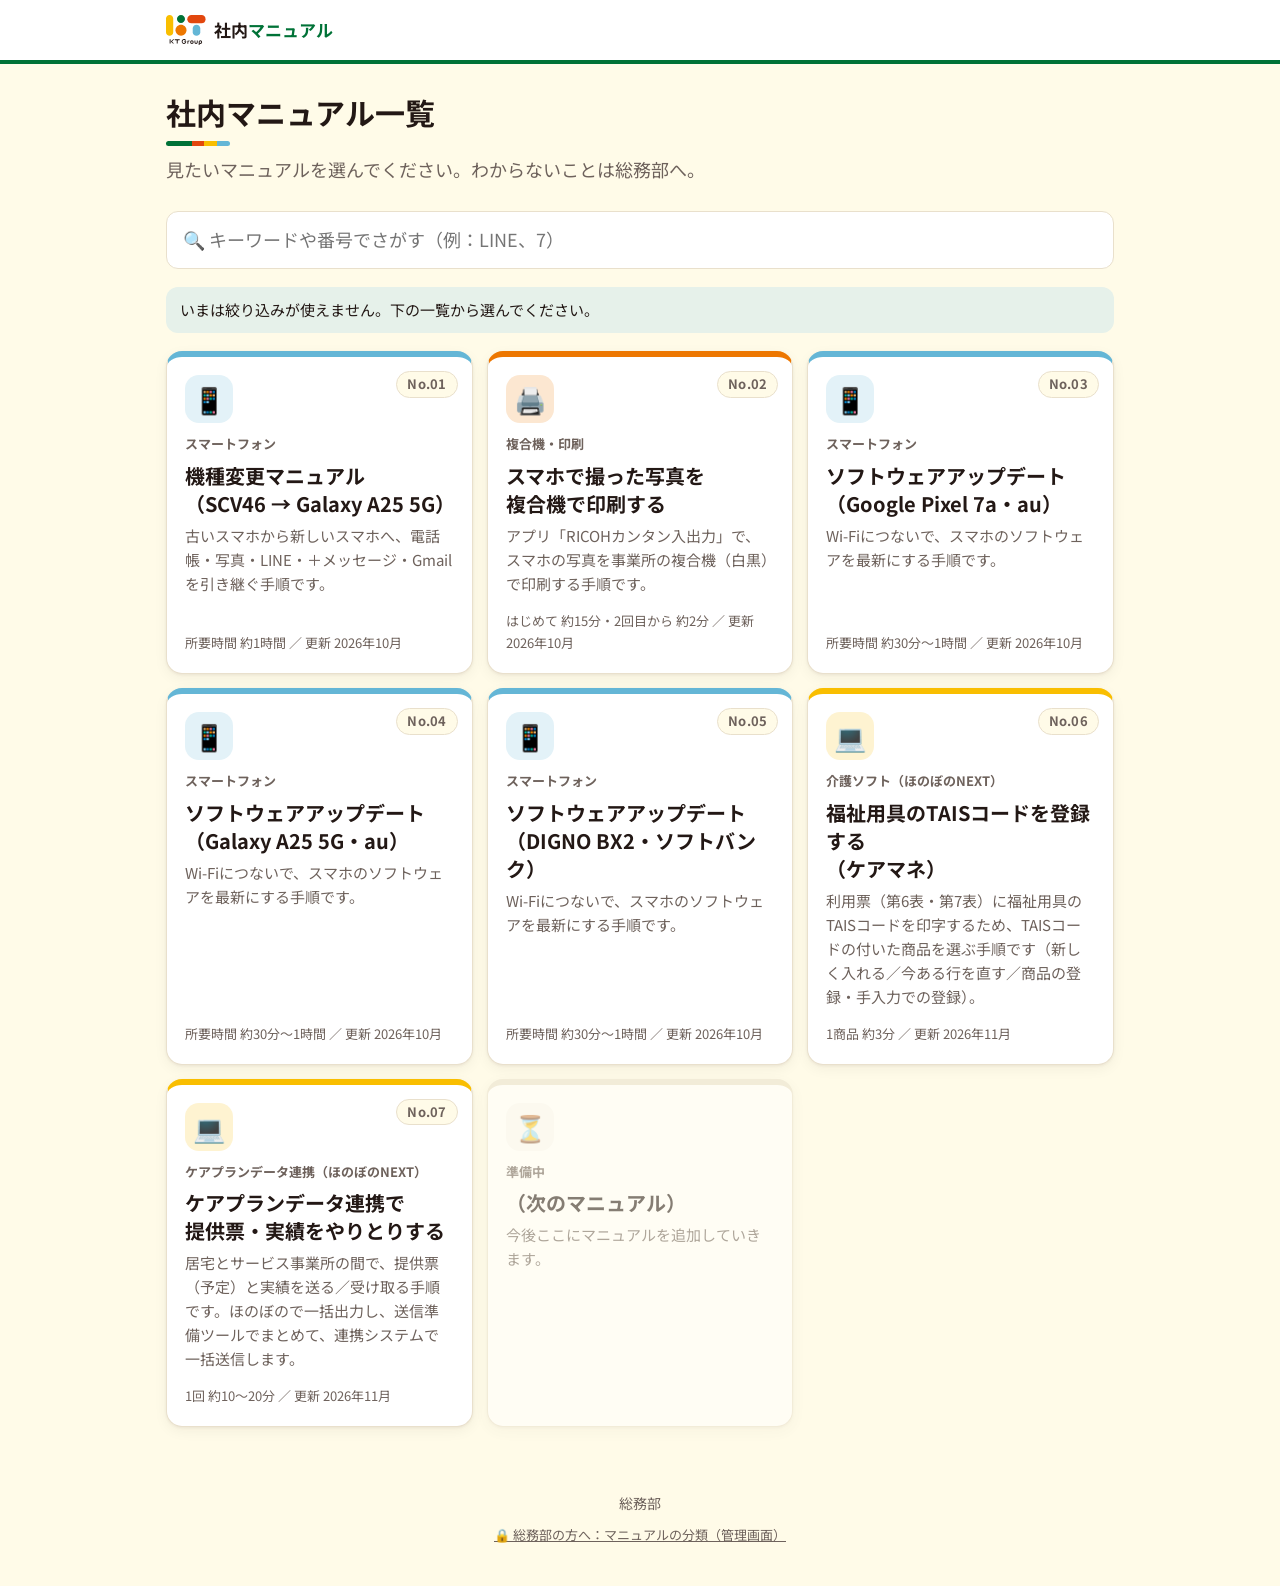
<file: index.html>
<!doctype html>
<html lang="ja">
<head>
<meta charset="utf-8">
<meta name="viewport" content="width=device-width, initial-scale=1">
<meta name="robots" content="noindex, nofollow">
<title>社内マニュアル</title>
<link rel="stylesheet" href="assets/style.css">
</head>
<body>
<header class="site-head">
  <div class="wrap">
    <a class="logo" href="index.html"><img class="logo-img" src="assets/kt-logo.svg" alt="KTグループ">社内<span>マニュアル</span></a>
  </div>
</header>

<main class="wrap">
  <div class="hero">
    <h1>社内マニュアル一覧</h1>
    <p>見たいマニュアルを選んでください。わからないことは総務部へ。</p>
  </div>

  <p><input id="search" class="search" type="search" placeholder="🔍 キーワードや番号でさがす（例：LINE、7）"></p>

  <!-- 絞り込みボタン（中身は assets/top.js が作る。分類は総務部の管理画面 admin.html で決める） -->
  <div id="filters" class="filters" hidden></div>
  <p id="filter-note" class="filter-note" hidden>いまは絞り込みが使えません。下の一覧から選んでください。</p>
  <p id="no-result" class="filter-note" hidden>あてはまるマニュアルがありません。ボタンの「全て」を押すと、すべて表示されます。</p>

  <div class="cards">
    <!-- ▼ マニュアルを追加するときは、この <a class="card …"> … </a> をコピーして書きかえてください
         番号：data-no と <span class="no"> に、今ある一番大きい番号＋1を入れる（番号は使い回さない）
         色とアイコン：c-phone 📱（スマホ）／c-print 🖨️（複合機）／c-care 💻（介護ソフト）／c-pc 🖥️（パソコン） ▼ -->
    <a class="card c-phone" href="manuals/smartphone-kishuhenko/index.html" data-no="1">
      <span class="card-ic" aria-hidden="true">📱</span>
      <span class="no">No.01</span>
      <span class="cat">スマートフォン</span>
      <h2>機種変更マニュアル<br>（SCV46 → Galaxy A25 5G）</h2>
      <p>古いスマホから新しいスマホへ、電話帳・写真・LINE・＋メッセージ・Gmailを引き継ぐ手順です。</p>
      <span class="foot">所要時間 約1時間 ／ 更新 2026年10月</span>
    </a>
    <!-- ▲ ここまで ▲ -->

    <a class="card c-print" href="manuals/fukugoki-smaho-print/index.html" data-no="2">
      <span class="card-ic" aria-hidden="true">🖨️</span>
      <span class="no">No.02</span>
      <span class="cat">複合機・印刷</span>
      <h2>スマホで撮った写真を<br>複合機で印刷する</h2>
      <p>アプリ「RICOHカンタン入出力」で、スマホの写真を事業所の複合機（白黒）で印刷する手順です。</p>
      <span class="foot">はじめて 約15分・2回目から 約2分 ／ 更新 2026年10月</span>
    </a>

    <a class="card c-phone" href="manuals/smartphone-update-pixel7a/index.html" data-no="3">
      <span class="card-ic" aria-hidden="true">📱</span>
      <span class="no">No.03</span>
      <span class="cat">スマートフォン</span>
      <h2>ソフトウェアアップデート<br>（Google Pixel 7a・au）</h2>
      <p>Wi-Fiにつないで、スマホのソフトウェアを最新にする手順です。</p>
      <span class="foot">所要時間 約30分〜1時間 ／ 更新 2026年10月</span>
    </a>

    <a class="card c-phone" href="manuals/smartphone-update-galaxya25/index.html" data-no="4">
      <span class="card-ic" aria-hidden="true">📱</span>
      <span class="no">No.04</span>
      <span class="cat">スマートフォン</span>
      <h2>ソフトウェアアップデート<br>（Galaxy A25 5G・au）</h2>
      <p>Wi-Fiにつないで、スマホのソフトウェアを最新にする手順です。</p>
      <span class="foot">所要時間 約30分〜1時間 ／ 更新 2026年10月</span>
    </a>

    <a class="card c-phone" href="manuals/smartphone-update-dignobx2/index.html" data-no="5">
      <span class="card-ic" aria-hidden="true">📱</span>
      <span class="no">No.05</span>
      <span class="cat">スマートフォン</span>
      <h2>ソフトウェアアップデート<br>（DIGNO BX2・ソフトバンク）</h2>
      <p>Wi-Fiにつないで、スマホのソフトウェアを最新にする手順です。</p>
      <span class="foot">所要時間 約30分〜1時間 ／ 更新 2026年10月</span>
    </a>

    <a class="card c-care" href="manuals/honobono-tais-touroku/index.html" data-no="6">
      <span class="card-ic" aria-hidden="true">💻</span>
      <span class="no">No.06</span>
      <span class="cat">介護ソフト（ほのぼのNEXT）</span>
      <h2>福祉用具のTAISコードを登録する<br>（ケアマネ）</h2>
      <p>利用票（第6表・第7表）に福祉用具のTAISコードを印字するため、TAISコードの付いた商品を選ぶ手順です（新しく入れる／今ある行を直す／商品の登録・手入力での登録）。</p>
      <span class="foot">1商品 約3分 ／ 更新 2026年11月</span>
    </a>

    <a class="card c-care" href="manuals/careplan-data-renkei/index.html" data-no="7">
      <span class="card-ic" aria-hidden="true">💻</span>
      <span class="no">No.07</span>
      <span class="cat">ケアプランデータ連携（ほのぼのNEXT）</span>
      <h2>ケアプランデータ連携で<br>提供票・実績をやりとりする</h2>
      <p>居宅とサービス事業所の間で、提供票（予定）と実績を送る／受け取る手順です。ほのぼので一括出力し、送信準備ツールでまとめて、連携システムで一括送信します。</p>
      <span class="foot">1回 約10〜20分 ／ 更新 2026年11月</span>
    </a>

    <a class="card soon" href="#">
      <span class="card-ic" aria-hidden="true">⏳</span>
      <span class="cat">準備中</span>
      <h2>（次のマニュアル）</h2>
      <p>今後ここにマニュアルを追加していきます。</p>
    </a>
  </div>
</main>

<footer class="site-foot">
  総務部
  <div class="admin-link"><a href="admin.html">🔒 総務部の方へ：マニュアルの分類（管理画面）</a></div>
</footer>
<script src="assets/manual.js"></script>
<script src="assets/config.js"></script>
<script src="assets/top.js"></script>
</body>
</html>
</file>
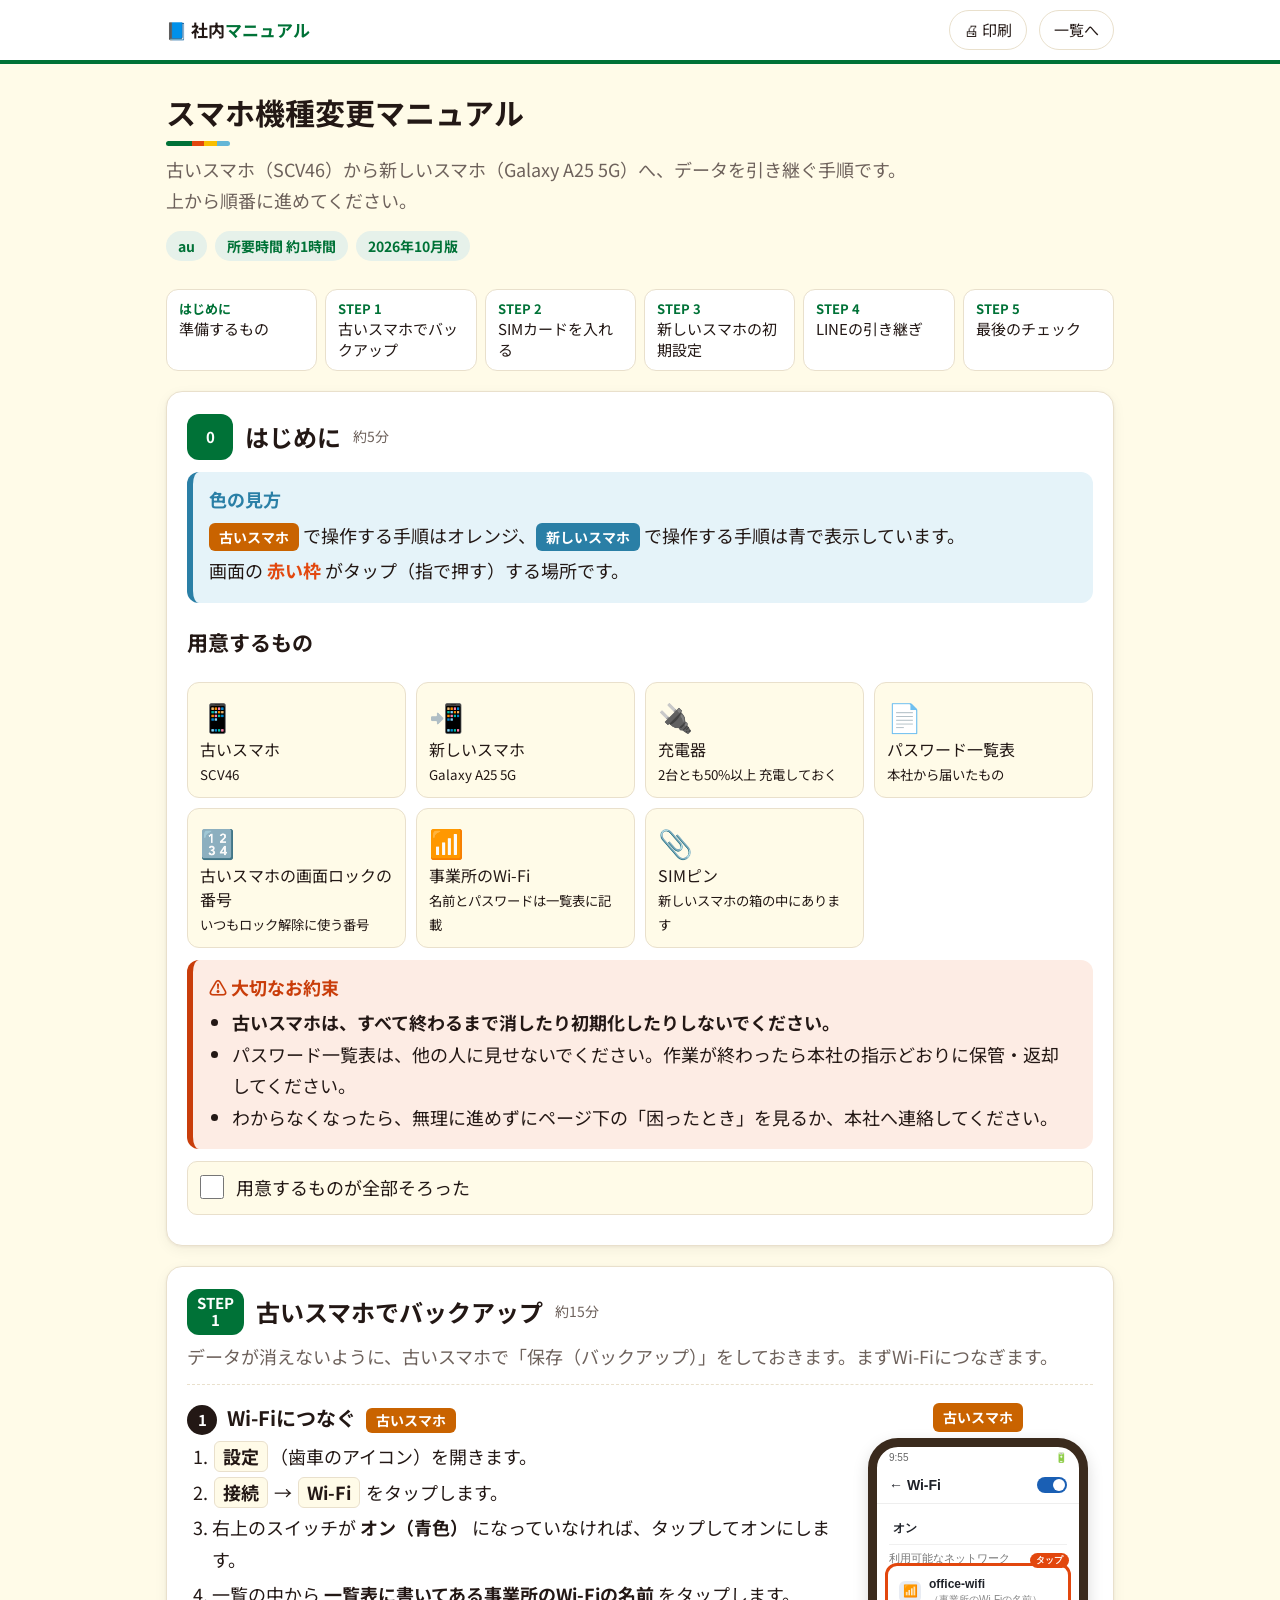
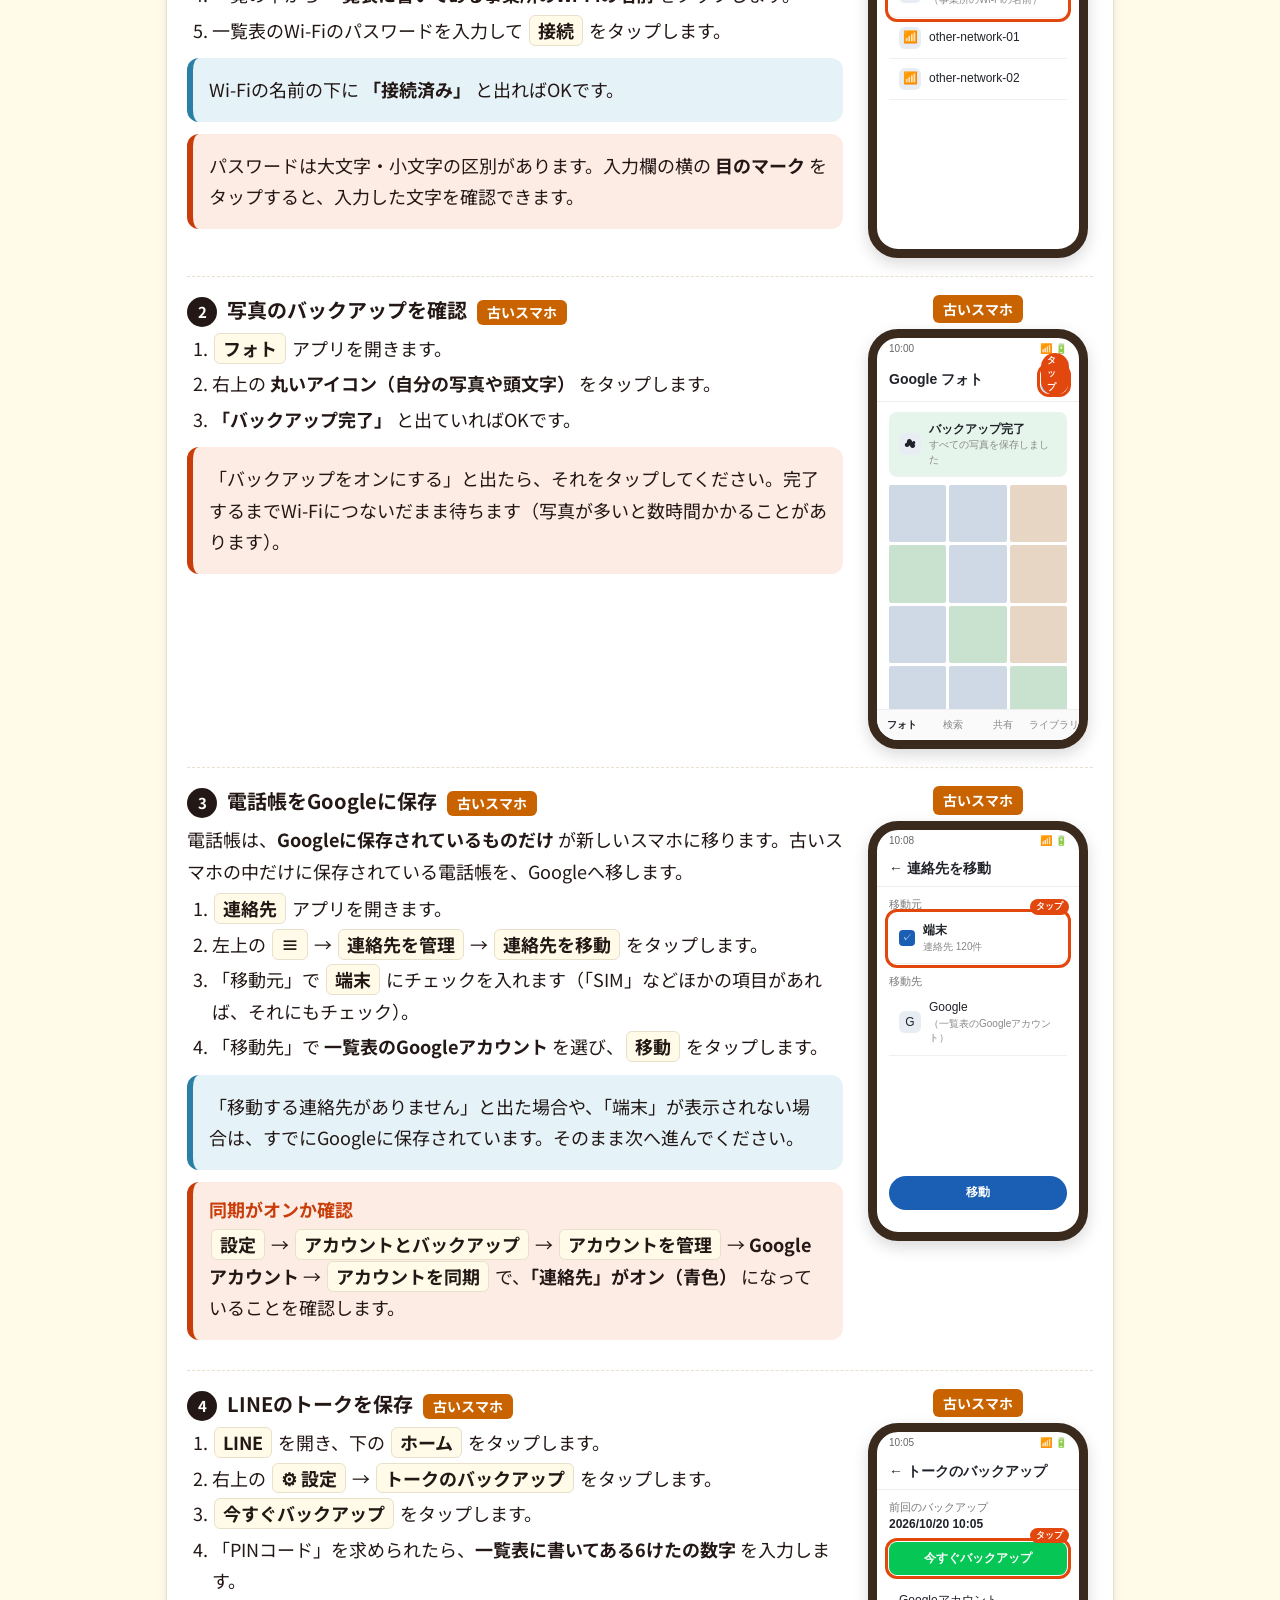
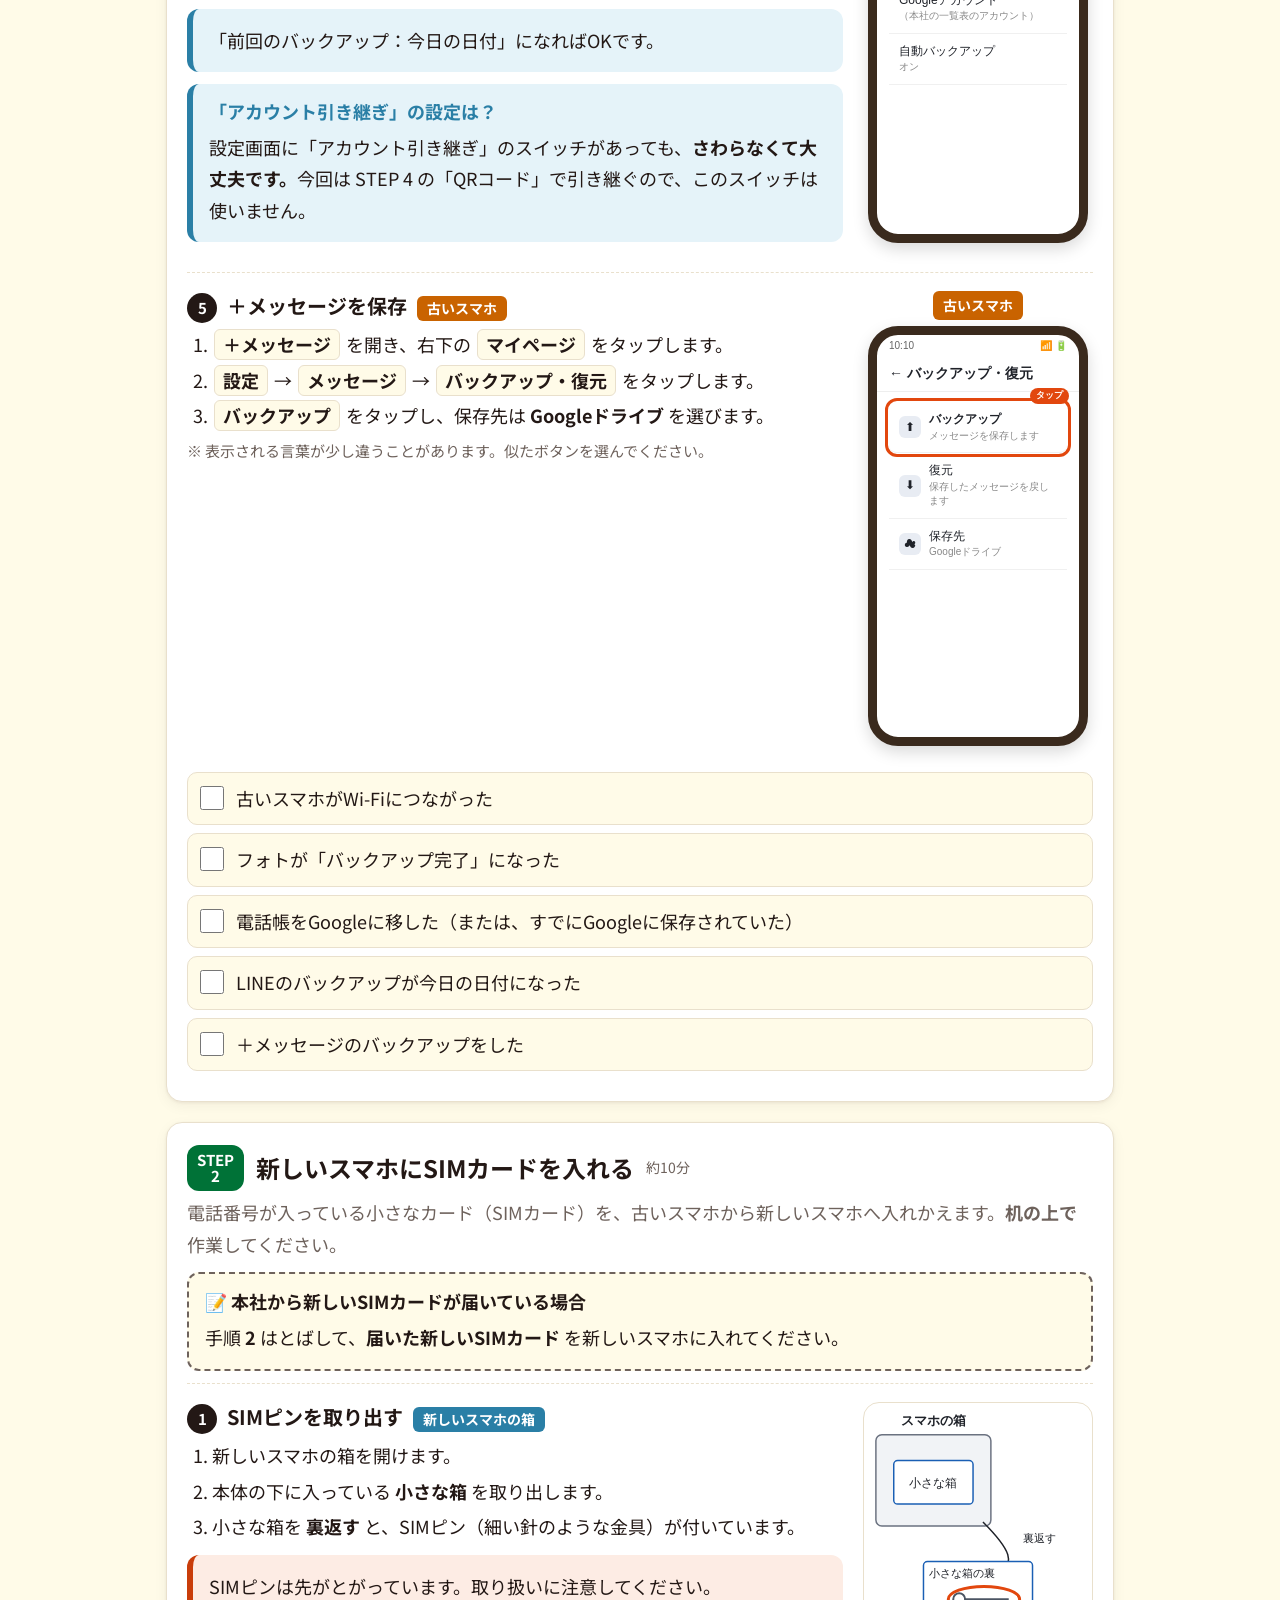
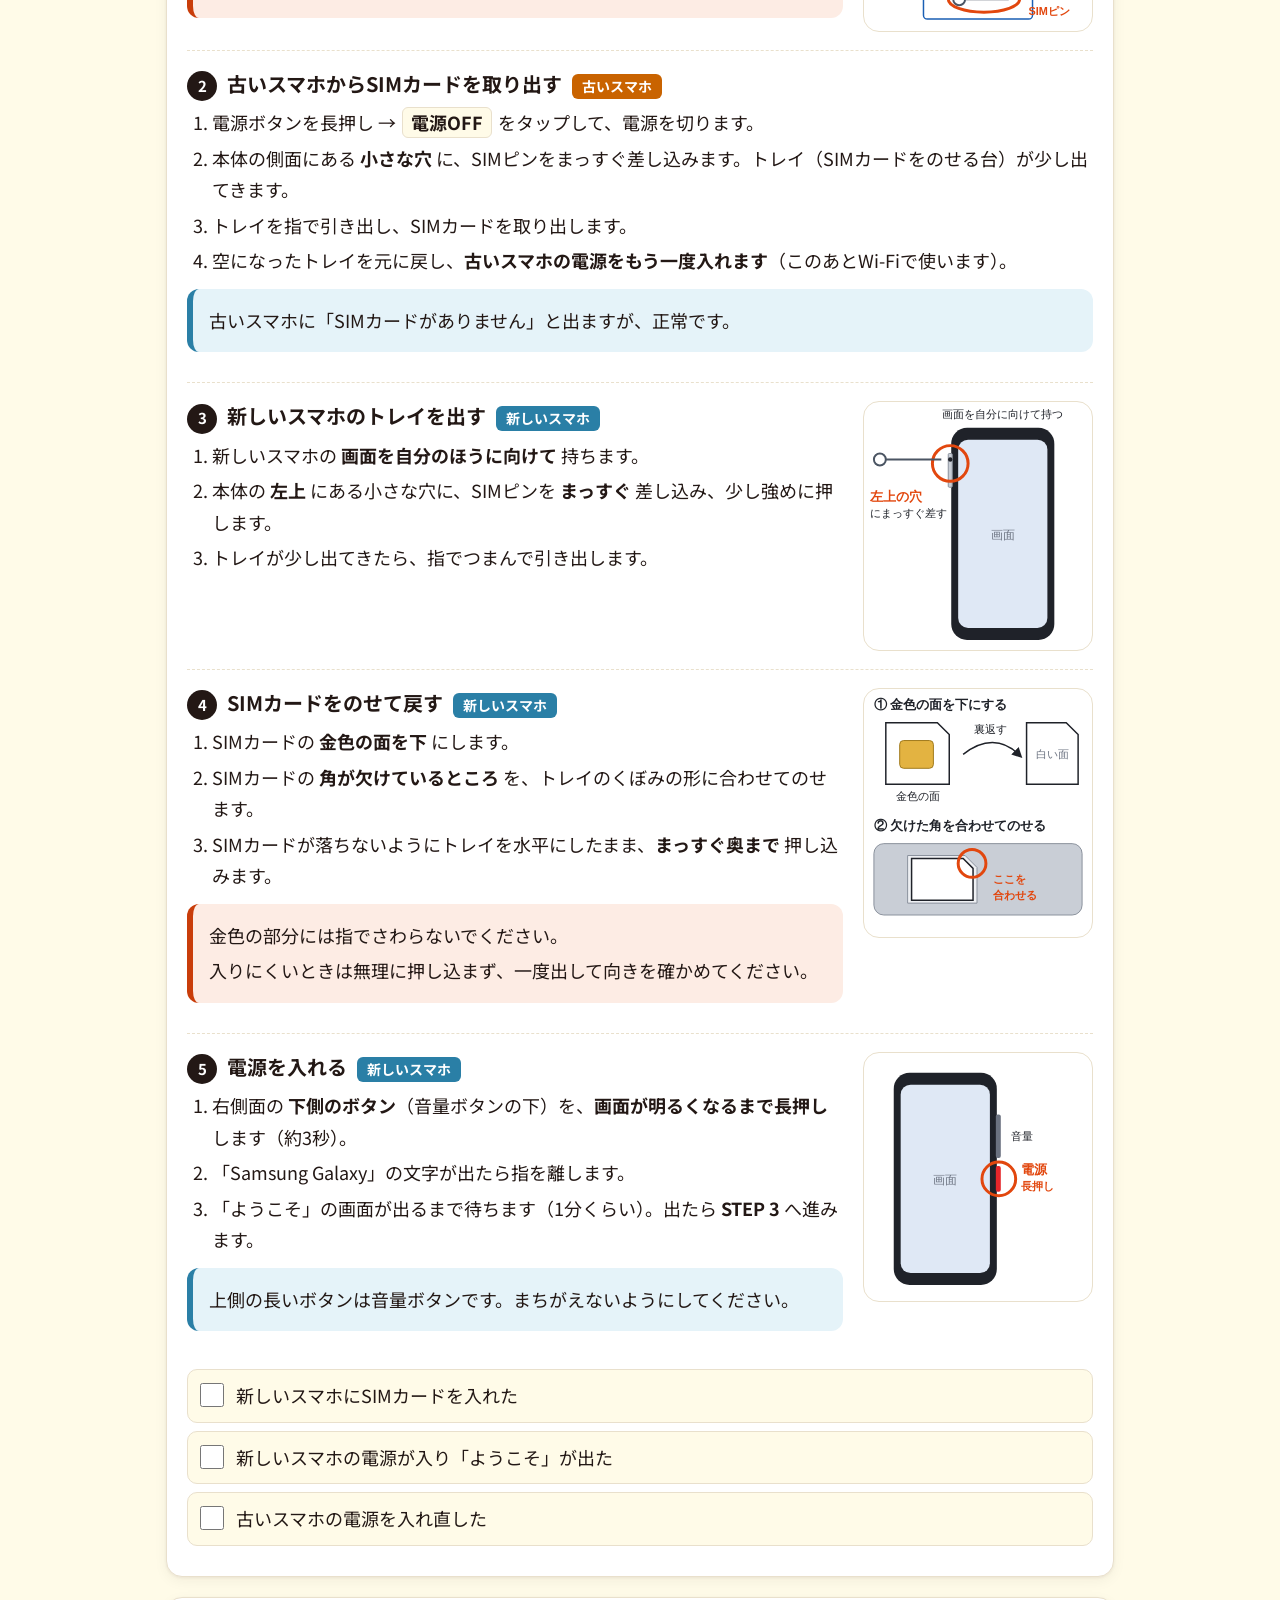
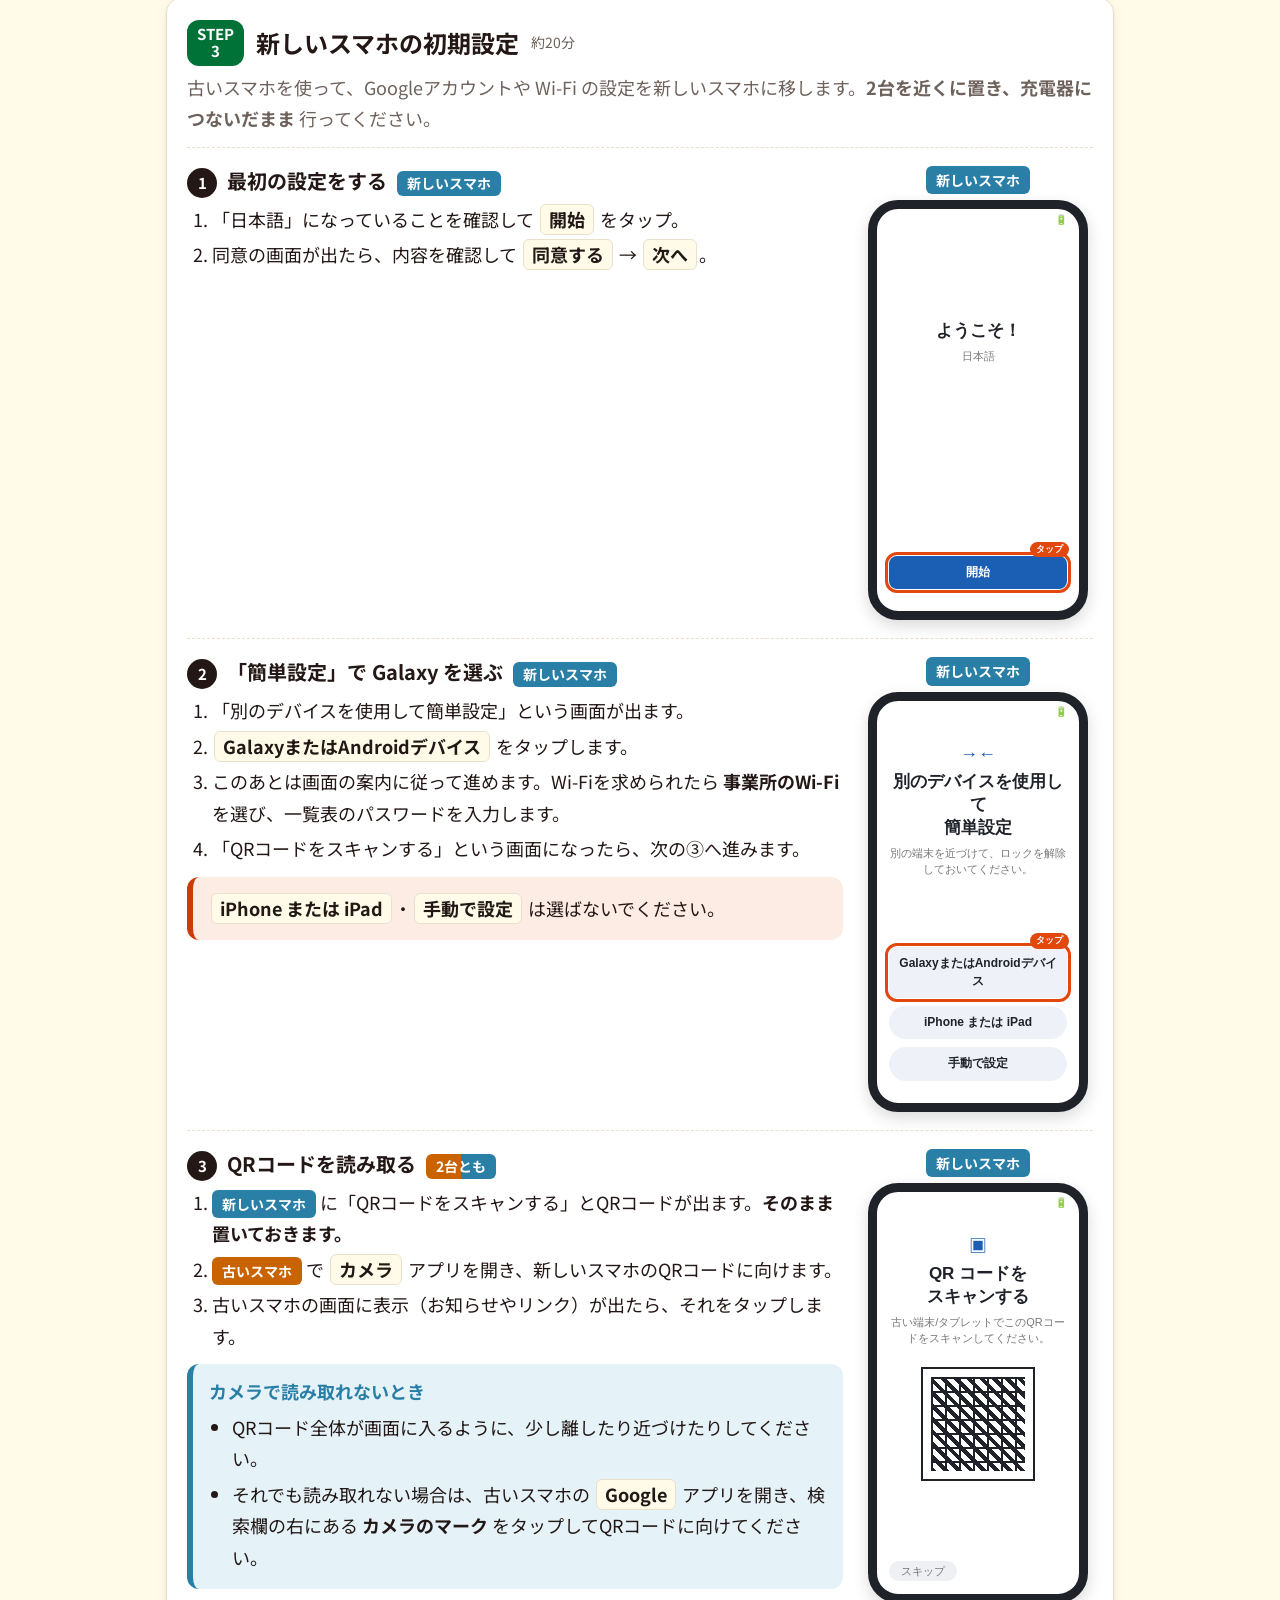
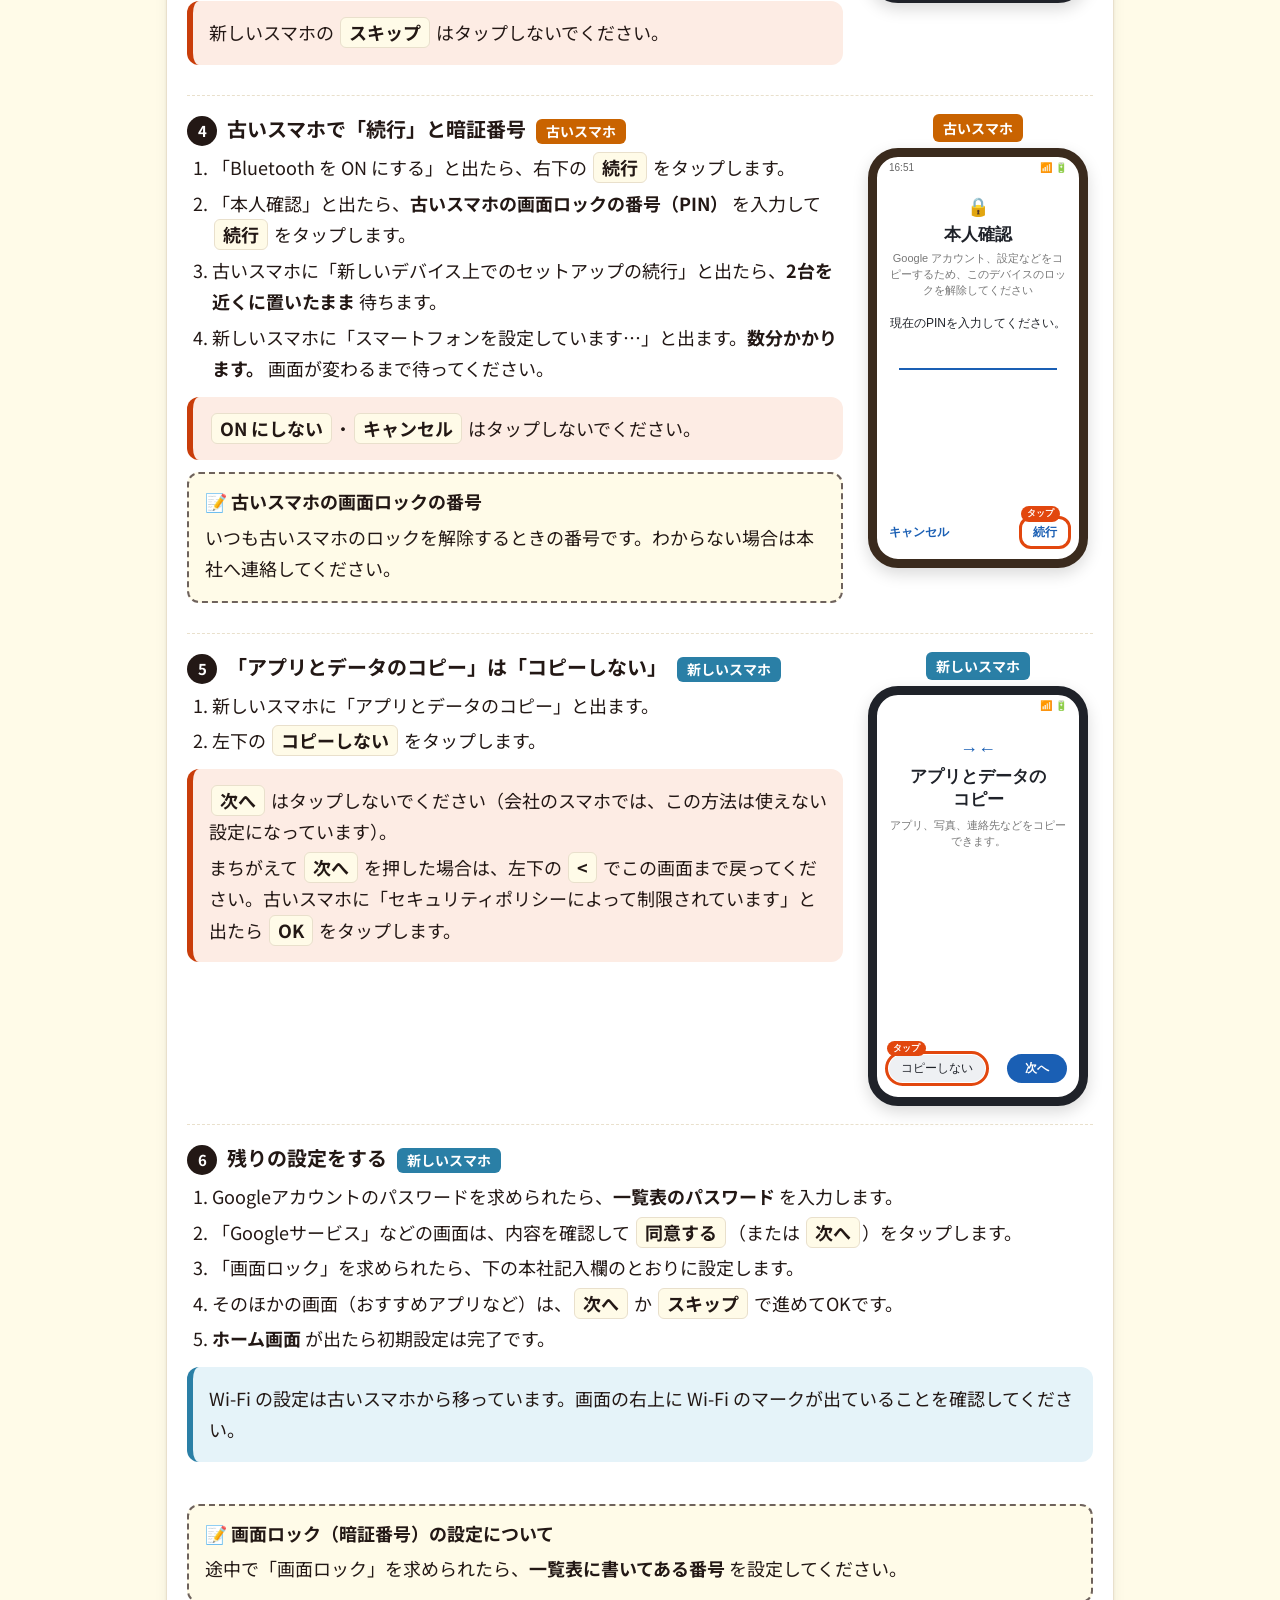
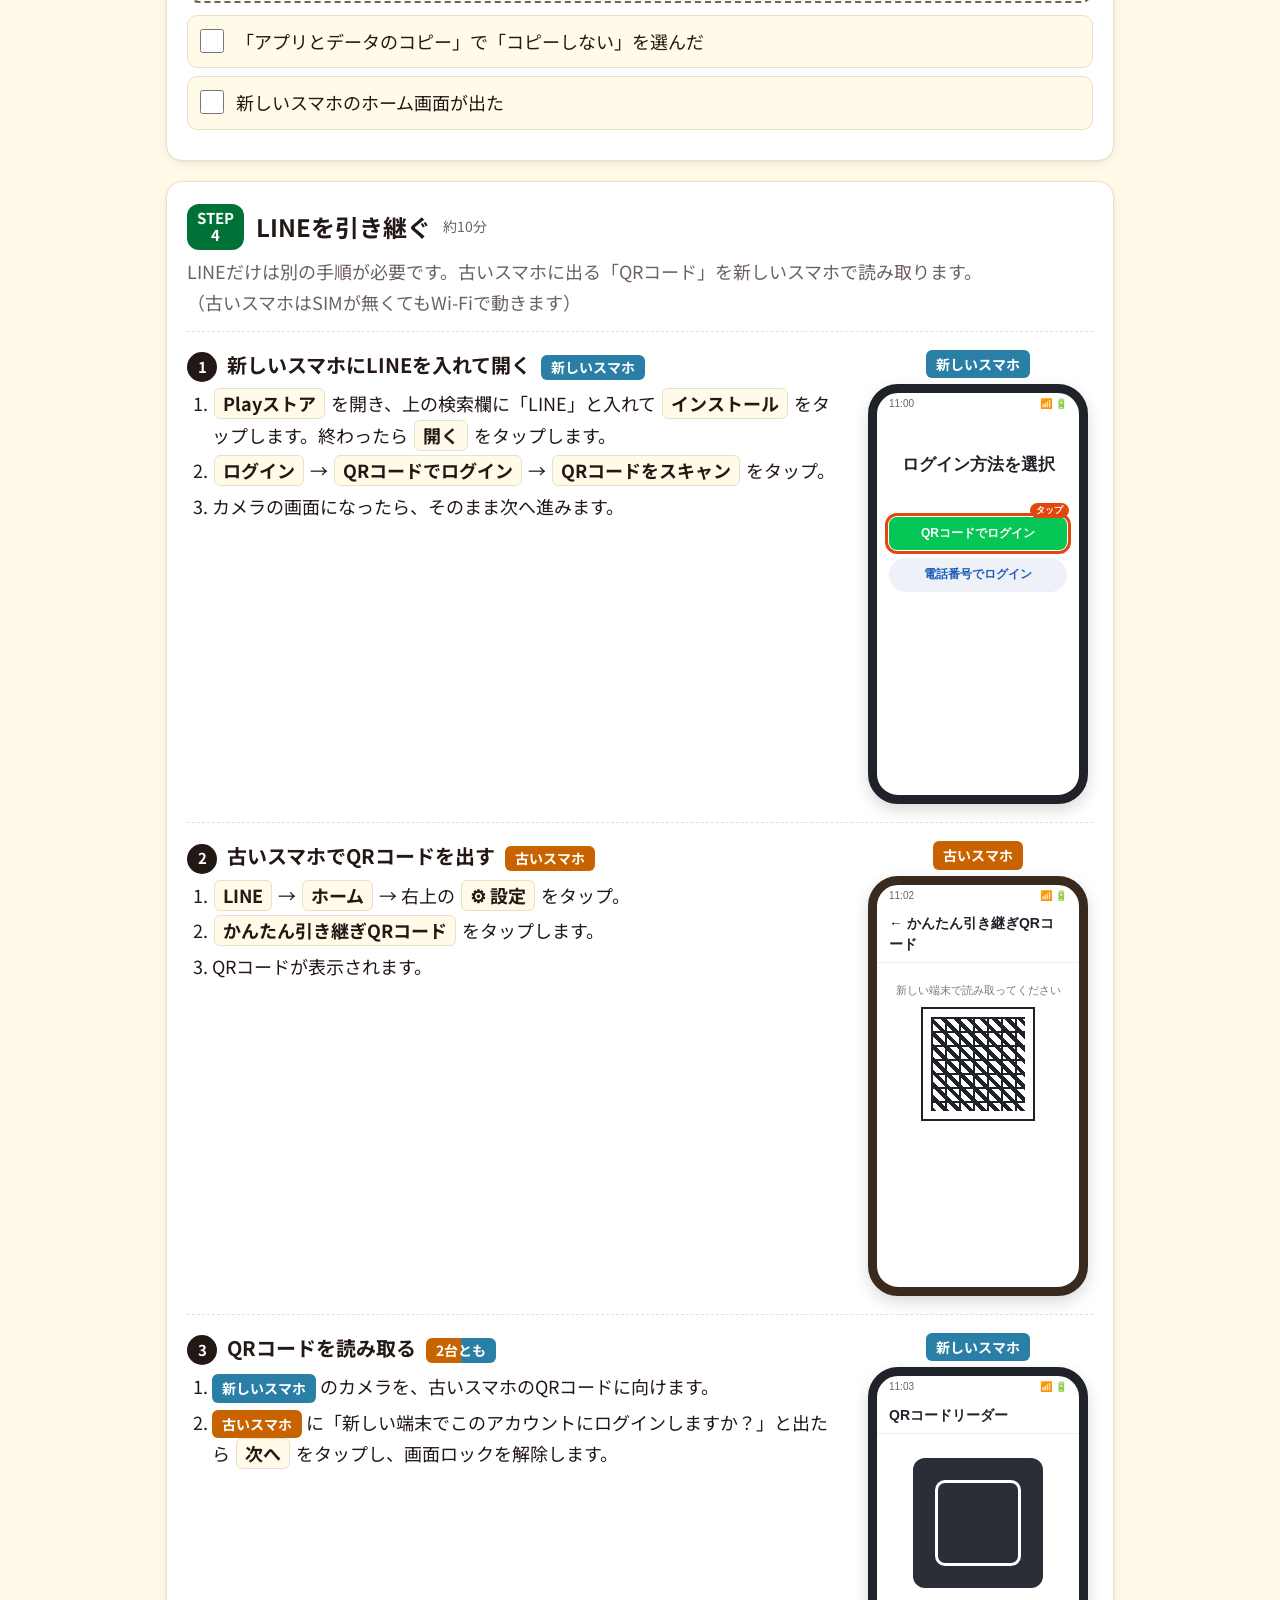
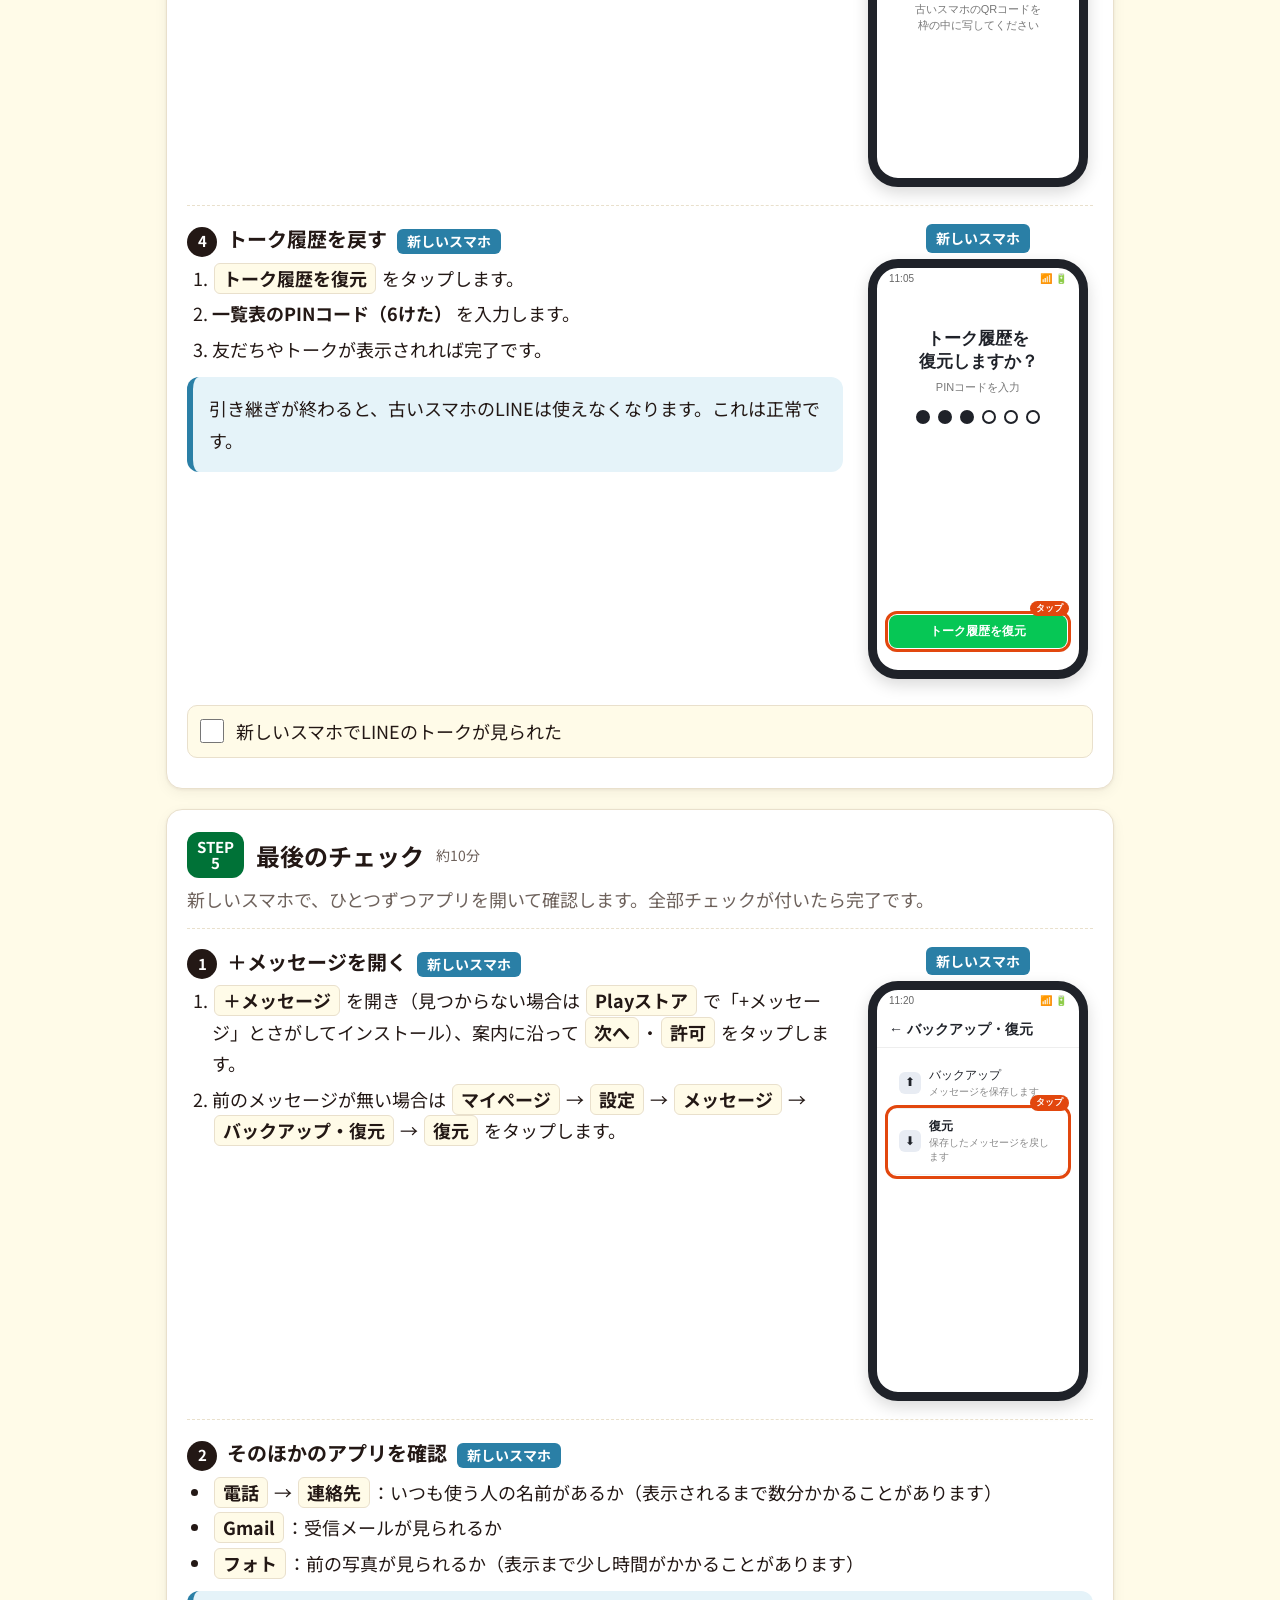
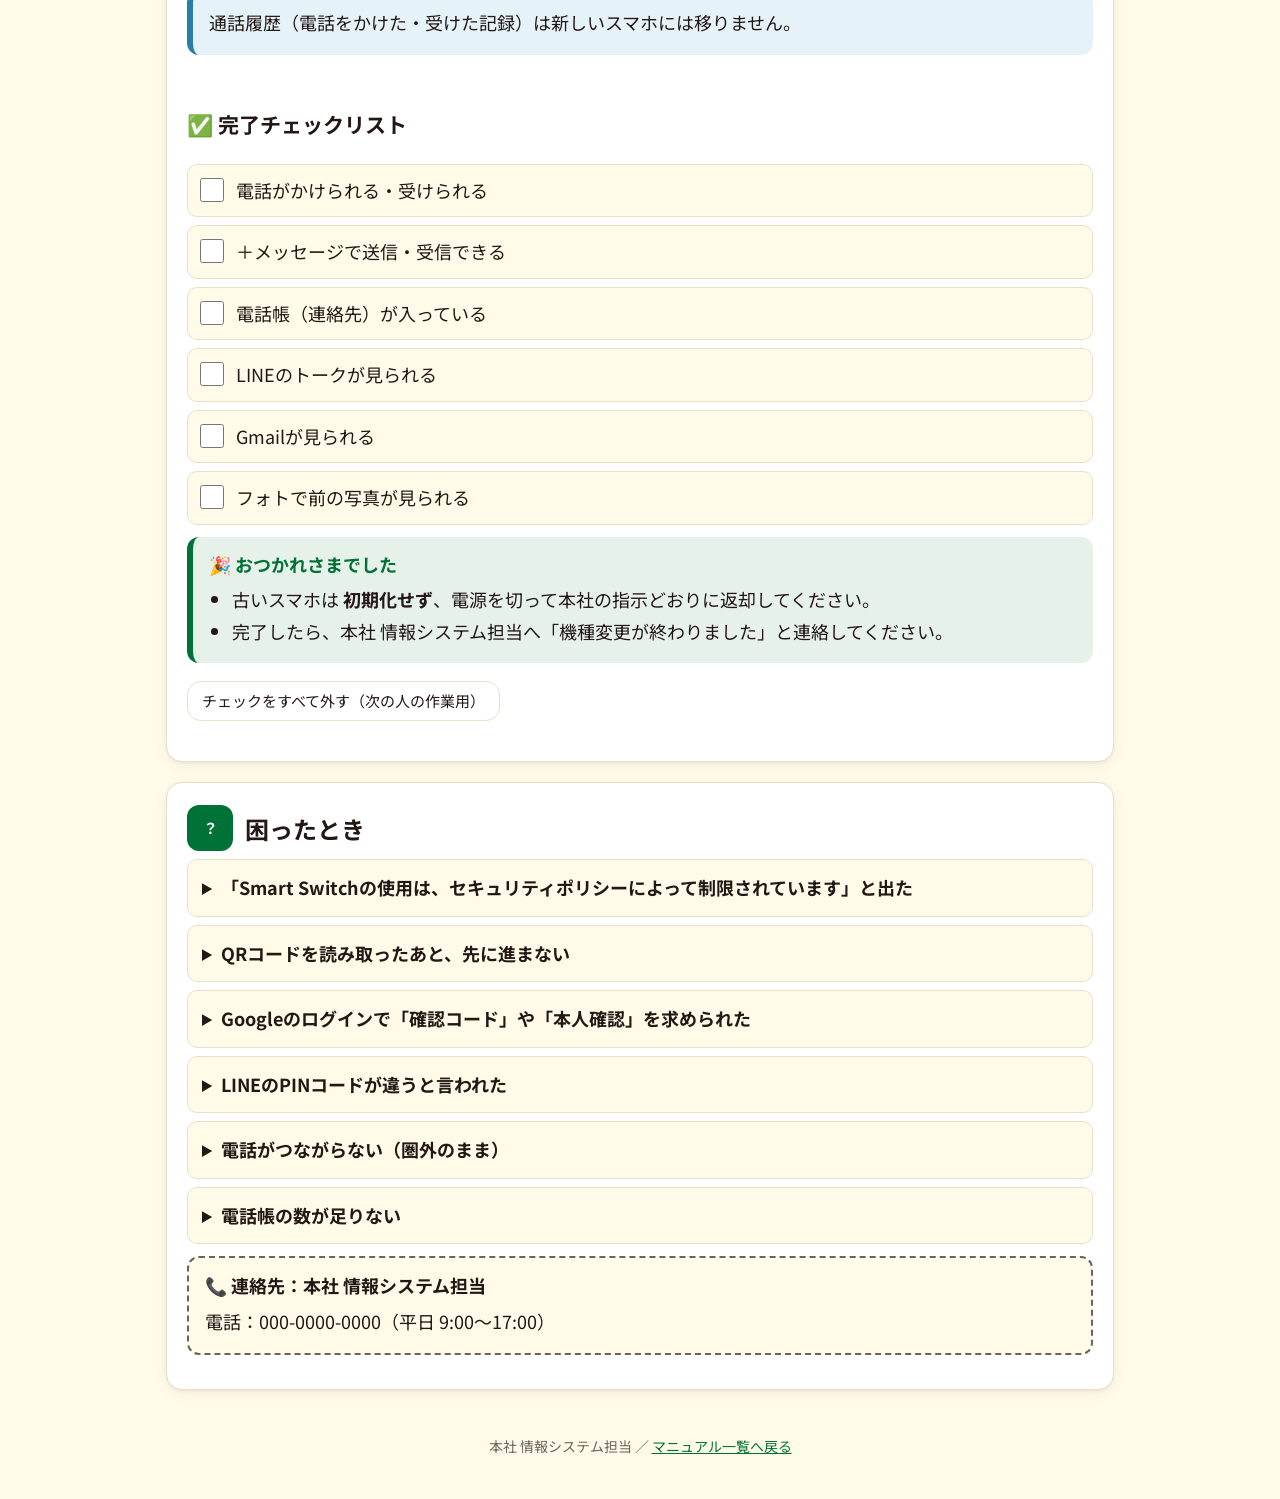
<file: kishuhenko/index.html>
<!doctype html>
<html lang="ja">
<head>
<meta charset="utf-8">
<meta name="viewport" content="width=device-width, initial-scale=1">
<meta name="robots" content="noindex, nofollow">
<title>機種変更マニュアル</title>
<link rel="stylesheet" href="../assets/style.css">
</head>
<body>
<header class="site-head">
  <div class="wrap">
    <a class="logo" href="../index.html">📘 社内<span>マニュアル</span></a>
    <span class="spacer"></span>
    <button class="btn-ghost no-print" id="print-page" type="button">🖨 印刷</button>
    <a class="btn-ghost no-print" href="../index.html">一覧へ</a>
  </div>
</header>

<main class="wrap">
  <div class="hero">
    <h1>スマホ機種変更マニュアル</h1>
    <p>古いスマホ（SCV46）から新しいスマホ（Galaxy A25 5G）へ、データを引き継ぐ手順です。<br>上から順番に進めてください。</p>
    <div class="meta">
      <span class="chip">au</span><span class="chip">所要時間 約1時間</span><span class="chip">2026年10月版</span>
    </div>
  </div>

  <ul class="toc no-print">
    <li><a href="#s0"><b>はじめに</b>準備するもの</a></li>
    <li><a href="#s1"><b>STEP 1</b>古いスマホでバックアップ</a></li>
    <li><a href="#s2"><b>STEP 2</b>SIMカードを入れる</a></li>
    <li><a href="#s3"><b>STEP 3</b>新しいスマホの初期設定</a></li>
    <li><a href="#s4"><b>STEP 4</b>LINEの引き継ぎ</a></li>
    <li><a href="#s5"><b>STEP 5</b>最後のチェック</a></li>
  </ul>

  <!-- ============================ はじめに ============================ -->
  <section class="section" id="s0">
    <h2><span class="num">0</span>はじめに<span class="time">約5分</span></h2>

    <div class="box info">
      <span class="ttl">色の見方</span>
      <p><span class="who old">古いスマホ</span> で操作する手順はオレンジ、<span class="who new">新しいスマホ</span> で操作する手順は青で表示しています。</p>
      <p>画面の <span style="color:var(--tap);font-weight:700">赤い枠</span> がタップ（指で押す）する場所です。</p>
    </div>

    <h3>用意するもの</h3>
    <div class="items">
      <div><span class="ic">📱</span>古いスマホ<br><small>SCV46</small></div>
      <div><span class="ic">📲</span>新しいスマホ<br><small>Galaxy A25 5G</small></div>
      <div><span class="ic">🔌</span>充電器<br><small>2台とも50%以上 充電しておく</small></div>
      <div><span class="ic">📄</span>パスワード一覧表<br><small>本社から届いたもの</small></div>
      <div><span class="ic">🔢</span>古いスマホの画面ロックの番号<br><small>いつもロック解除に使う番号</small></div>
      <div><span class="ic">📶</span>事業所のWi-Fi<br><small>名前とパスワードは一覧表に記載</small></div>
      <div><span class="ic">📎</span>SIMピン<br><small>新しいスマホの箱の中にあります</small></div>
    </div>

    <div class="box warn">
      <span class="ttl">⚠ 大切なお約束</span>
      <ul>
        <li><b>古いスマホは、すべて終わるまで消したり初期化したりしないでください。</b></li>
        <li>パスワード一覧表は、他の人に見せないでください。作業が終わったら本社の指示どおりに保管・返却してください。</li>
        <li>わからなくなったら、無理に進めずにページ下の「困ったとき」を見るか、本社へ連絡してください。</li>
      </ul>
    </div>

    <ul class="check">
      <li><label><input type="checkbox" id="c0-1"><span>用意するものが全部そろった</span></label></li>
    </ul>
  </section>

  <!-- ============================ STEP 1 ============================ -->
  <section class="section" id="s1">
    <h2><span class="num">STEP<br>1</span>古いスマホでバックアップ<span class="time">約15分</span></h2>
    <p class="lead">データが消えないように、古いスマホで「保存（バックアップ）」をしておきます。まずWi-Fiにつなぎます。</p>

    <div class="step">
      <div>
        <h3><span class="n">1</span>Wi-Fiにつなぐ <span class="who old">古いスマホ</span></h3>
        <ol>
          <li><span class="k">設定</span>（歯車のアイコン）を開きます。</li>
          <li><span class="k">接続</span> → <span class="k">Wi-Fi</span> をタップします。</li>
          <li>右上のスイッチが <b>オン（青色）</b> になっていなければ、タップしてオンにします。</li>
          <li>一覧の中から <b>一覧表に書いてある事業所のWi-Fiの名前</b> をタップします。</li>
          <li>一覧表のWi-Fiのパスワードを入力して <span class="k">接続</span> をタップします。</li>
        </ol>
        <div class="box info"><p>Wi-Fiの名前の下に <b>「接続済み」</b> と出ればOKです。</p></div>
        <div class="box warn"><p>パスワードは大文字・小文字の区別があります。入力欄の横の <b>目のマーク</b> をタップすると、入力した文字を確認できます。</p></div>
      </div>
      <figure class="shot">
        <figcaption><span class="who old">古いスマホ</span></figcaption>
        <div class="phone old">
          <div class="sb"><span>9:55</span><span>🔋</span></div>
          <div class="app">← Wi-Fi<span style="margin-left:auto;display:inline-block;width:30px;height:16px;border-radius:99px;background:#1a5fb4;position:relative"><i style="position:absolute;right:2px;top:2px;width:12px;height:12px;border-radius:50%;background:#fff"></i></span></div>
          <div class="body">
            <div class="row" style="padding:6px 4px"><b>オン</b></div>
            <div class="muted" style="margin-top:6px">利用可能なネットワーク</div>
            <div class="row tap"><span class="ico">📶</span><div><b>office-wifi</b><small>（事業所のWi-Fiの名前）</small></div></div>
            <div class="row"><span class="ico">📶</span><div>other-network-01</div></div>
            <div class="row"><span class="ico">📶</span><div>other-network-02</div></div>
          </div>
        </div>
      </figure>
    </div>

    <div class="step">
      <div>
        <h3><span class="n">2</span>写真のバックアップを確認 <span class="who old">古いスマホ</span></h3>
        <ol>
          <li><span class="k">フォト</span> アプリを開きます。</li>
          <li>右上の <b>丸いアイコン（自分の写真や頭文字）</b> をタップします。</li>
          <li><b>「バックアップ完了」</b> と出ていればOKです。</li>
        </ol>
        <div class="box warn"><p>「バックアップをオンにする」と出たら、それをタップしてください。完了するまでWi-Fiにつないだまま待ちます（写真が多いと数時間かかることがあります）。</p></div>
      </div>
      <figure class="shot">
        <figcaption><span class="who old">古いスマホ</span></figcaption>
        <div class="phone old">
          <div class="sb"><span>10:00</span><span>📶 🔋</span></div>
          <div class="app">Google フォト<span style="margin-left:auto" class="avatar tap"></span></div>
          <div class="body">
            <div class="row" style="background:#e6f5ec;border-radius:8px"><span class="ico">☁</span><div><b>バックアップ完了</b><small>すべての写真を保存しました</small></div></div>
            <div class="grid"><i></i><i></i><i></i><i></i><i></i><i></i><i></i><i></i><i></i><i></i><i></i><i></i></div>
          </div>
          <div class="tabs"><span class="on">フォト</span><span>検索</span><span>共有</span><span>ライブラリ</span></div>
        </div>
      </figure>
    </div>

    <div class="step">
      <div>
        <h3><span class="n">3</span>電話帳をGoogleに保存 <span class="who old">古いスマホ</span></h3>
        <p>電話帳は、<b>Googleに保存されているものだけ</b> が新しいスマホに移ります。古いスマホの中だけに保存されている電話帳を、Googleへ移します。</p>
        <ol>
          <li><span class="k">連絡先</span> アプリを開きます。</li>
          <li>左上の <span class="k">≡</span> → <span class="k">連絡先を管理</span> → <span class="k">連絡先を移動</span> をタップします。</li>
          <li>「移動元」で <span class="k">端末</span> にチェックを入れます（「SIM」などほかの項目があれば、それにもチェック）。</li>
          <li>「移動先」で <b>一覧表のGoogleアカウント</b> を選び、<span class="k">移動</span> をタップします。</li>
        </ol>
        <div class="box info"><p>「移動する連絡先がありません」と出た場合や、「端末」が表示されない場合は、すでにGoogleに保存されています。そのまま次へ進んでください。</p></div>
        <div class="box warn">
          <span class="ttl">同期がオンか確認</span>
          <p><span class="k">設定</span> → <span class="k">アカウントとバックアップ</span> → <span class="k">アカウントを管理</span> → <b>Googleアカウント</b> → <span class="k">アカウントを同期</span> で、<b>「連絡先」がオン（青色）</b> になっていることを確認します。</p>
        </div>
      </div>
      <figure class="shot">
        <figcaption><span class="who old">古いスマホ</span></figcaption>
        <div class="phone old">
          <div class="sb"><span>10:08</span><span>📶 🔋</span></div>
          <div class="app">← 連絡先を移動</div>
          <div class="body">
            <div class="muted">移動元</div>
            <div class="row tap" style="margin-bottom:10px"><span class="tick">✓</span><div><b>端末</b><small>連絡先 120件</small></div></div>
            <div class="muted">移動先</div>
            <div class="row"><span class="ico">G</span><div>Google<small>（一覧表のGoogleアカウント）</small></div></div>
          </div>
          <div class="bottom"><span class="pill">移動</span></div>
        </div>
      </figure>
    </div>

    <div class="step">
      <div>
        <h3><span class="n">4</span>LINEのトークを保存 <span class="who old">古いスマホ</span></h3>
        <ol>
          <li><span class="k">LINE</span> を開き、下の <span class="k">ホーム</span> をタップします。</li>
          <li>右上の <span class="k">⚙ 設定</span> → <span class="k">トークのバックアップ</span> をタップします。</li>
          <li><span class="k">今すぐバックアップ</span> をタップします。</li>
          <li>「PINコード」を求められたら、<b>一覧表に書いてある6けたの数字</b> を入力します。</li>
        </ol>
        <div class="box info"><p>「前回のバックアップ：今日の日付」になればOKです。</p></div>
        <div class="box info">
          <span class="ttl">「アカウント引き継ぎ」の設定は？</span>
          <p>設定画面に「アカウント引き継ぎ」のスイッチがあっても、<b>さわらなくて大丈夫です。</b>今回は STEP 4 の「QRコード」で引き継ぐので、このスイッチは使いません。</p>
        </div>
      </div>
      <figure class="shot">
        <figcaption><span class="who old">古いスマホ</span></figcaption>
        <div class="phone old">
          <div class="sb"><span>10:05</span><span>📶 🔋</span></div>
          <div class="app">← トークのバックアップ</div>
          <div class="body">
            <div class="muted">前回のバックアップ</div>
            <div><b>2026/10/20 10:05</b></div>
            <span class="pill line tap">今すぐバックアップ</span>
            <div class="row"><div>Googleアカウント<small>（本社の一覧表のアカウント）</small></div></div>
            <div class="row"><div>自動バックアップ<small>オン</small></div></div>
          </div>
        </div>
      </figure>
    </div>

    <div class="step">
      <div>
        <h3><span class="n">5</span>＋メッセージを保存 <span class="who old">古いスマホ</span></h3>
        <ol>
          <li><span class="k">＋メッセージ</span> を開き、右下の <span class="k">マイページ</span> をタップします。</li>
          <li><span class="k">設定</span> → <span class="k">メッセージ</span> → <span class="k">バックアップ・復元</span> をタップします。</li>
          <li><span class="k">バックアップ</span> をタップし、保存先は <b>Googleドライブ</b> を選びます。</li>
        </ol>
        <p class="muted" style="font-size:15px;color:var(--sub)">※ 表示される言葉が少し違うことがあります。似たボタンを選んでください。</p>
      </div>
      <figure class="shot">
        <figcaption><span class="who old">古いスマホ</span></figcaption>
        <div class="phone old">
          <div class="sb"><span>10:10</span><span>📶 🔋</span></div>
          <div class="app">← バックアップ・復元</div>
          <div class="body">
            <div class="row tap"><span class="ico">⬆</span><div><b>バックアップ</b><small>メッセージを保存します</small></div></div>
            <div class="row"><span class="ico">⬇</span><div>復元<small>保存したメッセージを戻します</small></div></div>
            <div class="row"><span class="ico">☁</span><div>保存先<small>Googleドライブ</small></div></div>
          </div>
        </div>
      </figure>
    </div>

    <ul class="check">
      <li><label><input type="checkbox" id="c1-0"><span>古いスマホがWi-Fiにつながった</span></label></li>
      <li><label><input type="checkbox" id="c1-1"><span>フォトが「バックアップ完了」になった</span></label></li>
      <li><label><input type="checkbox" id="c1-c"><span>電話帳をGoogleに移した（または、すでにGoogleに保存されていた）</span></label></li>
      <li><label><input type="checkbox" id="c1-2"><span>LINEのバックアップが今日の日付になった</span></label></li>
      <li><label><input type="checkbox" id="c1-3"><span>＋メッセージのバックアップをした</span></label></li>
    </ul>
  </section>

  <!-- ============================ STEP 2 ============================ -->
  <section class="section" id="s2">
    <h2><span class="num">STEP<br>2</span>新しいスマホにSIMカードを入れる<span class="time">約10分</span></h2>
    <p class="lead">電話番号が入っている小さなカード（SIMカード）を、古いスマホから新しいスマホへ入れかえます。<b>机の上で</b> 作業してください。</p>

    <div class="box hq">
      <span class="ttl">📝 本社から新しいSIMカードが届いている場合</span>
      <p>手順 <b>2</b> はとばして、<b>届いた新しいSIMカード</b> を新しいスマホに入れてください。</p>
    </div>

    <div class="step">
      <div>
        <h3><span class="n">1</span>SIMピンを取り出す <span class="who new">新しいスマホの箱</span></h3>
        <ol>
          <li>新しいスマホの箱を開けます。</li>
          <li>本体の下に入っている <b>小さな箱</b> を取り出します。</li>
          <li>小さな箱を <b>裏返す</b> と、SIMピン（細い針のような金具）が付いています。</li>
        </ol>
        <div class="box warn"><p>SIMピンは先がとがっています。取り扱いに注意してください。</p></div>
      </div>
      <figure class="shot illust">
        <svg viewBox="0 0 230 230" role="img" aria-label="箱の中の小さな箱を裏返すとSIMピンがある">
          <text x="70" y="22" text-anchor="middle" class="t b">スマホの箱</text>
          <rect x="12" y="32" width="116" height="92" rx="6" class="box-out"/>
          <rect x="30" y="58" width="80" height="44" rx="4" class="box-in"/>
          <text x="70" y="85" text-anchor="middle" class="t">小さな箱</text>
          <path d="M120 120 C 150 150, 150 160, 140 172" class="arrow" marker-end="url(#ah1)"/>
          <text x="160" y="140" class="t s">裏返す</text>
          <rect x="60" y="160" width="110" height="58" rx="4" class="box-in"/>
          <text x="66" y="176" class="t s">小さな箱の裏</text>
          <circle cx="96" cy="198" r="6" class="pin"/>
          <line x1="102" y1="198" x2="146" y2="198" class="pin" stroke-width="3"/>
          <ellipse cx="121" cy="198" rx="36" ry="13" class="ring"/>
          <text x="166" y="214" class="t s red">SIMピン</text>
          <defs><marker id="ah1" viewBox="0 0 10 10" refX="5" refY="5" markerWidth="7" markerHeight="7" orient="auto-start-reverse"><path d="M0 0 L10 5 L0 10 z" fill="#1f2229"/></marker></defs>
        </svg>
      </figure>
    </div>

    <div class="step no-shot">
      <div>
        <h3><span class="n">2</span>古いスマホからSIMカードを取り出す <span class="who old">古いスマホ</span></h3>
        <ol>
          <li>電源ボタンを長押し → <span class="k">電源OFF</span> をタップして、電源を切ります。</li>
          <li>本体の側面にある <b>小さな穴</b> に、SIMピンをまっすぐ差し込みます。トレイ（SIMカードをのせる台）が少し出てきます。</li>
          <li>トレイを指で引き出し、SIMカードを取り出します。</li>
          <li>空になったトレイを元に戻し、<b>古いスマホの電源をもう一度入れます</b>（このあとWi-Fiで使います）。</li>
        </ol>
        <div class="box info"><p>古いスマホに「SIMカードがありません」と出ますが、正常です。</p></div>
      </div>
    </div>

    <div class="step">
      <div>
        <h3><span class="n">3</span>新しいスマホのトレイを出す <span class="who new">新しいスマホ</span></h3>
        <ol>
          <li>新しいスマホの <b>画面を自分のほうに向けて</b> 持ちます。</li>
          <li>本体の <b>左上</b> にある小さな穴に、SIMピンを <b>まっすぐ</b> 差し込み、少し強めに押します。</li>
          <li>トレイが少し出てきたら、指でつまんで引き出します。</li>
        </ol>
      </div>
      <figure class="shot illust">
        <svg viewBox="0 0 230 250" role="img" aria-label="画面に向かって左上の穴にSIMピンを差す">
          <text x="140" y="16" text-anchor="middle" class="t s">画面を自分に向けて持つ</text>
          <rect x="88" y="26" width="104" height="214" rx="16" class="body"/>
          <rect x="95" y="38" width="90" height="190" rx="10" class="screen"/>
          <text x="140" y="138" text-anchor="middle" class="t sub">画面</text>
          <rect x="85" y="52" width="4" height="34" rx="1" class="tray"/>
          <circle cx="87" cy="58" r="2.2" fill="#1f2229"/>
          <circle cx="87" cy="62" r="18" class="ring"/>
          <line x1="22" y1="58" x2="78" y2="58" class="pin" stroke-width="3"/>
          <circle cx="16" cy="58" r="6" class="pin"/>
          <text x="6" y="100" class="t b red">左上の穴</text>
          <text x="6" y="116" class="t s">にまっすぐ差す</text>
        </svg>
      </figure>
    </div>

    <div class="step">
      <div>
        <h3><span class="n">4</span>SIMカードをのせて戻す <span class="who new">新しいスマホ</span></h3>
        <ol>
          <li>SIMカードの <b>金色の面を下</b> にします。</li>
          <li>SIMカードの <b>角が欠けているところ</b> を、トレイのくぼみの形に合わせてのせます。</li>
          <li>SIMカードが落ちないようにトレイを水平にしたまま、<b>まっすぐ奥まで</b> 押し込みます。</li>
        </ol>
        <div class="box warn">
          <p>金色の部分には指でさわらないでください。</p>
          <p>入りにくいときは無理に押し込まず、一度出して向きを確かめてください。</p>
        </div>
      </div>
      <figure class="shot illust">
        <svg viewBox="0 0 230 250" role="img" aria-label="SIMカードの金色の面を下にし、欠けた角を合わせてトレイにのせる">
          <text x="10" y="20" class="t b">① 金色の面を下にする</text>
          <path d="M22 34 H74 L86 46 V96 H22 Z" class="sim"/>
          <rect x="36" y="52" width="34" height="28" rx="4" class="gold"/>
          <text x="54" y="112" text-anchor="middle" class="t s">金色の面</text>
          <path d="M100 66 C 120 50, 140 50, 156 66" class="arrow" marker-end="url(#ah3)"/>
          <text x="128" y="44" text-anchor="middle" class="t s">裏返す</text>
          <path d="M164 34 H204 L216 46 V96 H164 Z" class="sim"/>
          <text x="190" y="70" text-anchor="middle" class="t s sub">白い面</text>
          <text x="10" y="142" class="t b">② 欠けた角を合わせてのせる</text>
          <rect x="10" y="156" width="210" height="72" rx="10" class="tray"/>
          <path d="M44 168 H102 L114 180 V216 H44 Z" class="slot"/>
          <path d="M48 171 H100 L110 181 V213 H48 Z" class="sim"/>
          <circle cx="109" cy="176" r="14" class="ring"/>
          <text x="130" y="196" class="t s red">ここを</text>
          <text x="130" y="212" class="t s red">合わせる</text>
          <defs><marker id="ah3" viewBox="0 0 10 10" refX="5" refY="5" markerWidth="7" markerHeight="7" orient="auto-start-reverse"><path d="M0 0 L10 5 L0 10 z" fill="#1f2229"/></marker></defs>
        </svg>
      </figure>
    </div>

    <div class="step">
      <div>
        <h3><span class="n">5</span>電源を入れる <span class="who new">新しいスマホ</span></h3>
        <ol>
          <li>右側面の <b>下側のボタン</b>（音量ボタンの下）を、<b>画面が明るくなるまで長押し</b> します（約3秒）。</li>
          <li>「Samsung Galaxy」の文字が出たら指を離します。</li>
          <li>「ようこそ」の画面が出るまで待ちます（1分くらい）。出たら <b>STEP 3</b> へ進みます。</li>
        </ol>
        <div class="box info"><p>上側の長いボタンは音量ボタンです。まちがえないようにしてください。</p></div>
      </div>
      <figure class="shot illust">
        <svg viewBox="0 0 230 250" role="img" aria-label="右側面の下側のボタンを長押しして電源を入れる">
          <rect x="30" y="20" width="104" height="214" rx="16" class="body"/>
          <rect x="37" y="32" width="90" height="190" rx="10" class="screen"/>
          <text x="82" y="132" text-anchor="middle" class="t sub">画面</text>
          <rect x="133" y="62" width="5" height="44" rx="2" fill="#6b7280"/>
          <rect x="133" y="114" width="5" height="26" rx="2" fill="#e5262a"/>
          <circle cx="136" cy="127" r="17" class="ring"/>
          <text x="148" y="88" class="t s">音量</text>
          <text x="158" y="122" class="t b red">電源</text>
          <text x="158" y="138" class="t s red">長押し</text>
        </svg>
      </figure>
    </div>

    <ul class="check">
      <li><label><input type="checkbox" id="c2s-1"><span>新しいスマホにSIMカードを入れた</span></label></li>
      <li><label><input type="checkbox" id="c2s-2"><span>新しいスマホの電源が入り「ようこそ」が出た</span></label></li>
      <li><label><input type="checkbox" id="c2s-3"><span>古いスマホの電源を入れ直した</span></label></li>
    </ul>
  </section>

  <!-- ============================ STEP 3 ============================ -->
  <section class="section" id="s3">
    <h2><span class="num">STEP<br>3</span>新しいスマホの初期設定<span class="time">約20分</span></h2>
    <p class="lead">古いスマホを使って、Googleアカウントや Wi-Fi の設定を新しいスマホに移します。<b>2台を近くに置き、充電器につないだまま</b> 行ってください。</p>

    <div class="step">
      <div>
        <h3><span class="n">1</span>最初の設定をする <span class="who new">新しいスマホ</span></h3>
        <ol>
          <li>「日本語」になっていることを確認して <span class="k">開始</span> をタップ。</li>
          <li>同意の画面が出たら、内容を確認して <span class="k">同意する</span> → <span class="k">次へ</span>。</li>
        </ol>
      </div>
      <figure class="shot">
        <figcaption><span class="who new">新しいスマホ</span></figcaption>
        <div class="phone">
          <div class="sb"><span></span><span>🔋</span></div>
          <div class="body center">
            <div class="big" style="margin-top:80px">ようこそ！</div>
            <div class="muted">日本語</div>
          </div>
          <div class="bottom"><span class="pill tap">開始</span></div>
        </div>
      </figure>
    </div>

    <div class="step">
      <div>
        <h3><span class="n">2</span>「簡単設定」で Galaxy を選ぶ <span class="who new">新しいスマホ</span></h3>
        <ol>
          <li>「別のデバイスを使用して簡単設定」という画面が出ます。</li>
          <li><span class="k">GalaxyまたはAndroidデバイス</span> をタップします。</li>
          <li>このあとは画面の案内に従って進めます。Wi-Fiを求められたら <b>事業所のWi-Fi</b> を選び、一覧表のパスワードを入力します。</li>
          <li>「QRコードをスキャンする」という画面になったら、次の③へ進みます。</li>
        </ol>
        <div class="box warn"><p><span class="k">iPhone または iPad</span>・<span class="k">手動で設定</span> は選ばないでください。</p></div>
      </div>
      <figure class="shot">
        <figcaption><span class="who new">新しいスマホ</span></figcaption>
        <div class="phone">
          <div class="sb"><span></span><span>🔋</span></div>
          <div class="body center">
            <div style="color:#1a5fb4;font-size:18px;margin-top:10px">→←</div>
            <div class="big" style="margin-top:4px">別のデバイスを使用して<br>簡単設定</div>
            <div class="muted">別の端末を近づけて、ロックを解除しておいてください。</div>
          </div>
          <div class="bottom">
            <span class="pill light tap" style="color:#1f2229">GalaxyまたはAndroidデバイス</span>
            <span class="pill light" style="color:#1f2229">iPhone または iPad</span>
            <span class="pill light" style="color:#1f2229">手動で設定</span>
          </div>
        </div>
      </figure>
    </div>

    <div class="step">
      <div>
        <h3><span class="n">3</span>QRコードを読み取る <span class="who both">2台とも</span></h3>
        <ol>
          <li><span class="who new">新しいスマホ</span> に「QRコードをスキャンする」とQRコードが出ます。<b>そのまま置いておきます。</b></li>
          <li><span class="who old">古いスマホ</span> で <span class="k">カメラ</span> アプリを開き、新しいスマホのQRコードに向けます。</li>
          <li>古いスマホの画面に表示（お知らせやリンク）が出たら、それをタップします。</li>
        </ol>
        <div class="box info">
          <span class="ttl">カメラで読み取れないとき</span>
          <ul>
            <li>QRコード全体が画面に入るように、少し離したり近づけたりしてください。</li>
            <li>それでも読み取れない場合は、古いスマホの <span class="k">Google</span> アプリを開き、検索欄の右にある <b>カメラのマーク</b> をタップしてQRコードに向けてください。</li>
          </ul>
        </div>
        <div class="box warn"><p>新しいスマホの <span class="k">スキップ</span> はタップしないでください。</p></div>
      </div>
      <figure class="shot">
        <figcaption><span class="who new">新しいスマホ</span></figcaption>
        <div class="phone">
          <div class="sb"><span></span><span>🔋</span></div>
          <div class="body center">
            <div style="color:#1a5fb4;font-size:18px;margin-top:10px">▣</div>
            <div class="big" style="margin-top:4px">QR コードを<br>スキャンする</div>
            <div class="muted">古い端末/タブレットでこのQRコードをスキャンしてください。</div>
            <div class="qr" style="margin-top:22px"></div>
          </div>
          <div class="bottom"><span class="muted" style="background:#eef0f3;border-radius:99px;padding:4px 12px">スキップ</span></div>
        </div>
      </figure>
    </div>

    <div class="step">
      <div>
        <h3><span class="n">4</span>古いスマホで「続行」と暗証番号 <span class="who old">古いスマホ</span></h3>
        <ol>
          <li>「Bluetooth を ON にする」と出たら、右下の <span class="k">続行</span> をタップします。</li>
          <li>「本人確認」と出たら、<b>古いスマホの画面ロックの番号（PIN）</b> を入力して <span class="k">続行</span> をタップします。</li>
          <li>古いスマホに「新しいデバイス上でのセットアップの続行」と出たら、<b>2台を近くに置いたまま</b> 待ちます。</li>
          <li>新しいスマホに「スマートフォンを設定しています…」と出ます。<b>数分かかります。</b> 画面が変わるまで待ってください。</li>
        </ol>
        <div class="box warn"><p><span class="k">ON にしない</span>・<span class="k">キャンセル</span> はタップしないでください。</p></div>
        <div class="box hq">
          <span class="ttl">📝 古いスマホの画面ロックの番号</span>
          <p>いつも古いスマホのロックを解除するときの番号です。わからない場合は本社へ連絡してください。</p>
        </div>
      </div>
      <figure class="shot">
        <figcaption><span class="who old">古いスマホ</span></figcaption>
        <div class="phone old">
          <div class="sb"><span>16:51</span><span>📶 🔋</span></div>
          <div class="body center">
            <div style="color:#1a5fb4;font-size:18px;margin-top:6px">🔒</div>
            <div class="big" style="margin:4px 0">本人確認</div>
            <div class="muted">Google アカウント、設定などをコピーするため、このデバイスのロックを解除してください</div>
            <div style="margin-top:16px">現在のPINを入力してください。</div>
            <div style="border-bottom:2px solid #1a5fb4;margin:16px 10px 0;height:22px"></div>
          </div>
          <div class="bottom split"><span style="color:#1a5fb4;font-weight:700">キャンセル</span><span class="tap lbl-left" style="color:#1a5fb4;font-weight:700;padding:4px 10px">続行</span></div>
        </div>
      </figure>
    </div>

    <div class="step">
      <div>
        <h3><span class="n">5</span>「アプリとデータのコピー」は「コピーしない」 <span class="who new">新しいスマホ</span></h3>
        <ol>
          <li>新しいスマホに「アプリとデータのコピー」と出ます。</li>
          <li>左下の <span class="k">コピーしない</span> をタップします。</li>
        </ol>
        <div class="box warn">
          <p><span class="k">次へ</span> はタップしないでください（会社のスマホでは、この方法は使えない設定になっています）。</p>
          <p>まちがえて <span class="k">次へ</span> を押した場合は、左下の <span class="k">&lt;</span> でこの画面まで戻ってください。古いスマホに「セキュリティポリシーによって制限されています」と出たら <span class="k">OK</span> をタップします。</p>
        </div>
      </div>
      <figure class="shot">
        <figcaption><span class="who new">新しいスマホ</span></figcaption>
        <div class="phone">
          <div class="sb"><span></span><span>📶 🔋</span></div>
          <div class="body center">
            <div style="color:#1a5fb4;font-size:18px;margin-top:10px">→←</div>
            <div class="big" style="margin-top:4px">アプリとデータの<br>コピー</div>
            <div class="muted">アプリ、写真、連絡先などをコピーできます。</div>
          </div>
          <div class="bottom split"><span class="tap lbl-left" style="background:#eef0f3;border-radius:99px;padding:5px 12px">コピーしない</span><span class="pill" style="margin:0;padding:6px 18px">次へ</span></div>
        </div>
      </figure>
    </div>

    <div class="step no-shot">
      <div>
        <h3><span class="n">6</span>残りの設定をする <span class="who new">新しいスマホ</span></h3>
        <ol>
          <li>Googleアカウントのパスワードを求められたら、<b>一覧表のパスワード</b> を入力します。</li>
          <li>「Googleサービス」などの画面は、内容を確認して <span class="k">同意する</span>（または <span class="k">次へ</span>）をタップします。</li>
          <li>「画面ロック」を求められたら、下の本社記入欄のとおりに設定します。</li>
          <li>そのほかの画面（おすすめアプリなど）は、<span class="k">次へ</span> か <span class="k">スキップ</span> で進めてOKです。</li>
          <li><b>ホーム画面</b> が出たら初期設定は完了です。</li>
        </ol>
        <div class="box info"><p>Wi-Fi の設定は古いスマホから移っています。画面の右上に Wi-Fi のマークが出ていることを確認してください。</p></div>
      </div>
    </div>

    <div class="box hq">
      <span class="ttl">📝 画面ロック（暗証番号）の設定について</span>
      <p>途中で「画面ロック」を求められたら、<b>一覧表に書いてある番号</b> を設定してください。</p>
    </div>

    <ul class="check">
      <li><label><input type="checkbox" id="c2-1"><span>「アプリとデータのコピー」で「コピーしない」を選んだ</span></label></li>
      <li><label><input type="checkbox" id="c2-2"><span>新しいスマホのホーム画面が出た</span></label></li>
    </ul>
  </section>

  <!-- ============================ STEP 4 ============================ -->
  <section class="section" id="s4">
    <h2><span class="num">STEP<br>4</span>LINEを引き継ぐ<span class="time">約10分</span></h2>
    <p class="lead">LINEだけは別の手順が必要です。古いスマホに出る「QRコード」を新しいスマホで読み取ります。<br>（古いスマホはSIMが無くてもWi-Fiで動きます）</p>

    <div class="step">
      <div>
        <h3><span class="n">1</span>新しいスマホにLINEを入れて開く <span class="who new">新しいスマホ</span></h3>
        <ol>
          <li><span class="k">Playストア</span> を開き、上の検索欄に「LINE」と入れて <span class="k">インストール</span> をタップします。終わったら <span class="k">開く</span> をタップします。</li>
          <li><span class="k">ログイン</span> → <span class="k">QRコードでログイン</span> → <span class="k">QRコードをスキャン</span> をタップ。</li>
          <li>カメラの画面になったら、そのまま次へ進みます。</li>
        </ol>
      </div>
      <figure class="shot">
        <figcaption><span class="who new">新しいスマホ</span></figcaption>
        <div class="phone">
          <div class="sb"><span>11:00</span><span>📶 🔋</span></div>
          <div class="body center">
            <div class="big" style="margin-top:30px">ログイン方法を選択</div>
            <span class="pill line tap" style="margin-top:40px">QRコードでログイン</span>
            <span class="pill light">電話番号でログイン</span>
          </div>
        </div>
      </figure>
    </div>

    <div class="step">
      <div>
        <h3><span class="n">2</span>古いスマホでQRコードを出す <span class="who old">古いスマホ</span></h3>
        <ol>
          <li><span class="k">LINE</span> → <span class="k">ホーム</span> → 右上の <span class="k">⚙ 設定</span> をタップ。</li>
          <li><span class="k">かんたん引き継ぎQRコード</span> をタップします。</li>
          <li>QRコードが表示されます。</li>
        </ol>
      </div>
      <figure class="shot">
        <figcaption><span class="who old">古いスマホ</span></figcaption>
        <div class="phone old">
          <div class="sb"><span>11:02</span><span>📶 🔋</span></div>
          <div class="app">← かんたん引き継ぎQRコード</div>
          <div class="body center">
            <div class="muted" style="margin-top:10px">新しい端末で読み取ってください</div>
            <div class="qr"></div>
          </div>
        </div>
      </figure>
    </div>

    <div class="step">
      <div>
        <h3><span class="n">3</span>QRコードを読み取る <span class="who both">2台とも</span></h3>
        <ol>
          <li><span class="who new">新しいスマホ</span> のカメラを、古いスマホのQRコードに向けます。</li>
          <li><span class="who old">古いスマホ</span> に「新しい端末でこのアカウントにログインしますか？」と出たら <span class="k">次へ</span> をタップし、画面ロックを解除します。</li>
        </ol>
      </div>
      <figure class="shot">
        <figcaption><span class="who new">新しいスマホ</span></figcaption>
        <div class="phone">
          <div class="sb"><span>11:03</span><span>📶 🔋</span></div>
          <div class="app">QRコードリーダー</div>
          <div class="body center">
            <div class="cam"></div>
            <div class="muted">古いスマホのQRコードを<br>枠の中に写してください</div>
          </div>
        </div>
      </figure>
    </div>

    <div class="step">
      <div>
        <h3><span class="n">4</span>トーク履歴を戻す <span class="who new">新しいスマホ</span></h3>
        <ol>
          <li><span class="k">トーク履歴を復元</span> をタップします。</li>
          <li><b>一覧表のPINコード（6けた）</b> を入力します。</li>
          <li>友だちやトークが表示されれば完了です。</li>
        </ol>
        <div class="box info"><p>引き継ぎが終わると、古いスマホのLINEは使えなくなります。これは正常です。</p></div>
      </div>
      <figure class="shot">
        <figcaption><span class="who new">新しいスマホ</span></figcaption>
        <div class="phone">
          <div class="sb"><span>11:05</span><span>📶 🔋</span></div>
          <div class="body center">
            <div class="big" style="margin-top:30px">トーク履歴を<br>復元しますか？</div>
            <div class="muted">PINコードを入力</div>
            <div class="dots"><i class="f"></i><i class="f"></i><i class="f"></i><i></i><i></i><i></i></div>
          </div>
          <div class="bottom"><span class="pill line tap">トーク履歴を復元</span></div>
        </div>
      </figure>
    </div>

    <ul class="check">
      <li><label><input type="checkbox" id="c4-1"><span>新しいスマホでLINEのトークが見られた</span></label></li>
    </ul>
  </section>

  <!-- ============================ STEP 5 ============================ -->
  <section class="section" id="s5">
    <h2><span class="num">STEP<br>5</span>最後のチェック<span class="time">約10分</span></h2>
    <p class="lead">新しいスマホで、ひとつずつアプリを開いて確認します。全部チェックが付いたら完了です。</p>

    <div class="step">
      <div>
        <h3><span class="n">1</span>＋メッセージを開く <span class="who new">新しいスマホ</span></h3>
        <ol>
          <li><span class="k">＋メッセージ</span> を開き（見つからない場合は <span class="k">Playストア</span> で「+メッセージ」とさがしてインストール）、案内に沿って <span class="k">次へ</span>・<span class="k">許可</span> をタップします。</li>
          <li>前のメッセージが無い場合は <span class="k">マイページ</span> → <span class="k">設定</span> → <span class="k">メッセージ</span> → <span class="k">バックアップ・復元</span> → <span class="k">復元</span> をタップします。</li>
        </ol>
      </div>
      <figure class="shot">
        <figcaption><span class="who new">新しいスマホ</span></figcaption>
        <div class="phone">
          <div class="sb"><span>11:20</span><span>📶 🔋</span></div>
          <div class="app">← バックアップ・復元</div>
          <div class="body">
            <div class="row"><span class="ico">⬆</span><div>バックアップ<small>メッセージを保存します</small></div></div>
            <div class="row tap"><span class="ico">⬇</span><div><b>復元</b><small>保存したメッセージを戻します</small></div></div>
          </div>
        </div>
      </figure>
    </div>

    <div class="step no-shot">
      <div>
        <h3><span class="n">2</span>そのほかのアプリを確認 <span class="who new">新しいスマホ</span></h3>
        <ul>
          <li><span class="k">電話</span> → <span class="k">連絡先</span>：いつも使う人の名前があるか（表示されるまで数分かかることがあります）</li>
          <li><span class="k">Gmail</span>：受信メールが見られるか</li>
          <li><span class="k">フォト</span>：前の写真が見られるか（表示まで少し時間がかかることがあります）</li>
        </ul>
        <div class="box info"><p>通話履歴（電話をかけた・受けた記録）は新しいスマホには移りません。</p></div>
      </div>
    </div>

    <h3>✅ 完了チェックリスト</h3>
    <ul class="check">
      <li><label><input type="checkbox" id="c5-1"><span>電話がかけられる・受けられる</span></label></li>
      <li><label><input type="checkbox" id="c5-2"><span>＋メッセージで送信・受信できる</span></label></li>
      <li><label><input type="checkbox" id="c5-3"><span>電話帳（連絡先）が入っている</span></label></li>
      <li><label><input type="checkbox" id="c5-4"><span>LINEのトークが見られる</span></label></li>
      <li><label><input type="checkbox" id="c5-5"><span>Gmailが見られる</span></label></li>
      <li><label><input type="checkbox" id="c5-6"><span>フォトで前の写真が見られる</span></label></li>
    </ul>

    <div class="box ok">
      <span class="ttl">🎉 おつかれさまでした</span>
      <ul>
        <li>古いスマホは <b>初期化せず</b>、電源を切って本社の指示どおりに返却してください。</li>
        <li>完了したら、本社 情報システム担当へ「機種変更が終わりました」と連絡してください。</li>
      </ul>
    </div>
    <p class="no-print"><button class="btn-ghost" id="reset-check" type="button">チェックをすべて外す（次の人の作業用）</button></p>
  </section>

  <!-- ============================ 困ったとき ============================ -->
  <section class="section" id="faq">
    <h2><span class="num">？</span>困ったとき</h2>
    <details>
      <summary>「Smart Switchの使用は、セキュリティポリシーによって制限されています」と出た</summary>
      <div><p>古いスマホで <span class="k">OK</span> をタップし、新しいスマホは左下の <span class="k">&lt;</span> で「アプリとデータのコピー」の画面まで戻って <span class="k">コピーしない</span> をタップしてください（STEP 3 の⑤）。</p></div>
    </details>
    <details>
      <summary>QRコードを読み取ったあと、先に進まない</summary>
      <div><p>2台をくっつけるくらい近くに置き、両方の画面をつけたままにしてください。それでもだめなら、2台とも再起動して STEP 3 の③からやり直してください。</p></div>
    </details>
    <details>
      <summary>Googleのログインで「確認コード」や「本人確認」を求められた</summary>
      <div><p>古いスマホに確認の通知が来ていないか見てください（<span class="k">はい</span> をタップ）。来ていない場合は本社へ連絡してください。</p></div>
    </details>
    <details>
      <summary>LINEのPINコードが違うと言われた</summary>
      <div><p>一覧表の数字をもう一度確認してください。<b>何度も試さずに</b>、2回まちがえたら本社へ連絡してください。</p></div>
    </details>
    <details>
      <summary>電話がつながらない（圏外のまま）</summary>
      <div><p>新しいスマホを再起動してください。直らない場合は、SIMカードの向きを確認して入れ直してください。</p></div>
    </details>
    <details>
      <summary>電話帳の数が足りない</summary>
      <div><p>古いスマホで STEP 1 の③（電話帳をGoogleに保存）をもう一度行い、数分待ってから新しいスマホの連絡先を見てください。それでも足りない場合は、古いスマホは消さずに本社へ連絡してください。</p></div>
    </details>

    <div class="box hq">
      <span class="ttl">📞 連絡先：本社 情報システム担当</span>
      <p>電話：000-0000-0000（平日 9:00〜17:00）</p>
    </div>
  </section>
</main>

<footer class="site-foot">本社 情報システム担当 ／ <a href="../index.html">マニュアル一覧へ戻る</a></footer>
<script src="../assets/manual.js"></script>
</body>
</html>
</file>
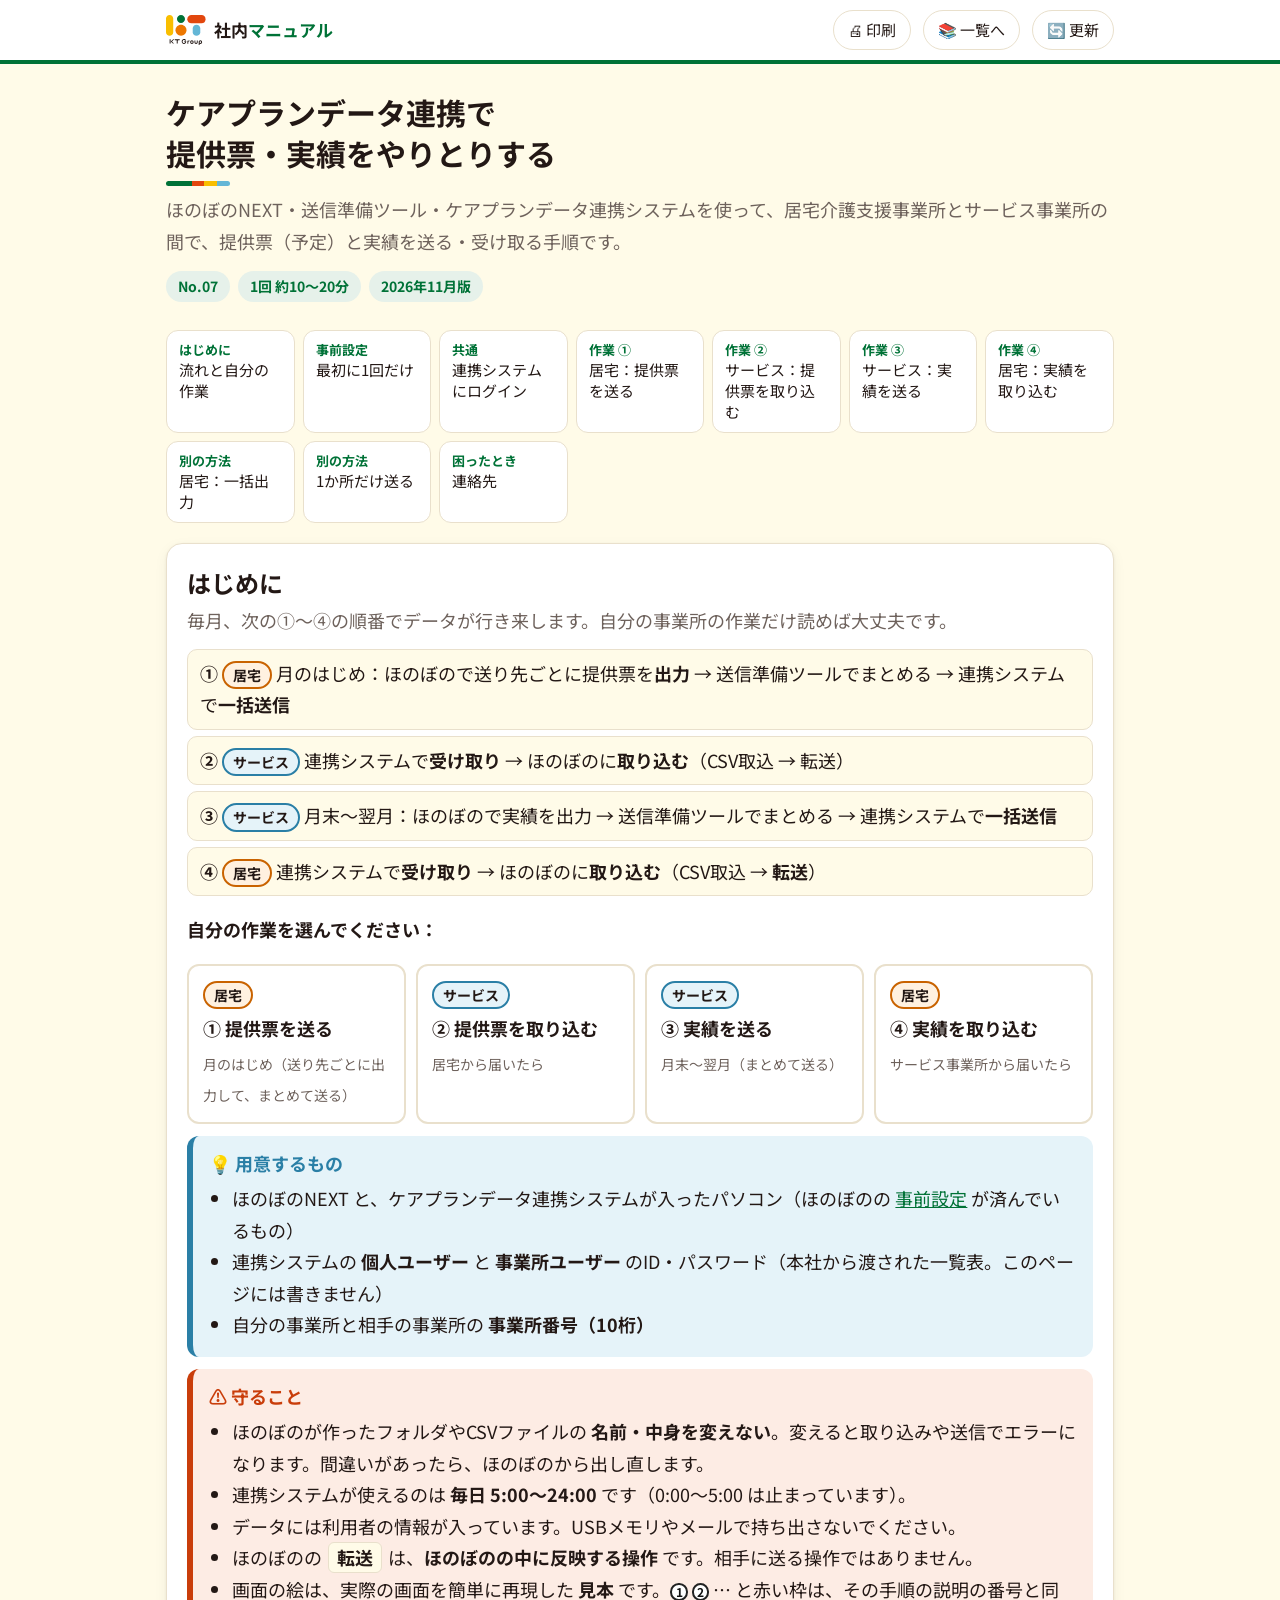
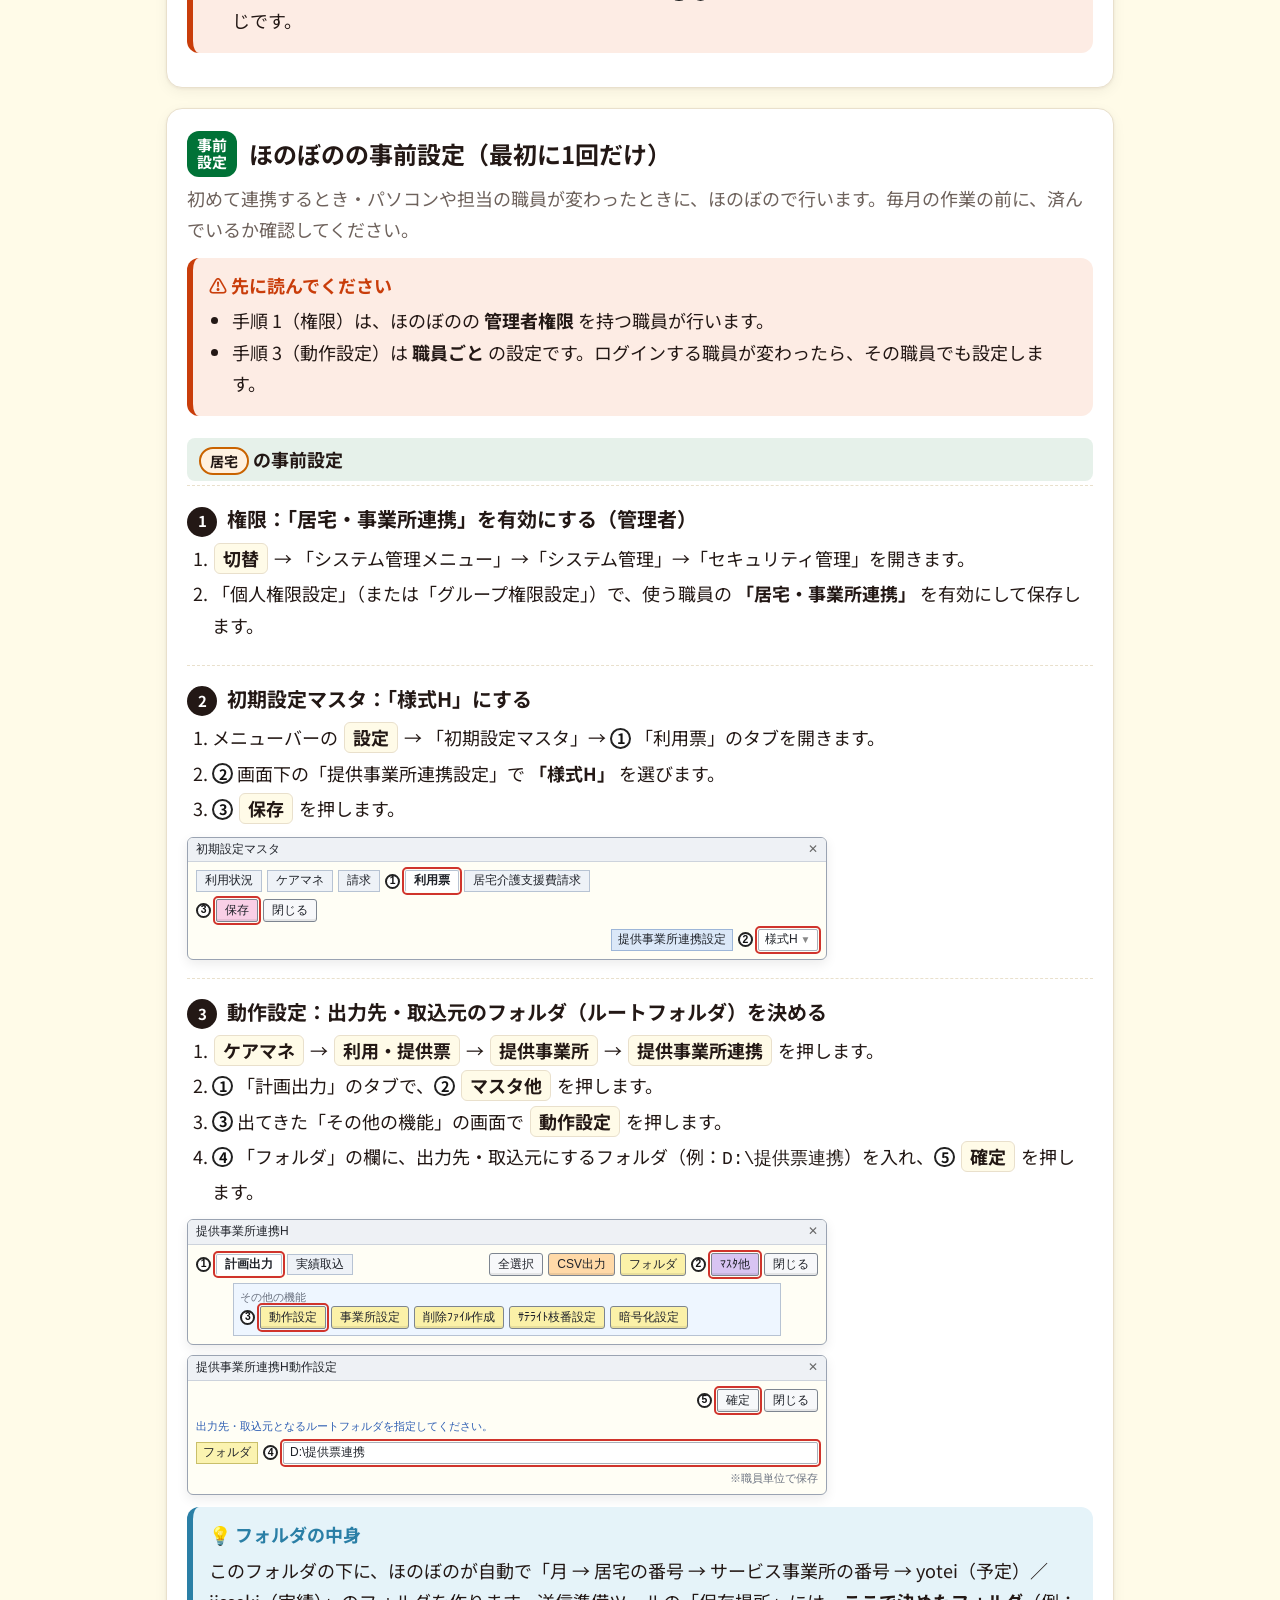
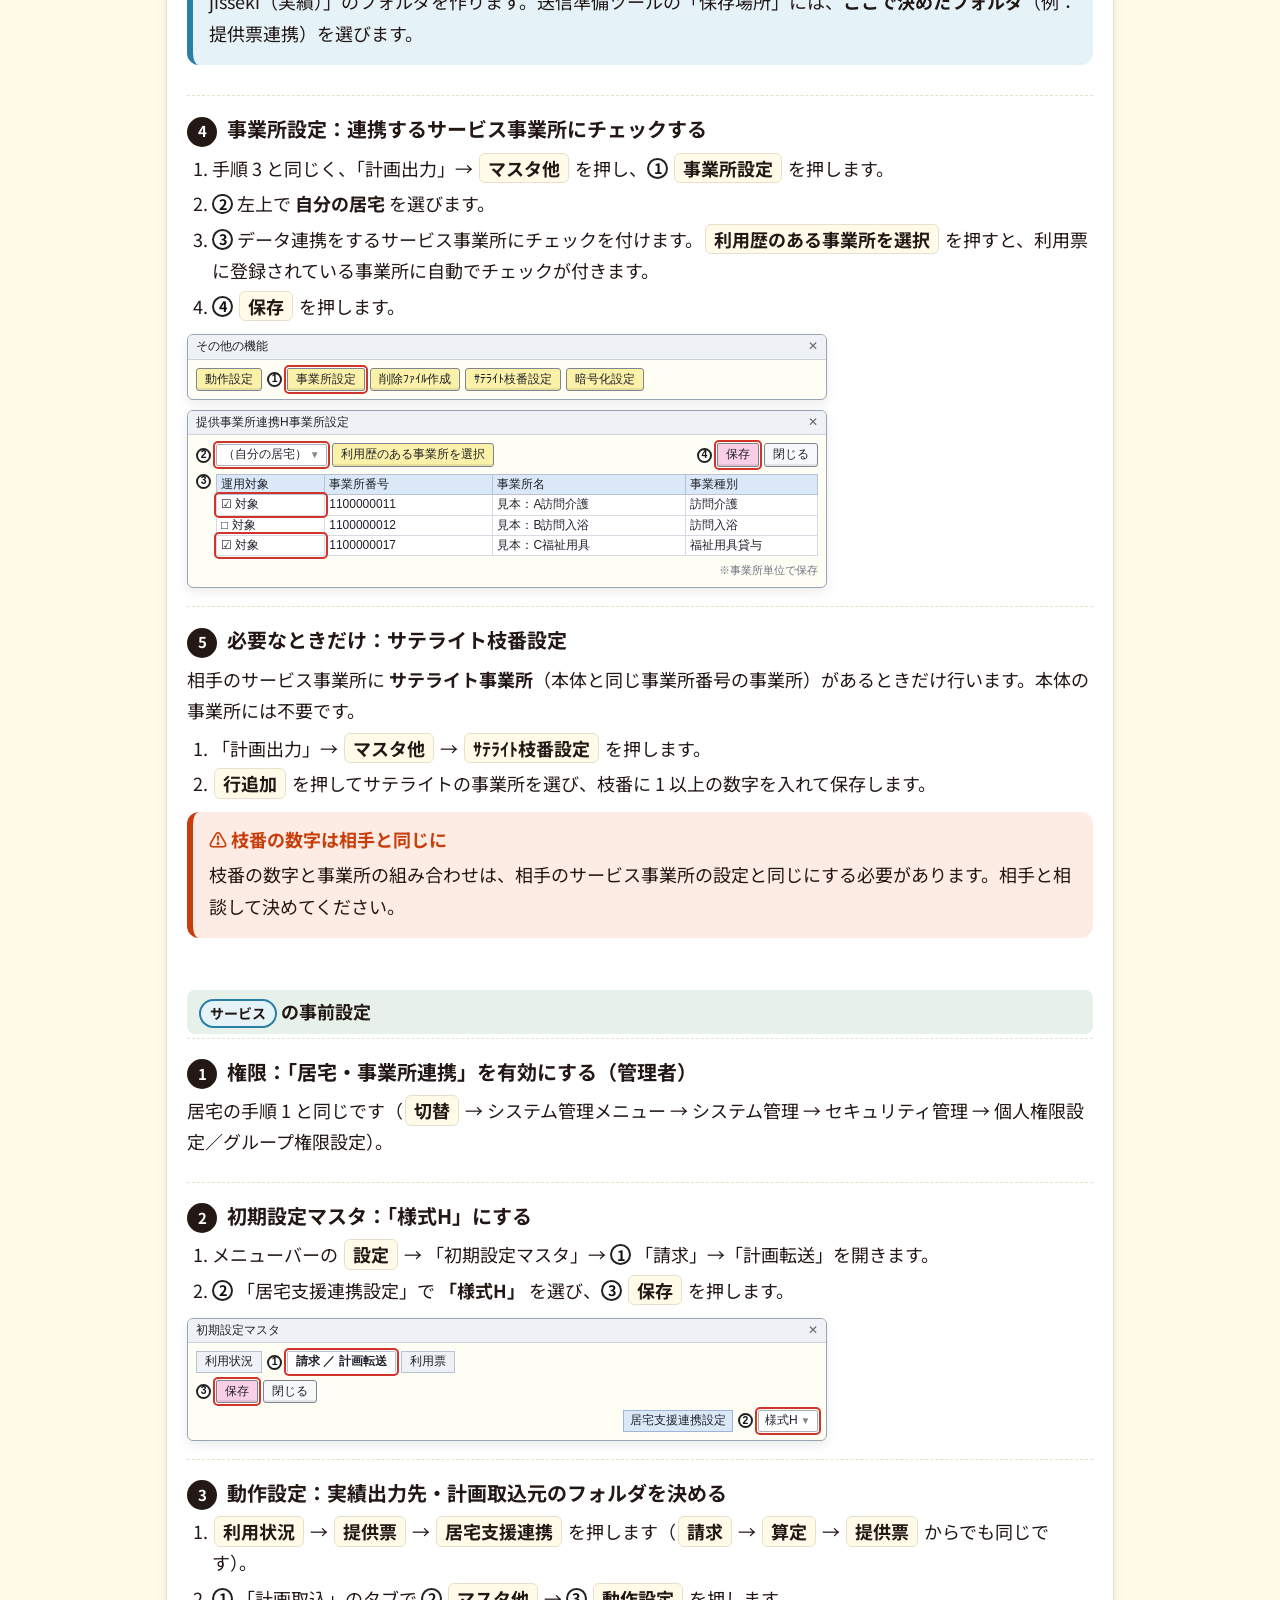
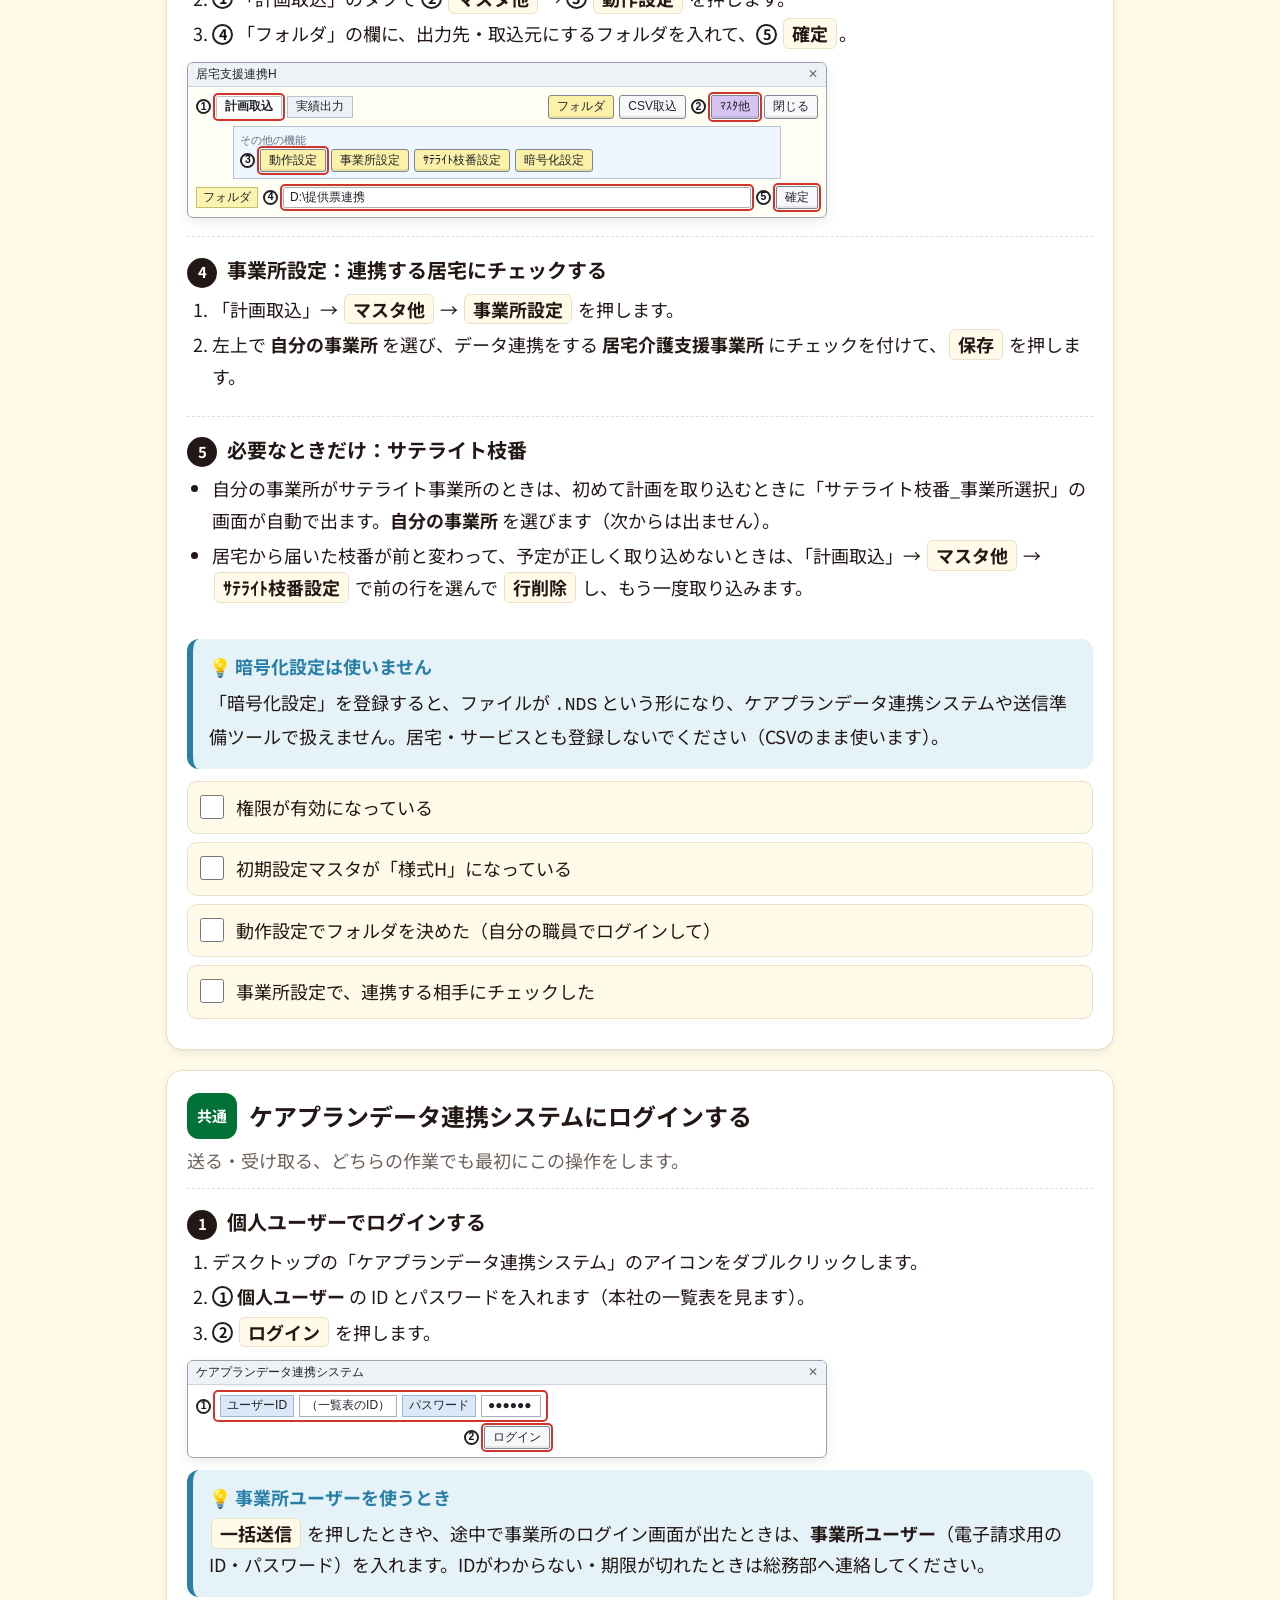
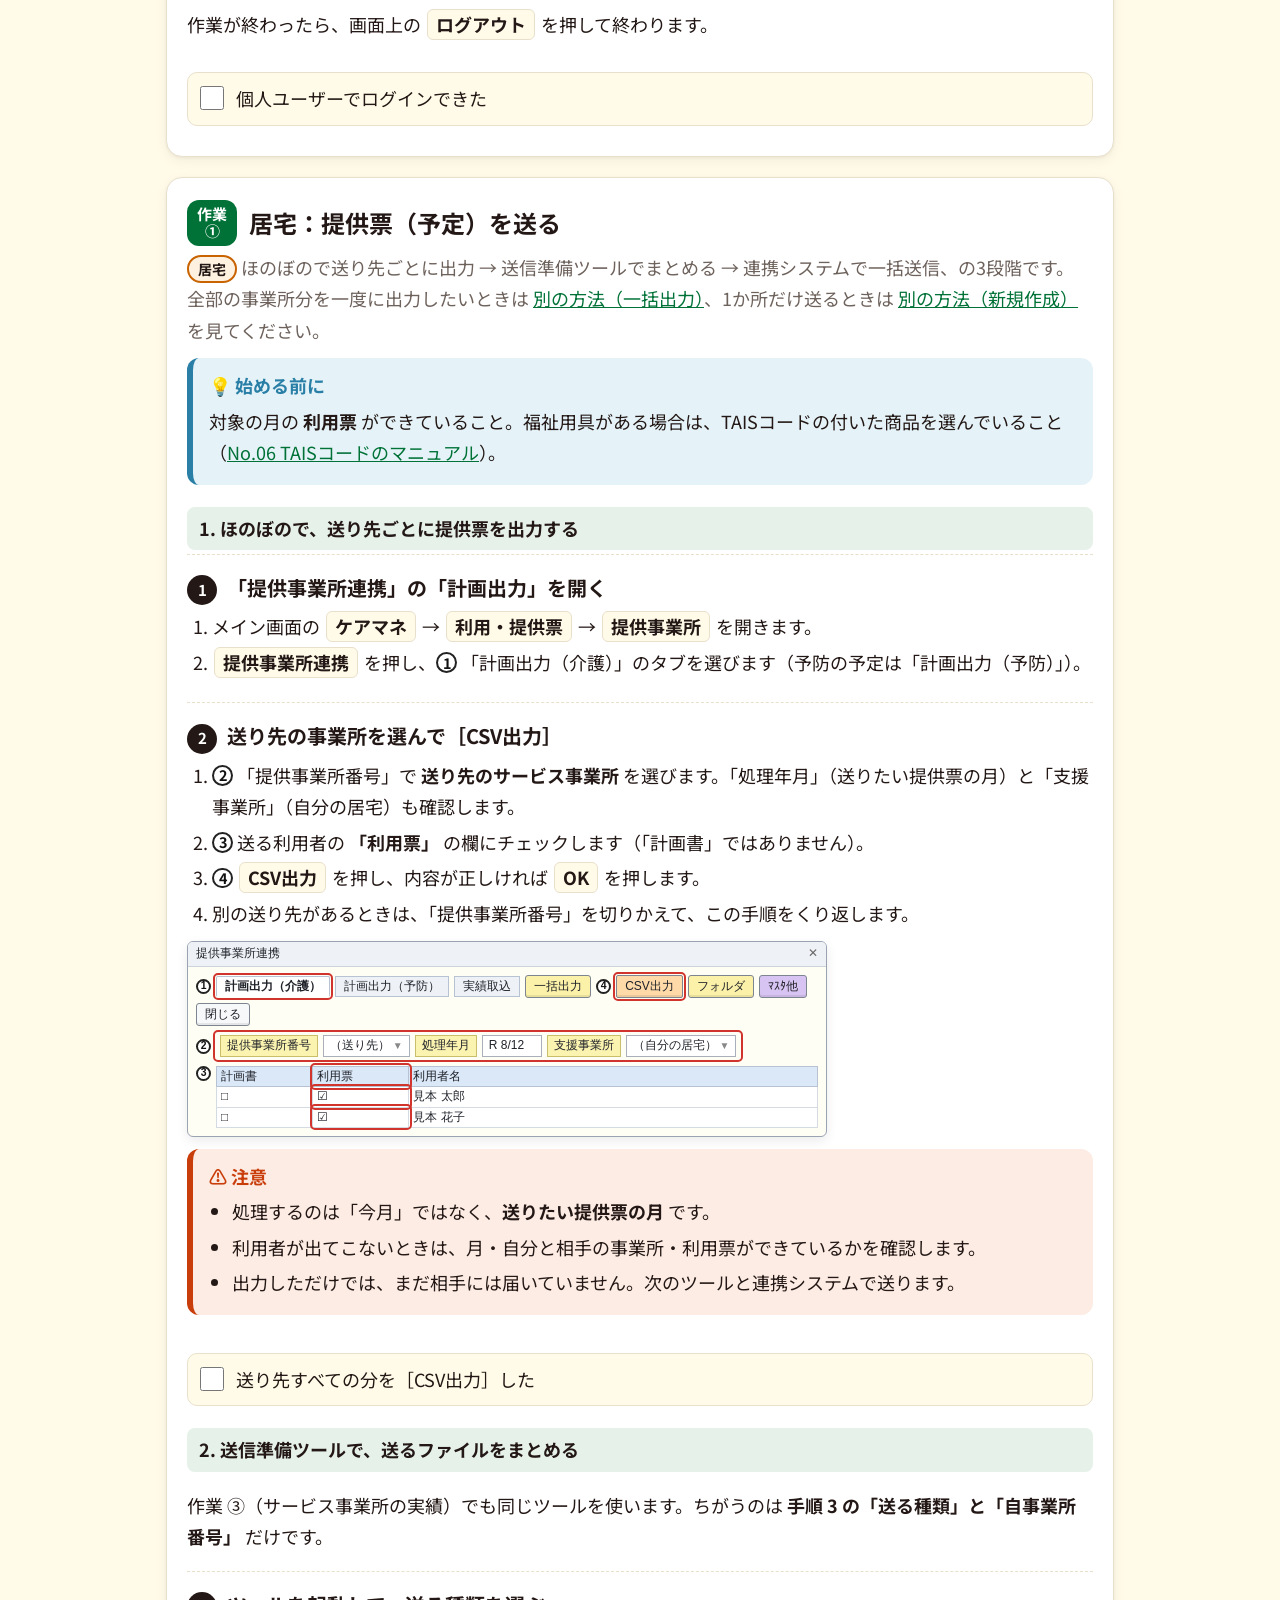
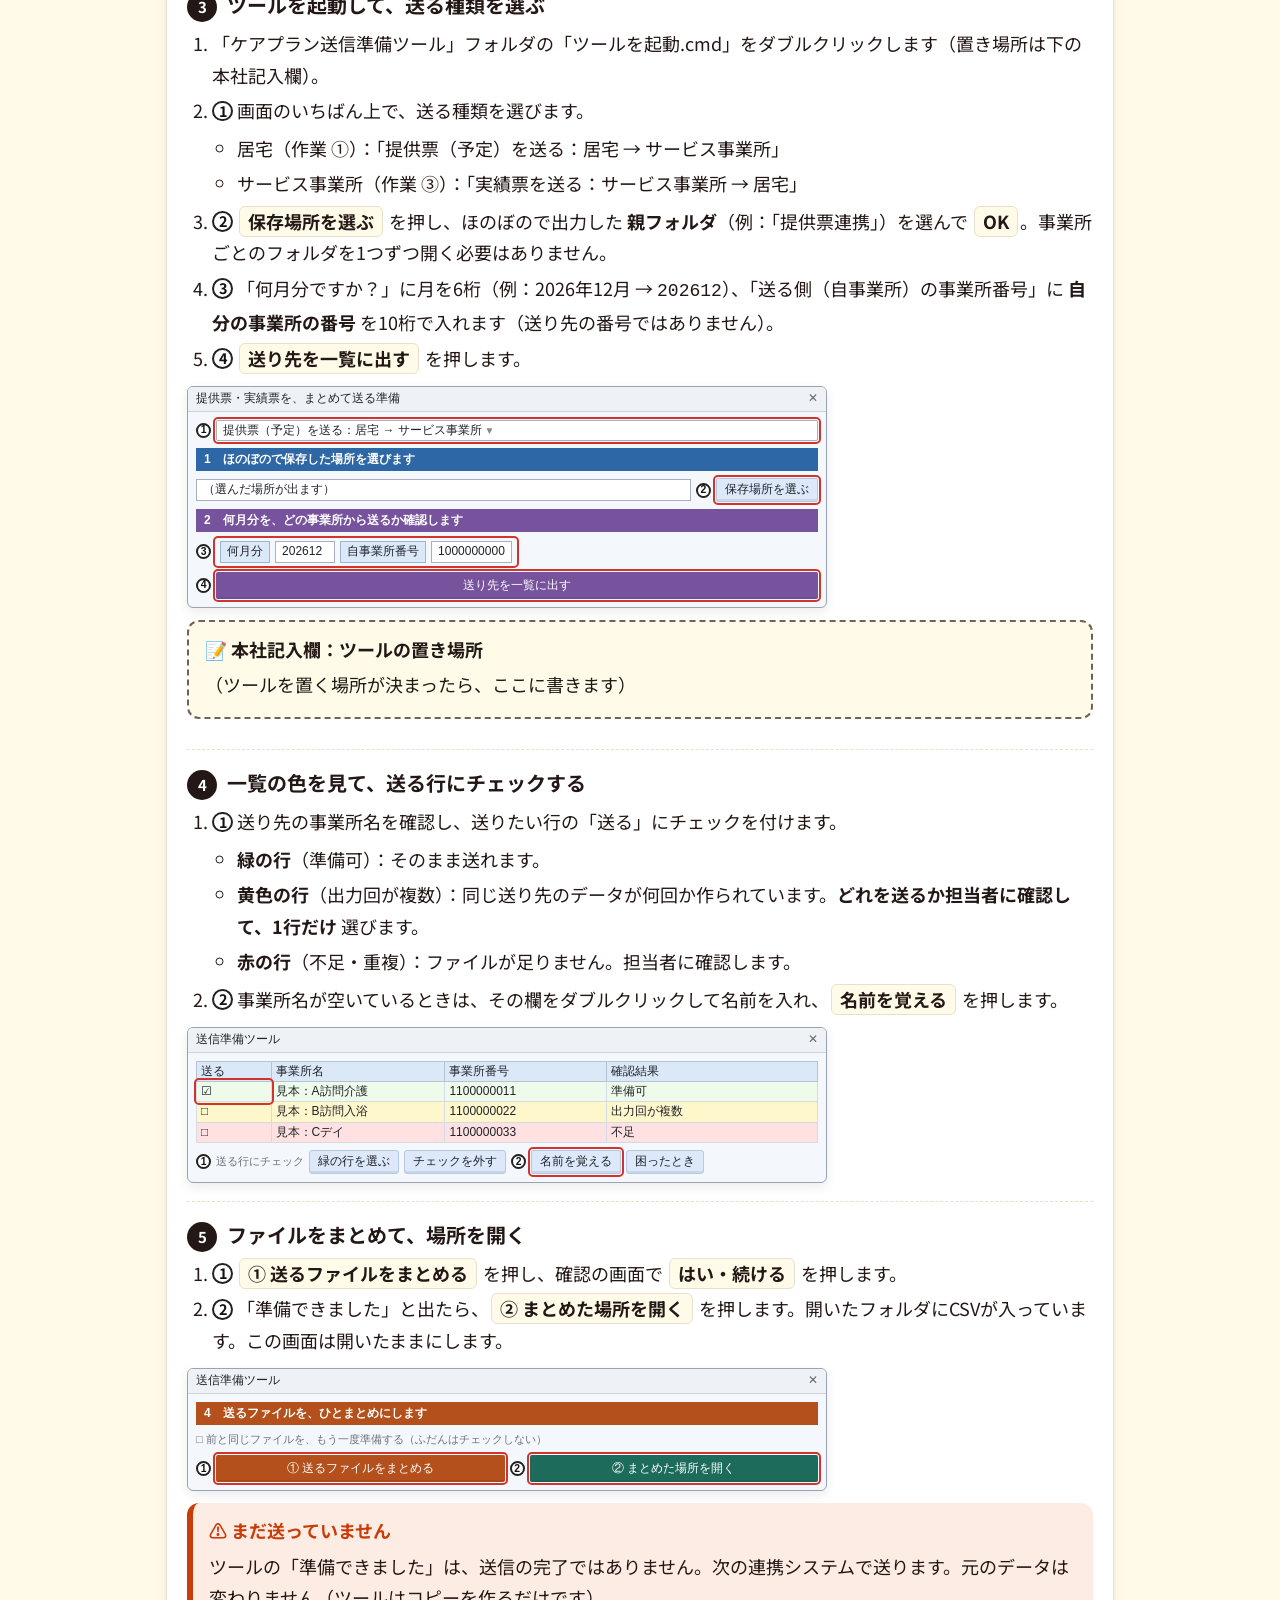
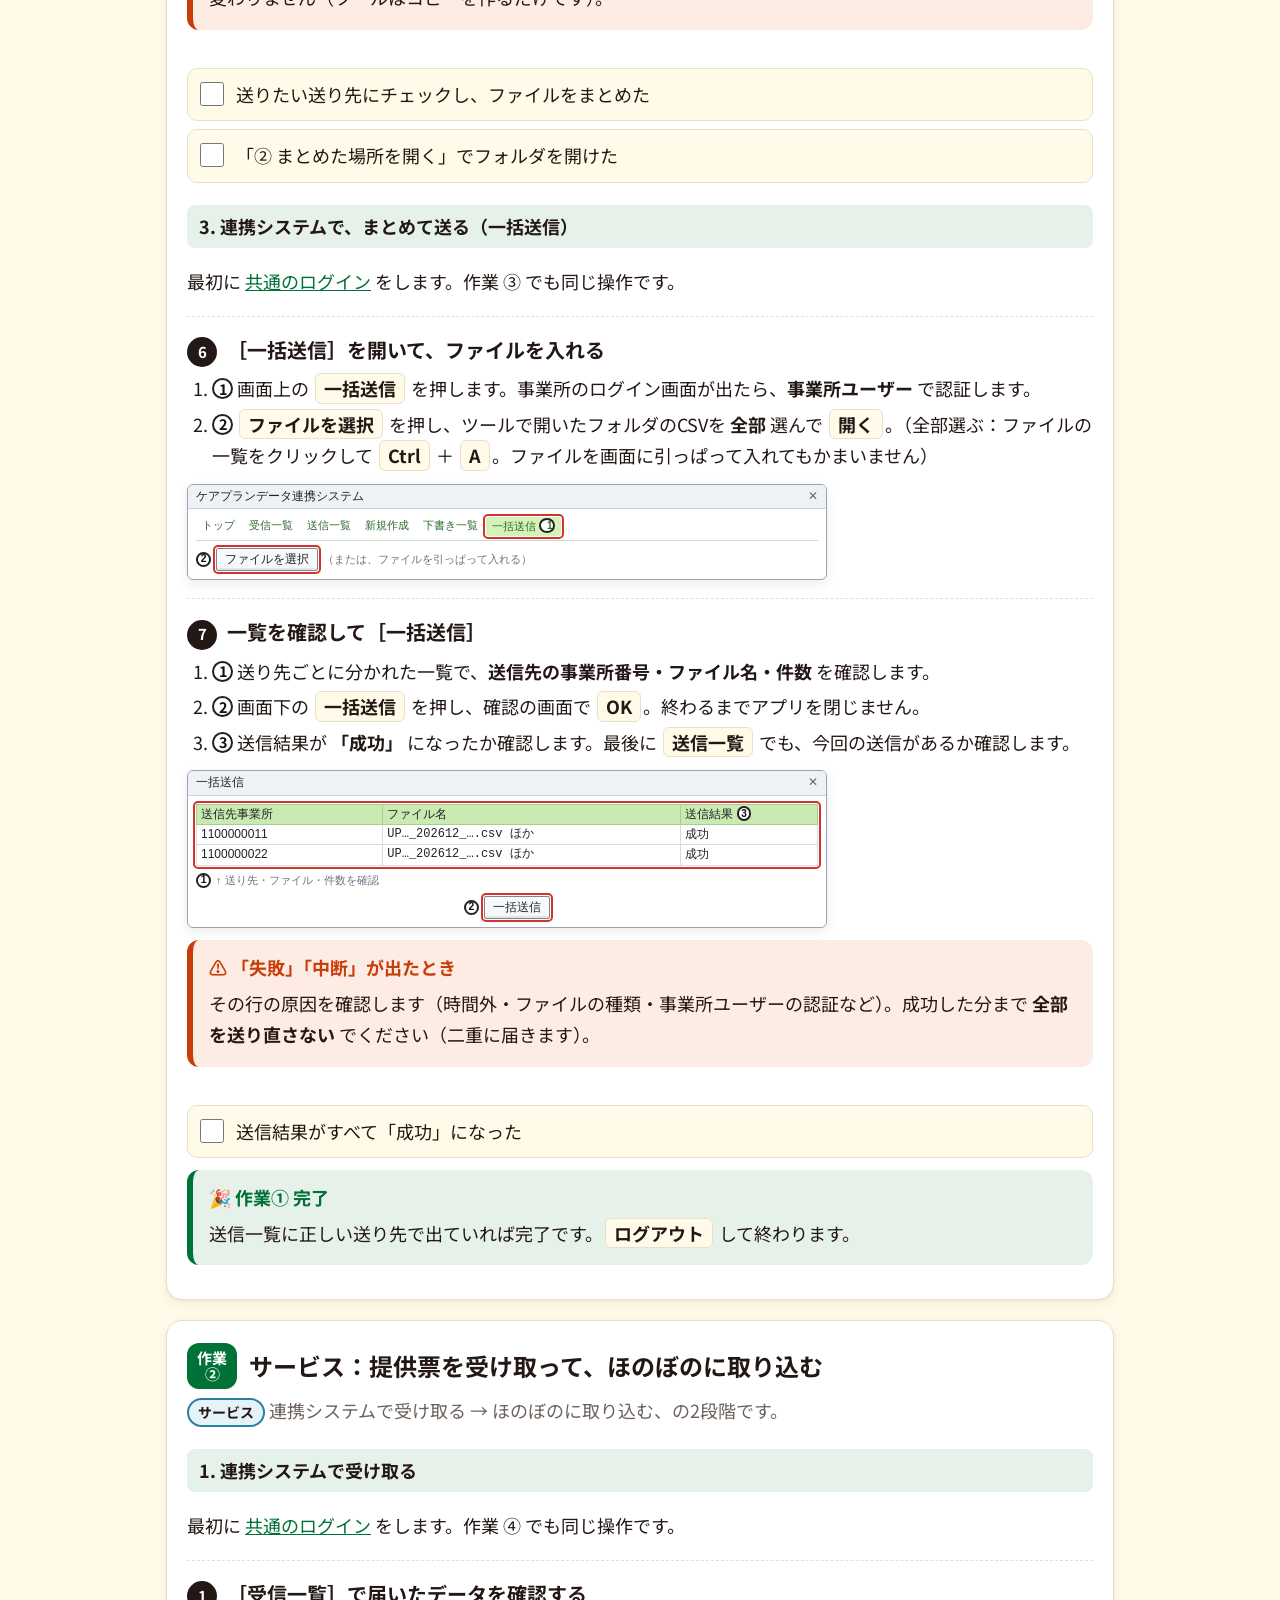
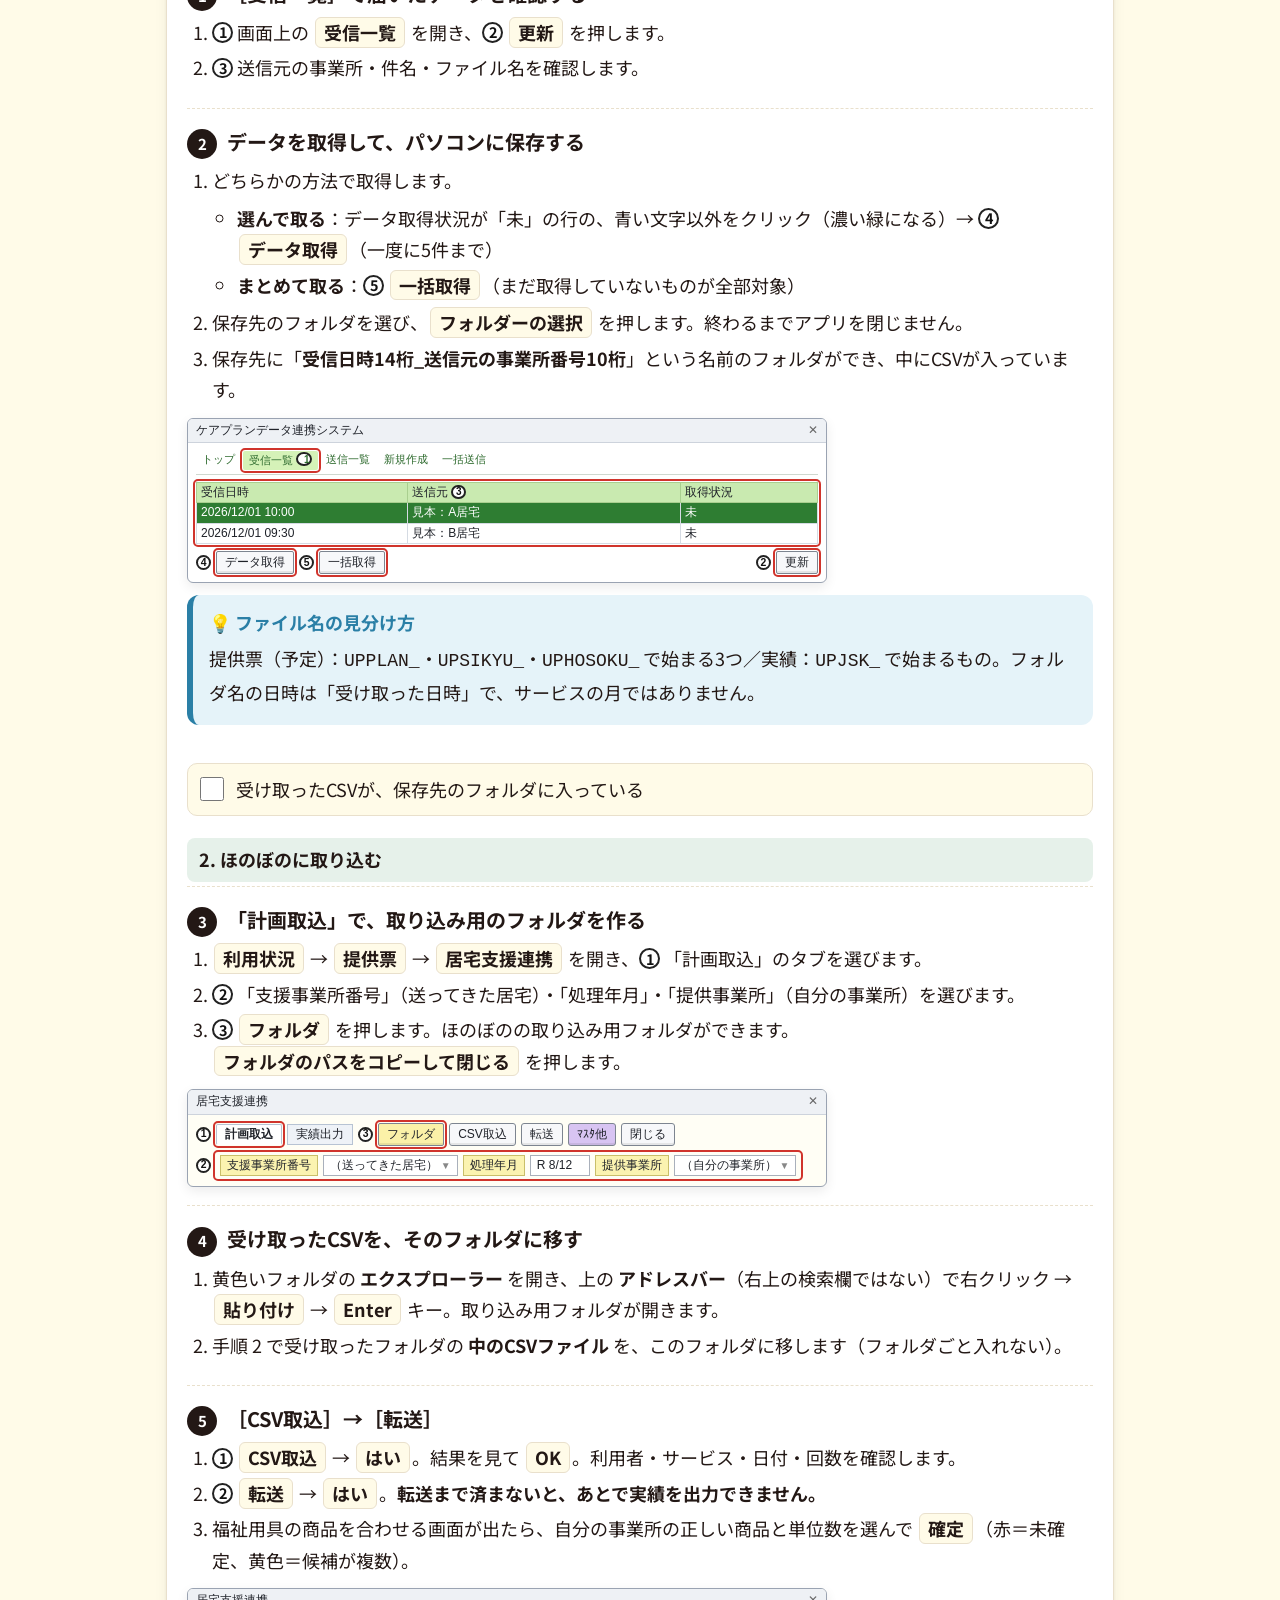
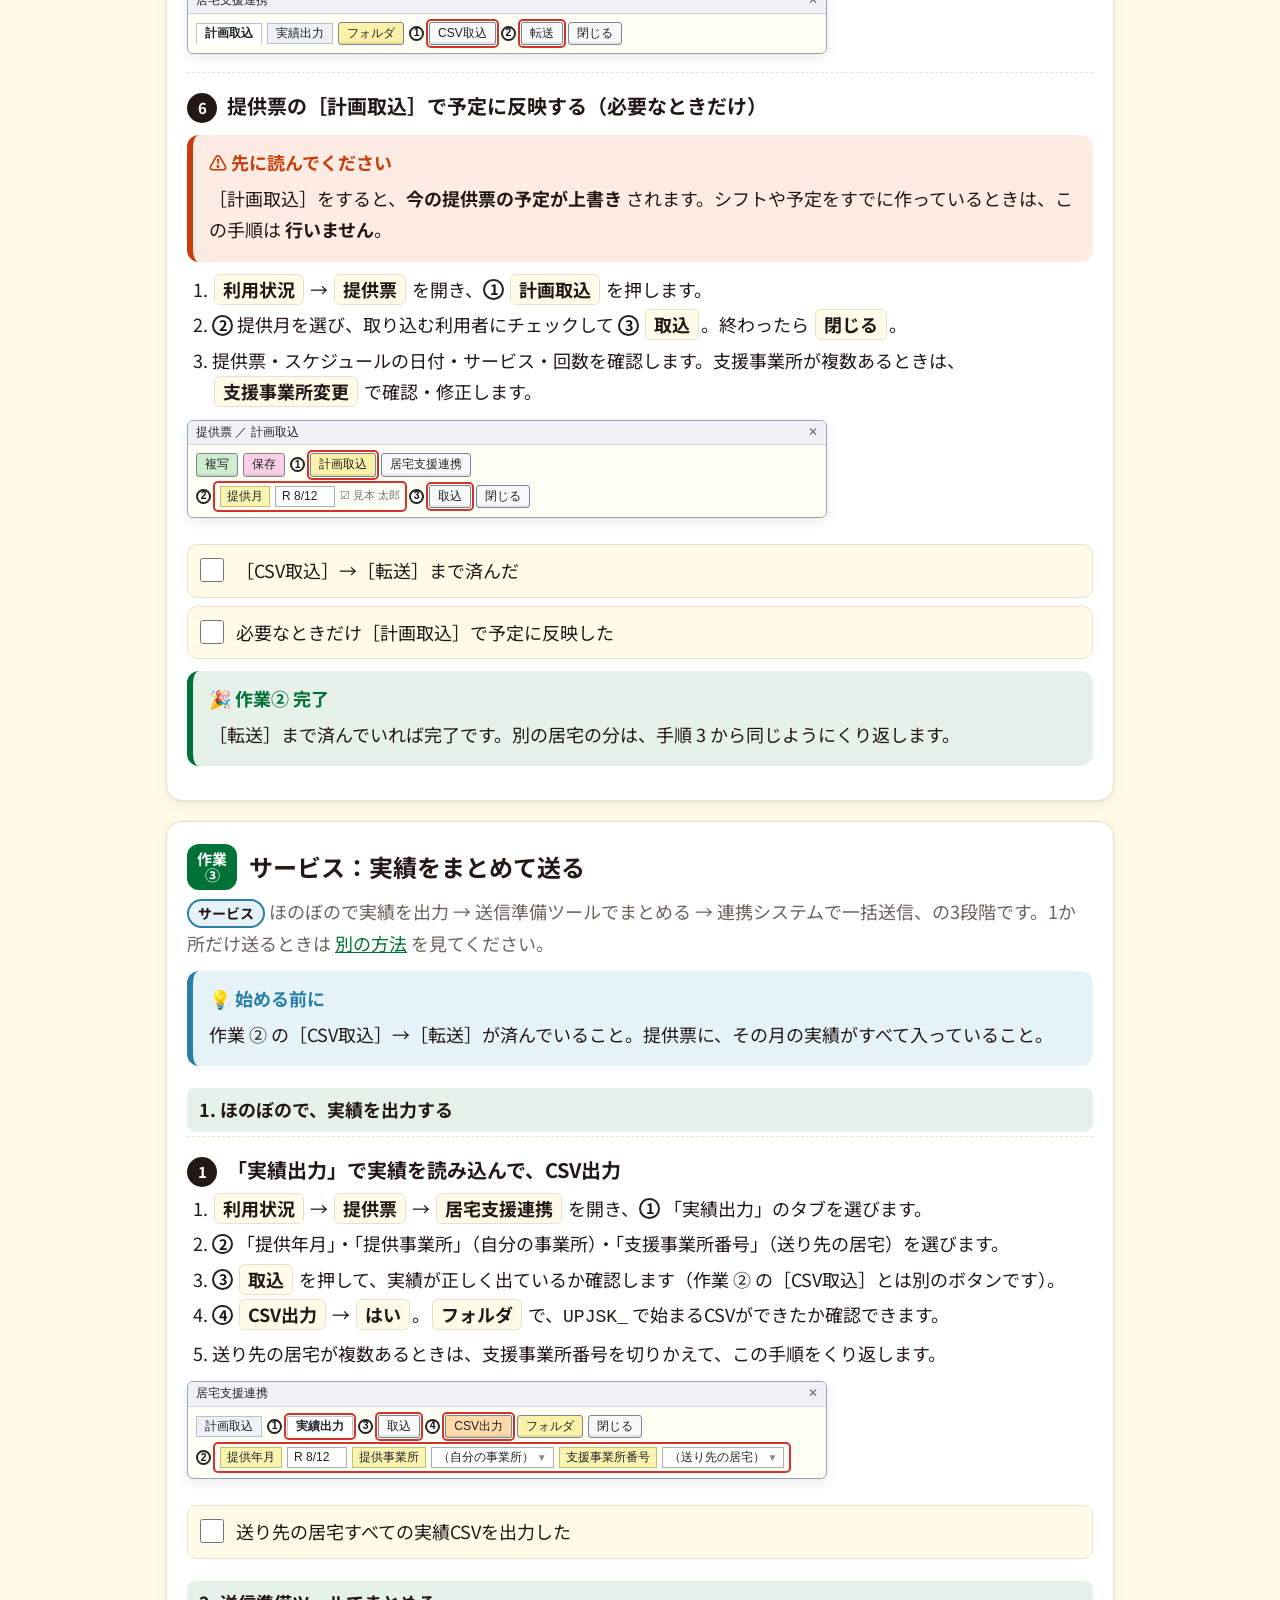
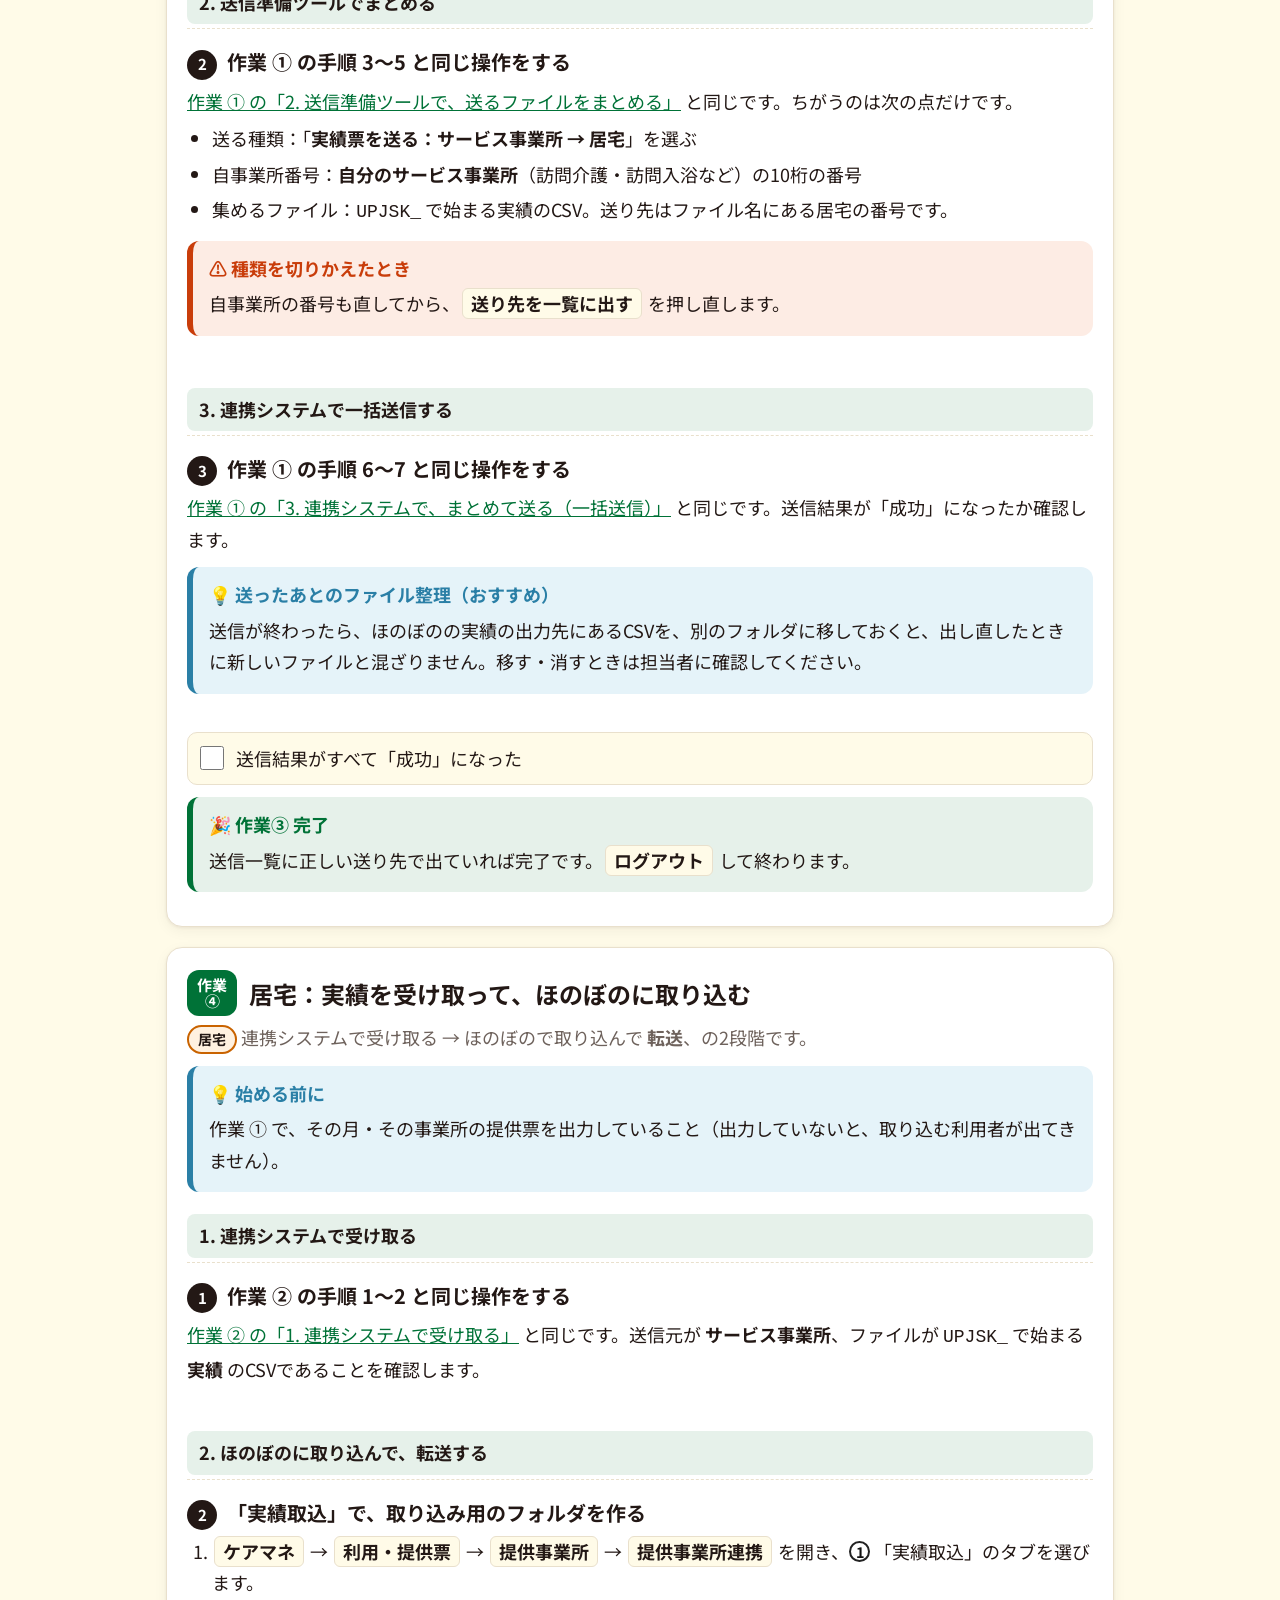
<file: manuals/careplan-data-renkei/index.html>
<!doctype html>
<html lang="ja">
<head>
<meta charset="utf-8">
<meta name="viewport" content="width=device-width, initial-scale=1">
<meta name="robots" content="noindex, nofollow">
<title>ケアプランデータ連携で提供票・実績をやりとりする</title>
<link rel="stylesheet" href="../../assets/style.css">
<style>
  /* ===== このマニュアルだけで使う：画面の見本（実際の画面を簡単に再現） ===== */
  .pc { margin: 12px 0 0; max-width: 640px; background: #fffef5; color: #1f2229; border: 1px solid #9aa3b2; border-radius: 6px; overflow: hidden;
        font-family: "Yu Gothic UI", "Meiryo", sans-serif; font-size: 13px; line-height: 1.45; box-shadow: 0 4px 12px rgba(0,0,0,.08); }
  .pc + .pc { margin-top: 10px; }
  .pc.web { background: #fff; }           /* ケアプランデータ連携システム */
  .pc.tool { background: #f4f7fb; }       /* 送信準備ツール */
  .pc .wt { background: #eef1f5; border-bottom: 1px solid #cdd3dc; padding: 3px 8px; font-size: 12px; display: flex; justify-content: space-between; gap: 6px; }
  .pc .wt::after { content: "✕"; color: #666; }
  .pc .bd { padding: 8px; display: grid; gap: 7px; }
  .pc .row { display: flex; flex-wrap: wrap; align-items: center; gap: 5px; }
  .pc .b { display: inline-block; padding: 2px 8px; border: 1px solid #7d8590; border-radius: 3px; background: #f7f8fa; font-size: 12px; white-space: nowrap; box-shadow: inset 0 -2px 0 rgba(0,0,0,.08); }
  .pc .b.g { background: #cfeccf; } .pc .b.p { background: #f9cfe6; } .pc .b.v { background: #d8c4f2; } .pc .b.y { background: #fbf1a8; } .pc .b.o { background: #ffd9a8; }
  .pc .b.off { color: #9aa0a8; border-color: #c4c8ce; background: #f2f3f5; }
  .pc .b.big { display: block; text-align: center; padding: 5px 8px; color: #fff; border: 0; }
  .pc .b.big.or { background: #b4501b; } .pc .b.big.gr { background: #1d6b5a; } .pc .b.big.pu { background: #77539e; }
  .pc .b.lt { background: #dde9fa; border-color: #b5c8e4; }
  .pc .tab { display: inline-block; padding: 1px 8px; border: 1px solid #b7c3d3; background: #eef2f7; font-size: 12px; }
  .pc .tab.on { background: #fff; border-bottom-color: #fff; font-weight: 700; }
  .pc .lbl { background: #fbf3b0; border: 1px solid #c9bf6a; padding: 1px 6px; font-size: 12px; white-space: nowrap; }
  .pc .lbl.bl { background: #dbe8f8; border-color: #9db6d8; }
  .pc .in { display: inline-block; min-width: 5em; padding: 1px 6px; background: #fff; border: 1px solid #a9b0bb; font-size: 12px; }
  .pc .in.sel::after { content: " ▼"; color: #888; font-size: 10px; }
  .pc .bar { padding: 3px 8px; color: #fff; font-weight: 700; font-size: 12px; }
  .pc .menu { display: flex; flex-wrap: wrap; gap: 2px; border-bottom: 1px solid #cfd8cf; padding-bottom: 4px; }
  .pc .menu span { padding: 1px 6px; font-size: 11px; color: #2d6a2d; }
  .pc .menu span.on { background: #d5f2b8; }
  .pc table { border-collapse: collapse; width: 100%; font-size: 12px; table-layout: fixed; }
  .pc th { background: #dbe8f8; font-weight: 400; border: 1px solid #b7c3d3; padding: 1px 4px; text-align: left; }
  .pc.web th { background: #c9eab0; border-color: #a9cf8f; }
  .pc td { border: 1px solid #d5dbe3; padding: 1px 4px; background: #fff; overflow: hidden; text-overflow: ellipsis; white-space: nowrap; }
  .pc tr.on td { background: #b9d5f5; }
  .pc.web tr.on td { background: #2e7d32; color: #fff; }
  .pc tr.ok td { background: #eefbea; } .pc tr.ye td { background: #fff7cc; } .pc tr.ng td { background: #ffe1e1; }
  .pc .note { color: #6b7280; font-size: 11px; }
  .pc .grp { display: inline-flex; align-items: center; gap: 5px; white-space: nowrap; }
  @media (max-width: 480px) { .pc .hide-s { display: none; } }
  /* 赤い枠と丸数字（手順の番号と同じ） */
  .pc .hl { outline: 2px solid #d0342c; outline-offset: 1px; border-radius: 2px; }
  .m { display: inline-grid; place-items: center; width: 1.45em; height: 1.45em; border: 2px solid #222; border-radius: 50%; background: #fff; color: #111;
       font-weight: 700; font-size: 12px; line-height: 1; vertical-align: middle; flex: none; }
  .step .m { font-size: .8em; vertical-align: .1em; }
  /* そのほか */
  .role { display: inline-block; padding: 0 9px; border-radius: 99px; border: 2px solid; font-size: 14px; font-weight: 700; color: var(--text); white-space: nowrap; }
  .role.kyo { border-color: var(--old); background: var(--old-soft); }
  .role.svc { border-color: var(--new); background: var(--new-soft); }
  .pick { display: grid; grid-template-columns: repeat(auto-fit, minmax(210px, 1fr)); gap: 10px; margin: 12px 0; }
  .pick a { display: block; padding: 12px 14px; border: 2px solid var(--line); border-radius: 12px; background: var(--card); color: var(--text); text-decoration: none; }
  .pick a:hover { border-color: var(--brand); }
  .pick a b { display: block; font-size: 18px; margin: 4px 0 2px; }
  .pick a small { color: var(--sub); font-size: 14px; }
  .sub-h { font-size: 18px; margin: 22px 0 4px; padding: 6px 12px; border-radius: 8px; background: var(--brand-soft); color: var(--text); }
  .flow { list-style: none; padding: 0; margin: 10px 0; display: grid; gap: 6px; }
  .flow li { padding: 8px 12px; border-radius: 10px; background: var(--bg); border: 1px solid var(--line); }
  .fn { font-family: Consolas, "Courier New", monospace; overflow-wrap: anywhere; }
  @media print { .pc { box-shadow: none; } }
</style>
</head>
<body>
<header class="site-head">
  <div class="wrap">
    <a class="logo" href="../../index.html"><img class="logo-img" src="../../assets/kt-logo.svg" alt="KTグループ">社内<span>マニュアル</span></a>
    <span class="spacer"></span>
    <button class="btn-ghost no-print" id="print-page" type="button">🖨 印刷</button>
    <a class="btn-ghost no-print" href="../../index.html">📚 一覧へ</a>
    <button class="btn-ghost no-print" id="refresh-page" type="button" title="チェックを外して、ページを読み込み直します">🔄 更新</button>
  </div>
</header>

<main class="wrap">
  <div class="hero">
    <h1>ケアプランデータ連携で<br>提供票・実績をやりとりする</h1>
    <p>ほのぼのNEXT・送信準備ツール・ケアプランデータ連携システムを使って、居宅介護支援事業所とサービス事業所の間で、提供票（予定）と実績を送る・受け取る手順です。</p>
    <div class="meta"><span class="chip">No.07</span><span class="chip">1回 約10〜20分</span><span class="chip">2026年11月版</span></div>
  </div>

  <ul class="toc no-print">
    <li><a href="#s0"><b>はじめに</b>流れと自分の作業</a></li>
    <li><a href="#s-init"><b>事前設定</b>最初に1回だけ</a></li>
    <li><a href="#s-login"><b>共通</b>連携システムにログイン</a></li>
    <li><a href="#s1"><b>作業 ①</b>居宅：提供票を送る</a></li>
    <li><a href="#s2"><b>作業 ②</b>サービス：提供票を取り込む</a></li>
    <li><a href="#s3"><b>作業 ③</b>サービス：実績を送る</a></li>
    <li><a href="#s4"><b>作業 ④</b>居宅：実績を取り込む</a></li>
    <li><a href="#s-bulk"><b>別の方法</b>居宅：一括出力</a></li>
    <li><a href="#s-one"><b>別の方法</b>1か所だけ送る</a></li>
    <li><a href="#s9"><b>困ったとき</b>連絡先</a></li>
  </ul>

  <!-- ===================== はじめに ===================== -->
  <section class="section" id="s0">
    <h2>はじめに</h2>
    <p class="lead">毎月、次の①〜④の順番でデータが行き来します。自分の事業所の作業だけ読めば大丈夫です。</p>

    <ol class="flow">
      <li><b>①</b> <span class="role kyo">居宅</span> 月のはじめ：ほのぼので送り先ごとに提供票を<b>出力</b> → 送信準備ツールでまとめる → 連携システムで<b>一括送信</b></li>
      <li><b>②</b> <span class="role svc">サービス</span> 連携システムで<b>受け取り</b> → ほのぼのに<b>取り込む</b>（CSV取込 → 転送）</li>
      <li><b>③</b> <span class="role svc">サービス</span> 月末〜翌月：ほのぼので実績を出力 → 送信準備ツールでまとめる → 連携システムで<b>一括送信</b></li>
      <li><b>④</b> <span class="role kyo">居宅</span> 連携システムで<b>受け取り</b> → ほのぼのに<b>取り込む</b>（CSV取込 → <b>転送</b>）</li>
    </ol>

    <p><b>自分の作業を選んでください：</b></p>
    <div class="pick no-print">
      <a href="#s1"><span class="role kyo">居宅</span><b>① 提供票を送る</b><small>月のはじめ（送り先ごとに出力して、まとめて送る）</small></a>
      <a href="#s2"><span class="role svc">サービス</span><b>② 提供票を取り込む</b><small>居宅から届いたら</small></a>
      <a href="#s3"><span class="role svc">サービス</span><b>③ 実績を送る</b><small>月末〜翌月（まとめて送る）</small></a>
      <a href="#s4"><span class="role kyo">居宅</span><b>④ 実績を取り込む</b><small>サービス事業所から届いたら</small></a>
    </div>

    <div class="box info"><span class="ttl">💡 用意するもの</span>
      <ul>
        <li>ほのぼのNEXT と、ケアプランデータ連携システムが入ったパソコン（ほのぼのの <a href="#s-init">事前設定</a> が済んでいるもの）</li>
        <li>連携システムの <b>個人ユーザー</b> と <b>事業所ユーザー</b> のID・パスワード（本社から渡された一覧表。このページには書きません）</li>
        <li>自分の事業所と相手の事業所の <b>事業所番号（10桁）</b></li>
      </ul>
    </div>

    <div class="box warn"><span class="ttl">⚠ 守ること</span>
      <ul>
        <li>ほのぼのが作ったフォルダやCSVファイルの <b>名前・中身を変えない</b>。変えると取り込みや送信でエラーになります。間違いがあったら、ほのぼのから出し直します。</li>
        <li>連携システムが使えるのは <b>毎日 5:00〜24:00</b> です（0:00〜5:00 は止まっています）。</li>
        <li>データには利用者の情報が入っています。USBメモリやメールで持ち出さないでください。</li>
        <li>ほのぼのの <span class="k">転送</span> は、<b>ほのぼのの中に反映する操作</b> です。相手に送る操作ではありません。</li>
        <li>画面の絵は、実際の画面を簡単に再現した <b>見本</b> です。<span class="m">1</span> <span class="m">2</span> … と赤い枠は、その手順の説明の番号と同じです。</li>
      </ul>
    </div>
  </section>

  <!-- ===================== 事前設定（最初に1回だけ） ===================== -->
  <section class="section" id="s-init">
    <h2><span class="num">事前<br>設定</span>ほのぼのの事前設定（最初に1回だけ）</h2>
    <p class="lead">初めて連携するとき・パソコンや担当の職員が変わったときに、ほのぼので行います。毎月の作業の前に、済んでいるか確認してください。</p>
    <div class="box warn"><span class="ttl">⚠ 先に読んでください</span>
      <ul>
        <li>手順 1（権限）は、ほのぼのの <b>管理者権限</b> を持つ職員が行います。</li>
        <li>手順 3（動作設定）は <b>職員ごと</b> の設定です。ログインする職員が変わったら、その職員でも設定します。</li>
      </ul>
    </div>

    <h3 class="sub-h"><span class="role kyo">居宅</span> の事前設定</h3>

    <div class="step no-shot">
      <div>
        <h3><span class="n">1</span>権限：「居宅・事業所連携」を有効にする（管理者）</h3>
        <ol>
          <li><span class="k">切替</span> → 「システム管理メニュー」→「システム管理」→「セキュリティ管理」を開きます。</li>
          <li>「個人権限設定」（または「グループ権限設定」）で、使う職員の <b>「居宅・事業所連携」</b> を有効にして保存します。</li>
        </ol>
      </div>
    </div>

    <div class="step no-shot">
      <div>
        <h3><span class="n">2</span>初期設定マスタ：「様式H」にする</h3>
        <ol>
          <li>メニューバーの <span class="k">設定</span> → 「初期設定マスタ」→ <span class="m">1</span> 「利用票」のタブを開きます。</li>
          <li><span class="m">2</span> 画面下の「提供事業所連携設定」で <b>「様式H」</b> を選びます。</li>
          <li><span class="m">3</span> <span class="k">保存</span> を押します。</li>
        </ol>
        <div class="pc" role="img" aria-label="初期設定マスタの利用票タブで、提供事業所連携設定を様式Hにして保存">
          <div class="wt">初期設定マスタ</div>
          <div class="bd">
            <div class="row"><span class="tab">利用状況</span><span class="tab">ケアマネ</span><span class="tab">請求</span><span class="grp"><span class="m">1</span><span class="tab on hl">利用票</span></span><span class="tab">居宅介護支援費請求</span></div>
            <div class="row"><span class="grp"><span class="m">3</span><span class="b p hl">保存</span></span><span class="b">閉じる</span></div>
            <div class="row" style="justify-content:flex-end"><span class="lbl bl">提供事業所連携設定</span><span class="grp"><span class="m">2</span><span class="in sel hl">様式H</span></span></div>
          </div>
        </div>
      </div>
    </div>

    <div class="step no-shot">
      <div>
        <h3><span class="n">3</span>動作設定：出力先・取込元のフォルダ（ルートフォルダ）を決める</h3>
        <ol>
          <li><span class="k">ケアマネ</span> → <span class="k">利用・提供票</span> → <span class="k">提供事業所</span> → <span class="k">提供事業所連携</span> を押します。</li>
          <li><span class="m">1</span> 「計画出力」のタブで、<span class="m">2</span> <span class="k">マスタ他</span> を押します。</li>
          <li><span class="m">3</span> 出てきた「その他の機能」の画面で <span class="k">動作設定</span> を押します。</li>
          <li><span class="m">4</span> 「フォルダ」の欄に、出力先・取込元にするフォルダ（例：<span class="fn">D:\提供票連携</span>）を入れ、<span class="m">5</span> <span class="k">確定</span> を押します。</li>
        </ol>
        <div class="pc" role="img" aria-label="提供事業所連携Hの計画出力タブ、マスタ他、動作設定">
          <div class="wt">提供事業所連携H</div>
          <div class="bd">
            <div class="row"><span class="grp"><span class="m">1</span><span class="tab on hl">計画出力</span></span><span class="tab">実績取込</span><span style="flex:1"></span><span class="b">全選択</span><span class="b o">CSV出力</span><span class="b y">フォルダ</span><span class="grp"><span class="m">2</span><span class="b v hl">ﾏｽﾀ他</span></span><span class="b">閉じる</span></div>
            <div style="border:1px solid #b7c3d3;background:#eef6ff;padding:6px;margin:0 6%">
              <div class="note">その他の機能</div>
              <div class="row"><span class="grp"><span class="m">3</span><span class="b y hl">動作設定</span></span><span class="b y">事業所設定</span><span class="b y">削除ﾌｧｲﾙ作成</span><span class="b y">ｻﾃﾗｲﾄ枝番設定</span><span class="b y">暗号化設定</span></div>
            </div>
          </div>
        </div>
        <div class="pc" role="img" aria-label="提供事業所連携H動作設定。フォルダを入れて確定">
          <div class="wt">提供事業所連携H動作設定</div>
          <div class="bd">
            <div class="row" style="justify-content:flex-end"><span class="grp"><span class="m">5</span><span class="b hl">確定</span></span><span class="b">閉じる</span></div>
            <div class="note" style="color:#2f5fb3">出力先・取込元となるルートフォルダを指定してください。</div>
            <div class="row"><span class="lbl">フォルダ</span><span class="m">4</span><span class="in hl" style="flex:1">D:\提供票連携</span></div>
            <div class="note" style="text-align:right">※職員単位で保存</div>
          </div>
        </div>
        <div class="box info"><span class="ttl">💡 フォルダの中身</span><p>このフォルダの下に、ほのぼのが自動で「月 → 居宅の番号 → サービス事業所の番号 → yotei（予定）／jisseki（実績）」のフォルダを作ります。送信準備ツールの「保存場所」には、<b>ここで決めたフォルダ</b>（例：提供票連携）を選びます。</p></div>
      </div>
    </div>

    <div class="step no-shot">
      <div>
        <h3><span class="n">4</span>事業所設定：連携するサービス事業所にチェックする</h3>
        <ol>
          <li>手順 3 と同じく、「計画出力」→ <span class="k">マスタ他</span> を押し、<span class="m">1</span> <span class="k">事業所設定</span> を押します。</li>
          <li><span class="m">2</span> 左上で <b>自分の居宅</b> を選びます。</li>
          <li><span class="m">3</span> データ連携をするサービス事業所にチェックを付けます。<span class="k">利用歴のある事業所を選択</span> を押すと、利用票に登録されている事業所に自動でチェックが付きます。</li>
          <li><span class="m">4</span> <span class="k">保存</span> を押します。</li>
        </ol>
        <div class="pc" role="img" aria-label="その他の機能の事業所設定ボタン">
          <div class="wt">その他の機能</div>
          <div class="bd"><div class="row"><span class="b y">動作設定</span><span class="grp"><span class="m">1</span><span class="b y hl">事業所設定</span></span><span class="b y">削除ﾌｧｲﾙ作成</span><span class="b y">ｻﾃﾗｲﾄ枝番設定</span><span class="b y">暗号化設定</span></div></div>
        </div>
        <div class="pc" role="img" aria-label="提供事業所連携H事業所設定。自分の居宅を選び、連携する事業所にチェックして保存">
          <div class="wt">提供事業所連携H事業所設定</div>
          <div class="bd">
            <div class="row"><span class="grp"><span class="m">2</span><span class="in sel hl">（自分の居宅）</span></span><span class="b y">利用歴のある事業所を選択</span><span style="flex:1"></span><span class="grp"><span class="m">4</span><span class="b p hl">保存</span></span><span class="b">閉じる</span></div>
            <div class="row" style="align-items:flex-start"><span class="m">3</span>
              <table style="flex:1">
                <tr><th style="width:18%">運用対象</th><th style="width:28%" class="hide-s">事業所番号</th><th>事業所名</th><th style="width:22%" class="hide-s">事業種別</th></tr>
                <tr><td class="hl">☑ 対象</td><td class="hide-s">1100000011</td><td>見本：A訪問介護</td><td class="hide-s">訪問介護</td></tr>
                <tr><td>□ 対象</td><td class="hide-s">1100000012</td><td>見本：B訪問入浴</td><td class="hide-s">訪問入浴</td></tr>
                <tr><td class="hl">☑ 対象</td><td class="hide-s">1100000017</td><td>見本：C福祉用具</td><td class="hide-s">福祉用具貸与</td></tr>
              </table>
            </div>
            <div class="note" style="text-align:right">※事業所単位で保存</div>
          </div>
        </div>
      </div>
    </div>

    <div class="step no-shot">
      <div>
        <h3><span class="n">5</span>必要なときだけ：サテライト枝番設定</h3>
        <p>相手のサービス事業所に <b>サテライト事業所</b>（本体と同じ事業所番号の事業所）があるときだけ行います。本体の事業所には不要です。</p>
        <ol>
          <li>「計画出力」→ <span class="k">マスタ他</span> → <span class="k">ｻﾃﾗｲﾄ枝番設定</span> を押します。</li>
          <li><span class="k">行追加</span> を押してサテライトの事業所を選び、枝番に 1 以上の数字を入れて保存します。</li>
        </ol>
        <div class="box warn"><span class="ttl">⚠ 枝番の数字は相手と同じに</span><p>枝番の数字と事業所の組み合わせは、相手のサービス事業所の設定と同じにする必要があります。相手と相談して決めてください。</p></div>
      </div>
    </div>

    <h3 class="sub-h"><span class="role svc">サービス</span> の事前設定</h3>

    <div class="step no-shot">
      <div>
        <h3><span class="n">1</span>権限：「居宅・事業所連携」を有効にする（管理者）</h3>
        <p>居宅の手順 1 と同じです（<span class="k">切替</span> → システム管理メニュー → システム管理 → セキュリティ管理 → 個人権限設定／グループ権限設定）。</p>
      </div>
    </div>

    <div class="step no-shot">
      <div>
        <h3><span class="n">2</span>初期設定マスタ：「様式H」にする</h3>
        <ol>
          <li>メニューバーの <span class="k">設定</span> → 「初期設定マスタ」→ <span class="m">1</span> 「請求」→「計画転送」を開きます。</li>
          <li><span class="m">2</span> 「居宅支援連携設定」で <b>「様式H」</b> を選び、<span class="m">3</span> <span class="k">保存</span> を押します。</li>
        </ol>
        <div class="pc" role="img" aria-label="初期設定マスタの請求、計画転送で、居宅支援連携設定を様式Hにして保存">
          <div class="wt">初期設定マスタ</div>
          <div class="bd">
            <div class="row"><span class="tab">利用状況</span><span class="grp"><span class="m">1</span><span class="tab on hl">請求 ／ 計画転送</span></span><span class="tab">利用票</span></div>
            <div class="row"><span class="grp"><span class="m">3</span><span class="b p hl">保存</span></span><span class="b">閉じる</span></div>
            <div class="row" style="justify-content:flex-end"><span class="lbl bl">居宅支援連携設定</span><span class="grp"><span class="m">2</span><span class="in sel hl">様式H</span></span></div>
          </div>
        </div>
      </div>
    </div>

    <div class="step no-shot">
      <div>
        <h3><span class="n">3</span>動作設定：実績出力先・計画取込元のフォルダを決める</h3>
        <ol>
          <li><span class="k">利用状況</span> → <span class="k">提供票</span> → <span class="k">居宅支援連携</span> を押します（<span class="k">請求</span> → <span class="k">算定</span> → <span class="k">提供票</span> からでも同じです）。</li>
          <li><span class="m">1</span> 「計画取込」のタブで <span class="m">2</span> <span class="k">マスタ他</span> → <span class="m">3</span> <span class="k">動作設定</span> を押します。</li>
          <li><span class="m">4</span> 「フォルダ」の欄に、出力先・取込元にするフォルダを入れて、<span class="m">5</span> <span class="k">確定</span>。</li>
        </ol>
        <div class="pc" role="img" aria-label="居宅支援連携Hの計画取込タブ、マスタ他、動作設定">
          <div class="wt">居宅支援連携H</div>
          <div class="bd">
            <div class="row"><span class="grp"><span class="m">1</span><span class="tab on hl">計画取込</span></span><span class="tab">実績出力</span><span style="flex:1"></span><span class="b y">フォルダ</span><span class="b">CSV取込</span><span class="grp"><span class="m">2</span><span class="b v hl">ﾏｽﾀ他</span></span><span class="b">閉じる</span></div>
            <div style="border:1px solid #b7c3d3;background:#eef6ff;padding:6px;margin:0 6%">
              <div class="note">その他の機能</div>
              <div class="row"><span class="grp"><span class="m">3</span><span class="b y hl">動作設定</span></span><span class="b y">事業所設定</span><span class="b y">ｻﾃﾗｲﾄ枝番設定</span><span class="b y">暗号化設定</span></div>
            </div>
            <div class="row"><span class="lbl">フォルダ</span><span class="m">4</span><span class="in hl" style="flex:1">D:\提供票連携</span><span class="grp"><span class="m">5</span><span class="b hl">確定</span></span></div>
          </div>
        </div>
      </div>
    </div>

    <div class="step no-shot">
      <div>
        <h3><span class="n">4</span>事業所設定：連携する居宅にチェックする</h3>
        <ol>
          <li>「計画取込」→ <span class="k">マスタ他</span> → <span class="k">事業所設定</span> を押します。</li>
          <li>左上で <b>自分の事業所</b> を選び、データ連携をする <b>居宅介護支援事業所</b> にチェックを付けて、<span class="k">保存</span> を押します。</li>
        </ol>
      </div>
    </div>

    <div class="step no-shot">
      <div>
        <h3><span class="n">5</span>必要なときだけ：サテライト枝番</h3>
        <ul>
          <li>自分の事業所がサテライト事業所のときは、初めて計画を取り込むときに「サテライト枝番_事業所選択」の画面が自動で出ます。<b>自分の事業所</b> を選びます（次からは出ません）。</li>
          <li>居宅から届いた枝番が前と変わって、予定が正しく取り込めないときは、「計画取込」→ <span class="k">マスタ他</span> → <span class="k">ｻﾃﾗｲﾄ枝番設定</span> で前の行を選んで <span class="k">行削除</span> し、もう一度取り込みます。</li>
        </ul>
      </div>
    </div>

    <div class="box info"><span class="ttl">💡 暗号化設定は使いません</span><p>「暗号化設定」を登録すると、ファイルが <span class="fn">.NDS</span> という形になり、ケアプランデータ連携システムや送信準備ツールで扱えません。居宅・サービスとも登録しないでください（CSVのまま使います）。</p></div>

    <ul class="check">
      <li><label><input type="checkbox" id="ci-1"><span>権限が有効になっている</span></label></li>
      <li><label><input type="checkbox" id="ci-2"><span>初期設定マスタが「様式H」になっている</span></label></li>
      <li><label><input type="checkbox" id="ci-3"><span>動作設定でフォルダを決めた（自分の職員でログインして）</span></label></li>
      <li><label><input type="checkbox" id="ci-4"><span>事業所設定で、連携する相手にチェックした</span></label></li>
    </ul>
  </section>

  <!-- ===================== 共通：ログイン ===================== -->
  <section class="section" id="s-login">
    <h2><span class="num">共通</span>ケアプランデータ連携システムにログインする</h2>
    <p class="lead">送る・受け取る、どちらの作業でも最初にこの操作をします。</p>

    <div class="step no-shot">
      <div>
        <h3><span class="n">1</span>個人ユーザーでログインする</h3>
        <ol>
          <li>デスクトップの「ケアプランデータ連携システム」のアイコンをダブルクリックします。</li>
          <li><span class="m">1</span> <b>個人ユーザー</b> の ID とパスワードを入れます（本社の一覧表を見ます）。</li>
          <li><span class="m">2</span> <span class="k">ログイン</span> を押します。</li>
        </ol>
        <div class="pc web" role="img" aria-label="ケアプランデータ連携システムのログイン画面">
          <div class="wt">ケアプランデータ連携システム</div>
          <div class="bd">
            <div class="row"><span class="m">1</span><span class="hl row" style="gap:5px;padding:2px 4px"><span class="lbl bl">ユーザーID</span><span class="in">（一覧表のID）</span><span class="lbl bl">パスワード</span><span class="in">●●●●●●</span></span></div>
            <div class="row" style="justify-content:center"><span class="grp"><span class="m">2</span><span class="b hl">ログイン</span></span></div>
          </div>
        </div>
        <div class="box info"><span class="ttl">💡 事業所ユーザーを使うとき</span><p><span class="k">一括送信</span> を押したときや、途中で事業所のログイン画面が出たときは、<b>事業所ユーザー</b>（電子請求用の ID・パスワード）を入れます。IDがわからない・期限が切れたときは総務部へ連絡してください。</p></div>
        <p>作業が終わったら、画面上の <span class="k">ログアウト</span> を押して終わります。</p>
      </div>
    </div>

    <ul class="check">
      <li><label><input type="checkbox" id="cl-1"><span>個人ユーザーでログインできた</span></label></li>
    </ul>
  </section>

  <!-- ===================== ① 居宅：提供票を送る ===================== -->
  <section class="section" id="s1">
    <h2><span class="num">作業<br>①</span>居宅：提供票（予定）を送る</h2>
    <p class="lead"><span class="role kyo">居宅</span> ほのぼので送り先ごとに出力 → 送信準備ツールでまとめる → 連携システムで一括送信、の3段階です。<br>全部の事業所分を一度に出力したいときは <a href="#s-bulk">別の方法（一括出力）</a>、1か所だけ送るときは <a href="#s-one">別の方法（新規作成）</a> を見てください。</p>
    <div class="box info"><span class="ttl">💡 始める前に</span><p>対象の月の <b>利用票</b> ができていること。福祉用具がある場合は、TAISコードの付いた商品を選んでいること（<a href="../honobono-tais-touroku/index.html">No.06 TAISコードのマニュアル</a>）。</p></div>

    <h3 class="sub-h">1. ほのぼので、送り先ごとに提供票を出力する</h3>

    <div class="step no-shot">
      <div>
        <h3><span class="n">1</span>「提供事業所連携」の「計画出力」を開く</h3>
        <ol>
          <li>メイン画面の <span class="k">ケアマネ</span> → <span class="k">利用・提供票</span> → <span class="k">提供事業所</span> を開きます。</li>
          <li><span class="k">提供事業所連携</span> を押し、<span class="m">1</span> 「計画出力（介護）」のタブを選びます（予防の予定は「計画出力（予防）」）。</li>
        </ol>
      </div>
    </div>

    <div class="step no-shot">
      <div>
        <h3><span class="n">2</span>送り先の事業所を選んで［CSV出力］</h3>
        <ol>
          <li><span class="m">2</span> 「提供事業所番号」で <b>送り先のサービス事業所</b> を選びます。「処理年月」（送りたい提供票の月）と「支援事業所」（自分の居宅）も確認します。</li>
          <li><span class="m">3</span> 送る利用者の <b>「利用票」</b> の欄にチェックします（「計画書」ではありません）。</li>
          <li><span class="m">4</span> <span class="k">CSV出力</span> を押し、内容が正しければ <span class="k">OK</span> を押します。</li>
          <li>別の送り先があるときは、「提供事業所番号」を切りかえて、この手順をくり返します。</li>
        </ol>
        <div class="pc" role="img" aria-label="提供事業所連携の計画出力画面。送り先の提供事業所番号を選び、利用票にチェックしてCSV出力">
          <div class="wt">提供事業所連携</div>
          <div class="bd">
            <div class="row"><span class="grp"><span class="m">1</span><span class="tab on hl">計画出力（介護）</span></span><span class="tab">計画出力（予防）</span><span class="tab">実績取込</span><span class="b y">一括出力</span><span class="grp"><span class="m">4</span><span class="b o hl">CSV出力</span></span><span class="b y">フォルダ</span><span class="b v">ﾏｽﾀ他</span><span class="b">閉じる</span></div>
            <div class="row"><span class="m">2</span><span class="hl row" style="gap:5px;padding:2px 4px"><span class="lbl">提供事業所番号</span><span class="in sel">（送り先）</span><span class="lbl">処理年月</span><span class="in">R 8/12</span><span class="lbl">支援事業所</span><span class="in sel">（自分の居宅）</span></span></div>
            <div class="row" style="align-items:flex-start"><span class="m">3</span>
              <table style="flex:1"><tr><th style="width:16%">計画書</th><th class="hl" style="width:16%">利用票</th><th>利用者名</th></tr><tr><td>□</td><td class="hl">☑</td><td>見本 太郎</td></tr><tr><td>□</td><td class="hl">☑</td><td>見本 花子</td></tr></table></div>
          </div>
        </div>
        <div class="box warn"><span class="ttl">⚠ 注意</span>
          <ul>
            <li>処理するのは「今月」ではなく、<b>送りたい提供票の月</b> です。</li>
            <li>利用者が出てこないときは、月・自分と相手の事業所・利用票ができているかを確認します。</li>
            <li>出力しただけでは、まだ相手には届いていません。次のツールと連携システムで送ります。</li>
          </ul>
        </div>
      </div>
    </div>

    <ul class="check">
      <li><label><input type="checkbox" id="c1-1"><span>送り先すべての分を［CSV出力］した</span></label></li>
    </ul>

    <h3 class="sub-h" id="tool">2. 送信準備ツールで、送るファイルをまとめる</h3>
    <p>作業 ③（サービス事業所の実績）でも同じツールを使います。ちがうのは <b>手順 3 の「送る種類」と「自事業所番号」</b> だけです。</p>

    <div class="step no-shot">
      <div>
        <h3><span class="n">3</span>ツールを起動して、送る種類を選ぶ</h3>
        <ol>
          <li>「ケアプラン送信準備ツール」フォルダの「ツールを起動.cmd」をダブルクリックします（置き場所は下の本社記入欄）。</li>
          <li><span class="m">1</span> 画面のいちばん上で、送る種類を選びます。
            <ul>
              <li>居宅（作業 ①）：「提供票（予定）を送る：居宅 → サービス事業所」</li>
              <li>サービス事業所（作業 ③）：「実績票を送る：サービス事業所 → 居宅」</li>
            </ul>
          </li>
          <li><span class="m">2</span> <span class="k">保存場所を選ぶ</span> を押し、ほのぼので出力した <b>親フォルダ</b>（例：「提供票連携」）を選んで <span class="k">OK</span>。事業所ごとのフォルダを1つずつ開く必要はありません。</li>
          <li><span class="m">3</span> 「何月分ですか？」に月を6桁（例：2026年12月 → <span class="fn">202612</span>）、「送る側（自事業所）の事業所番号」に <b>自分の事業所の番号</b> を10桁で入れます（送り先の番号ではありません）。</li>
          <li><span class="m">4</span> <span class="k">送り先を一覧に出す</span> を押します。</li>
        </ol>
        <div class="pc tool" role="img" aria-label="送信準備ツールの画面。種類、保存場所、月と事業所番号、送り先を一覧に出す">
          <div class="wt">提供票・実績票を、まとめて送る準備</div>
          <div class="bd">
            <div class="row"><span class="m">1</span><span class="in sel hl" style="flex:1">提供票（予定）を送る：居宅 → サービス事業所</span></div>
            <div class="bar" style="background:#2e67a5">1　ほのぼので保存した場所を選びます</div>
            <div class="row"><span class="in" style="flex:1">（選んだ場所が出ます）</span><span class="grp"><span class="m">2</span><span class="b lt hl">保存場所を選ぶ</span></span></div>
            <div class="bar" style="background:#77539e">2　何月分を、どの事業所から送るか確認します</div>
            <div class="row"><span class="m">3</span><span class="hl row" style="gap:5px;padding:2px 4px"><span class="lbl bl">何月分</span><span class="in">202612</span><span class="lbl bl">自事業所番号</span><span class="in">1000000000</span></span></div>
            <div class="row"><span class="m">4</span><span class="b big pu hl" style="flex:1">送り先を一覧に出す</span></div>
          </div>
        </div>
        <div class="box hq"><span class="ttl">📝 本社記入欄：ツールの置き場所</span><p>（ツールを置く場所が決まったら、ここに書きます）</p></div>
      </div>
    </div>

    <div class="step no-shot">
      <div>
        <h3><span class="n">4</span>一覧の色を見て、送る行にチェックする</h3>
        <ol>
          <li><span class="m">1</span> 送り先の事業所名を確認し、送りたい行の「送る」にチェックを付けます。
            <ul>
              <li><b>緑の行</b>（準備可）：そのまま送れます。</li>
              <li><b>黄色の行</b>（出力回が複数）：同じ送り先のデータが何回か作られています。<b>どれを送るか担当者に確認して、1行だけ</b> 選びます。</li>
              <li><b>赤の行</b>（不足・重複）：ファイルが足りません。担当者に確認します。</li>
            </ul>
          </li>
          <li><span class="m">2</span> 事業所名が空いているときは、その欄をダブルクリックして名前を入れ、<span class="k">名前を覚える</span> を押します。</li>
        </ol>
        <div class="pc tool" role="img" aria-label="送り先の一覧。緑・黄色・赤の行">
          <div class="wt">送信準備ツール</div>
          <div class="bd">
            <table>
              <tr><th style="width:12%">送る</th><th>事業所名</th><th class="hide-s" style="width:26%">事業所番号</th><th style="width:34%">確認結果</th></tr>
              <tr class="ok"><td class="hl">☑</td><td>見本：A訪問介護</td><td class="hide-s">1100000011</td><td>準備可</td></tr>
              <tr class="ye"><td>□</td><td>見本：B訪問入浴</td><td class="hide-s">1100000022</td><td>出力回が複数</td></tr>
              <tr class="ng"><td>□</td><td>見本：Cデイ</td><td class="hide-s">1100000033</td><td>不足</td></tr>
            </table>
            <div class="row"><span class="m">1</span><span class="note">送る行にチェック</span><span class="b lt">緑の行を選ぶ</span><span class="b lt">チェックを外す</span><span class="grp"><span class="m">2</span><span class="b lt hl">名前を覚える</span></span><span class="b lt">困ったとき</span></div>
          </div>
        </div>
      </div>
    </div>

    <div class="step no-shot">
      <div>
        <h3><span class="n">5</span>ファイルをまとめて、場所を開く</h3>
        <ol>
          <li><span class="m">1</span> <span class="k">① 送るファイルをまとめる</span> を押し、確認の画面で <span class="k">はい・続ける</span> を押します。</li>
          <li><span class="m">2</span> 「準備できました」と出たら、<span class="k">② まとめた場所を開く</span> を押します。開いたフォルダにCSVが入っています。この画面は開いたままにします。</li>
        </ol>
        <div class="pc tool" role="img" aria-label="送るファイルをまとめるボタンと、まとめた場所を開くボタン">
          <div class="wt">送信準備ツール</div>
          <div class="bd">
            <div class="bar" style="background:#b4501b">4　送るファイルを、ひとまとめにします</div>
            <div class="note">□ 前と同じファイルを、もう一度準備する（ふだんはチェックしない）</div>
            <div class="row"><span class="m">1</span><span class="b big or hl" style="flex:1">① 送るファイルをまとめる</span><span class="m">2</span><span class="b big gr hl" style="flex:1">② まとめた場所を開く</span></div>
          </div>
        </div>
        <div class="box warn"><span class="ttl">⚠ まだ送っていません</span><p>ツールの「準備できました」は、送信の完了ではありません。次の連携システムで送ります。元のデータは変わりません（ツールはコピーを作るだけです）。</p></div>
      </div>
    </div>

    <ul class="check">
      <li><label><input type="checkbox" id="c1-2"><span>送りたい送り先にチェックし、ファイルをまとめた</span></label></li>
      <li><label><input type="checkbox" id="c1-3"><span>「② まとめた場所を開く」でフォルダを開けた</span></label></li>
    </ul>

    <h3 class="sub-h" id="ikkatsu">3. 連携システムで、まとめて送る（一括送信）</h3>
    <p>最初に <a href="#s-login">共通のログイン</a> をします。作業 ③ でも同じ操作です。</p>

    <div class="step no-shot">
      <div>
        <h3><span class="n">6</span>［一括送信］を開いて、ファイルを入れる</h3>
        <ol>
          <li><span class="m">1</span> 画面上の <span class="k">一括送信</span> を押します。事業所のログイン画面が出たら、<b>事業所ユーザー</b> で認証します。</li>
          <li><span class="m">2</span> <span class="k">ファイルを選択</span> を押し、ツールで開いたフォルダのCSVを <b>全部</b> 選んで <span class="k">開く</span>。（全部選ぶ：ファイルの一覧をクリックして <span class="k">Ctrl</span> ＋ <span class="k">A</span>。ファイルを画面に引っぱって入れてもかまいません）</li>
        </ol>
        <div class="pc web" role="img" aria-label="連携システムの一括送信画面">
          <div class="wt">ケアプランデータ連携システム</div>
          <div class="bd">
            <div class="menu"><span>トップ</span><span>受信一覧</span><span>送信一覧</span><span>新規作成</span><span>下書き一覧</span><span class="on hl">一括送信 <span class="m" style="font-size:10px">1</span></span></div>
            <div class="row"><span class="grp"><span class="m">2</span><span class="b hl">ファイルを選択</span></span><span class="note">（または、ファイルを引っぱって入れる）</span></div>
          </div>
        </div>
      </div>
    </div>

    <div class="step no-shot">
      <div>
        <h3><span class="n">7</span>一覧を確認して［一括送信］</h3>
        <ol>
          <li><span class="m">1</span> 送り先ごとに分かれた一覧で、<b>送信先の事業所番号・ファイル名・件数</b> を確認します。</li>
          <li><span class="m">2</span> 画面下の <span class="k">一括送信</span> を押し、確認の画面で <span class="k">OK</span>。終わるまでアプリを閉じません。</li>
          <li><span class="m">3</span> 送信結果が <b>「成功」</b> になったか確認します。最後に <span class="k">送信一覧</span> でも、今回の送信があるか確認します。</li>
        </ol>
        <div class="pc web" role="img" aria-label="一括送信の一覧と送信結果">
          <div class="wt">一括送信</div>
          <div class="bd">
            <table class="hl">
              <tr><th style="width:30%">送信先事業所</th><th>ファイル名</th><th style="width:22%">送信結果 <span class="m" style="font-size:10px">3</span></th></tr>
              <tr><td>1100000011</td><td class="fn">UP…_202612_….csv ほか</td><td>成功</td></tr>
              <tr><td>1100000022</td><td class="fn">UP…_202612_….csv ほか</td><td>成功</td></tr>
            </table>
            <div class="row"><span class="m">1</span><span class="note">↑ 送り先・ファイル・件数を確認</span></div>
            <div class="row" style="justify-content:center"><span class="grp"><span class="m">2</span><span class="b hl">一括送信</span></span></div>
          </div>
        </div>
        <div class="box warn"><span class="ttl">⚠ 「失敗」「中断」が出たとき</span><p>その行の原因を確認します（時間外・ファイルの種類・事業所ユーザーの認証など）。成功した分まで <b>全部を送り直さない</b> でください（二重に届きます）。</p></div>
      </div>
    </div>

    <ul class="check">
      <li><label><input type="checkbox" id="c1-4"><span>送信結果がすべて「成功」になった</span></label></li>
    </ul>
    <div class="box ok"><span class="ttl">🎉 作業① 完了</span><p>送信一覧に正しい送り先で出ていれば完了です。<span class="k">ログアウト</span> して終わります。</p></div>
  </section>

  <!-- ===================== ② サービス：提供票を取り込む ===================== -->
  <section class="section" id="s2">
    <h2><span class="num">作業<br>②</span>サービス：提供票を受け取って、ほのぼのに取り込む</h2>
    <p class="lead"><span class="role svc">サービス</span> 連携システムで受け取る → ほのぼのに取り込む、の2段階です。</p>

    <h3 class="sub-h" id="recv">1. 連携システムで受け取る</h3>
    <p>最初に <a href="#s-login">共通のログイン</a> をします。作業 ④ でも同じ操作です。</p>

    <div class="step no-shot">
      <div>
        <h3><span class="n">1</span>［受信一覧］で届いたデータを確認する</h3>
        <ol>
          <li><span class="m">1</span> 画面上の <span class="k">受信一覧</span> を開き、<span class="m">2</span> <span class="k">更新</span> を押します。</li>
          <li><span class="m">3</span> 送信元の事業所・件名・ファイル名を確認します。</li>
        </ol>
      </div>
    </div>

    <div class="step no-shot">
      <div>
        <h3><span class="n">2</span>データを取得して、パソコンに保存する</h3>
        <ol>
          <li>どちらかの方法で取得します。
            <ul>
              <li><b>選んで取る</b>：データ取得状況が「未」の行の、青い文字以外をクリック（濃い緑になる）→ <span class="m">4</span> <span class="k">データ取得</span>（一度に5件まで）</li>
              <li><b>まとめて取る</b>：<span class="m">5</span> <span class="k">一括取得</span>（まだ取得していないものが全部対象）</li>
            </ul>
          </li>
          <li>保存先のフォルダを選び、<span class="k">フォルダーの選択</span> を押します。終わるまでアプリを閉じません。</li>
          <li>保存先に「<b>受信日時14桁_送信元の事業所番号10桁</b>」という名前のフォルダができ、中にCSVが入っています。</li>
        </ol>
        <div class="pc web" role="img" aria-label="受信一覧の画面。更新、データ取得、一括取得">
          <div class="wt">ケアプランデータ連携システム</div>
          <div class="bd">
            <div class="menu"><span>トップ</span><span class="on hl">受信一覧 <span class="m" style="font-size:10px">1</span></span><span>送信一覧</span><span>新規作成</span><span>一括送信</span></div>
            <table class="hl">
              <tr><th style="width:34%">受信日時</th><th>送信元 <span class="m" style="font-size:10px">3</span></th><th style="width:22%">取得状況</th></tr>
              <tr class="on"><td>2026/12/01 10:00</td><td>見本：A居宅</td><td>未</td></tr>
              <tr><td>2026/12/01 09:30</td><td>見本：B居宅</td><td>未</td></tr>
            </table>
            <div class="row"><span class="grp"><span class="m">4</span><span class="b hl">データ取得</span></span><span class="grp"><span class="m">5</span><span class="b hl">一括取得</span></span><span style="flex:1"></span><span class="grp"><span class="m">2</span><span class="b hl">更新</span></span></div>
          </div>
        </div>
        <div class="box info"><span class="ttl">💡 ファイル名の見分け方</span><p>提供票（予定）：<span class="fn">UPPLAN_</span>・<span class="fn">UPSIKYU_</span>・<span class="fn">UPHOSOKU_</span> で始まる3つ／実績：<span class="fn">UPJSK_</span> で始まるもの。フォルダ名の日時は「受け取った日時」で、サービスの月ではありません。</p></div>
      </div>
    </div>

    <ul class="check">
      <li><label><input type="checkbox" id="c2-1"><span>受け取ったCSVが、保存先のフォルダに入っている</span></label></li>
    </ul>

    <h3 class="sub-h">2. ほのぼのに取り込む</h3>

    <div class="step no-shot">
      <div>
        <h3><span class="n">3</span>「計画取込」で、取り込み用のフォルダを作る</h3>
        <ol>
          <li><span class="k">利用状況</span> → <span class="k">提供票</span> → <span class="k">居宅支援連携</span> を開き、<span class="m">1</span> 「計画取込」のタブを選びます。</li>
          <li><span class="m">2</span> 「支援事業所番号」（送ってきた居宅）・「処理年月」・「提供事業所」（自分の事業所）を選びます。</li>
          <li><span class="m">3</span> <span class="k">フォルダ</span> を押します。ほのぼのの取り込み用フォルダができます。<span class="k">フォルダのパスをコピーして閉じる</span> を押します。</li>
        </ol>
        <div class="pc" role="img" aria-label="居宅支援連携の計画取込画面">
          <div class="wt">居宅支援連携</div>
          <div class="bd">
            <div class="row"><span class="grp"><span class="m">1</span><span class="tab on hl">計画取込</span></span><span class="tab">実績出力</span><span class="grp"><span class="m">3</span><span class="b y hl">フォルダ</span></span><span class="b">CSV取込</span><span class="b">転送</span><span class="b v">ﾏｽﾀ他</span><span class="b">閉じる</span></div>
            <div class="row"><span class="m">2</span><span class="hl row" style="gap:5px;padding:2px 4px"><span class="lbl">支援事業所番号</span><span class="in sel">（送ってきた居宅）</span><span class="lbl">処理年月</span><span class="in">R 8/12</span><span class="lbl">提供事業所</span><span class="in sel">（自分の事業所）</span></span></div>
          </div>
        </div>
      </div>
    </div>

    <div class="step no-shot">
      <div>
        <h3><span class="n">4</span>受け取ったCSVを、そのフォルダに移す</h3>
        <ol>
          <li>黄色いフォルダの <b>エクスプローラー</b> を開き、上の <b>アドレスバー</b>（右上の検索欄ではない）で右クリック → <span class="k">貼り付け</span> → <span class="k">Enter</span> キー。取り込み用フォルダが開きます。</li>
          <li>手順 2 で受け取ったフォルダの <b>中のCSVファイル</b> を、このフォルダに移します（フォルダごと入れない）。</li>
        </ol>
      </div>
    </div>

    <div class="step no-shot">
      <div>
        <h3><span class="n">5</span>［CSV取込］→［転送］</h3>
        <ol>
          <li><span class="m">1</span> <span class="k">CSV取込</span> → <span class="k">はい</span>。結果を見て <span class="k">OK</span>。利用者・サービス・日付・回数を確認します。</li>
          <li><span class="m">2</span> <span class="k">転送</span> → <span class="k">はい</span>。<b>転送まで済まないと、あとで実績を出力できません。</b></li>
          <li>福祉用具の商品を合わせる画面が出たら、自分の事業所の正しい商品と単位数を選んで <span class="k">確定</span>（赤＝未確定、黄色＝候補が複数）。</li>
        </ol>
        <div class="pc" role="img" aria-label="CSV取込と転送">
          <div class="wt">居宅支援連携</div>
          <div class="bd"><div class="row"><span class="tab on">計画取込</span><span class="tab">実績出力</span><span class="b y">フォルダ</span><span class="grp"><span class="m">1</span><span class="b hl">CSV取込</span></span><span class="grp"><span class="m">2</span><span class="b hl">転送</span></span><span class="b">閉じる</span></div></div>
        </div>
      </div>
    </div>

    <div class="step no-shot">
      <div>
        <h3><span class="n">6</span>提供票の［計画取込］で予定に反映する（必要なときだけ）</h3>
        <div class="box warn"><span class="ttl">⚠ 先に読んでください</span><p>［計画取込］をすると、<b>今の提供票の予定が上書き</b> されます。シフトや予定をすでに作っているときは、この手順は <b>行いません</b>。</p></div>
        <ol>
          <li><span class="k">利用状況</span> → <span class="k">提供票</span> を開き、<span class="m">1</span> <span class="k">計画取込</span> を押します。</li>
          <li><span class="m">2</span> 提供月を選び、取り込む利用者にチェックして <span class="m">3</span> <span class="k">取込</span>。終わったら <span class="k">閉じる</span>。</li>
          <li>提供票・スケジュールの日付・サービス・回数を確認します。支援事業所が複数あるときは、<span class="k">支援事業所変更</span> で確認・修正します。</li>
        </ol>
        <div class="pc" role="img" aria-label="提供票の計画取込">
          <div class="wt">提供票 ／ 計画取込</div>
          <div class="bd">
            <div class="row"><span class="b g">複写</span><span class="b p">保存</span><span class="grp"><span class="m">1</span><span class="b y hl">計画取込</span></span><span class="b">居宅支援連携</span></div>
            <div class="row"><span class="m">2</span><span class="hl row" style="gap:5px;padding:2px 4px"><span class="lbl">提供月</span><span class="in">R 8/12</span><span class="note">☑ 見本 太郎</span></span><span class="grp"><span class="m">3</span><span class="b hl">取込</span></span><span class="b">閉じる</span></div>
          </div>
        </div>
      </div>
    </div>

    <ul class="check">
      <li><label><input type="checkbox" id="c2-2"><span>［CSV取込］→［転送］まで済んだ</span></label></li>
      <li><label><input type="checkbox" id="c2-3"><span>必要なときだけ［計画取込］で予定に反映した</span></label></li>
    </ul>
    <div class="box ok"><span class="ttl">🎉 作業② 完了</span><p>［転送］まで済んでいれば完了です。別の居宅の分は、手順 3 から同じようにくり返します。</p></div>
  </section>

  <!-- ===================== ③ サービス：実績を送る ===================== -->
  <section class="section" id="s3">
    <h2><span class="num">作業<br>③</span>サービス：実績をまとめて送る</h2>
    <p class="lead"><span class="role svc">サービス</span> ほのぼので実績を出力 → 送信準備ツールでまとめる → 連携システムで一括送信、の3段階です。1か所だけ送るときは <a href="#s-one">別の方法</a> を見てください。</p>
    <div class="box info"><span class="ttl">💡 始める前に</span><p>作業 ② の［CSV取込］→［転送］が済んでいること。提供票に、その月の実績がすべて入っていること。</p></div>

    <h3 class="sub-h">1. ほのぼので、実績を出力する</h3>

    <div class="step no-shot">
      <div>
        <h3><span class="n">1</span>「実績出力」で実績を読み込んで、CSV出力</h3>
        <ol>
          <li><span class="k">利用状況</span> → <span class="k">提供票</span> → <span class="k">居宅支援連携</span> を開き、<span class="m">1</span> 「実績出力」のタブを選びます。</li>
          <li><span class="m">2</span> 「提供年月」・「提供事業所」（自分の事業所）・「支援事業所番号」（送り先の居宅）を選びます。</li>
          <li><span class="m">3</span> <span class="k">取込</span> を押して、実績が正しく出ているか確認します（作業 ② の［CSV取込］とは別のボタンです）。</li>
          <li><span class="m">4</span> <span class="k">CSV出力</span> → <span class="k">はい</span>。<span class="k">フォルダ</span> で、<span class="fn">UPJSK_</span> で始まるCSVができたか確認できます。</li>
          <li>送り先の居宅が複数あるときは、支援事業所番号を切りかえて、この手順をくり返します。</li>
        </ol>
        <div class="pc" role="img" aria-label="居宅支援連携の実績出力画面">
          <div class="wt">居宅支援連携</div>
          <div class="bd">
            <div class="row"><span class="tab">計画取込</span><span class="grp"><span class="m">1</span><span class="tab on hl">実績出力</span></span><span class="grp"><span class="m">3</span><span class="b hl">取込</span></span><span class="grp"><span class="m">4</span><span class="b o hl">CSV出力</span></span><span class="b y">フォルダ</span><span class="b">閉じる</span></div>
            <div class="row"><span class="m">2</span><span class="hl row" style="gap:5px;padding:2px 4px"><span class="lbl">提供年月</span><span class="in">R 8/12</span><span class="lbl">提供事業所</span><span class="in sel">（自分の事業所）</span><span class="lbl">支援事業所番号</span><span class="in sel">（送り先の居宅）</span></span></div>
          </div>
        </div>
      </div>
    </div>

    <ul class="check">
      <li><label><input type="checkbox" id="c3-1"><span>送り先の居宅すべての実績CSVを出力した</span></label></li>
    </ul>

    <h3 class="sub-h">2. 送信準備ツールでまとめる</h3>
    <div class="step no-shot">
      <div>
        <h3><span class="n">2</span>作業 ① の手順 3〜5 と同じ操作をする</h3>
        <p><a href="#tool">作業 ① の「2. 送信準備ツールで、送るファイルをまとめる」</a> と同じです。ちがうのは次の点だけです。</p>
        <ul>
          <li>送る種類：「<b>実績票を送る：サービス事業所 → 居宅</b>」を選ぶ</li>
          <li>自事業所番号：<b>自分のサービス事業所</b>（訪問介護・訪問入浴など）の10桁の番号</li>
          <li>集めるファイル：<span class="fn">UPJSK_</span> で始まる実績のCSV。送り先はファイル名にある居宅の番号です。</li>
        </ul>
        <div class="box warn"><span class="ttl">⚠ 種類を切りかえたとき</span><p>自事業所の番号も直してから、<span class="k">送り先を一覧に出す</span> を押し直します。</p></div>
      </div>
    </div>

    <h3 class="sub-h">3. 連携システムで一括送信する</h3>
    <div class="step no-shot">
      <div>
        <h3><span class="n">3</span>作業 ① の手順 6〜7 と同じ操作をする</h3>
        <p><a href="#ikkatsu">作業 ① の「3. 連携システムで、まとめて送る（一括送信）」</a> と同じです。送信結果が「成功」になったか確認します。</p>
        <div class="box info"><span class="ttl">💡 送ったあとのファイル整理（おすすめ）</span><p>送信が終わったら、ほのぼのの実績の出力先にあるCSVを、別のフォルダに移しておくと、出し直したときに新しいファイルと混ざりません。移す・消すときは担当者に確認してください。</p></div>
      </div>
    </div>

    <ul class="check">
      <li><label><input type="checkbox" id="c3-2"><span>送信結果がすべて「成功」になった</span></label></li>
    </ul>
    <div class="box ok"><span class="ttl">🎉 作業③ 完了</span><p>送信一覧に正しい送り先で出ていれば完了です。<span class="k">ログアウト</span> して終わります。</p></div>
  </section>

  <!-- ===================== ④ 居宅：実績を取り込む ===================== -->
  <section class="section" id="s4">
    <h2><span class="num">作業<br>④</span>居宅：実績を受け取って、ほのぼのに取り込む</h2>
    <p class="lead"><span class="role kyo">居宅</span> 連携システムで受け取る → ほのぼので取り込んで <b>転送</b>、の2段階です。</p>
    <div class="box info"><span class="ttl">💡 始める前に</span><p>作業 ① で、その月・その事業所の提供票を出力していること（出力していないと、取り込む利用者が出てきません）。</p></div>

    <h3 class="sub-h">1. 連携システムで受け取る</h3>
    <div class="step no-shot">
      <div>
        <h3><span class="n">1</span>作業 ② の手順 1〜2 と同じ操作をする</h3>
        <p><a href="#recv">作業 ② の「1. 連携システムで受け取る」</a> と同じです。送信元が <b>サービス事業所</b>、ファイルが <span class="fn">UPJSK_</span> で始まる <b>実績</b> のCSVであることを確認します。</p>
      </div>
    </div>

    <h3 class="sub-h">2. ほのぼのに取り込んで、転送する</h3>

    <div class="step no-shot">
      <div>
        <h3><span class="n">2</span>「実績取込」で、取り込み用のフォルダを作る</h3>
        <ol>
          <li><span class="k">ケアマネ</span> → <span class="k">利用・提供票</span> → <span class="k">提供事業所</span> → <span class="k">提供事業所連携</span> を開き、<span class="m">1</span> 「実績取込」のタブを選びます。</li>
          <li><span class="m">2</span> 「支援事業所」（自分の居宅）・「処理年月」・「提供事業所番号」（送ってきたサービス事業所）を選びます。</li>
          <li><span class="m">3</span> <span class="k">フォルダ</span> を押し、<span class="k">フォルダのパスをコピーして閉じる</span>。</li>
          <li>エクスプローラーのアドレスバーに貼り付けて開き、受け取った <span class="fn">UPJSK_</span> のCSVを移します（フォルダごと入れない）。</li>
        </ol>
        <div class="pc" role="img" aria-label="提供事業所連携の実績取込画面">
          <div class="wt">提供事業所連携</div>
          <div class="bd">
            <div class="row"><span class="tab">計画出力（介護）</span><span class="grp"><span class="m">1</span><span class="tab on hl">実績取込</span></span><span class="grp"><span class="m">3</span><span class="b y hl">フォルダ</span></span><span class="b">CSV取込</span><span class="b">転送</span><span class="b">閉じる</span></div>
            <div class="row"><span class="m">2</span><span class="hl row" style="gap:5px;padding:2px 4px"><span class="lbl">支援事業所</span><span class="in sel">（自分の居宅）</span><span class="lbl">処理年月</span><span class="in">R 8/12</span><span class="lbl">提供事業所番号</span><span class="in sel">（送ってきた事業所）</span></span></div>
          </div>
        </div>
      </div>
    </div>

    <div class="step no-shot">
      <div>
        <h3><span class="n">3</span>［CSV取込］→ 利用者を選んで［転送］（いちばん大事）</h3>
        <ol>
          <li><span class="m">1</span> <span class="k">CSV取込</span> → <span class="k">はい</span>。実績が画面に出ます。</li>
          <li><span class="m">2</span> 対象の利用者を選びます。利用票を実績で計算したいときは「転送後に実績で計算」を選びます（事業所の決まりに合わせます）。</li>
          <li><span class="m">3</span> <span class="k">転送</span> → <span class="k">はい</span>。</li>
          <li>福祉用具の商品を合わせる画面が出たら、正しい商品と単位数を選んで <span class="k">確定</span>。</li>
        </ol>
        <div class="pc" role="img" aria-label="実績取込のCSV取込、利用者の選択、転送">
          <div class="wt">提供事業所連携</div>
          <div class="bd">
            <div class="row"><span class="tab on">実績取込</span><span class="b y">フォルダ</span><span class="grp"><span class="m">1</span><span class="b hl">CSV取込</span></span><span class="grp"><span class="m">3</span><span class="b hl">転送</span></span><span class="b">閉じる</span></div>
            <div class="row" style="align-items:flex-start"><span class="m">2</span>
              <table style="flex:1"><tr><th style="width:12%">選択</th><th>利用者名</th><th style="width:36%">サービス</th></tr>
              <tr class="on hl"><td>☑</td><td>見本 太郎</td><td>訪問介護</td></tr></table></div>
          </div>
        </div>
        <div class="box warn"><span class="ttl">⚠ ［転送］を忘れないでください</span><p>［CSV取込］だけでは、<b>利用票（給付管理）に実績が入りません</b>。転送を忘れると、国保連の請求に実績が反映されず、返戻や過誤の原因になります。</p></div>
      </div>
    </div>

    <div class="step no-shot">
      <div>
        <h3><span class="n">4</span>利用票で実績を確認する</h3>
        <ol>
          <li><span class="k">ケアマネ</span> → <span class="k">利用・提供票</span> → <span class="k">利用票</span> で利用者を選び、実績の日付・サービス・回数が受け取った内容どおりか確認します。</li>
          <li>別の事業所の分は、提供事業所番号を切りかえて、手順 2 からくり返します（1つの事業所ずつ行います）。</li>
        </ol>
        <div class="box warn"><span class="ttl">⚠ 福祉用具の実績の行が増えたとき</span><p>商品や単位数が合っていない可能性があります。自分で消さずに、担当者に確認してください。</p></div>
      </div>
    </div>

    <ul class="check">
      <li><label><input type="checkbox" id="c4-1"><span>［CSV取込］のあと、利用者を選んで［転送］した</span></label></li>
      <li><label><input type="checkbox" id="c4-2"><span>利用票の実績が、受け取った内容と合っている</span></label></li>
    </ul>
    <div class="box ok"><span class="ttl">🎉 作業④ 完了</span><p>利用票に実績が入り、内容を確認できたら完了です。</p></div>
  </section>

  <!-- ===================== 別の方法：一括出力 ===================== -->
  <section class="section" id="s-bulk">
    <h2><span class="num">別の<br>方法</span>居宅：全部の事業所分を一度に出力する（一括出力）</h2>
    <p class="lead"><span class="role kyo">居宅</span> 作業 ① の「1. 送り先ごとに出力する」の代わりに、全部の送り先の提供票を一度に出力する方法です。出力したあとは、作業 ① の「2. 送信準備ツール」からは同じです。</p>

    <div class="step no-shot">
      <div>
        <h3><span class="n">1</span>「計画出力」で［一括出力］</h3>
        <ol>
          <li><span class="k">ケアマネ</span> → <span class="k">利用・提供票</span> → <span class="k">提供事業所</span> → <span class="k">提供事業所連携</span> を押し、<span class="m">1</span> 「計画出力」のタブを選びます。</li>
          <li><span class="m">2</span> 「処理年月」（送りたい提供票の月）と、「支援事業所」（自分の居宅）を確認します。</li>
          <li><span class="m">3</span> 画面右上の <span class="k">一括出力</span> を押し、確認の画面で内容を見て <span class="k">OK</span> を押します。送り先の事業所ごとにCSVが作られます。</li>
        </ol>
        <div class="pc" role="img" aria-label="提供事業所連携の計画出力画面。処理年月と支援事業所を確認し、一括出力を押す">
          <div class="wt">提供事業所連携</div>
          <div class="bd">
            <div class="row"><span class="grp"><span class="m">1</span><span class="tab on hl">計画出力（介護）</span></span><span class="tab">計画出力（予防）</span><span class="tab">実績取込</span><span class="grp"><span class="m">3</span><span class="b y hl">一括出力</span></span><span class="b o">CSV出力</span><span class="b y">フォルダ</span><span class="b v">ﾏｽﾀ他</span><span class="b">閉じる</span></div>
            <div class="row"><span class="m">2</span><span class="hl row" style="gap:5px;padding:2px 4px"><span class="lbl">処理年月</span><span class="in">R 8/12</span><span class="lbl">支援事業所</span><span class="in sel">（自分の居宅）</span></span></div>
          </div>
        </div>
        <div class="box warn"><span class="ttl">⚠ 注意</span><p>事前設定の「事業所設定」でチェックした事業所が出力の対象になります。送りたくない事業所の分まで出力されていないか、次の送信準備ツールの一覧でよく確認してください。</p></div>
      </div>
    </div>

    <div class="step no-shot">
      <div>
        <h3><span class="n">2</span>作業 ① の「2. 送信準備ツール」へ進む</h3>
        <p><a href="#tool">作業 ① の手順 3</a> から同じように進めます（送信準備ツール → 連携システムで一括送信）。</p>
      </div>
    </div>

    <ul class="check">
      <li><label><input type="checkbox" id="cb-bulk-1"><span>［一括出力］で提供票を出力した</span></label></li>
    </ul>
  </section>

  <!-- ===================== 別の方法：1か所だけ送る ===================== -->
  <section class="section" id="s-one">
    <h2><span class="num">別の<br>方法</span>1か所だけ送るとき（個別に出力・新規作成で送信）</h2>
    <p class="lead">出し直しなどで、1つの事業所にだけ送りたいときの方法です。ふだんは作業 ①・③ の、送信準備ツールでまとめて一括送信する方法を使います。</p>

    <div class="step no-shot">
      <div>
        <h3><span class="n">1</span>ほのぼので、1つの事業所分だけ出力する</h3>
        <p><b><span class="role kyo">居宅</span> 提供票のとき</b>：<a href="#s1">作業 ① の手順 1〜2</a> で、送りたい事業所1つ分だけ［CSV出力］します。<span class="k">フォルダ</span> で、<b>「yotei」</b> フォルダにCSVができたか確認できます。</p>
        <p><b><span class="role svc">サービス</span> 実績のとき</b>：作業 ③ の手順 1 で、送り先の居宅1つ分だけ出力します。</p>
      </div>
    </div>

    <div class="step no-shot">
      <div>
        <h3><span class="n">2</span>連携システムの［新規作成］で送る</h3>
        <ol>
          <li><a href="#s-login">共通のログイン</a> をします。</li>
          <li><span class="m">1</span> 画面上の <span class="k">新規作成</span> を押します。</li>
          <li><span class="m">2</span> <span class="k">ファイルを選択</span> を押し、出力したCSVを選んで <span class="k">開く</span>（引っぱって入れてもよい。1回に7ファイルまで）。提供票は3つ（<span class="fn">UPPLAN_</span>・<span class="fn">UPSIKYU_</span>・<span class="fn">UPHOSOKU_</span>）を一組で入れます。</li>
          <li><span class="m">3</span> 自動で入った <b>送信先の事業所番号</b> が、送りたい相手か確認します。必要ならメッセージ（例：「12月分 提供票」）を入れます。</li>
          <li><span class="m">4</span> <span class="k">送信</span> → 確認の画面で <span class="k">OK</span>。最後に <span class="k">送信一覧</span> で、今回の送信があるか確認します。</li>
        </ol>
        <div class="pc web" role="img" aria-label="連携システムの新規作成画面">
          <div class="wt">ケアプランデータ連携システム</div>
          <div class="bd">
            <div class="menu"><span>トップ</span><span>受信一覧</span><span>送信一覧</span><span class="on hl">新規作成 <span class="m" style="font-size:10px">1</span></span><span>下書き一覧</span><span>一括送信</span></div>
            <div class="row"><span class="m">3</span><span class="hl row" style="gap:5px;padding:2px 4px"><span class="lbl bl">送信先事業所番号</span><span class="in">1100000011</span><span class="note">（自動で入る）</span></span></div>
            <div class="row"><span class="grp"><span class="m">2</span><span class="b hl">ファイルを選択</span></span><span class="note fn">UPPLAN_….csv ほか</span></div>
            <div class="row"><span class="lbl bl">メッセージ</span><span class="in" style="flex:1">12月分 提供票</span></div>
            <div class="row" style="justify-content:flex-end"><span class="grp"><span class="m">4</span><span class="b hl">送信</span></span></div>
          </div>
        </div>
        <div class="box warn"><span class="ttl">⚠ 宛先が違うとき</span><p>送りません。宛先は手で直せないので、添付をすべて外して、正しいファイルを選び直します。</p></div>
      </div>
    </div>
  </section>

  <!-- ===================== 困ったとき ===================== -->
  <section class="section" id="s9">
    <h2><span class="num">困った<br>とき</span>よくあること・連絡先</h2>
    <div class="step no-shot">
      <div>
        <ul>
          <li><b>送信で「失敗」「中断」と出る</b>：使える時間（5:00〜24:00）か、ファイルの種類（CSV・PDF・JPEG・GIF・PNG・TXT）とファイル名（半角英数字255文字以内）、一括送信の事業所ユーザーの認証を確認します。</li>
          <li><b>ほのぼので「CSV取込」してもファイルが見つからない</b>：［フォルダ］で作った取り込み用フォルダに、CSVを移したか確認します。フォルダ名やファイル名を変えていないかも確認します。</li>
          <li><b>居宅で実績を取り込んだのに、利用票に出ない</b>：利用者を選んで［転送］したか確認します（取込と転送の2段階が必要）。</li>
          <li><b>送信先の事業所番号が自動で入らない</b>：ほのぼのから出力したCSVなら自動で入ります。PDFなどを送るときは、10桁の番号を手で入れます。</li>
          <li><b>送信準備ツールで送り先が出ない</b>：送る種類・保存場所・月・自事業所の番号を確認して、一覧を出し直します。</li>
          <li><b>ツールが起動しない</b>：「スクリプトの実行が制限」などと出たら、画面の写真を撮って総務部へ連絡してください。</li>
          <li><b>同じデータを2回送ってしまった</b>：自分で何かする前に、相手の事業所と総務部へ連絡してください。</li>
        </ul>
      </div>
    </div>

    <div class="box hq"><span class="ttl">📞 わからないときの連絡先</span>
      <p>総務部　担当：菊竹<br>電話：<a href="tel:09084907356">090-8490-7356</a>（平日 9:00〜17:00）</p>
    </div>

    <p style="font-size:14px;color:var(--sub)">社内の運用マニュアル（詳細版・簡易操作版 2026年8月）、送信準備ツールの操作マニュアル、NDソフトウェア公式サポート、ケアプランデータ連携システム操作マニュアルをもとに作成。画面の絵は見本として簡単に再現したものです（2026年11月7日）。</p>
  </section>
</main>

<footer class="site-foot">総務部 ／ <a href="../../index.html">マニュアル一覧へ戻る</a></footer>
<script src="../../assets/manual.js"></script>
</body>
</html>
</file>
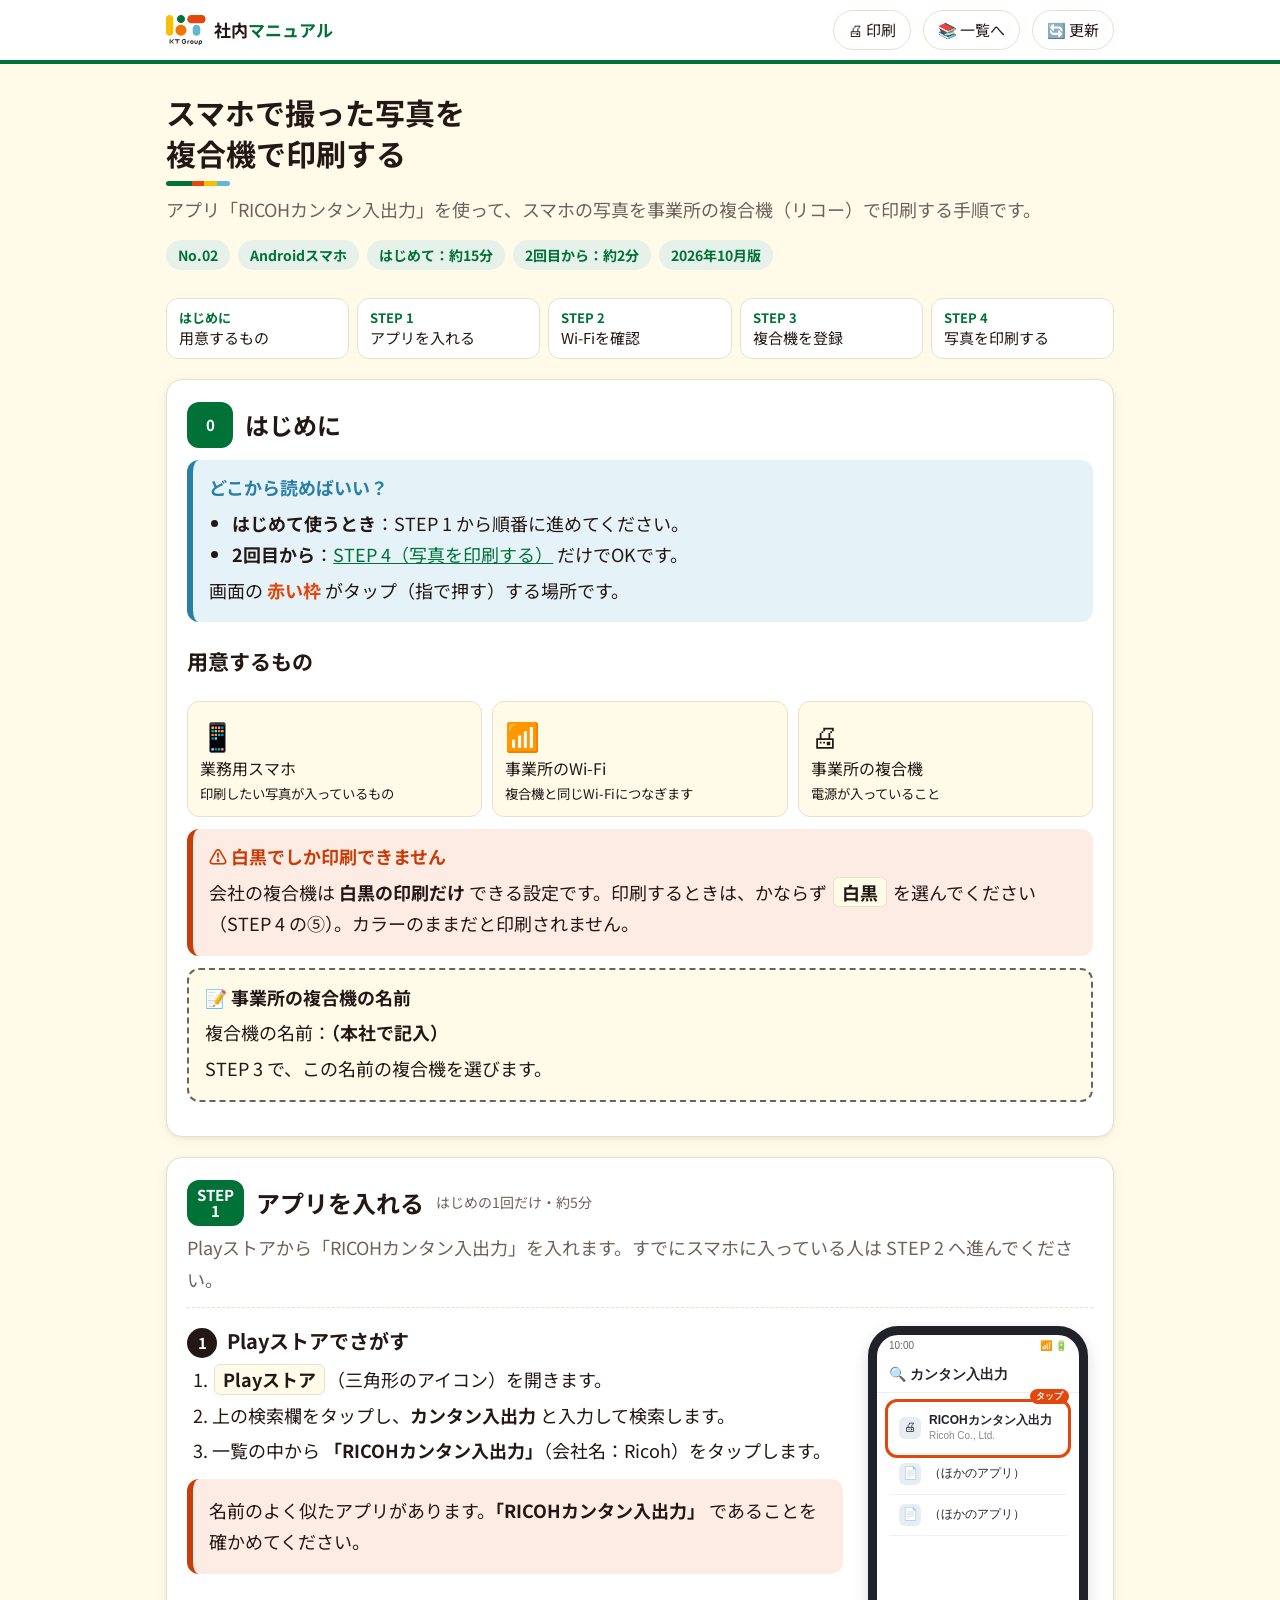
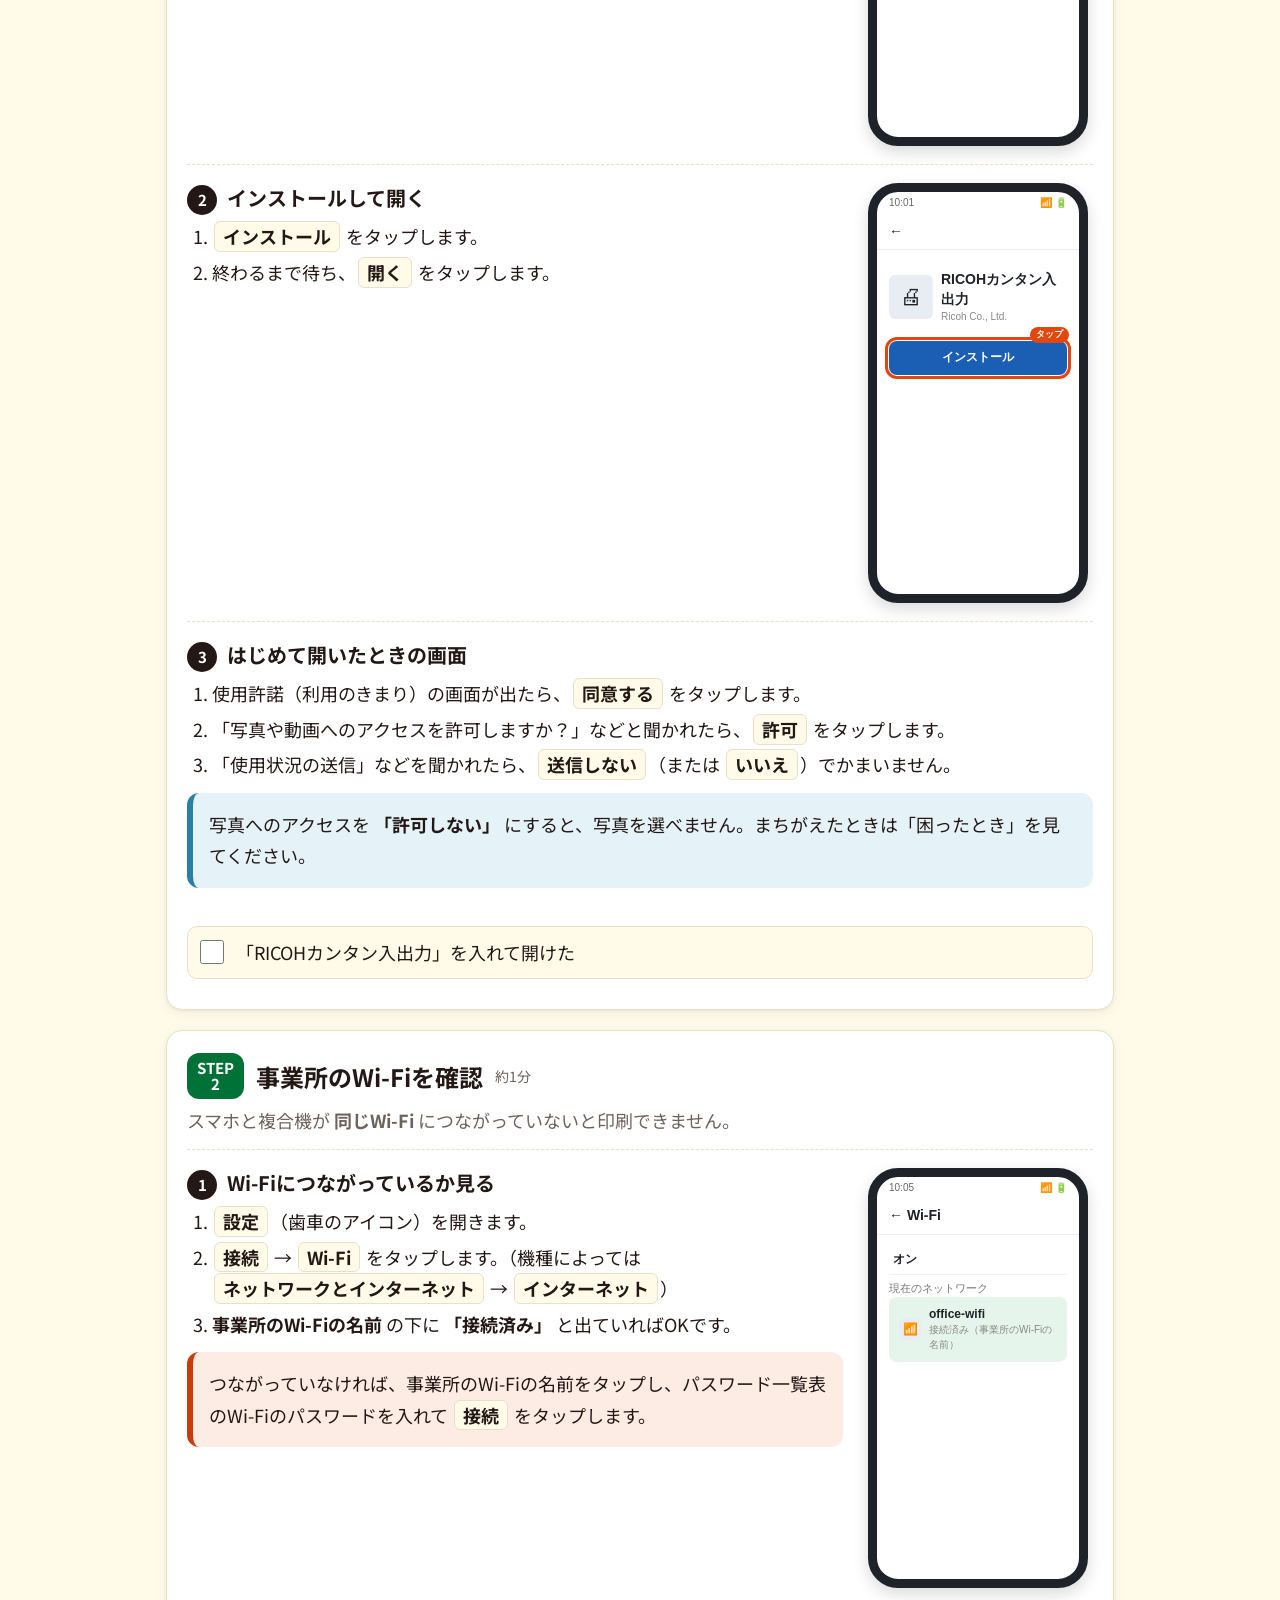
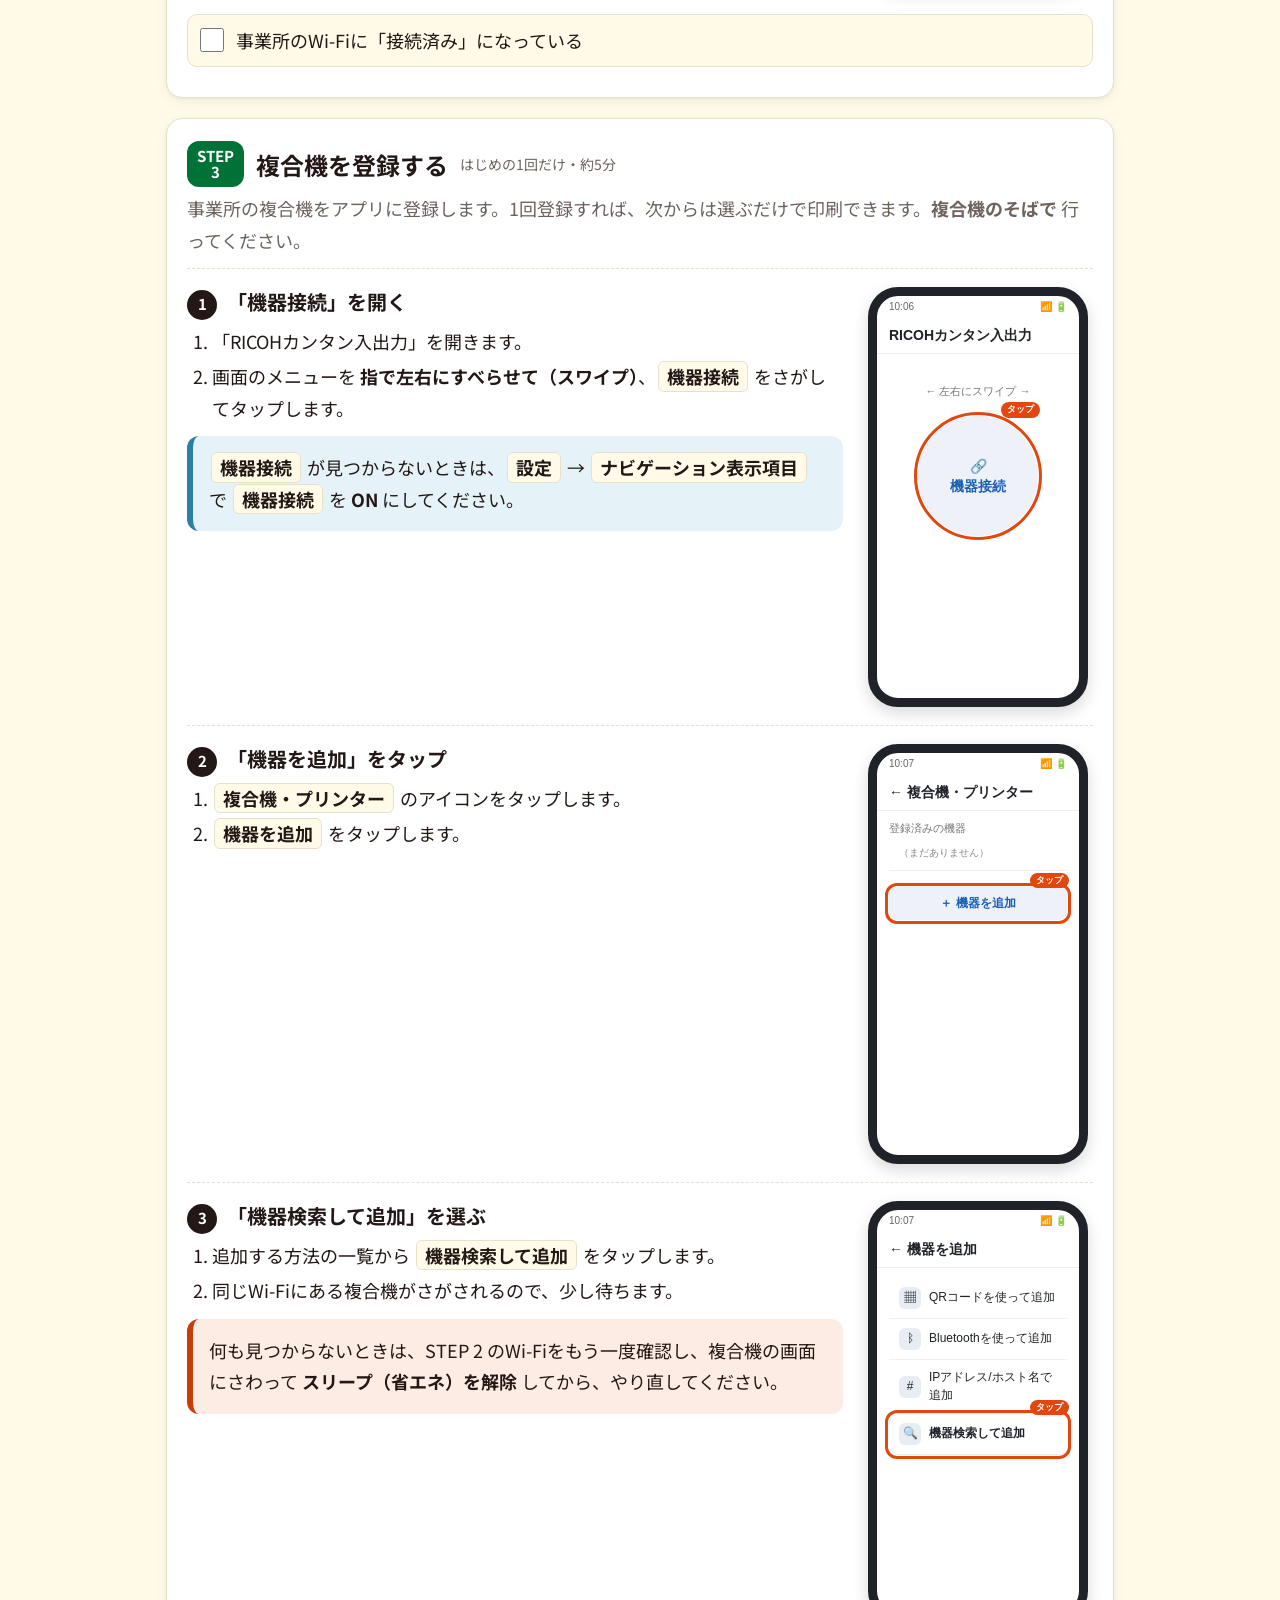
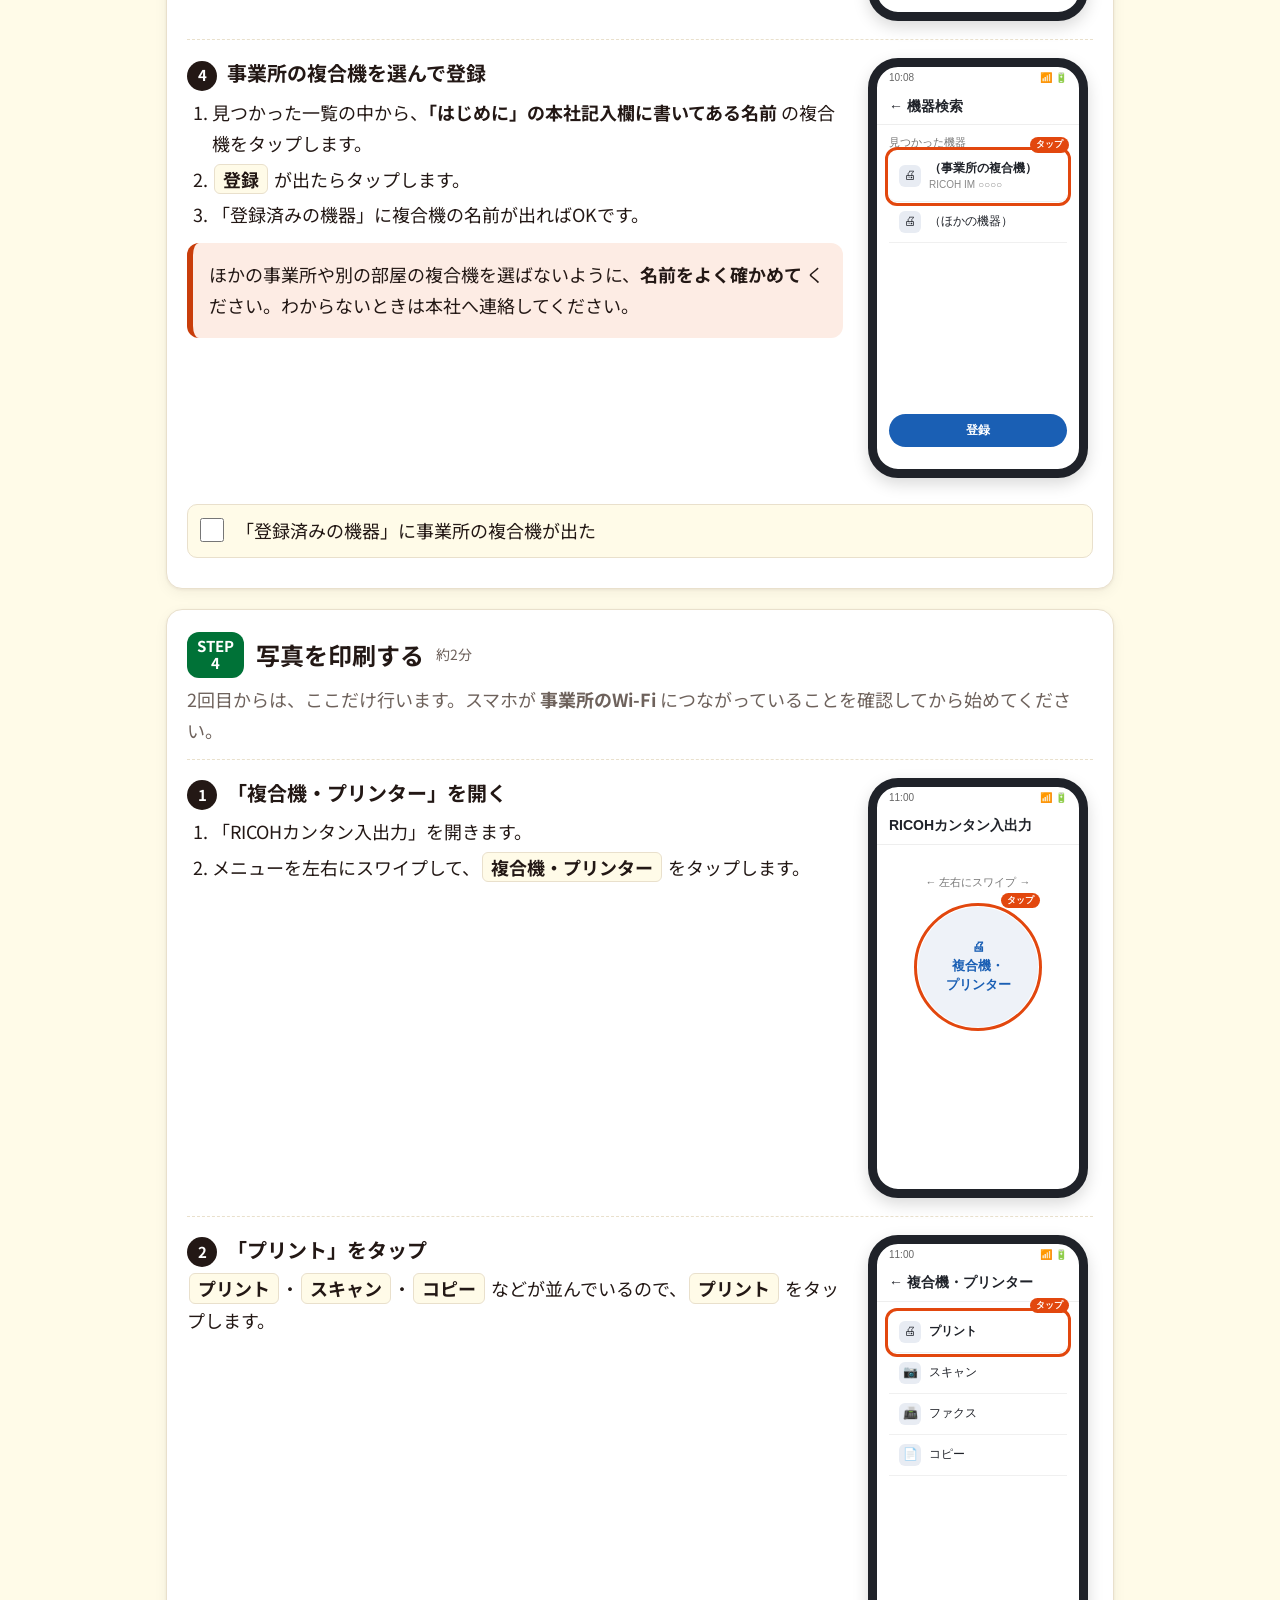
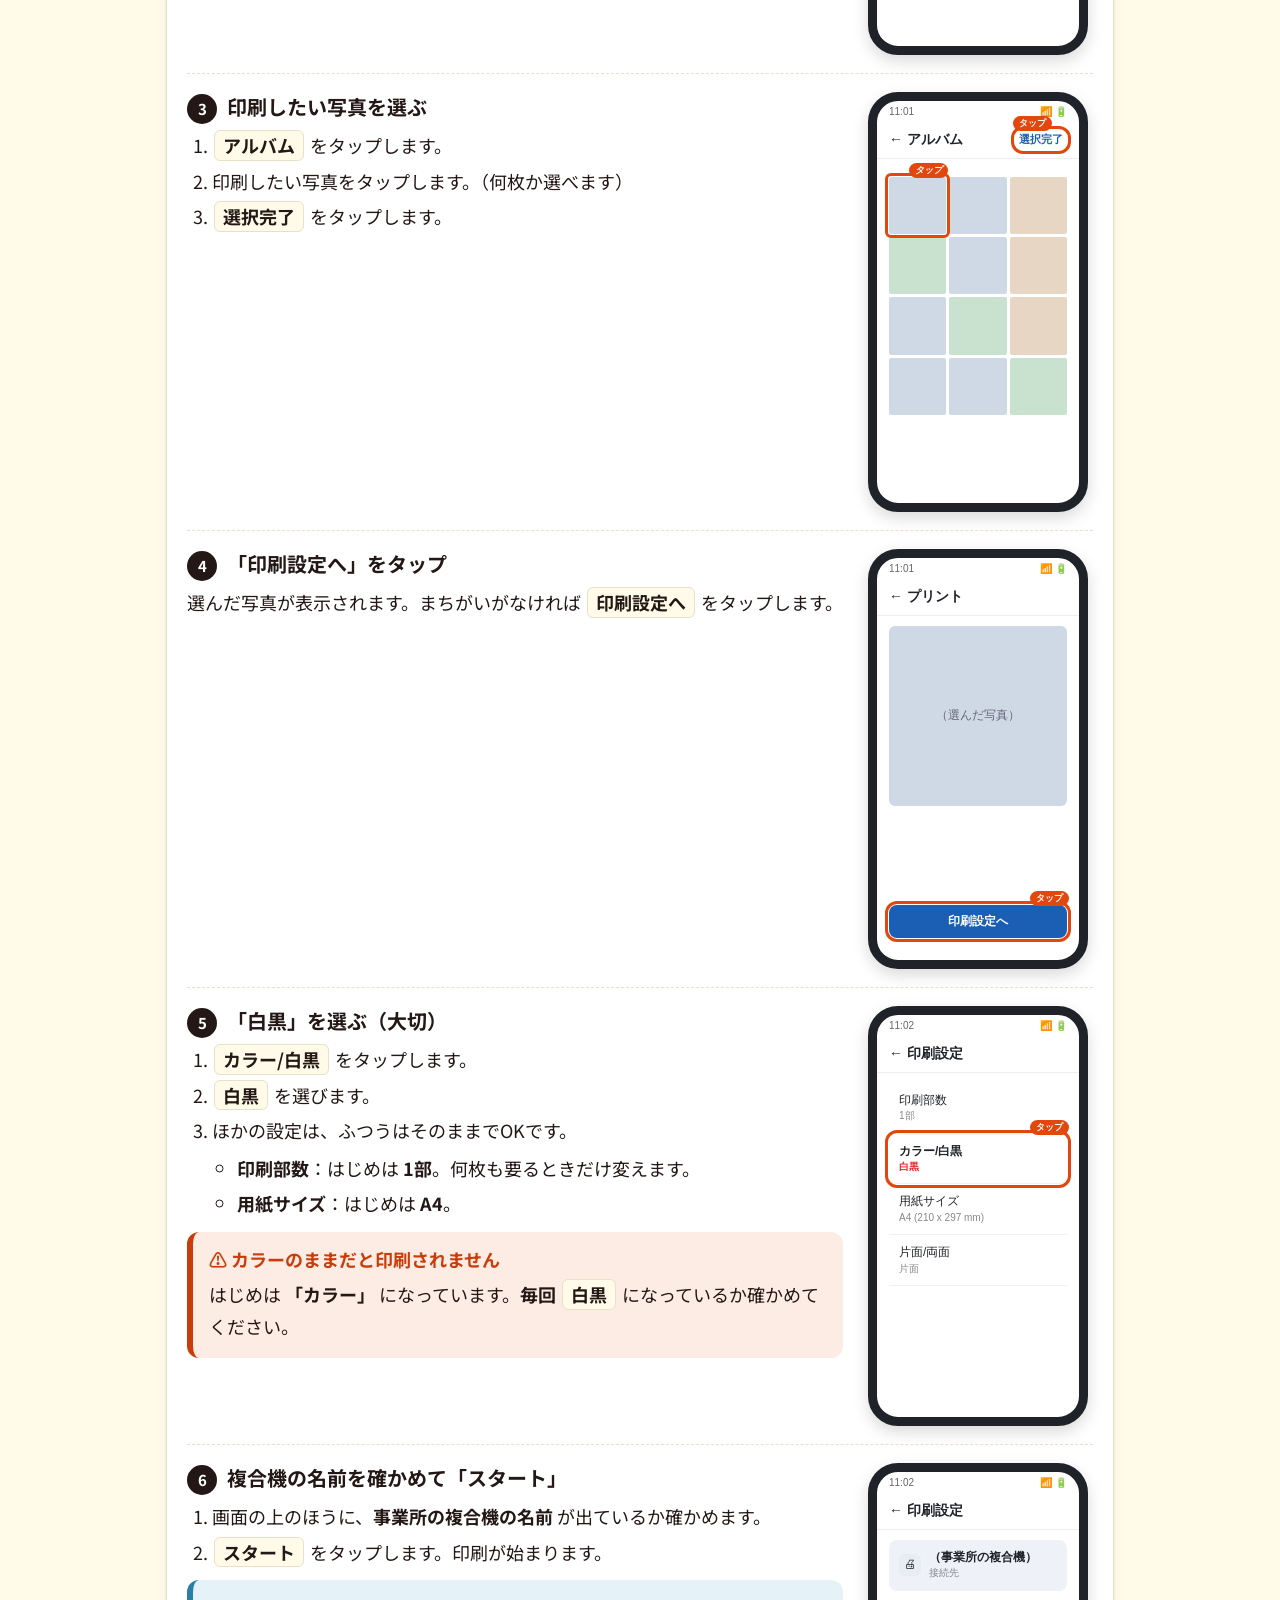
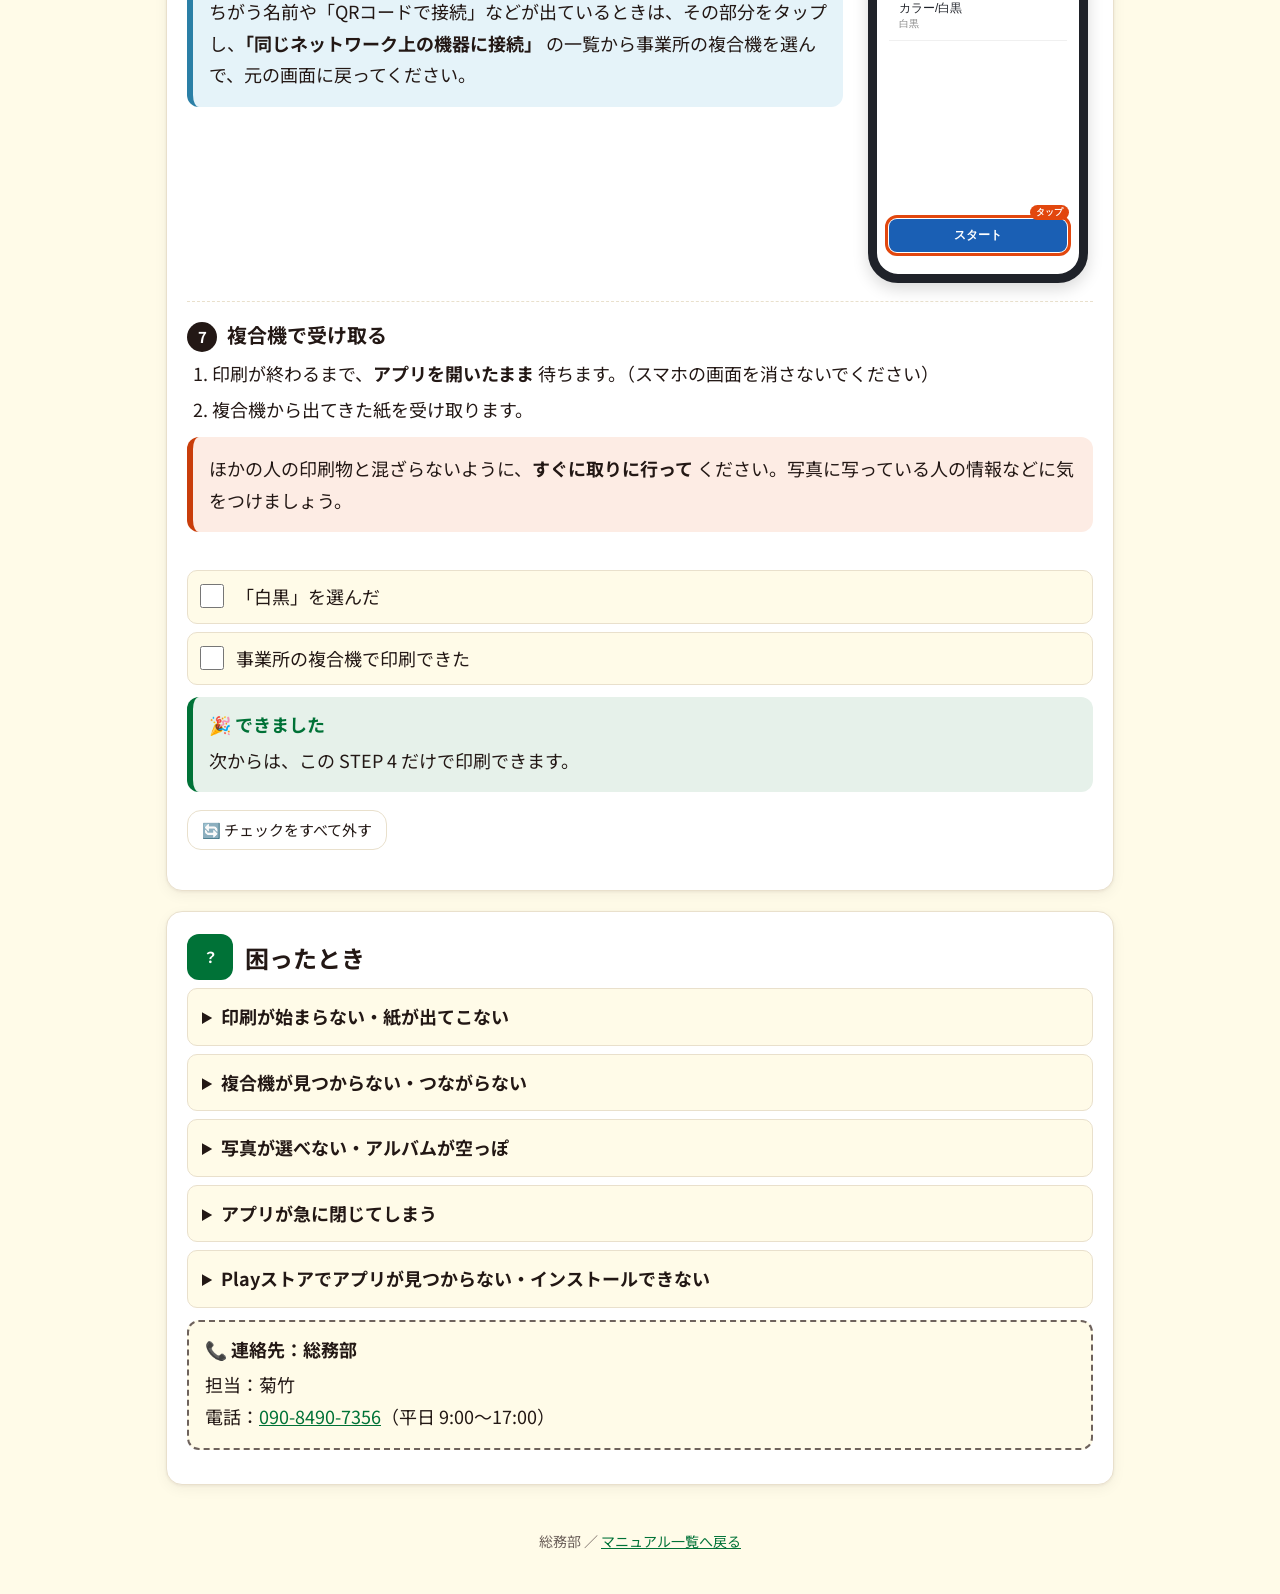
<file: manuals/fukugoki-smaho-print/index.html>
<!doctype html>
<html lang="ja">
<head>
<meta charset="utf-8">
<meta name="viewport" content="width=device-width, initial-scale=1">
<meta name="robots" content="noindex, nofollow">
<title>スマホの写真を複合機で印刷</title>
<link rel="stylesheet" href="../../assets/style.css">
</head>
<body>
<header class="site-head">
  <div class="wrap">
    <a class="logo" href="../../index.html"><img class="logo-img" src="../../assets/kt-logo.svg" alt="KTグループ">社内<span>マニュアル</span></a>
    <span class="spacer"></span>
    <button class="btn-ghost no-print" id="print-page" type="button">🖨 印刷</button>
    <a class="btn-ghost no-print" href="../../index.html">📚 一覧へ</a>
    <button class="btn-ghost no-print" id="refresh-page" type="button" title="チェックを外して、ページを読み込み直します">🔄 更新</button>
  </div>
</header>

<main class="wrap">
  <div class="hero">
    <h1>スマホで撮った写真を<br>複合機で印刷する</h1>
    <p>アプリ「RICOHカンタン入出力」を使って、スマホの写真を事業所の複合機（リコー）で印刷する手順です。</p>
    <div class="meta">
      <span class="chip">No.02</span><span class="chip">Androidスマホ</span><span class="chip">はじめて：約15分</span><span class="chip">2回目から：約2分</span><span class="chip">2026年10月版</span>
    </div>
  </div>

  <ul class="toc no-print">
    <li><a href="#s0"><b>はじめに</b>用意するもの</a></li>
    <li><a href="#s1"><b>STEP 1</b>アプリを入れる</a></li>
    <li><a href="#s2"><b>STEP 2</b>Wi-Fiを確認</a></li>
    <li><a href="#s3"><b>STEP 3</b>複合機を登録</a></li>
    <li><a href="#s4"><b>STEP 4</b>写真を印刷する</a></li>
  </ul>

  <!-- ============================ はじめに ============================ -->
  <section class="section" id="s0">
    <h2><span class="num">0</span>はじめに</h2>

    <div class="box info">
      <span class="ttl">どこから読めばいい？</span>
      <ul>
        <li><b>はじめて使うとき</b>：STEP 1 から順番に進めてください。</li>
        <li><b>2回目から</b>：<a href="#s4">STEP 4（写真を印刷する）</a> だけでOKです。</li>
      </ul>
      <p>画面の <span style="color:var(--tap);font-weight:700">赤い枠</span> がタップ（指で押す）する場所です。</p>
    </div>

    <h3>用意するもの</h3>
    <div class="items">
      <div><span class="ic">📱</span>業務用スマホ<br><small>印刷したい写真が入っているもの</small></div>
      <div><span class="ic">📶</span>事業所のWi-Fi<br><small>複合機と同じWi-Fiにつなぎます</small></div>
      <div><span class="ic">🖨</span>事業所の複合機<br><small>電源が入っていること</small></div>
    </div>

    <div class="box warn">
      <span class="ttl">⚠ 白黒でしか印刷できません</span>
      <p>会社の複合機は <b>白黒の印刷だけ</b> できる設定です。印刷するときは、かならず <span class="k">白黒</span> を選んでください（STEP 4 の⑤）。カラーのままだと印刷されません。</p>
    </div>

    <div class="box hq">
      <span class="ttl">📝 事業所の複合機の名前</span>
      <p>複合機の名前：<b>（本社で記入）</b></p>
      <p>STEP 3 で、この名前の複合機を選びます。</p>
    </div>
  </section>

  <!-- ============================ STEP 1 ============================ -->
  <section class="section" id="s1">
    <h2><span class="num">STEP<br>1</span>アプリを入れる<span class="time">はじめの1回だけ・約5分</span></h2>
    <p class="lead">Playストアから「RICOHカンタン入出力」を入れます。すでにスマホに入っている人は STEP 2 へ進んでください。</p>

    <div class="step">
      <div>
        <h3><span class="n">1</span>Playストアでさがす</h3>
        <ol>
          <li><span class="k">Playストア</span>（三角形のアイコン）を開きます。</li>
          <li>上の検索欄をタップし、<b>カンタン入出力</b> と入力して検索します。</li>
          <li>一覧の中から <b>「RICOHカンタン入出力」</b>（会社名：Ricoh）をタップします。</li>
        </ol>
        <div class="box warn"><p>名前のよく似たアプリがあります。<b>「RICOHカンタン入出力」</b> であることを確かめてください。</p></div>
      </div>
      <figure class="shot">
        <div class="phone">
          <div class="sb"><span>10:00</span><span>📶 🔋</span></div>
          <div class="app">🔍 カンタン入出力</div>
          <div class="body">
            <div class="row tap"><span class="ico">🖨</span><div><b>RICOHカンタン入出力</b><small>Ricoh Co., Ltd.</small></div></div>
            <div class="row"><span class="ico">📄</span><div>（ほかのアプリ）</div></div>
            <div class="row"><span class="ico">📄</span><div>（ほかのアプリ）</div></div>
          </div>
        </div>
      </figure>
    </div>

    <div class="step">
      <div>
        <h3><span class="n">2</span>インストールして開く</h3>
        <ol>
          <li><span class="k">インストール</span> をタップします。</li>
          <li>終わるまで待ち、<span class="k">開く</span> をタップします。</li>
        </ol>
      </div>
      <figure class="shot">
        <div class="phone">
          <div class="sb"><span>10:01</span><span>📶 🔋</span></div>
          <div class="app">←</div>
          <div class="body">
            <div class="row" style="border:0;padding-left:0"><span class="ico" style="width:44px;height:44px;font-size:22px">🖨</span><div><b style="font-size:14px">RICOHカンタン入出力</b><small>Ricoh Co., Ltd.</small></div></div>
            <span class="pill tap" style="border-radius:8px">インストール</span>
          </div>
        </div>
      </figure>
    </div>

    <div class="step no-shot">
      <div>
        <h3><span class="n">3</span>はじめて開いたときの画面</h3>
        <ol>
          <li>使用許諾（利用のきまり）の画面が出たら、<span class="k">同意する</span> をタップします。</li>
          <li>「写真や動画へのアクセスを許可しますか？」などと聞かれたら、<span class="k">許可</span> をタップします。</li>
          <li>「使用状況の送信」などを聞かれたら、<span class="k">送信しない</span>（または <span class="k">いいえ</span>）でかまいません。</li>
        </ol>
        <div class="box info"><p>写真へのアクセスを <b>「許可しない」</b> にすると、写真を選べません。まちがえたときは「困ったとき」を見てください。</p></div>
      </div>
    </div>

    <ul class="check">
      <li><label><input type="checkbox" id="c1-1"><span>「RICOHカンタン入出力」を入れて開けた</span></label></li>
    </ul>
  </section>

  <!-- ============================ STEP 2 ============================ -->
  <section class="section" id="s2">
    <h2><span class="num">STEP<br>2</span>事業所のWi-Fiを確認<span class="time">約1分</span></h2>
    <p class="lead">スマホと複合機が <b>同じWi-Fi</b> につながっていないと印刷できません。</p>

    <div class="step">
      <div>
        <h3><span class="n">1</span>Wi-Fiにつながっているか見る</h3>
        <ol>
          <li><span class="k">設定</span>（歯車のアイコン）を開きます。</li>
          <li><span class="k">接続</span> → <span class="k">Wi-Fi</span> をタップします。（機種によっては <span class="k">ネットワークとインターネット</span> → <span class="k">インターネット</span>）</li>
          <li><b>事業所のWi-Fiの名前</b> の下に <b>「接続済み」</b> と出ていればOKです。</li>
        </ol>
        <div class="box warn"><p>つながっていなければ、事業所のWi-Fiの名前をタップし、パスワード一覧表のWi-Fiのパスワードを入れて <span class="k">接続</span> をタップします。</p></div>
      </div>
      <figure class="shot">
        <div class="phone">
          <div class="sb"><span>10:05</span><span>📶 🔋</span></div>
          <div class="app">← Wi-Fi</div>
          <div class="body">
            <div class="row" style="padding:6px 4px"><b>オン</b></div>
            <div class="muted" style="margin-top:6px">現在のネットワーク</div>
            <div class="row" style="background:#e6f5ec;border-radius:8px"><span class="ico">📶</span><div><b>office-wifi</b><small>接続済み（事業所のWi-Fiの名前）</small></div></div>
          </div>
        </div>
      </figure>
    </div>

    <ul class="check">
      <li><label><input type="checkbox" id="c2-1"><span>事業所のWi-Fiに「接続済み」になっている</span></label></li>
    </ul>
  </section>

  <!-- ============================ STEP 3 ============================ -->
  <section class="section" id="s3">
    <h2><span class="num">STEP<br>3</span>複合機を登録する<span class="time">はじめの1回だけ・約5分</span></h2>
    <p class="lead">事業所の複合機をアプリに登録します。1回登録すれば、次からは選ぶだけで印刷できます。<b>複合機のそばで</b> 行ってください。</p>

    <div class="step">
      <div>
        <h3><span class="n">1</span>「機器接続」を開く</h3>
        <ol>
          <li>「RICOHカンタン入出力」を開きます。</li>
          <li>画面のメニューを <b>指で左右にすべらせて（スワイプ）</b>、<span class="k">機器接続</span> をさがしてタップします。</li>
        </ol>
        <div class="box info"><p><span class="k">機器接続</span> が見つからないときは、<span class="k">設定</span> → <span class="k">ナビゲーション表示項目</span> で <span class="k">機器接続</span> を <b>ON</b> にしてください。</p></div>
      </div>
      <figure class="shot">
        <div class="phone">
          <div class="sb"><span>10:06</span><span>📶 🔋</span></div>
          <div class="app">RICOHカンタン入出力</div>
          <div class="body center">
            <div class="muted" style="margin-top:20px">← 左右にスワイプ →</div>
            <div class="tap" style="margin:16px auto;width:120px;height:120px;border-radius:50%;background:#eef2f8;display:grid;place-items:center;font-weight:700;font-size:14px;color:#1a5fb4">🔗<br>機器接続</div>
          </div>
        </div>
      </figure>
    </div>

    <div class="step">
      <div>
        <h3><span class="n">2</span>「機器を追加」をタップ</h3>
        <ol>
          <li><span class="k">複合機・プリンター</span> のアイコンをタップします。</li>
          <li><span class="k">機器を追加</span> をタップします。</li>
        </ol>
      </div>
      <figure class="shot">
        <div class="phone">
          <div class="sb"><span>10:07</span><span>📶 🔋</span></div>
          <div class="app">← 複合機・プリンター</div>
          <div class="body">
            <div class="muted">登録済みの機器</div>
            <div class="row"><small>（まだありません）</small></div>
            <span class="pill light tap" style="margin-top:16px">＋ 機器を追加</span>
          </div>
        </div>
      </figure>
    </div>

    <div class="step">
      <div>
        <h3><span class="n">3</span>「機器検索して追加」を選ぶ</h3>
        <ol>
          <li>追加する方法の一覧から <span class="k">機器検索して追加</span> をタップします。</li>
          <li>同じWi-Fiにある複合機がさがされるので、少し待ちます。</li>
        </ol>
        <div class="box warn"><p>何も見つからないときは、STEP 2 のWi-Fiをもう一度確認し、複合機の画面にさわって <b>スリープ（省エネ）を解除</b> してから、やり直してください。</p></div>
      </div>
      <figure class="shot">
        <div class="phone">
          <div class="sb"><span>10:07</span><span>📶 🔋</span></div>
          <div class="app">← 機器を追加</div>
          <div class="body">
            <div class="row"><span class="ico">▦</span><div>QRコードを使って追加</div></div>
            <div class="row"><span class="ico">ᛒ</span><div>Bluetoothを使って追加</div></div>
            <div class="row"><span class="ico">#</span><div>IPアドレス/ホスト名で追加</div></div>
            <div class="row tap"><span class="ico">🔍</span><div><b>機器検索して追加</b></div></div>
          </div>
        </div>
      </figure>
    </div>

    <div class="step">
      <div>
        <h3><span class="n">4</span>事業所の複合機を選んで登録</h3>
        <ol>
          <li>見つかった一覧の中から、<b>「はじめに」の本社記入欄に書いてある名前</b> の複合機をタップします。</li>
          <li><span class="k">登録</span> が出たらタップします。</li>
          <li>「登録済みの機器」に複合機の名前が出ればOKです。</li>
        </ol>
        <div class="box warn"><p>ほかの事業所や別の部屋の複合機を選ばないように、<b>名前をよく確かめて</b> ください。わからないときは本社へ連絡してください。</p></div>
      </div>
      <figure class="shot">
        <div class="phone">
          <div class="sb"><span>10:08</span><span>📶 🔋</span></div>
          <div class="app">← 機器検索</div>
          <div class="body">
            <div class="muted">見つかった機器</div>
            <div class="row tap"><span class="ico">🖨</span><div><b>（事業所の複合機）</b><small>RICOH IM ○○○○</small></div></div>
            <div class="row"><span class="ico">🖨</span><div>（ほかの機器）</div></div>
            <div class="bottom"><span class="pill">登録</span></div>
          </div>
        </div>
      </figure>
    </div>

    <ul class="check">
      <li><label><input type="checkbox" id="c3-1"><span>「登録済みの機器」に事業所の複合機が出た</span></label></li>
    </ul>
  </section>

  <!-- ============================ STEP 4 ============================ -->
  <section class="section" id="s4">
    <h2><span class="num">STEP<br>4</span>写真を印刷する<span class="time">約2分</span></h2>
    <p class="lead">2回目からは、ここだけ行います。スマホが <b>事業所のWi-Fi</b> につながっていることを確認してから始めてください。</p>

    <div class="step">
      <div>
        <h3><span class="n">1</span>「複合機・プリンター」を開く</h3>
        <ol>
          <li>「RICOHカンタン入出力」を開きます。</li>
          <li>メニューを左右にスワイプして、<span class="k">複合機・プリンター</span> をタップします。</li>
        </ol>
      </div>
      <figure class="shot">
        <div class="phone">
          <div class="sb"><span>11:00</span><span>📶 🔋</span></div>
          <div class="app">RICOHカンタン入出力</div>
          <div class="body center">
            <div class="muted" style="margin-top:20px">← 左右にスワイプ →</div>
            <div class="tap" style="margin:16px auto;width:120px;height:120px;border-radius:50%;background:#eef2f8;display:grid;place-items:center;font-weight:700;font-size:13px;color:#1a5fb4">🖨<br>複合機・<br>プリンター</div>
          </div>
        </div>
      </figure>
    </div>

    <div class="step">
      <div>
        <h3><span class="n">2</span>「プリント」をタップ</h3>
        <p><span class="k">プリント</span>・<span class="k">スキャン</span>・<span class="k">コピー</span> などが並んでいるので、<span class="k">プリント</span> をタップします。</p>
      </div>
      <figure class="shot">
        <div class="phone">
          <div class="sb"><span>11:00</span><span>📶 🔋</span></div>
          <div class="app">← 複合機・プリンター</div>
          <div class="body">
            <div class="row tap"><span class="ico">🖨</span><div><b>プリント</b></div></div>
            <div class="row"><span class="ico">📷</span><div>スキャン</div></div>
            <div class="row"><span class="ico">📠</span><div>ファクス</div></div>
            <div class="row"><span class="ico">📄</span><div>コピー</div></div>
          </div>
        </div>
      </figure>
    </div>

    <div class="step">
      <div>
        <h3><span class="n">3</span>印刷したい写真を選ぶ</h3>
        <ol>
          <li><span class="k">アルバム</span> をタップします。</li>
          <li>印刷したい写真をタップします。（何枚か選べます）</li>
          <li><span class="k">選択完了</span> をタップします。</li>
        </ol>
      </div>
      <figure class="shot">
        <div class="phone">
          <div class="sb"><span>11:01</span><span>📶 🔋</span></div>
          <div class="app">← アルバム<span class="tap lbl-left" style="margin-left:auto;font-size:11px;color:#1a5fb4;padding:2px 4px">選択完了</span></div>
          <div class="body">
            <div class="grid"><i class="tap" style="outline-width:3px"></i><i></i><i></i><i></i><i></i><i></i><i></i><i></i><i></i><i></i><i></i><i></i></div>
          </div>
        </div>
      </figure>
    </div>

    <div class="step">
      <div>
        <h3><span class="n">4</span>「印刷設定へ」をタップ</h3>
        <p>選んだ写真が表示されます。まちがいがなければ <span class="k">印刷設定へ</span> をタップします。</p>
      </div>
      <figure class="shot">
        <div class="phone">
          <div class="sb"><span>11:01</span><span>📶 🔋</span></div>
          <div class="app">← プリント</div>
          <div class="body">
            <div style="height:180px;background:#cfd9e6;border-radius:6px;display:grid;place-items:center;color:#667">（選んだ写真）</div>
          </div>
          <div class="bottom"><span class="pill tap">印刷設定へ</span></div>
        </div>
      </figure>
    </div>

    <div class="step">
      <div>
        <h3><span class="n">5</span>「白黒」を選ぶ（大切）</h3>
        <ol>
          <li><span class="k">カラー/白黒</span> をタップします。</li>
          <li><span class="k">白黒</span> を選びます。</li>
          <li>ほかの設定は、ふつうはそのままでOKです。
            <ul>
              <li><b>印刷部数</b>：はじめは <b>1部</b>。何枚も要るときだけ変えます。</li>
              <li><b>用紙サイズ</b>：はじめは <b>A4</b>。</li>
            </ul>
          </li>
        </ol>
        <div class="box warn"><span class="ttl">⚠ カラーのままだと印刷されません</span><p>はじめは <b>「カラー」</b> になっています。<b>毎回</b> <span class="k">白黒</span> になっているか確かめてください。</p></div>
      </div>
      <figure class="shot">
        <div class="phone">
          <div class="sb"><span>11:02</span><span>📶 🔋</span></div>
          <div class="app">← 印刷設定</div>
          <div class="body">
            <div class="row"><div>印刷部数<small>1部</small></div></div>
            <div class="row tap"><div><b>カラー/白黒</b><small style="color:#e5262a;font-weight:700">白黒</small></div></div>
            <div class="row"><div>用紙サイズ<small>A4 (210 x 297 mm)</small></div></div>
            <div class="row"><div>片面/両面<small>片面</small></div></div>
          </div>
        </div>
      </figure>
    </div>

    <div class="step">
      <div>
        <h3><span class="n">6</span>複合機の名前を確かめて「スタート」</h3>
        <ol>
          <li>画面の上のほうに、<b>事業所の複合機の名前</b> が出ているか確かめます。</li>
          <li><span class="k">スタート</span> をタップします。印刷が始まります。</li>
        </ol>
        <div class="box info"><p>ちがう名前や「QRコードで接続」などが出ているときは、その部分をタップし、<b>「同じネットワーク上の機器に接続」</b> の一覧から事業所の複合機を選んで、元の画面に戻ってください。</p></div>
      </div>
      <figure class="shot">
        <div class="phone">
          <div class="sb"><span>11:02</span><span>📶 🔋</span></div>
          <div class="app">← 印刷設定</div>
          <div class="body">
            <div class="row" style="background:#eef2f8;border-radius:8px"><span class="ico">🖨</span><div><b>（事業所の複合機）</b><small>接続先</small></div></div>
            <div class="row"><div>カラー/白黒<small>白黒</small></div></div>
          </div>
          <div class="bottom"><span class="pill tap">スタート</span></div>
        </div>
      </figure>
    </div>

    <div class="step no-shot">
      <div>
        <h3><span class="n">7</span>複合機で受け取る</h3>
        <ol>
          <li>印刷が終わるまで、<b>アプリを開いたまま</b> 待ちます。（スマホの画面を消さないでください）</li>
          <li>複合機から出てきた紙を受け取ります。</li>
        </ol>
        <div class="box warn"><p>ほかの人の印刷物と混ざらないように、<b>すぐに取りに行って</b> ください。写真に写っている人の情報などに気をつけましょう。</p></div>
      </div>
    </div>

    <ul class="check">
      <li><label><input type="checkbox" id="c4-1"><span>「白黒」を選んだ</span></label></li>
      <li><label><input type="checkbox" id="c4-2"><span>事業所の複合機で印刷できた</span></label></li>
    </ul>

    <div class="box ok">
      <span class="ttl">🎉 できました</span>
      <p>次からは、この STEP 4 だけで印刷できます。</p>
    </div>
    <p class="no-print"><button class="btn-ghost" id="reset-check" type="button">🔄 チェックをすべて外す</button></p>
  </section>

  <!-- ============================ 困ったとき ============================ -->
  <section class="section" id="faq">
    <h2><span class="num">？</span>困ったとき</h2>
    <details>
      <summary>印刷が始まらない・紙が出てこない</summary>
      <div>
        <ul>
          <li><span class="k">カラー/白黒</span> が <b>白黒</b> になっているか確認してください（STEP 4 の⑤）。</li>
          <li>複合機の画面に、紙づまり・用紙切れなどのエラーが出ていないか見てください。</li>
        </ul>
      </div>
    </details>
    <details>
      <summary>複合機が見つからない・つながらない</summary>
      <div>
        <ol>
          <li>スマホが <b>事業所のWi-Fi</b> に「接続済み」か確認します（STEP 2）。</li>
          <li>複合機の画面にさわって、スリープ（省エネ）を解除します。</li>
          <li>それでもだめなら、画面の上から下へなぞって、<span class="k">モバイルデータ</span> を一度オフにしてから、もう一度試します。終わったらオンに戻してください。</li>
        </ol>
      </div>
    </details>
    <details>
      <summary>写真が選べない・アルバムが空っぽ</summary>
      <div>
        <p>写真へのアクセスが「許可しない」になっています。</p>
        <ol>
          <li><span class="k">設定</span> → <span class="k">アプリ</span> → <span class="k">RICOHカンタン入出力</span> → <span class="k">権限</span> をタップします。</li>
          <li><span class="k">写真と動画</span>（または <span class="k">ストレージ</span>）を <span class="k">許可</span> にします。</li>
        </ol>
      </div>
    </details>
    <details>
      <summary>アプリが急に閉じてしまう</summary>
      <div><p>写真のサイズが大きすぎることがあります。一度に選ぶ写真の枚数を減らして、もう一度試してください。</p></div>
    </details>
    <details>
      <summary>Playストアでアプリが見つからない・インストールできない</summary>
      <div><p>会社の設定で止められている場合があります。本社へ連絡してください。</p></div>
    </details>

    <div class="box hq">
      <span class="ttl">📞 連絡先：総務部</span>
      <p>担当：菊竹<br>電話：<a href="tel:09084907356">090-8490-7356</a>（平日 9:00〜17:00）</p>
    </div>
  </section>
</main>

<footer class="site-foot">総務部 ／ <a href="../../index.html">マニュアル一覧へ戻る</a></footer>
<script src="../../assets/manual.js"></script>
</body>
</html>
</file>
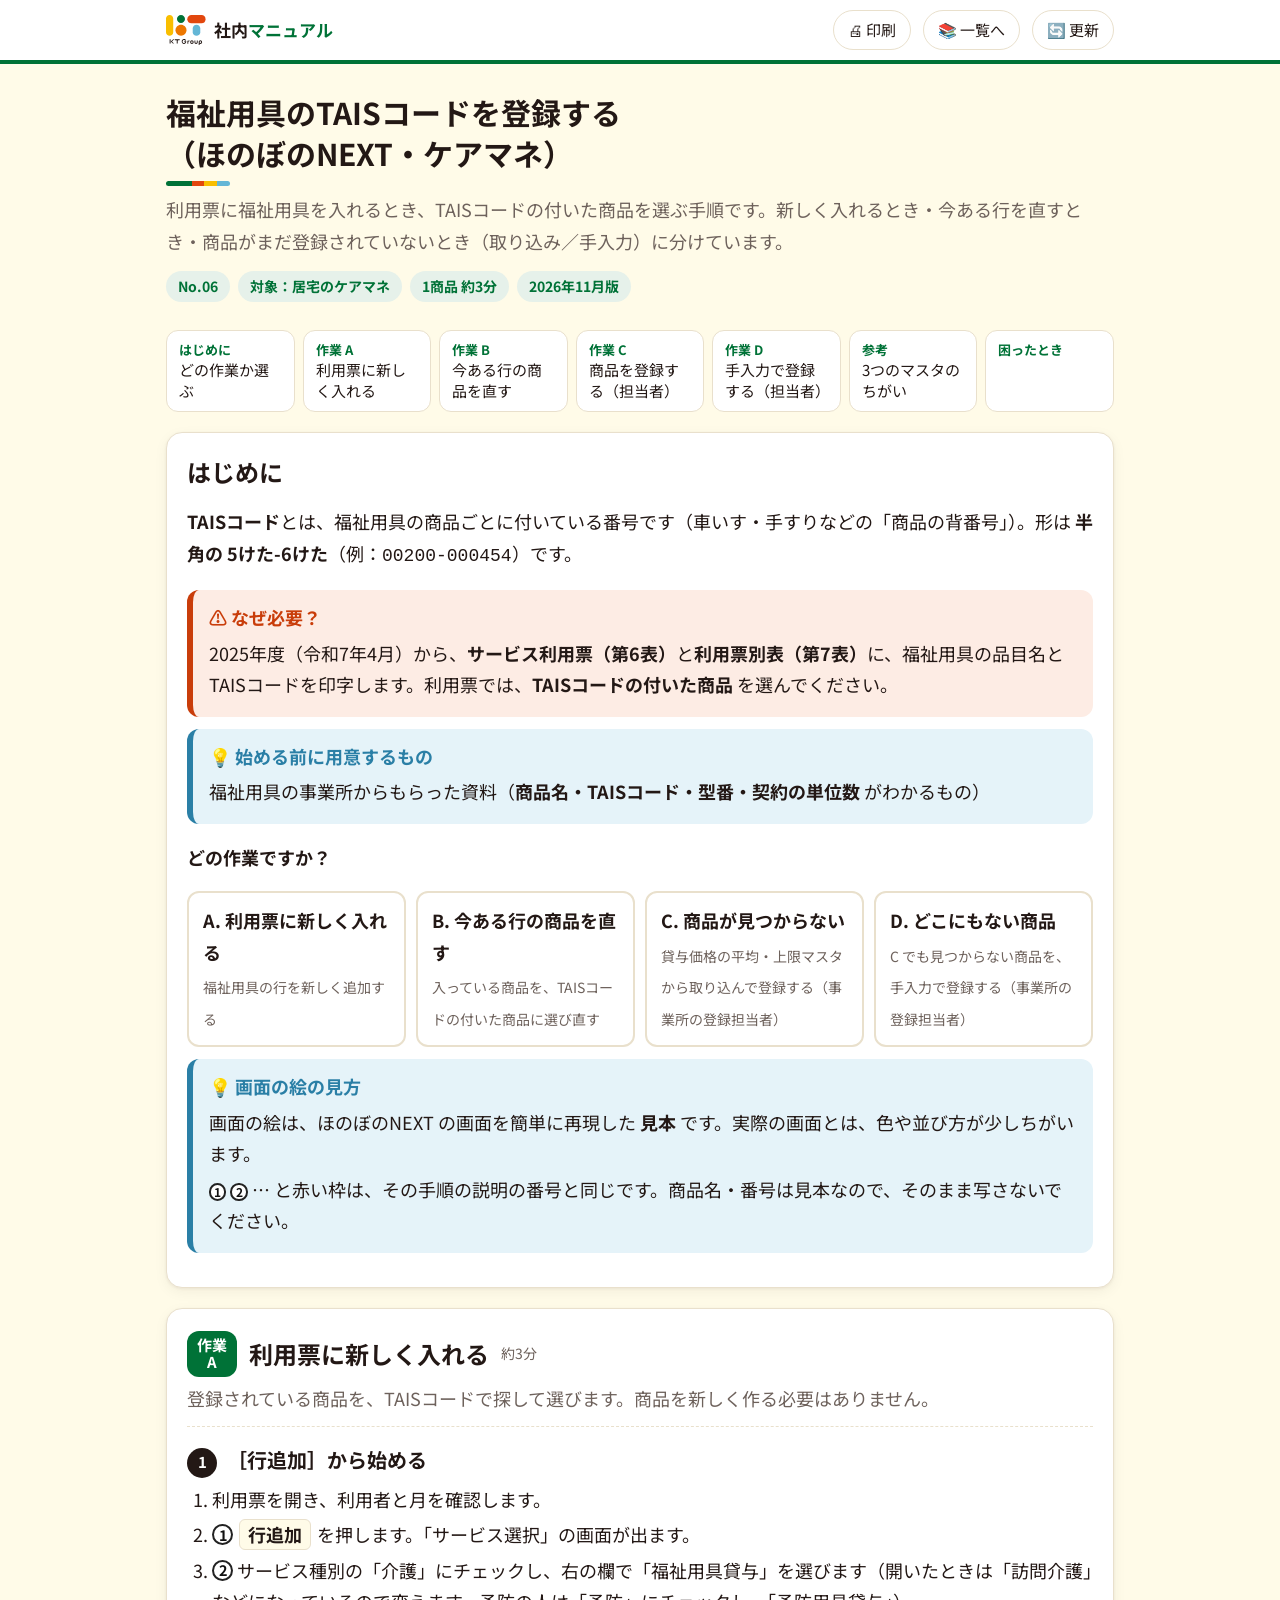
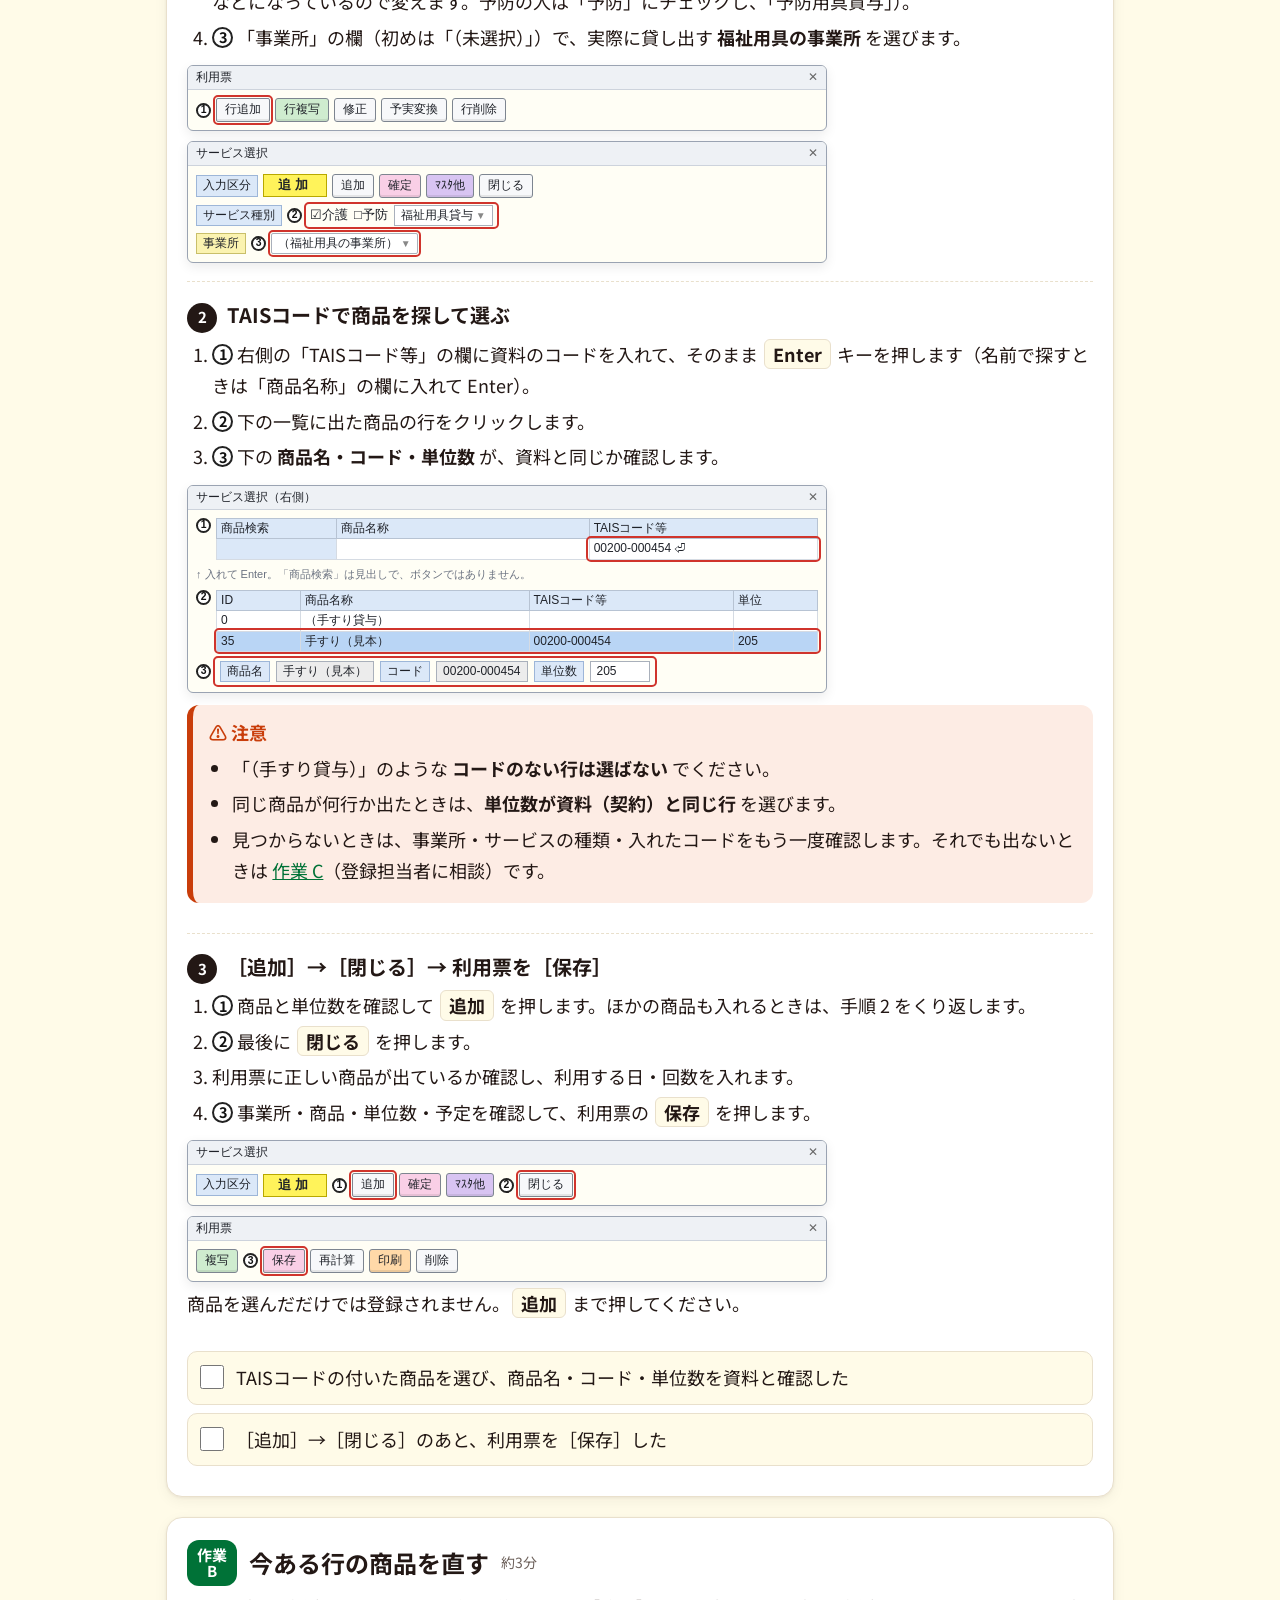
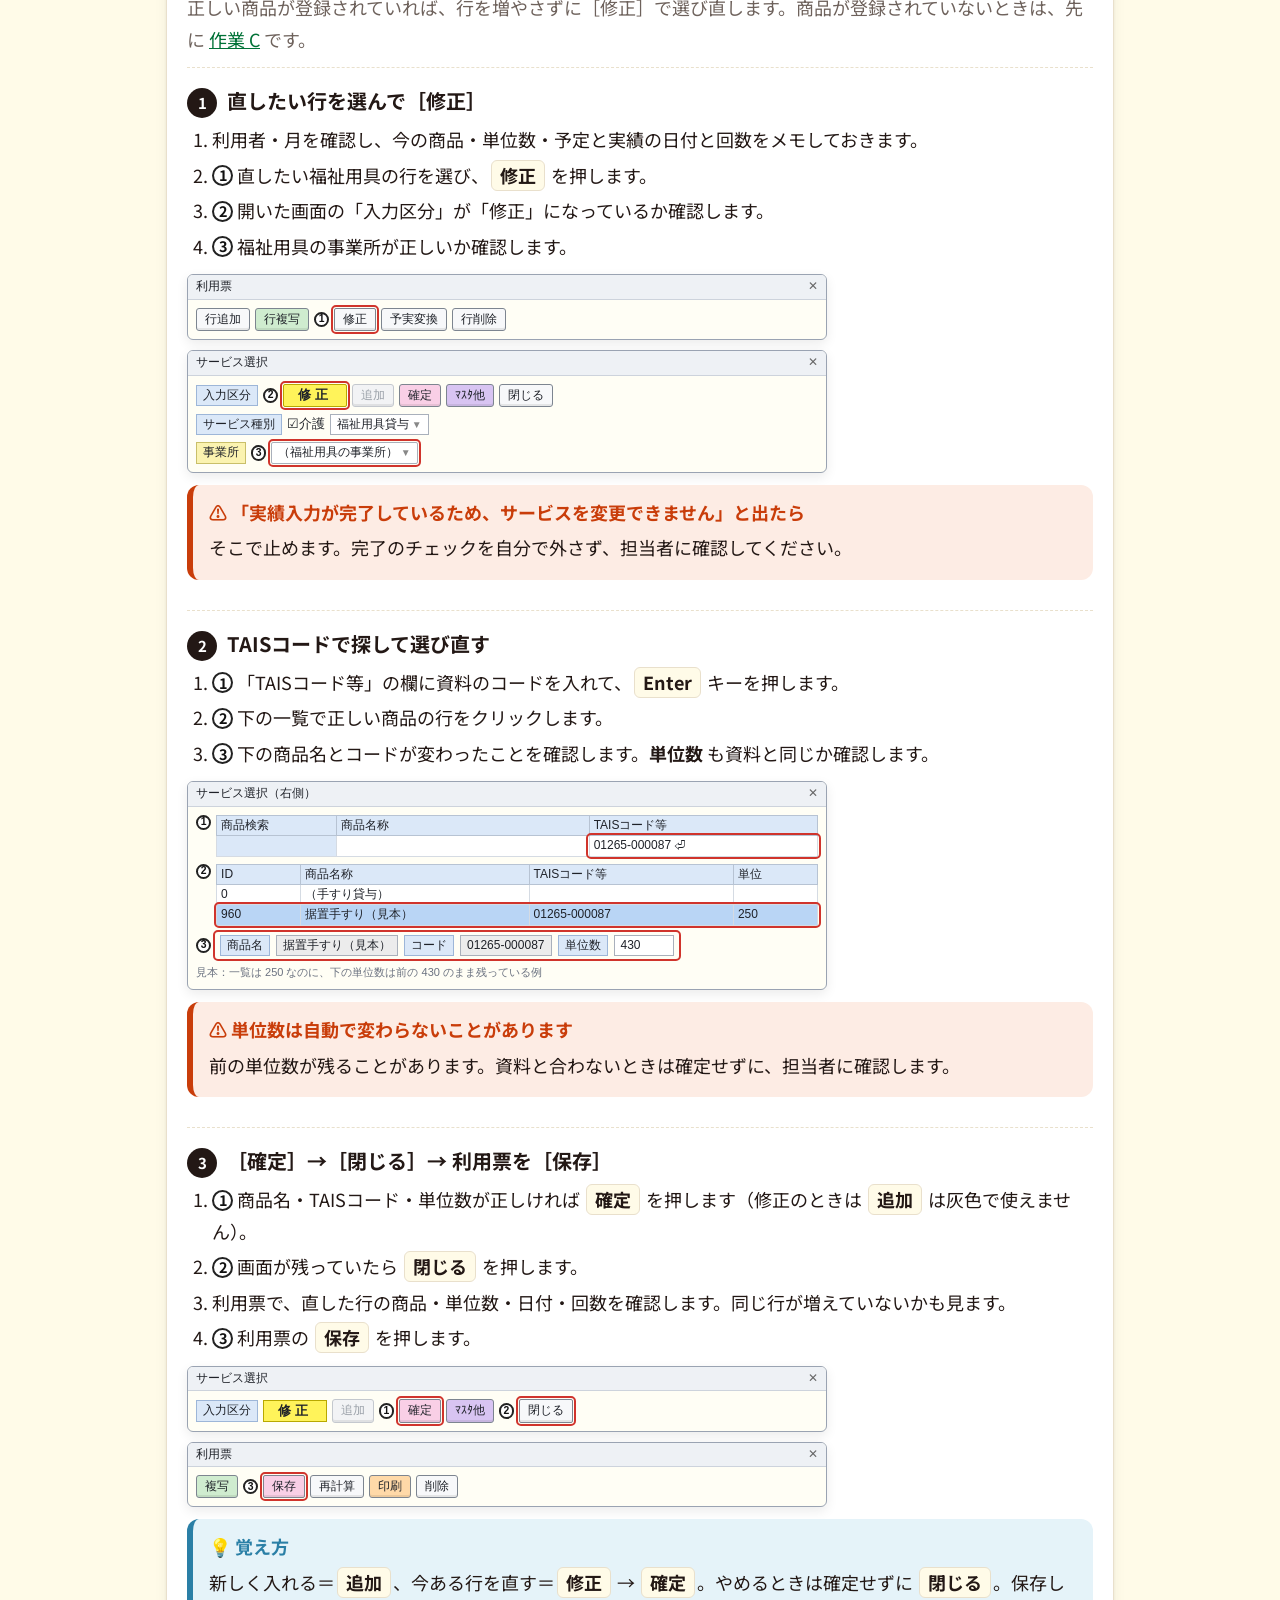
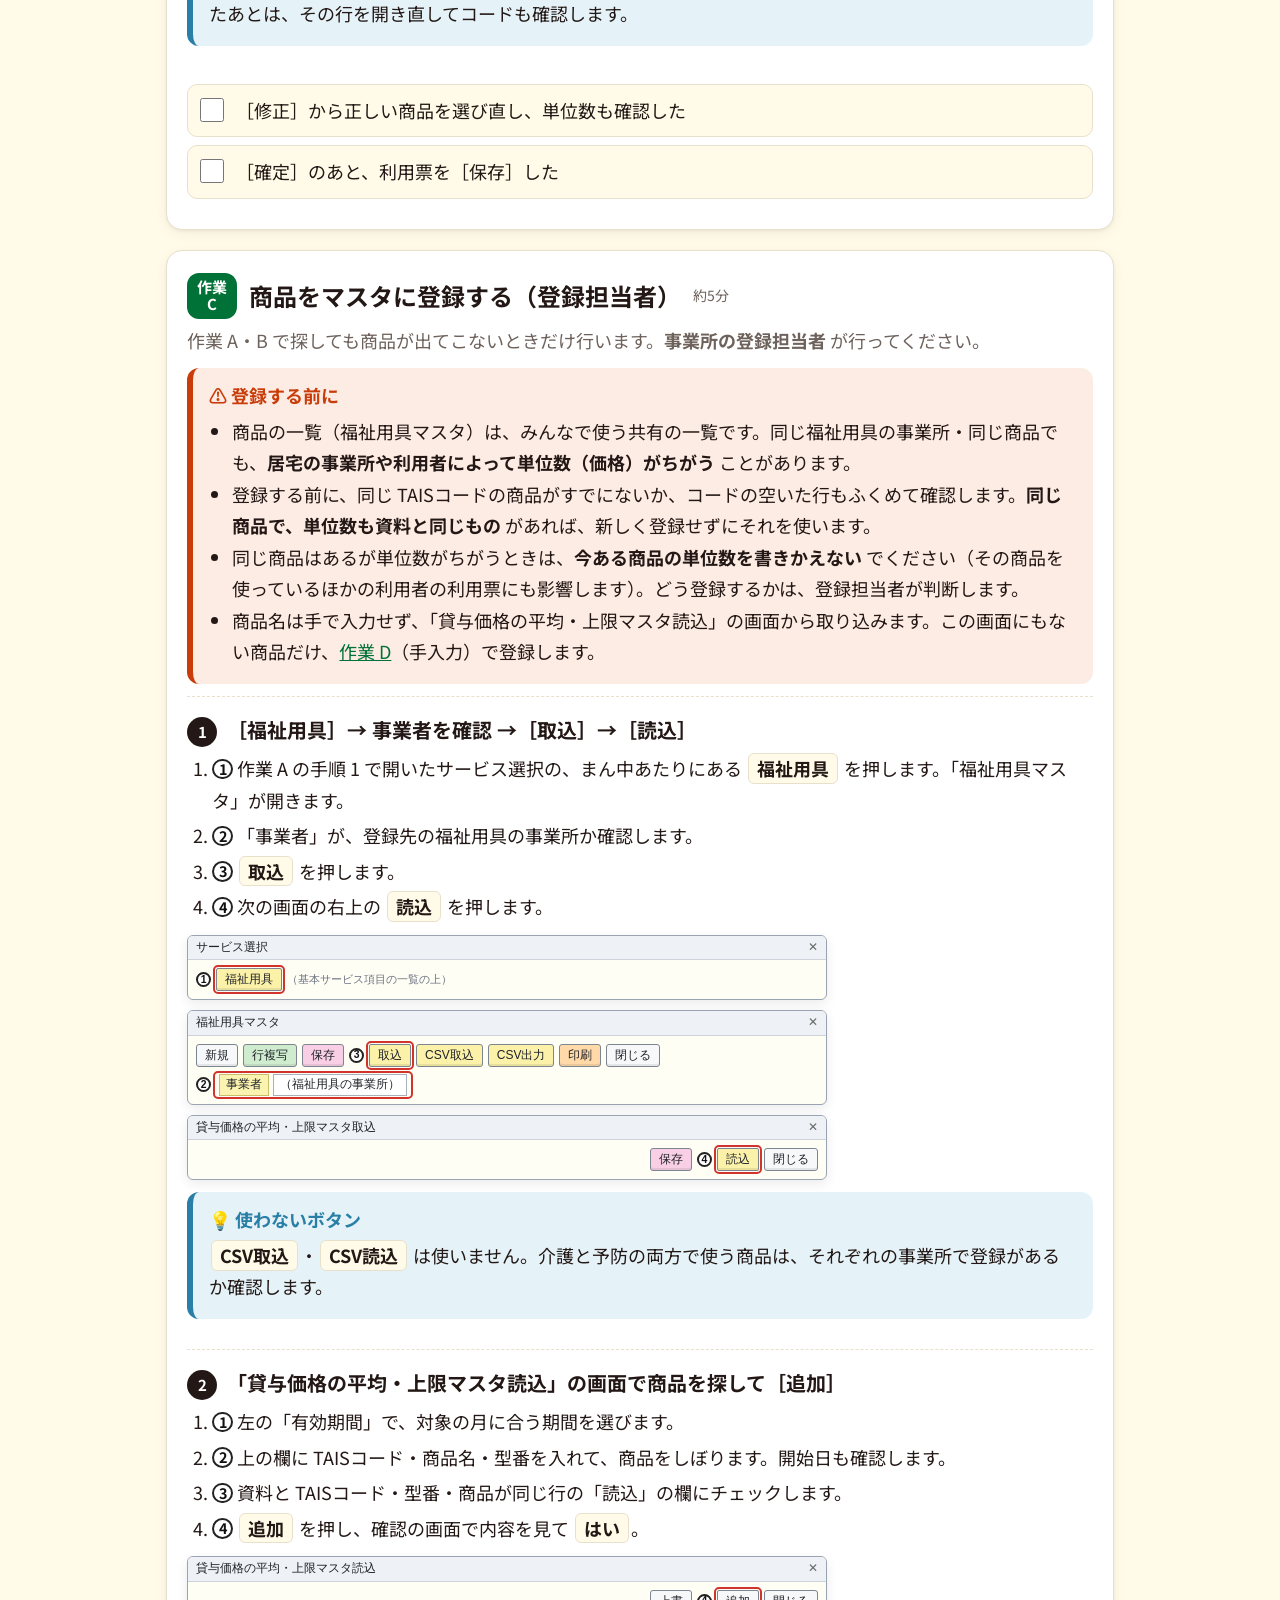
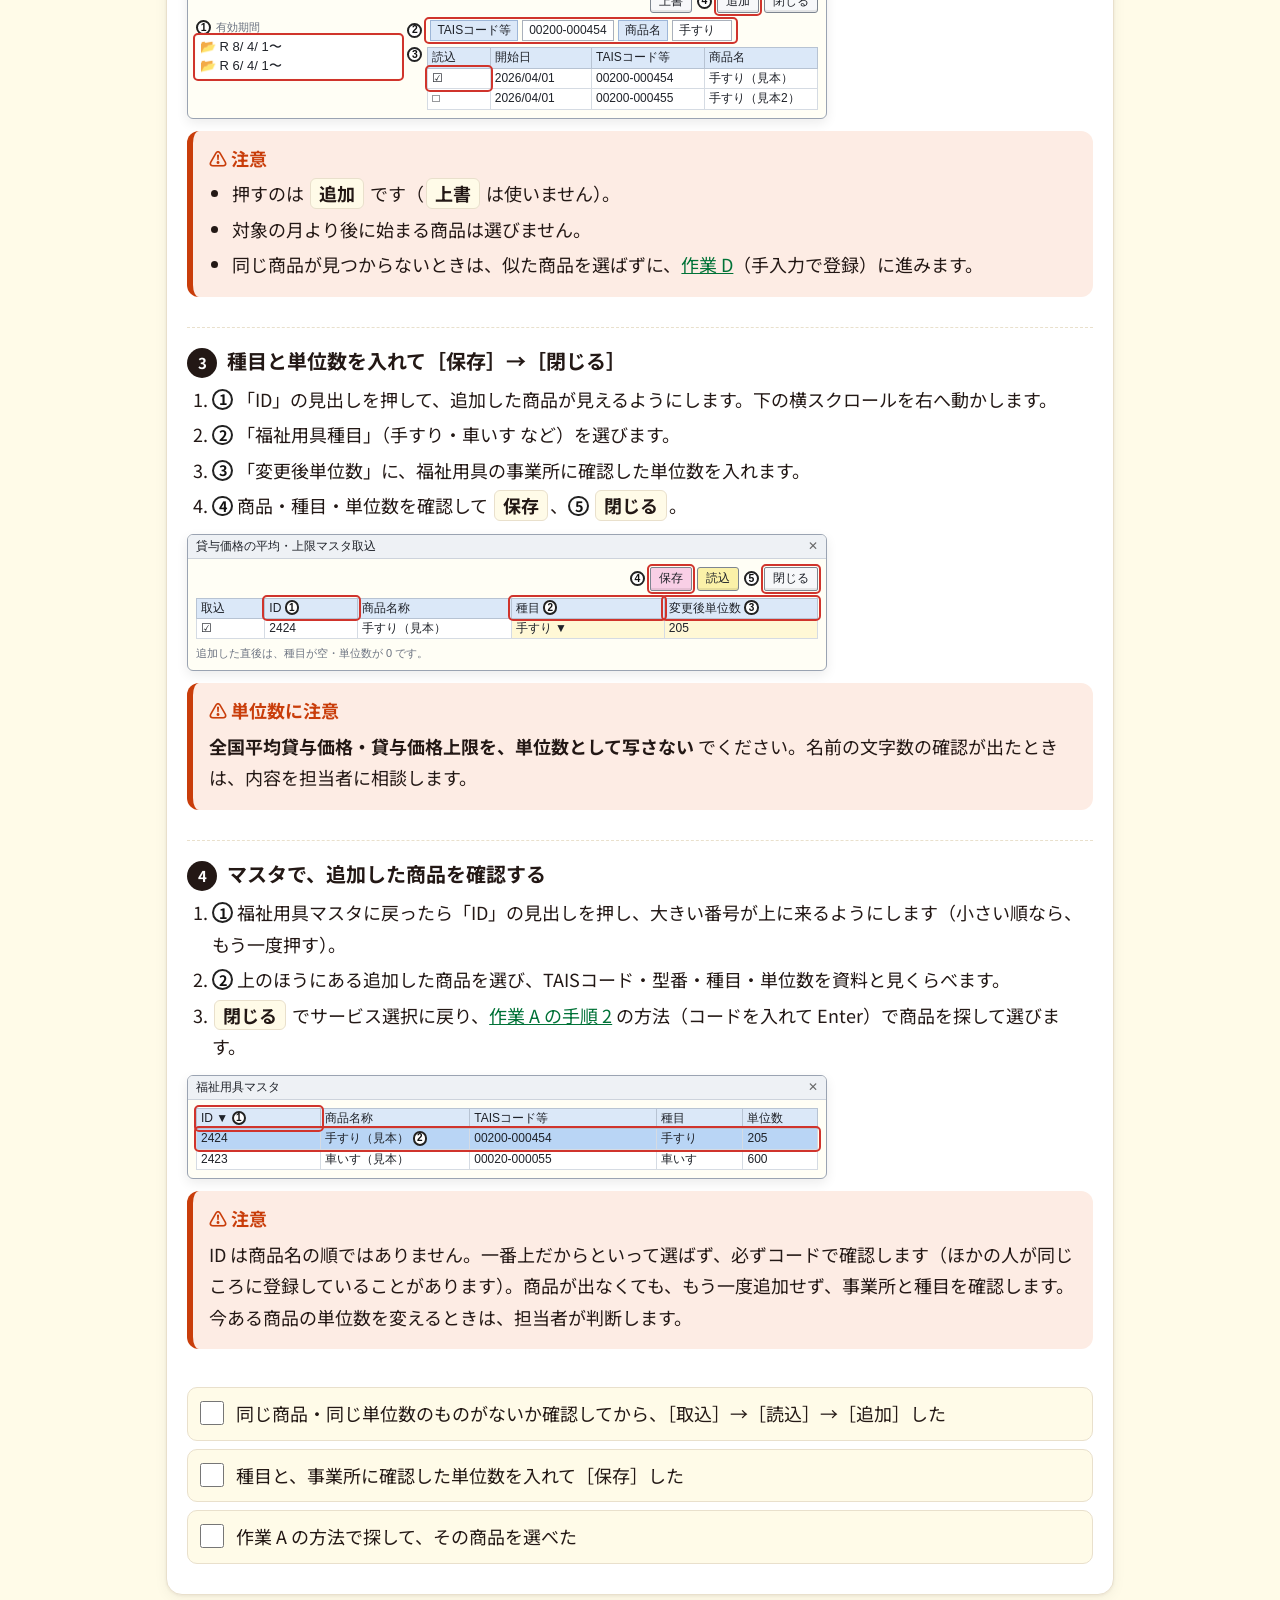
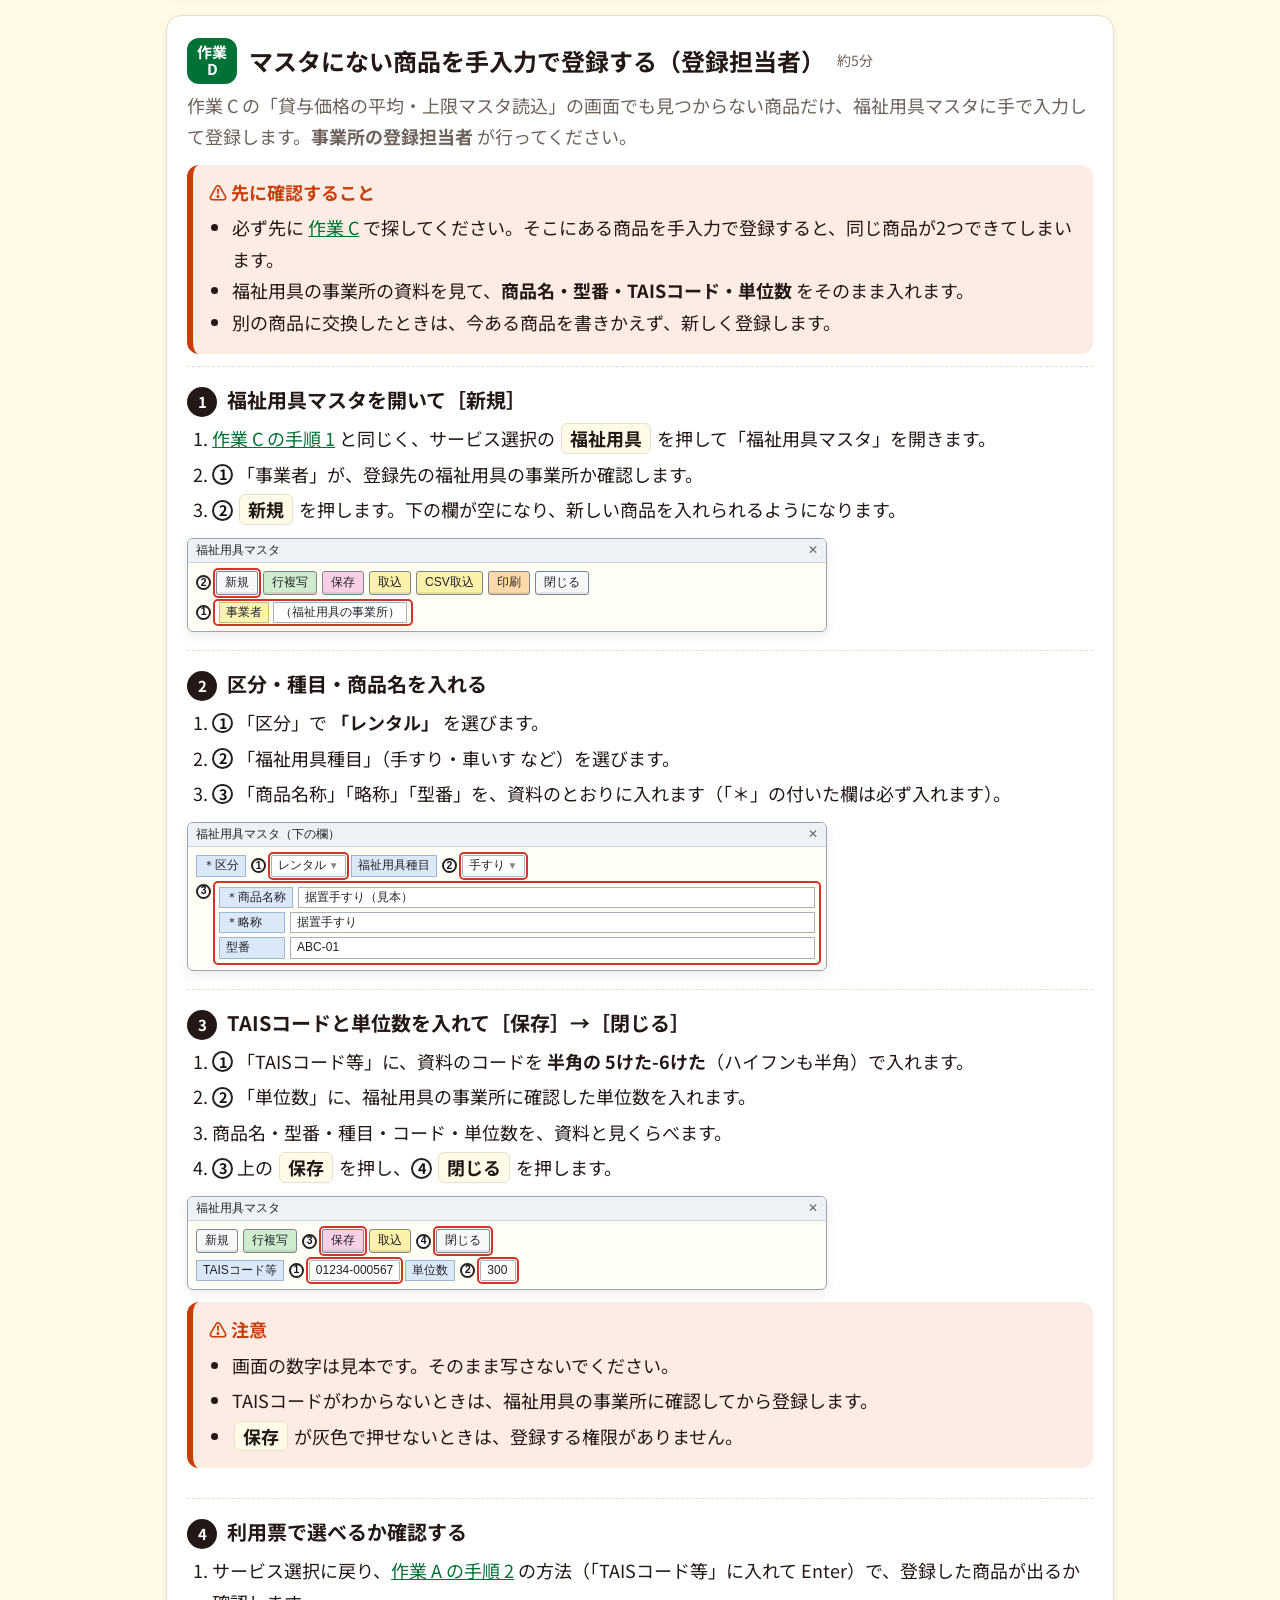
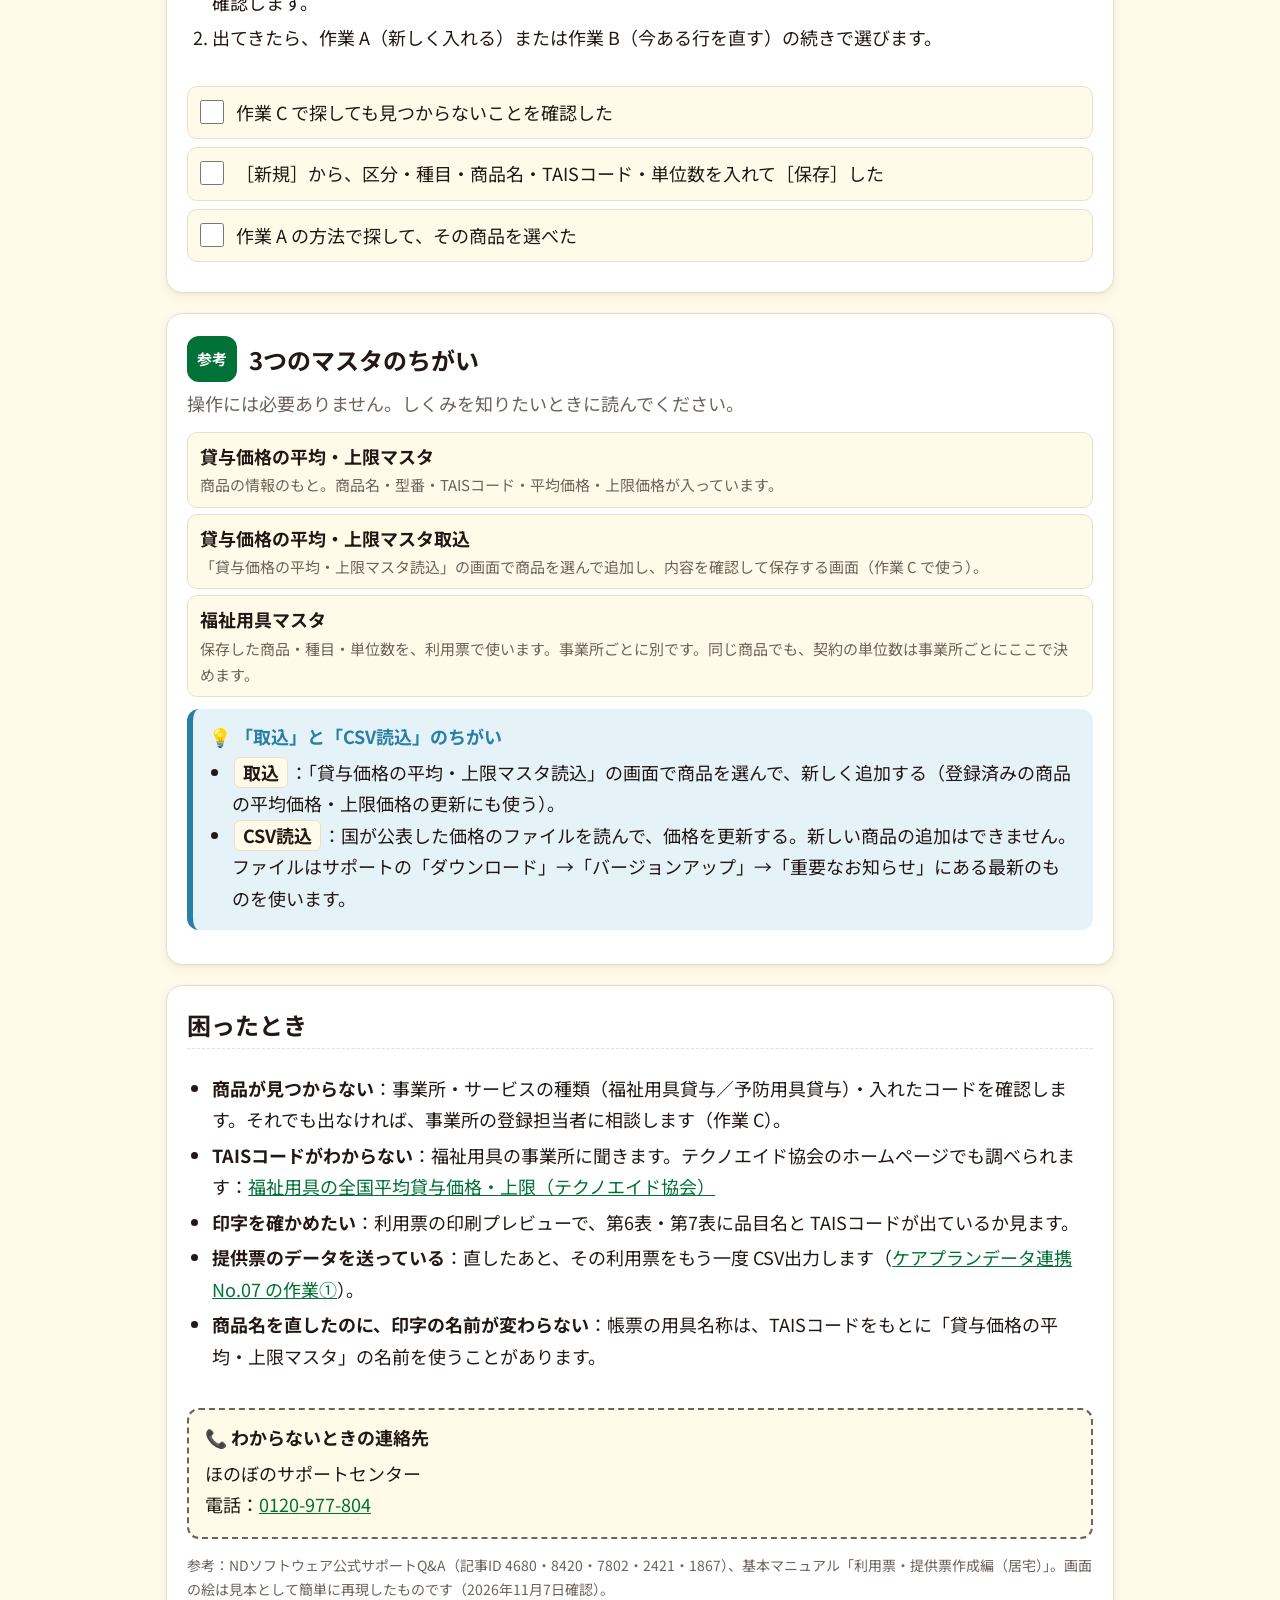
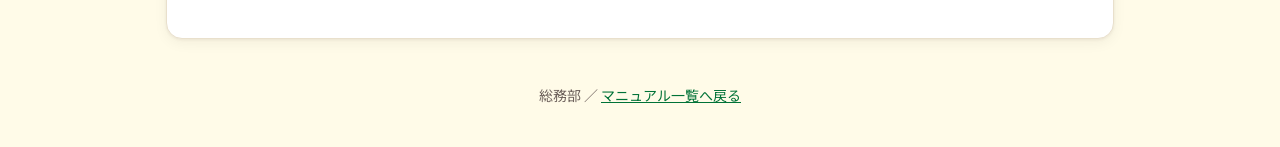
<file: manuals/honobono-tais-touroku/index.html>
<!doctype html>
<html lang="ja">
<head>
<meta charset="utf-8">
<meta name="viewport" content="width=device-width, initial-scale=1">
<meta name="robots" content="noindex, nofollow">
<title>福祉用具のTAISコードを登録する（ほのぼのNEXT）</title>
<link rel="stylesheet" href="../../assets/style.css">
<style>
  /* ===== このマニュアルだけで使う：ほのぼのNEXTの画面の見本（実際の画面を簡単に再現） ===== */
  .pc { margin: 12px 0 0; max-width: 640px; background: #fffef5; color: #1f2229; border: 1px solid #9aa3b2; border-radius: 6px; overflow: hidden;
        font-family: "Yu Gothic UI", "Meiryo", sans-serif; font-size: 13px; line-height: 1.45; box-shadow: 0 4px 12px rgba(0,0,0,.08); }
  .pc + .pc { margin-top: 10px; }
  .pc .wt { background: #eef1f5; border-bottom: 1px solid #cdd3dc; padding: 3px 8px; font-size: 12px; display: flex; justify-content: space-between; gap: 6px; }
  .pc .wt::after { content: "✕"; color: #666; }
  .pc .bd { padding: 8px; display: grid; gap: 7px; }
  .pc .row { display: flex; flex-wrap: wrap; align-items: center; gap: 5px; }
  .pc .b { display: inline-block; padding: 2px 8px; border: 1px solid #7d8590; border-radius: 3px; background: #f7f8fa; font-size: 12px; white-space: nowrap; box-shadow: inset 0 -2px 0 rgba(0,0,0,.08); }
  .pc .b.g { background: #cfeccf; } .pc .b.p { background: #f9cfe6; } .pc .b.v { background: #d8c4f2; } .pc .b.y { background: #fbf1a8; } .pc .b.o { background: #ffd9a8; }
  .pc .b.off { color: #9aa0a8; border-color: #c4c8ce; background: #f2f3f5; }
  .pc .lbl { background: #fbf3b0; border: 1px solid #c9bf6a; padding: 1px 6px; font-size: 12px; white-space: nowrap; }
  .pc .lbl.bl { background: #dbe8f8; border-color: #9db6d8; }
  .pc .kbn { background: #fff35a; border: 1px solid #b8a800; padding: 1px 14px; font-weight: 700; letter-spacing: .3em; }
  .pc .in { display: inline-block; min-width: 5em; padding: 1px 6px; background: #fff; border: 1px solid #a9b0bb; font-size: 12px; }
  .pc .in.sel::after { content: " ▼"; color: #888; font-size: 10px; }
  .pc .in.gray { background: #ececec; }
  .pc .chk { white-space: nowrap; }
  .pc table { border-collapse: collapse; width: 100%; font-size: 12px; table-layout: fixed; }
  .pc th { background: #dbe8f8; font-weight: 400; border: 1px solid #b7c3d3; padding: 1px 4px; text-align: left; }
  .pc td { border: 1px solid #d5dbe3; padding: 1px 4px; background: #fff; overflow: hidden; text-overflow: ellipsis; white-space: nowrap; }
  .pc tr.on td { background: #b9d5f5; }
  .pc .note { color: #6b7280; font-size: 11px; }
  .pc .split { display: grid; grid-template-columns: 1fr 2fr; gap: 6px; }
  @media (max-width: 480px) { .pc .split { grid-template-columns: 1fr; } .pc .hide-s { display: none; } }
  /* 赤い枠と丸数字（手順の番号と同じ） */
  .pc .hl { outline: 2px solid #d0342c; outline-offset: 1px; border-radius: 2px; }
  .m { display: inline-grid; place-items: center; width: 1.45em; height: 1.45em; border: 2px solid #222; border-radius: 50%; background: #fff; color: #111;
       font-weight: 700; font-size: 12px; line-height: 1; vertical-align: middle; flex: none; }
  .step .m { font-size: .8em; vertical-align: .1em; }
  /* そのほか */
  .pick { display: grid; grid-template-columns: repeat(auto-fit, minmax(210px, 1fr)); gap: 10px; margin: 12px 0; }
  .pick a { display: block; padding: 12px 14px; border: 2px solid var(--line); border-radius: 12px; background: var(--card); color: var(--text); text-decoration: none; }
  .pick a:hover { border-color: var(--brand); }
  .pick a b { display: block; font-size: 18px; margin-bottom: 2px; }
  .pick a small { color: var(--sub); font-size: 14px; }
  .flow { list-style: none; padding: 0; margin: 10px 0; display: grid; gap: 6px; }
  .flow li { padding: 8px 12px; border-radius: 10px; background: var(--bg); border: 1px solid var(--line); }
  .flow li small { display: block; color: var(--sub); }
  .code { font-family: Consolas, "Courier New", monospace; overflow-wrap: anywhere; }
  @media print { .pc { box-shadow: none; } }
</style>
</head>
<body>
<header class="site-head">
  <div class="wrap">
    <a class="logo" href="../../index.html"><img class="logo-img" src="../../assets/kt-logo.svg" alt="KTグループ">社内<span>マニュアル</span></a>
    <span class="spacer"></span>
    <button class="btn-ghost no-print" id="print-page" type="button">🖨 印刷</button>
    <a class="btn-ghost no-print" href="../../index.html">📚 一覧へ</a>
    <button class="btn-ghost no-print" id="refresh-page" type="button" title="チェックを外して、ページを読み込み直します">🔄 更新</button>
  </div>
</header>

<main class="wrap">
  <div class="hero">
    <h1>福祉用具のTAISコードを登録する<br>（ほのぼのNEXT・ケアマネ）</h1>
    <p>利用票に福祉用具を入れるとき、TAISコードの付いた商品を選ぶ手順です。新しく入れるとき・今ある行を直すとき・商品がまだ登録されていないとき（取り込み／手入力）に分けています。</p>
    <div class="meta"><span class="chip">No.06</span><span class="chip">対象：居宅のケアマネ</span><span class="chip">1商品 約3分</span><span class="chip">2026年11月版</span></div>
  </div>

  <ul class="toc no-print">
    <li><a href="#s0"><b>はじめに</b>どの作業か選ぶ</a></li>
    <li><a href="#sa"><b>作業 A</b>利用票に新しく入れる</a></li>
    <li><a href="#sb"><b>作業 B</b>今ある行の商品を直す</a></li>
    <li><a href="#sc"><b>作業 C</b>商品を登録する（担当者）</a></li>
    <li><a href="#sdd"><b>作業 D</b>手入力で登録する（担当者）</a></li>
    <li><a href="#sd"><b>参考</b>3つのマスタのちがい</a></li>
    <li><a href="#se"><b>困ったとき</b></a></li>
  </ul>

  <!-- ===================== はじめに ===================== -->
  <section class="section" id="s0">
    <h2>はじめに</h2>
    <p><b>TAISコード</b>とは、福祉用具の商品ごとに付いている番号です（車いす・手すりなどの「商品の背番号」）。形は <b>半角の 5けた-6けた</b>（例：<span class="code">00200-000454</span>）です。</p>
    <div class="box warn"><span class="ttl">⚠ なぜ必要？</span>
      <p>2025年度（令和7年4月）から、<b>サービス利用票（第6表）</b>と<b>利用票別表（第7表）</b>に、福祉用具の品目名と TAISコードを印字します。利用票では、<b>TAISコードの付いた商品</b> を選んでください。</p>
    </div>
    <div class="box info"><span class="ttl">💡 始める前に用意するもの</span>
      <p>福祉用具の事業所からもらった資料（<b>商品名・TAISコード・型番・契約の単位数</b> がわかるもの）</p>
    </div>

    <p><b>どの作業ですか？</b></p>
    <div class="pick no-print">
      <a href="#sa"><b>A. 利用票に新しく入れる</b><small>福祉用具の行を新しく追加する</small></a>
      <a href="#sb"><b>B. 今ある行の商品を直す</b><small>入っている商品を、TAISコードの付いた商品に選び直す</small></a>
      <a href="#sc"><b>C. 商品が見つからない</b><small>貸与価格の平均・上限マスタから取り込んで登録する（事業所の登録担当者）</small></a>
      <a href="#sdd"><b>D. どこにもない商品</b><small>C でも見つからない商品を、手入力で登録する（事業所の登録担当者）</small></a>
    </div>

    <div class="box info"><span class="ttl">💡 画面の絵の見方</span>
      <p>画面の絵は、ほのぼのNEXT の画面を簡単に再現した <b>見本</b> です。実際の画面とは、色や並び方が少しちがいます。</p>
      <p><span class="m">1</span> <span class="m">2</span> … と赤い枠は、その手順の説明の番号と同じです。商品名・番号は見本なので、そのまま写さないでください。</p>
    </div>
  </section>

  <!-- ===================== A ===================== -->
  <section class="section" id="sa">
    <h2><span class="num">作業<br>A</span>利用票に新しく入れる<span class="time">約3分</span></h2>
    <p class="lead">登録されている商品を、TAISコードで探して選びます。商品を新しく作る必要はありません。</p>

    <div class="step no-shot">
      <div>
        <h3><span class="n">1</span>［行追加］から始める</h3>
        <ol>
          <li>利用票を開き、利用者と月を確認します。</li>
          <li><span class="m">1</span> <span class="k">行追加</span> を押します。「サービス選択」の画面が出ます。</li>
          <li><span class="m">2</span> サービス種別の「介護」にチェックし、右の欄で「福祉用具貸与」を選びます（開いたときは「訪問介護」などになっているので変えます。予防の人は「予防」にチェックし、「予防用具貸与」）。</li>
          <li><span class="m">3</span> 「事業所」の欄（初めは「（未選択）」）で、実際に貸し出す <b>福祉用具の事業所</b> を選びます。</li>
        </ol>
        <div class="pc" role="img" aria-label="利用票の画面。行追加ボタン">
          <div class="wt">利用票</div>
          <div class="bd"><div class="row"><span class="m">1</span><span class="b hl">行追加</span><span class="b g">行複写</span><span class="b">修正</span><span class="b">予実変換</span><span class="b">行削除</span></div></div>
        </div>
        <div class="pc" role="img" aria-label="サービス選択の画面。介護と福祉用具貸与、事業所を選ぶ">
          <div class="wt">サービス選択</div>
          <div class="bd">
            <div class="row"><span class="lbl bl">入力区分</span><span class="kbn">追加</span><span class="b">追加</span><span class="b p">確定</span><span class="b v">ﾏｽﾀ他</span><span class="b">閉じる</span></div>
            <div class="row"><span class="lbl bl">サービス種別</span><span class="m">2</span><span class="hl row" style="gap:6px;padding:0 3px"><span class="chk">☑介護</span><span class="chk">□予防</span><span class="in sel">福祉用具貸与</span></span></div>
            <div class="row"><span class="lbl">事業所</span><span class="m">3</span><span class="in sel hl">（福祉用具の事業所）</span></div>
          </div>
        </div>
      </div>
    </div>

    <div class="step no-shot">
      <div>
        <h3><span class="n">2</span>TAISコードで商品を探して選ぶ</h3>
        <ol>
          <li><span class="m">1</span> 右側の「TAISコード等」の欄に資料のコードを入れて、そのまま <span class="k">Enter</span> キーを押します（名前で探すときは「商品名称」の欄に入れて Enter）。</li>
          <li><span class="m">2</span> 下の一覧に出た商品の行をクリックします。</li>
          <li><span class="m">3</span> 下の <b>商品名・コード・単位数</b> が、資料と同じか確認します。</li>
        </ol>
        <div class="pc" role="img" aria-label="サービス選択の右側。TAISコード等に入れてEnter、一覧の商品を選び、下の欄を確認する">
          <div class="wt">サービス選択（右側）</div>
          <div class="bd">
            <div class="row" style="align-items:flex-start"><span class="m">1</span>
              <table style="flex:1">
                <tr><th style="width:20%">商品検索</th><th>商品名称</th><th style="width:38%">TAISコード等</th></tr>
                <tr><td style="background:#dbe8f8"></td><td></td><td class="hl">00200-000454 ⏎</td></tr>
              </table>
            </div>
            <div class="note">↑ 入れて Enter。「商品検索」は見出しで、ボタンではありません。</div>
            <div class="row" style="align-items:flex-start"><span class="m">2</span>
              <table style="flex:1">
                <tr><th style="width:14%">ID</th><th>商品名称</th><th style="width:34%">TAISコード等</th><th style="width:14%">単位</th></tr>
                <tr><td>0</td><td>（手すり貸与）</td><td></td><td></td></tr>
                <tr class="on hl"><td>35</td><td>手すり（見本）</td><td>00200-000454</td><td>205</td></tr>
              </table>
            </div>
            <div class="row"><span class="m">3</span><span class="hl row" style="gap:6px;padding:2px 4px"><span class="lbl bl">商品名</span><span class="in gray">手すり（見本）</span><span class="lbl bl">コード</span><span class="in gray">00200-000454</span><span class="lbl bl">単位数</span><span class="in">205</span></span></div>
          </div>
        </div>
        <div class="box warn"><span class="ttl">⚠ 注意</span>
          <ul>
            <li>「（手すり貸与）」のような <b>コードのない行は選ばない</b> でください。</li>
            <li>同じ商品が何行か出たときは、<b>単位数が資料（契約）と同じ行</b> を選びます。</li>
            <li>見つからないときは、事業所・サービスの種類・入れたコードをもう一度確認します。それでも出ないときは <a href="#sc">作業 C</a>（登録担当者に相談）です。</li>
          </ul>
        </div>
      </div>
    </div>

    <div class="step no-shot">
      <div>
        <h3><span class="n">3</span>［追加］→［閉じる］→ 利用票を［保存］</h3>
        <ol>
          <li><span class="m">1</span> 商品と単位数を確認して <span class="k">追加</span> を押します。ほかの商品も入れるときは、手順 2 をくり返します。</li>
          <li><span class="m">2</span> 最後に <span class="k">閉じる</span> を押します。</li>
          <li>利用票に正しい商品が出ているか確認し、利用する日・回数を入れます。</li>
          <li><span class="m">3</span> 事業所・商品・単位数・予定を確認して、利用票の <span class="k">保存</span> を押します。</li>
        </ol>
        <div class="pc" role="img" aria-label="サービス選択の追加と閉じるボタン">
          <div class="wt">サービス選択</div>
          <div class="bd"><div class="row"><span class="lbl bl">入力区分</span><span class="kbn">追加</span><span class="m">1</span><span class="b hl">追加</span><span class="b p">確定</span><span class="b v">ﾏｽﾀ他</span><span class="m">2</span><span class="b hl">閉じる</span></div></div>
        </div>
        <div class="pc" role="img" aria-label="利用票の保存ボタン">
          <div class="wt">利用票</div>
          <div class="bd"><div class="row"><span class="b g">複写</span><span class="m">3</span><span class="b p hl">保存</span><span class="b">再計算</span><span class="b o">印刷</span><span class="b">削除</span></div></div>
        </div>
        <p>商品を選んだだけでは登録されません。<span class="k">追加</span> まで押してください。</p>
      </div>
    </div>

    <ul class="check">
      <li><label><input type="checkbox" id="ca-1"><span>TAISコードの付いた商品を選び、商品名・コード・単位数を資料と確認した</span></label></li>
      <li><label><input type="checkbox" id="ca-2"><span>［追加］→［閉じる］のあと、利用票を［保存］した</span></label></li>
    </ul>
  </section>

  <!-- ===================== B ===================== -->
  <section class="section" id="sb">
    <h2><span class="num">作業<br>B</span>今ある行の商品を直す<span class="time">約3分</span></h2>
    <p class="lead">正しい商品が登録されていれば、行を増やさずに［修正］で選び直します。商品が登録されていないときは、先に <a href="#sc">作業 C</a> です。</p>

    <div class="step no-shot">
      <div>
        <h3><span class="n">1</span>直したい行を選んで［修正］</h3>
        <ol>
          <li>利用者・月を確認し、今の商品・単位数・予定と実績の日付と回数をメモしておきます。</li>
          <li><span class="m">1</span> 直したい福祉用具の行を選び、<span class="k">修正</span> を押します。</li>
          <li><span class="m">2</span> 開いた画面の「入力区分」が「修正」になっているか確認します。</li>
          <li><span class="m">3</span> 福祉用具の事業所が正しいか確認します。</li>
        </ol>
        <div class="pc" role="img" aria-label="利用票の修正ボタン">
          <div class="wt">利用票</div>
          <div class="bd"><div class="row"><span class="b">行追加</span><span class="b g">行複写</span><span class="m">1</span><span class="b hl">修正</span><span class="b">予実変換</span><span class="b">行削除</span></div></div>
        </div>
        <div class="pc" role="img" aria-label="入力区分が修正のサービス選択画面">
          <div class="wt">サービス選択</div>
          <div class="bd">
            <div class="row"><span class="lbl bl">入力区分</span><span class="m">2</span><span class="kbn hl">修正</span><span class="b off">追加</span><span class="b p">確定</span><span class="b v">ﾏｽﾀ他</span><span class="b">閉じる</span></div>
            <div class="row"><span class="lbl bl">サービス種別</span><span class="chk">☑介護</span><span class="in sel">福祉用具貸与</span></div>
            <div class="row"><span class="lbl">事業所</span><span class="m">3</span><span class="in sel hl">（福祉用具の事業所）</span></div>
          </div>
        </div>
        <div class="box warn"><span class="ttl">⚠ 「実績入力が完了しているため、サービスを変更できません」と出たら</span><p>そこで止めます。完了のチェックを自分で外さず、担当者に確認してください。</p></div>
      </div>
    </div>

    <div class="step no-shot">
      <div>
        <h3><span class="n">2</span>TAISコードで探して選び直す</h3>
        <ol>
          <li><span class="m">1</span> 「TAISコード等」の欄に資料のコードを入れて、<span class="k">Enter</span> キーを押します。</li>
          <li><span class="m">2</span> 下の一覧で正しい商品の行をクリックします。</li>
          <li><span class="m">3</span> 下の商品名とコードが変わったことを確認します。<b>単位数</b> も資料と同じか確認します。</li>
        </ol>
        <div class="pc" role="img" aria-label="修正画面で商品を探す。下の単位数は前の数字が残ることがある">
          <div class="wt">サービス選択（右側）</div>
          <div class="bd">
            <div class="row" style="align-items:flex-start"><span class="m">1</span>
              <table style="flex:1"><tr><th style="width:20%">商品検索</th><th>商品名称</th><th style="width:38%">TAISコード等</th></tr>
              <tr><td style="background:#dbe8f8"></td><td></td><td class="hl">01265-000087 ⏎</td></tr></table></div>
            <div class="row" style="align-items:flex-start"><span class="m">2</span>
              <table style="flex:1">
                <tr><th style="width:14%">ID</th><th>商品名称</th><th style="width:34%">TAISコード等</th><th style="width:14%">単位</th></tr>
                <tr><td>0</td><td>（手すり貸与）</td><td></td><td></td></tr>
                <tr class="on hl"><td>960</td><td>据置手すり（見本）</td><td>01265-000087</td><td>250</td></tr>
              </table>
            </div>
            <div class="row"><span class="m">3</span><span class="hl row" style="gap:6px;padding:2px 4px"><span class="lbl bl">商品名</span><span class="in gray">据置手すり（見本）</span><span class="lbl bl">コード</span><span class="in gray">01265-000087</span><span class="lbl bl">単位数</span><span class="in">430</span></span></div>
            <div class="note">見本：一覧は 250 なのに、下の単位数は前の 430 のまま残っている例</div>
          </div>
        </div>
        <div class="box warn"><span class="ttl">⚠ 単位数は自動で変わらないことがあります</span><p>前の単位数が残ることがあります。資料と合わないときは確定せずに、担当者に確認します。</p></div>
      </div>
    </div>

    <div class="step no-shot">
      <div>
        <h3><span class="n">3</span>［確定］→［閉じる］→ 利用票を［保存］</h3>
        <ol>
          <li><span class="m">1</span> 商品名・TAISコード・単位数が正しければ <span class="k">確定</span> を押します（修正のときは <span class="k">追加</span> は灰色で使えません）。</li>
          <li><span class="m">2</span> 画面が残っていたら <span class="k">閉じる</span> を押します。</li>
          <li>利用票で、直した行の商品・単位数・日付・回数を確認します。同じ行が増えていないかも見ます。</li>
          <li><span class="m">3</span> 利用票の <span class="k">保存</span> を押します。</li>
        </ol>
        <div class="pc" role="img" aria-label="確定と閉じるボタン。修正のときは追加が灰色">
          <div class="wt">サービス選択</div>
          <div class="bd"><div class="row"><span class="lbl bl">入力区分</span><span class="kbn">修正</span><span class="b off">追加</span><span class="m">1</span><span class="b p hl">確定</span><span class="b v">ﾏｽﾀ他</span><span class="m">2</span><span class="b hl">閉じる</span></div></div>
        </div>
        <div class="pc" role="img" aria-label="利用票の保存ボタン">
          <div class="wt">利用票</div>
          <div class="bd"><div class="row"><span class="b g">複写</span><span class="m">3</span><span class="b p hl">保存</span><span class="b">再計算</span><span class="b o">印刷</span><span class="b">削除</span></div></div>
        </div>
        <div class="box info"><span class="ttl">💡 覚え方</span><p>新しく入れる＝<span class="k">追加</span>、今ある行を直す＝<span class="k">修正</span> → <span class="k">確定</span>。やめるときは確定せずに <span class="k">閉じる</span>。保存したあとは、その行を開き直してコードも確認します。</p></div>
      </div>
    </div>

    <ul class="check">
      <li><label><input type="checkbox" id="cb-1"><span>［修正］から正しい商品を選び直し、単位数も確認した</span></label></li>
      <li><label><input type="checkbox" id="cb-2"><span>［確定］のあと、利用票を［保存］した</span></label></li>
    </ul>
  </section>

  <!-- ===================== C ===================== -->
  <section class="section" id="sc">
    <h2><span class="num">作業<br>C</span>商品をマスタに登録する（登録担当者）<span class="time">約5分</span></h2>
    <p class="lead">作業 A・B で探しても商品が出てこないときだけ行います。<b>事業所の登録担当者</b> が行ってください。</p>
    <div class="box warn"><span class="ttl">⚠ 登録する前に</span>
      <ul>
        <li>商品の一覧（福祉用具マスタ）は、みんなで使う共有の一覧です。同じ福祉用具の事業所・同じ商品でも、<b>居宅の事業所や利用者によって単位数（価格）がちがう</b> ことがあります。</li>
        <li>登録する前に、同じ TAISコードの商品がすでにないか、コードの空いた行もふくめて確認します。<b>同じ商品で、単位数も資料と同じもの</b> があれば、新しく登録せずにそれを使います。</li>
        <li>同じ商品はあるが単位数がちがうときは、<b>今ある商品の単位数を書きかえない</b> でください（その商品を使っているほかの利用者の利用票にも影響します）。どう登録するかは、登録担当者が判断します。</li>
        <li>商品名は手で入力せず、「貸与価格の平均・上限マスタ読込」の画面から取り込みます。この画面にもない商品だけ、<a href="#sdd">作業 D</a>（手入力）で登録します。</li>
      </ul>
    </div>

    <div class="step no-shot">
      <div>
        <h3><span class="n">1</span>［福祉用具］→ 事業者を確認 →［取込］→［読込］</h3>
        <ol>
          <li><span class="m">1</span> 作業 A の手順 1 で開いたサービス選択の、まん中あたりにある <span class="k">福祉用具</span> を押します。「福祉用具マスタ」が開きます。</li>
          <li><span class="m">2</span> 「事業者」が、登録先の福祉用具の事業所か確認します。</li>
          <li><span class="m">3</span> <span class="k">取込</span> を押します。</li>
          <li><span class="m">4</span> 次の画面の右上の <span class="k">読込</span> を押します。</li>
        </ol>
        <div class="pc" role="img" aria-label="サービス選択の福祉用具ボタン">
          <div class="wt">サービス選択</div>
          <div class="bd"><div class="row"><span class="m">1</span><span class="b y hl">福祉用具</span><span class="note">（基本サービス項目の一覧の上）</span></div></div>
        </div>
        <div class="pc" role="img" aria-label="福祉用具マスタ。事業者を確認して取込を押す">
          <div class="wt">福祉用具マスタ</div>
          <div class="bd">
            <div class="row"><span class="b">新規</span><span class="b g">行複写</span><span class="b p">保存</span><span class="m">3</span><span class="b y hl">取込</span><span class="b y">CSV取込</span><span class="b y">CSV出力</span><span class="b o">印刷</span><span class="b">閉じる</span></div>
            <div class="row"><span class="m">2</span><span class="hl row" style="gap:4px;padding:0 3px"><span class="lbl">事業者</span><span class="in">（福祉用具の事業所）</span></span></div>
          </div>
        </div>
        <div class="pc" role="img" aria-label="貸与価格の平均・上限マスタ取込の画面。読込を押す">
          <div class="wt">貸与価格の平均・上限マスタ取込</div>
          <div class="bd"><div class="row" style="justify-content:flex-end"><span class="b p">保存</span><span class="m">4</span><span class="b y hl">読込</span><span class="b">閉じる</span></div></div>
        </div>
        <div class="box info"><span class="ttl">💡 使わないボタン</span><p><span class="k">CSV取込</span>・<span class="k">CSV読込</span> は使いません。介護と予防の両方で使う商品は、それぞれの事業所で登録があるか確認します。</p></div>
      </div>
    </div>

    <div class="step no-shot">
      <div>
        <h3><span class="n">2</span>「貸与価格の平均・上限マスタ読込」の画面で商品を探して［追加］</h3>
        <ol>
          <li><span class="m">1</span> 左の「有効期間」で、対象の月に合う期間を選びます。</li>
          <li><span class="m">2</span> 上の欄に TAISコード・商品名・型番を入れて、商品をしぼります。開始日も確認します。</li>
          <li><span class="m">3</span> 資料と TAISコード・型番・商品が同じ行の「読込」の欄にチェックします。</li>
          <li><span class="m">4</span> <span class="k">追加</span> を押し、確認の画面で内容を見て <span class="k">はい</span>。</li>
        </ol>
        <div class="pc" role="img" aria-label="貸与価格の平均・上限マスタ読込の画面">
          <div class="wt">貸与価格の平均・上限マスタ読込</div>
          <div class="bd">
            <div class="row" style="justify-content:flex-end"><span class="b">上書</span><span class="m">4</span><span class="b hl">追加</span><span class="b">閉じる</span></div>
            <div class="split">
              <div><div class="row"><span class="m">1</span><span class="note">有効期間</span></div><div class="hl" style="padding:2px 4px;background:#fff">📂 R 8/ 4/ 1〜<br>📂 R 6/ 4/ 1〜</div></div>
              <div style="display:grid;gap:6px">
                <div class="row"><span class="m">2</span><span class="hl row" style="gap:4px;padding:0 3px"><span class="lbl bl">TAISコード等</span><span class="in">00200-000454</span><span class="lbl bl hide-s">商品名</span><span class="in hide-s">手すり</span></span></div>
                <div class="row" style="align-items:flex-start"><span class="m">3</span>
                  <table style="flex:1"><tr><th style="width:16%">読込</th><th style="width:26%">開始日</th><th>TAISコード等</th><th class="hide-s">商品名</th></tr>
                  <tr><td class="hl">☑</td><td>2026/04/01</td><td>00200-000454</td><td class="hide-s">手すり（見本）</td></tr>
                  <tr><td>□</td><td>2026/04/01</td><td>00200-000455</td><td class="hide-s">手すり（見本2）</td></tr></table></div>
              </div>
            </div>
          </div>
        </div>
        <div class="box warn"><span class="ttl">⚠ 注意</span>
          <ul>
            <li>押すのは <span class="k">追加</span> です（<span class="k">上書</span> は使いません）。</li>
            <li>対象の月より後に始まる商品は選びません。</li>
            <li>同じ商品が見つからないときは、似た商品を選ばずに、<a href="#sdd">作業 D</a>（手入力で登録）に進みます。</li>
          </ul>
        </div>
      </div>
    </div>

    <div class="step no-shot">
      <div>
        <h3><span class="n">3</span>種目と単位数を入れて［保存］→［閉じる］</h3>
        <ol>
          <li><span class="m">1</span> 「ID」の見出しを押して、追加した商品が見えるようにします。下の横スクロールを右へ動かします。</li>
          <li><span class="m">2</span> 「福祉用具種目」（手すり・車いす など）を選びます。</li>
          <li><span class="m">3</span> 「変更後単位数」に、福祉用具の事業所に確認した単位数を入れます。</li>
          <li><span class="m">4</span> 商品・種目・単位数を確認して <span class="k">保存</span>、<span class="m">5</span> <span class="k">閉じる</span>。</li>
        </ol>
        <div class="pc" role="img" aria-label="取込画面。ID、福祉用具種目、変更後単位数、保存、閉じる">
          <div class="wt">貸与価格の平均・上限マスタ取込</div>
          <div class="bd">
            <div class="row" style="justify-content:flex-end"><span class="m">4</span><span class="b p hl">保存</span><span class="b y">読込</span><span class="m">5</span><span class="b hl">閉じる</span></div>
            <table>
              <tr><th style="width:11%">取込</th><th class="hl" style="width:15%">ID <span class="m" style="font-size:10px">1</span></th><th class="hide-s">商品名称</th><th class="hl">種目 <span class="m" style="font-size:10px">2</span></th><th class="hl">変更後単位数 <span class="m" style="font-size:10px">3</span></th></tr>
              <tr><td>☑</td><td>2424</td><td class="hide-s">手すり（見本）</td><td style="background:#fff8d6">手すり ▼</td><td style="background:#fff8d6">205</td></tr>
            </table>
            <div class="note">追加した直後は、種目が空・単位数が 0 です。</div>
          </div>
        </div>
        <div class="box warn"><span class="ttl">⚠ 単位数に注意</span><p><b>全国平均貸与価格・貸与価格上限を、単位数として写さない</b> でください。名前の文字数の確認が出たときは、内容を担当者に相談します。</p></div>
      </div>
    </div>

    <div class="step no-shot">
      <div>
        <h3><span class="n">4</span>マスタで、追加した商品を確認する</h3>
        <ol>
          <li><span class="m">1</span> 福祉用具マスタに戻ったら「ID」の見出しを押し、大きい番号が上に来るようにします（小さい順なら、もう一度押す）。</li>
          <li><span class="m">2</span> 上のほうにある追加した商品を選び、TAISコード・型番・種目・単位数を資料と見くらべます。</li>
          <li><span class="k">閉じる</span> でサービス選択に戻り、<a href="#sa">作業 A の手順 2</a> の方法（コードを入れて Enter）で商品を探して選びます。</li>
        </ol>
        <div class="pc" role="img" aria-label="IDの大きい順にした福祉用具マスタ">
          <div class="wt">福祉用具マスタ</div>
          <div class="bd">
            <table>
              <tr><th class="hl" style="width:20%">ID ▼ <span class="m" style="font-size:10px">1</span></th><th>商品名称</th><th style="width:30%">TAISコード等</th><th class="hide-s" style="width:14%">種目</th><th class="hide-s" style="width:12%">単位数</th></tr>
              <tr class="on hl"><td>2424</td><td>手すり（見本） <span class="m" style="font-size:10px">2</span></td><td>00200-000454</td><td class="hide-s">手すり</td><td class="hide-s">205</td></tr>
              <tr><td>2423</td><td>車いす（見本）</td><td>00020-000055</td><td class="hide-s">車いす</td><td class="hide-s">600</td></tr>
            </table>
          </div>
        </div>
        <div class="box warn"><span class="ttl">⚠ 注意</span><p>ID は商品名の順ではありません。一番上だからといって選ばず、必ずコードで確認します（ほかの人が同じころに登録していることがあります）。商品が出なくても、もう一度追加せず、事業所と種目を確認します。今ある商品の単位数を変えるときは、担当者が判断します。</p></div>
      </div>
    </div>

    <ul class="check">
      <li><label><input type="checkbox" id="cc-1"><span>同じ商品・同じ単位数のものがないか確認してから、［取込］→［読込］→［追加］した</span></label></li>
      <li><label><input type="checkbox" id="cc-2"><span>種目と、事業所に確認した単位数を入れて［保存］した</span></label></li>
      <li><label><input type="checkbox" id="cc-3"><span>作業 A の方法で探して、その商品を選べた</span></label></li>
    </ul>
  </section>

  <!-- ===================== D ===================== -->
  <section class="section" id="sdd">
    <h2><span class="num">作業<br>D</span>マスタにない商品を手入力で登録する（登録担当者）<span class="time">約5分</span></h2>
    <p class="lead">作業 C の「貸与価格の平均・上限マスタ読込」の画面でも見つからない商品だけ、福祉用具マスタに手で入力して登録します。<b>事業所の登録担当者</b> が行ってください。</p>
    <div class="box warn"><span class="ttl">⚠ 先に確認すること</span>
      <ul>
        <li>必ず先に <a href="#sc">作業 C</a> で探してください。そこにある商品を手入力で登録すると、同じ商品が2つできてしまいます。</li>
        <li>福祉用具の事業所の資料を見て、<b>商品名・型番・TAISコード・単位数</b> をそのまま入れます。</li>
        <li>別の商品に交換したときは、今ある商品を書きかえず、新しく登録します。</li>
      </ul>
    </div>

    <div class="step no-shot">
      <div>
        <h3><span class="n">1</span>福祉用具マスタを開いて［新規］</h3>
        <ol>
          <li><a href="#sc">作業 C の手順 1</a> と同じく、サービス選択の <span class="k">福祉用具</span> を押して「福祉用具マスタ」を開きます。</li>
          <li><span class="m">1</span> 「事業者」が、登録先の福祉用具の事業所か確認します。</li>
          <li><span class="m">2</span> <span class="k">新規</span> を押します。下の欄が空になり、新しい商品を入れられるようになります。</li>
        </ol>
        <div class="pc" role="img" aria-label="福祉用具マスタ。事業者を確認して新規を押す">
          <div class="wt">福祉用具マスタ</div>
          <div class="bd">
            <div class="row"><span class="m">2</span><span class="b hl">新規</span><span class="b g">行複写</span><span class="b p">保存</span><span class="b y">取込</span><span class="b y">CSV取込</span><span class="b o">印刷</span><span class="b">閉じる</span></div>
            <div class="row"><span class="m">1</span><span class="hl row" style="gap:4px;padding:0 3px"><span class="lbl">事業者</span><span class="in">（福祉用具の事業所）</span></span></div>
          </div>
        </div>
      </div>
    </div>

    <div class="step no-shot">
      <div>
        <h3><span class="n">2</span>区分・種目・商品名を入れる</h3>
        <ol>
          <li><span class="m">1</span> 「区分」で <b>「レンタル」</b> を選びます。</li>
          <li><span class="m">2</span> 「福祉用具種目」（手すり・車いす など）を選びます。</li>
          <li><span class="m">3</span> 「商品名称」「略称」「型番」を、資料のとおりに入れます（「＊」の付いた欄は必ず入れます）。</li>
        </ol>
        <div class="pc" role="img" aria-label="福祉用具マスタの下の欄。区分、福祉用具種目、商品名称、略称、型番を入れる">
          <div class="wt">福祉用具マスタ（下の欄）</div>
          <div class="bd">
            <div class="row"><span class="lbl bl">＊区分</span><span class="m">1</span><span class="in sel hl">レンタル</span><span class="lbl bl">福祉用具種目</span><span class="m">2</span><span class="in sel hl">手すり</span></div>
            <div class="row" style="align-items:flex-start"><span class="m">3</span>
              <div class="hl" style="flex:1;display:grid;gap:4px;padding:3px">
                <div class="row"><span class="lbl bl" style="min-width:5.5em">＊商品名称</span><span class="in" style="flex:1">据置手すり（見本）</span></div>
                <div class="row"><span class="lbl bl" style="min-width:5.5em">＊略称</span><span class="in" style="flex:1">据置手すり</span></div>
                <div class="row"><span class="lbl bl" style="min-width:5.5em">型番</span><span class="in" style="flex:1">ABC-01</span></div>
              </div>
            </div>
          </div>
        </div>
      </div>
    </div>

    <div class="step no-shot">
      <div>
        <h3><span class="n">3</span>TAISコードと単位数を入れて［保存］→［閉じる］</h3>
        <ol>
          <li><span class="m">1</span> 「TAISコード等」に、資料のコードを <b>半角の 5けた-6けた</b>（ハイフンも半角）で入れます。</li>
          <li><span class="m">2</span> 「単位数」に、福祉用具の事業所に確認した単位数を入れます。</li>
          <li>商品名・型番・種目・コード・単位数を、資料と見くらべます。</li>
          <li><span class="m">3</span> 上の <span class="k">保存</span> を押し、<span class="m">4</span> <span class="k">閉じる</span> を押します。</li>
        </ol>
        <div class="pc" role="img" aria-label="TAISコード等と単位数を入れて、保存、閉じる">
          <div class="wt">福祉用具マスタ</div>
          <div class="bd">
            <div class="row"><span class="b">新規</span><span class="b g">行複写</span><span class="m">3</span><span class="b p hl">保存</span><span class="b y">取込</span><span class="m">4</span><span class="b hl">閉じる</span></div>
            <div class="row"><span class="lbl bl">TAISコード等</span><span class="m">1</span><span class="in hl">01234-000567</span><span class="lbl bl">単位数</span><span class="m">2</span><span class="in hl" style="min-width:3em">300</span></div>
          </div>
        </div>
        <div class="box warn"><span class="ttl">⚠ 注意</span>
          <ul>
            <li>画面の数字は見本です。そのまま写さないでください。</li>
            <li>TAISコードがわからないときは、福祉用具の事業所に確認してから登録します。</li>
            <li><span class="k">保存</span> が灰色で押せないときは、登録する権限がありません。</li>
          </ul>
        </div>
      </div>
    </div>

    <div class="step no-shot">
      <div>
        <h3><span class="n">4</span>利用票で選べるか確認する</h3>
        <ol>
          <li>サービス選択に戻り、<a href="#sa">作業 A の手順 2</a> の方法（「TAISコード等」に入れて Enter）で、登録した商品が出るか確認します。</li>
          <li>出てきたら、作業 A（新しく入れる）または作業 B（今ある行を直す）の続きで選びます。</li>
        </ol>
      </div>
    </div>

    <ul class="check">
      <li><label><input type="checkbox" id="cd-1"><span>作業 C で探しても見つからないことを確認した</span></label></li>
      <li><label><input type="checkbox" id="cd-2"><span>［新規］から、区分・種目・商品名・TAISコード・単位数を入れて［保存］した</span></label></li>
      <li><label><input type="checkbox" id="cd-3"><span>作業 A の方法で探して、その商品を選べた</span></label></li>
    </ul>
  </section>

  <!-- ===================== 参考 ===================== -->
  <section class="section" id="sd">
    <h2><span class="num">参考</span>3つのマスタのちがい</h2>
    <p class="lead">操作には必要ありません。しくみを知りたいときに読んでください。</p>
    <ol class="flow">
      <li><b>貸与価格の平均・上限マスタ</b><small>商品の情報のもと。商品名・型番・TAISコード・平均価格・上限価格が入っています。</small></li>
      <li><b>貸与価格の平均・上限マスタ取込</b><small>「貸与価格の平均・上限マスタ読込」の画面で商品を選んで追加し、内容を確認して保存する画面（作業 C で使う）。</small></li>
      <li><b>福祉用具マスタ</b><small>保存した商品・種目・単位数を、利用票で使います。事業所ごとに別です。同じ商品でも、契約の単位数は事業所ごとにここで決めます。</small></li>
    </ol>
    <div class="box info"><span class="ttl">💡 「取込」と「CSV読込」のちがい</span>
      <ul>
        <li><span class="k">取込</span>：「貸与価格の平均・上限マスタ読込」の画面で商品を選んで、新しく追加する（登録済みの商品の平均価格・上限価格の更新にも使う）。</li>
        <li><span class="k">CSV読込</span>：国が公表した価格のファイルを読んで、価格を更新する。新しい商品の追加はできません。ファイルはサポートの「ダウンロード」→「バージョンアップ」→「重要なお知らせ」にある最新のものを使います。</li>
      </ul>
    </div>
  </section>

  <!-- ===================== 困ったとき ===================== -->
  <section class="section" id="se">
    <h2>困ったとき</h2>
    <div class="step no-shot">
      <div>
        <ul>
          <li><b>商品が見つからない</b>：事業所・サービスの種類（福祉用具貸与／予防用具貸与）・入れたコードを確認します。それでも出なければ、事業所の登録担当者に相談します（作業 C）。</li>
          <li><b>TAISコードがわからない</b>：福祉用具の事業所に聞きます。テクノエイド協会のホームページでも調べられます：<a href="https://www.techno-aids.or.jp/tekisei/index.shtml#tab2_detial" target="_blank" rel="noopener">福祉用具の全国平均貸与価格・上限（テクノエイド協会）</a></li>
          <li><b>印字を確かめたい</b>：利用票の印刷プレビューで、第6表・第7表に品目名と TAISコードが出ているか見ます。</li>
          <li><b>提供票のデータを送っている</b>：直したあと、その利用票をもう一度 CSV出力します（<a href="../careplan-data-renkei/index.html#s1">ケアプランデータ連携 No.07 の作業①</a>）。</li>
          <li><b>商品名を直したのに、印字の名前が変わらない</b>：帳票の用具名称は、TAISコードをもとに「貸与価格の平均・上限マスタ」の名前を使うことがあります。</li>
        </ul>
      </div>
    </div>
    <div class="box hq"><span class="ttl">📞 わからないときの連絡先</span>
      <p>ほのぼのサポートセンター<br>電話：<a href="tel:0120977804">0120-977-804</a></p>
    </div>
    <p style="font-size:14px;color:var(--sub)">参考：NDソフトウェア公式サポートQ&amp;A（記事ID 4680・8420・7802・2421・1867）、基本マニュアル「利用票・提供票作成編（居宅）」。画面の絵は見本として簡単に再現したものです（2026年11月7日確認）。</p>
  </section>
</main>

<footer class="site-foot">総務部 ／ <a href="../../index.html">マニュアル一覧へ戻る</a></footer>
<script src="../../assets/manual.js"></script>
</body>
</html>
</file>
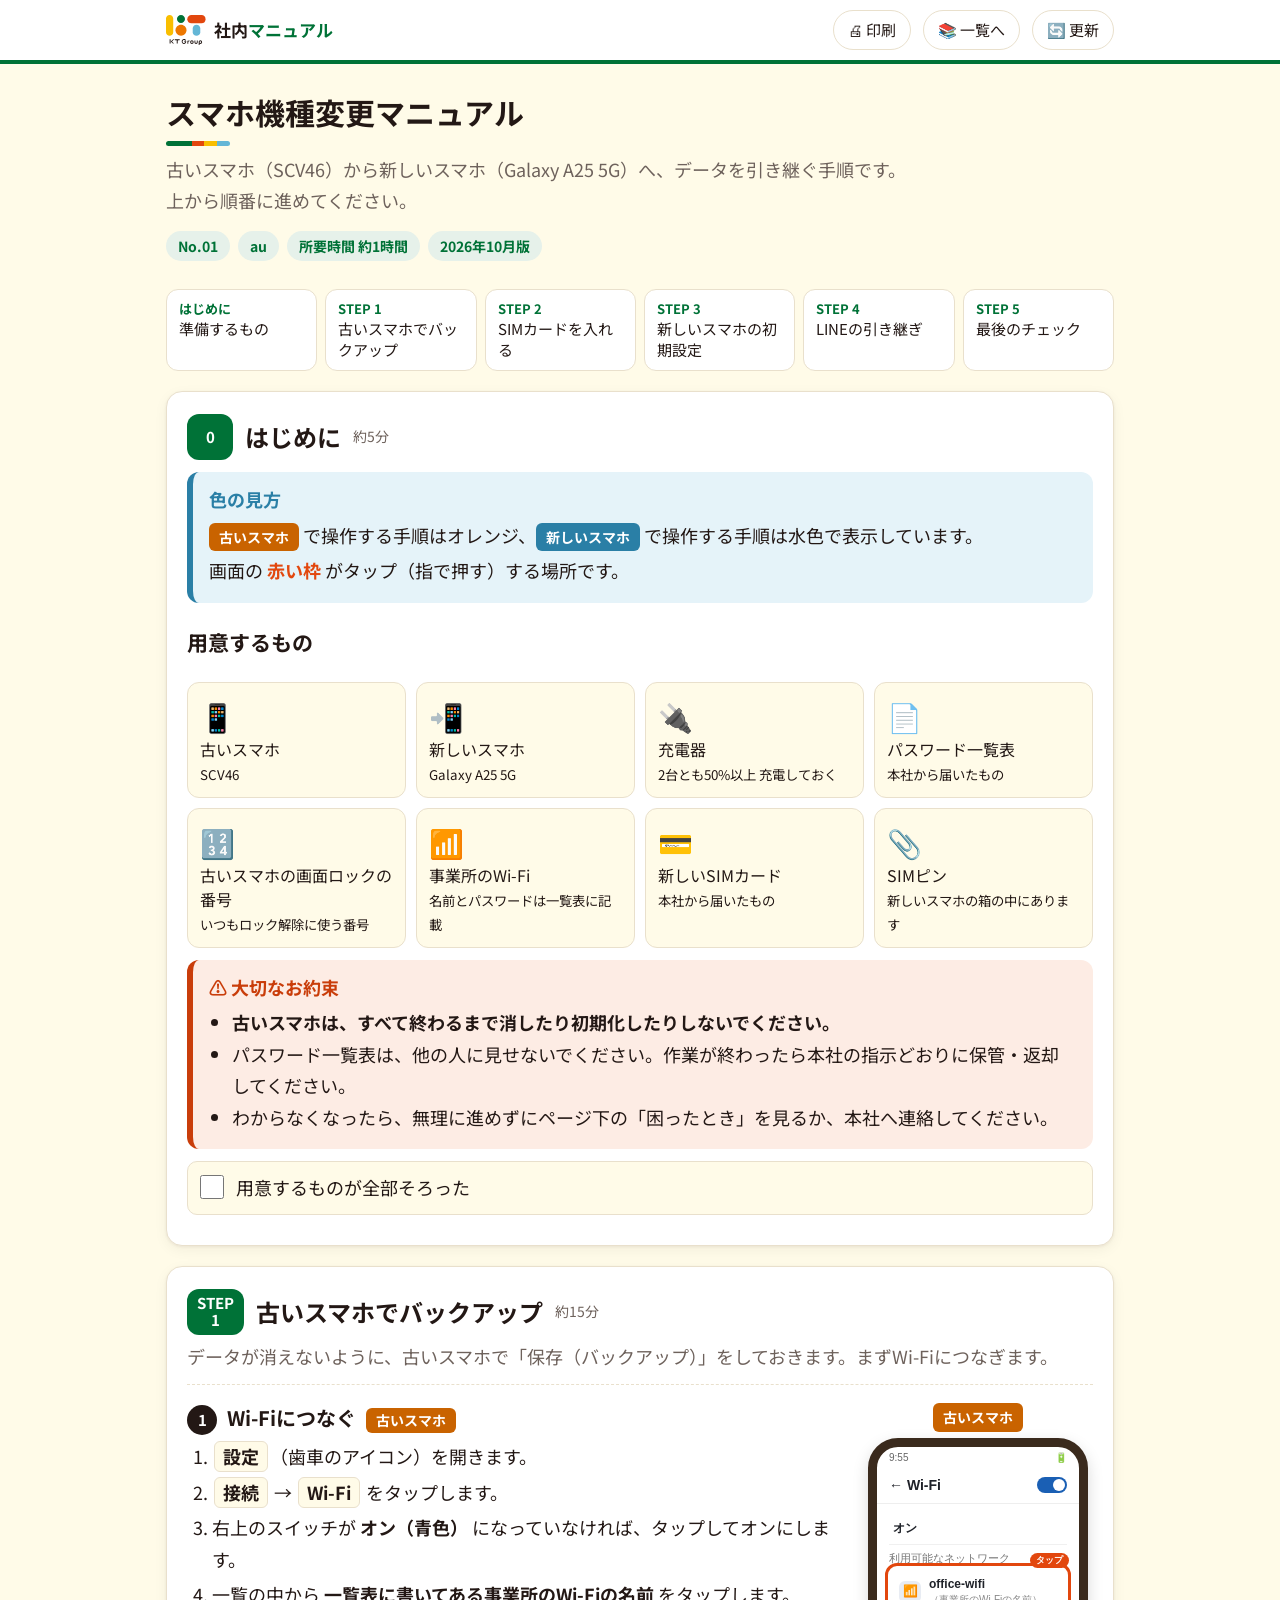
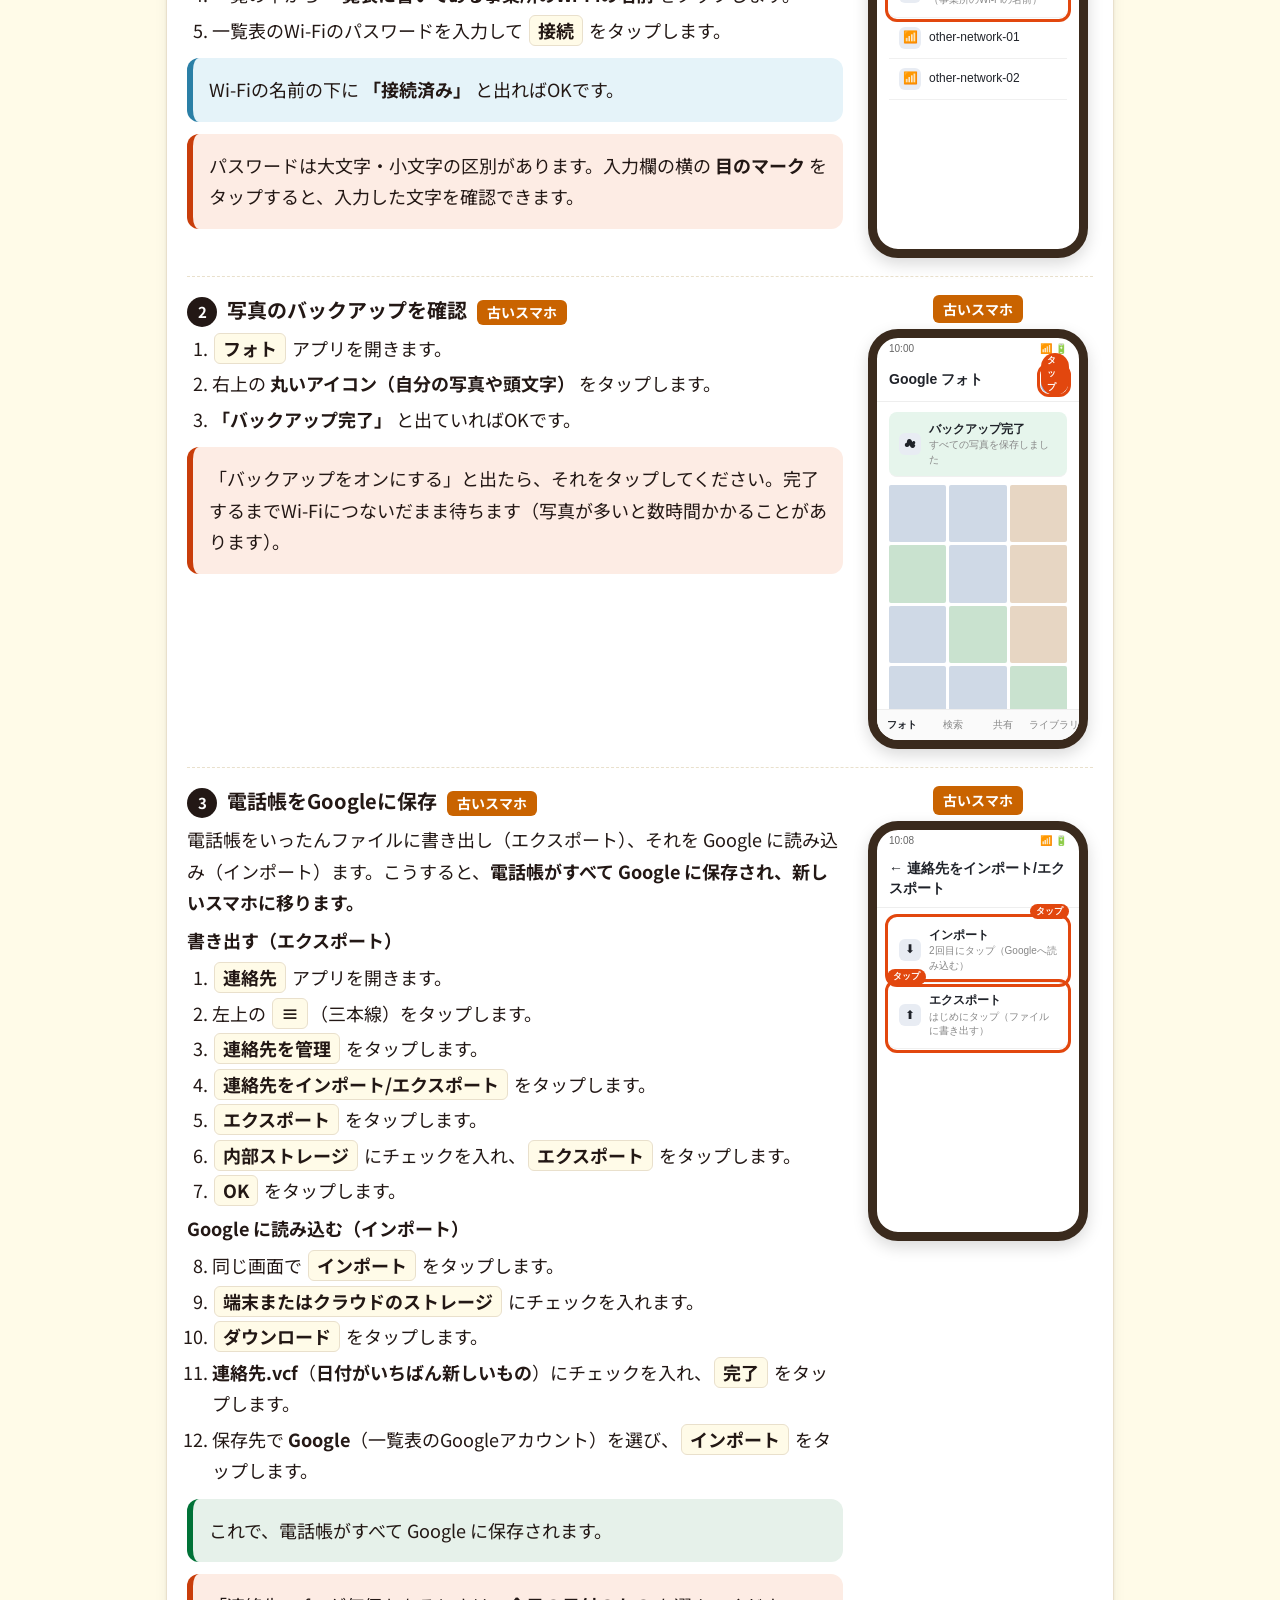
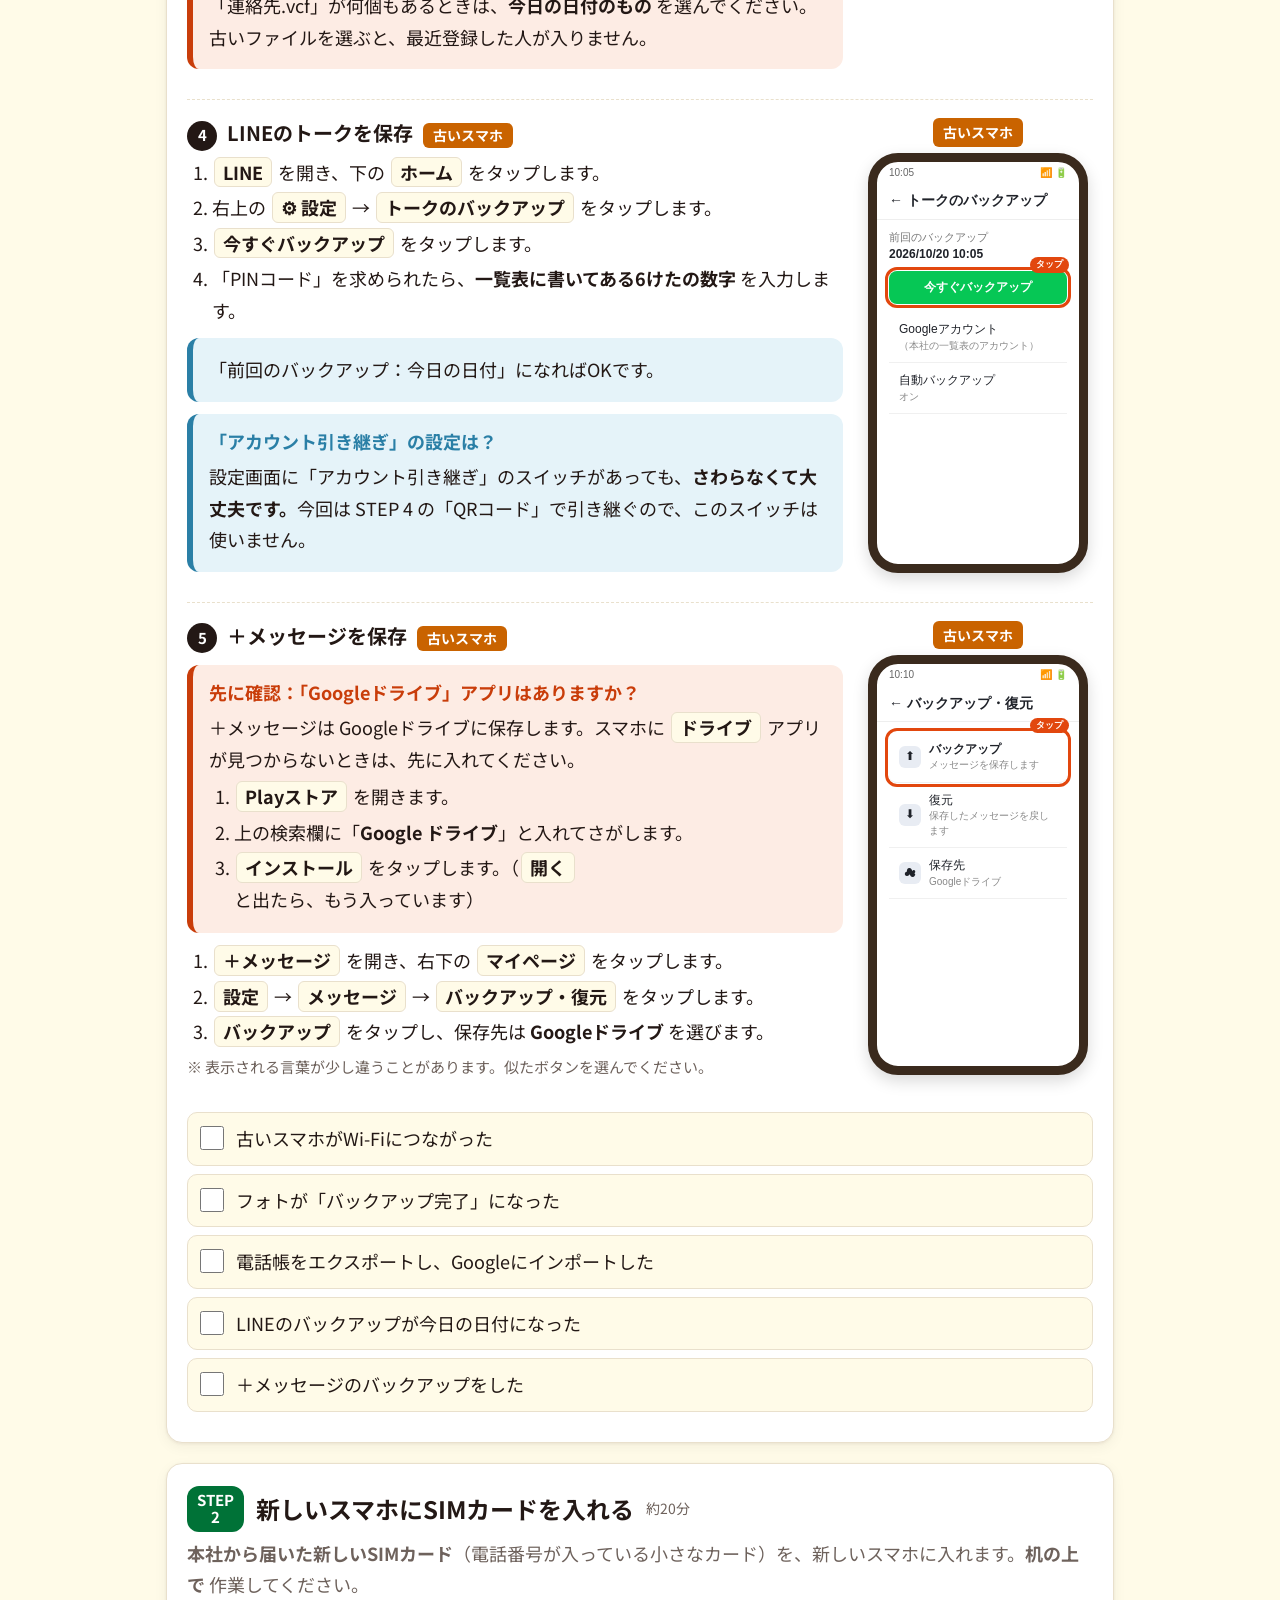
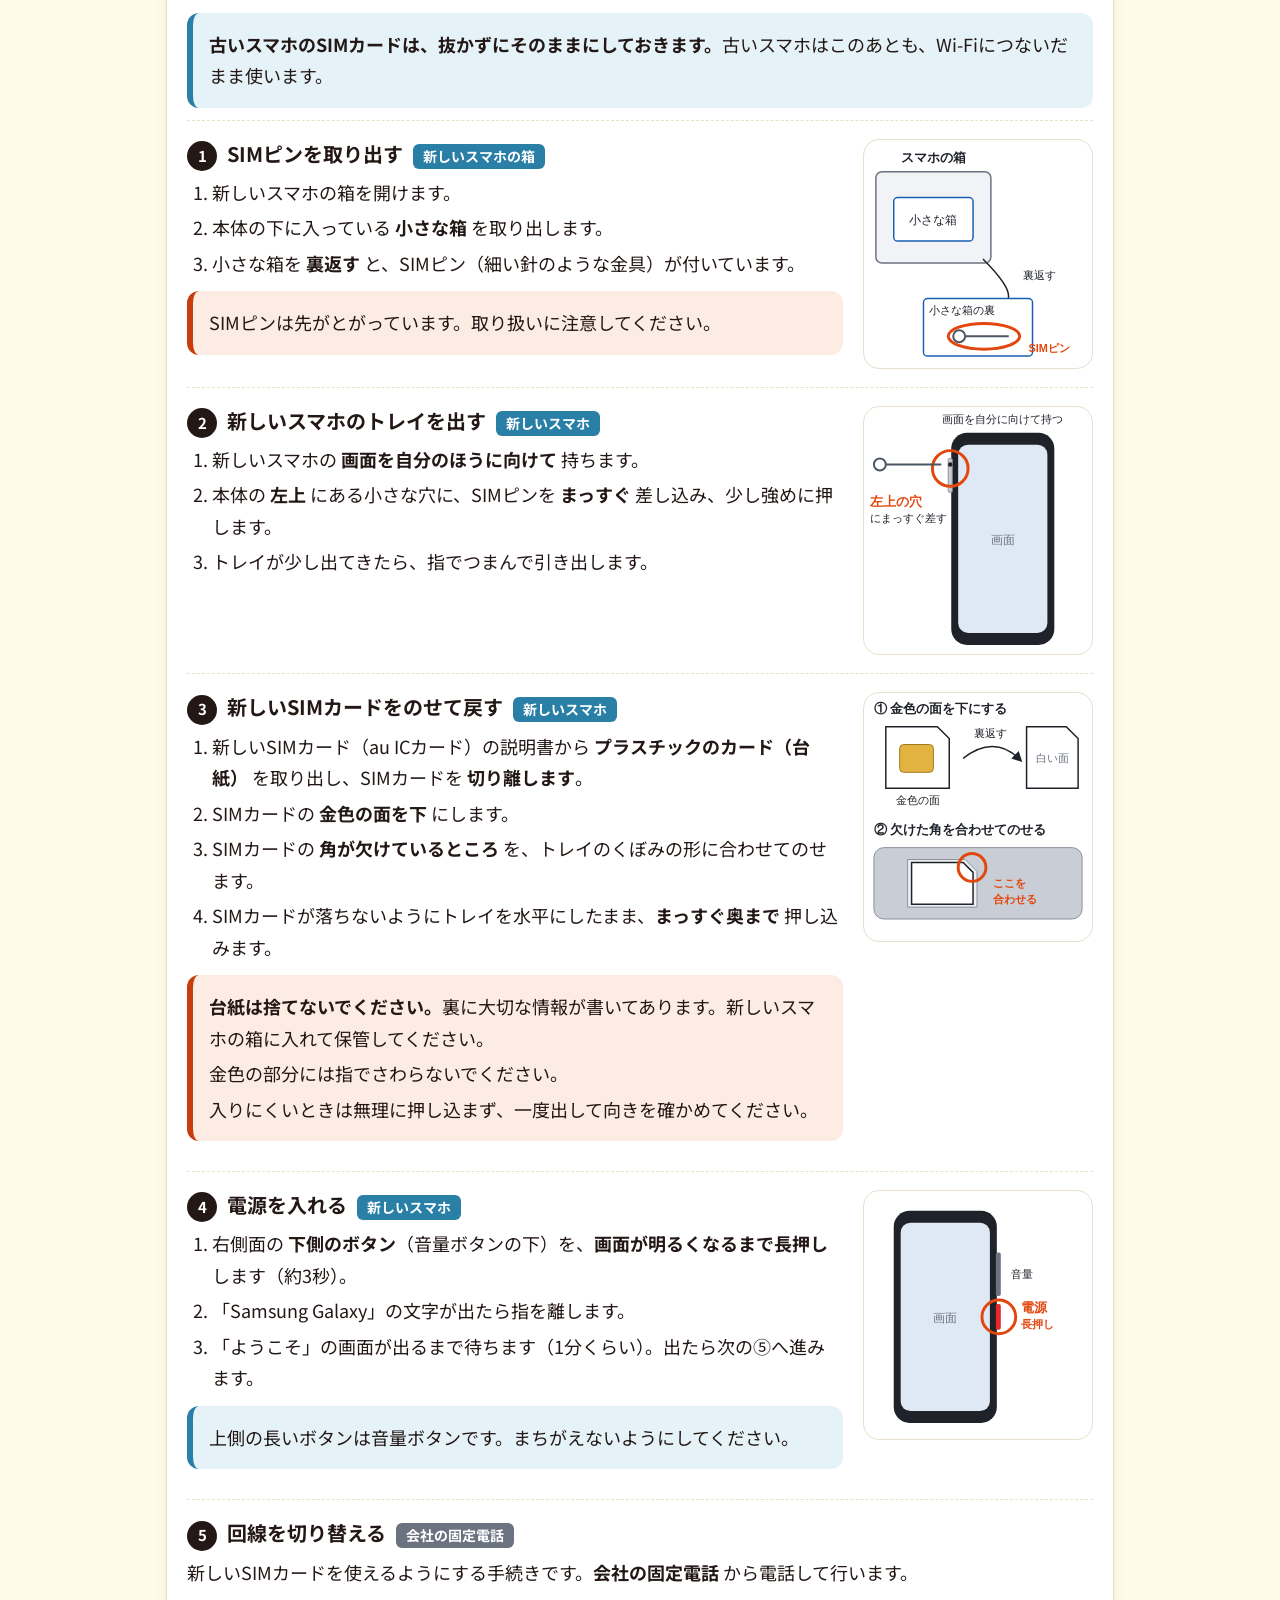
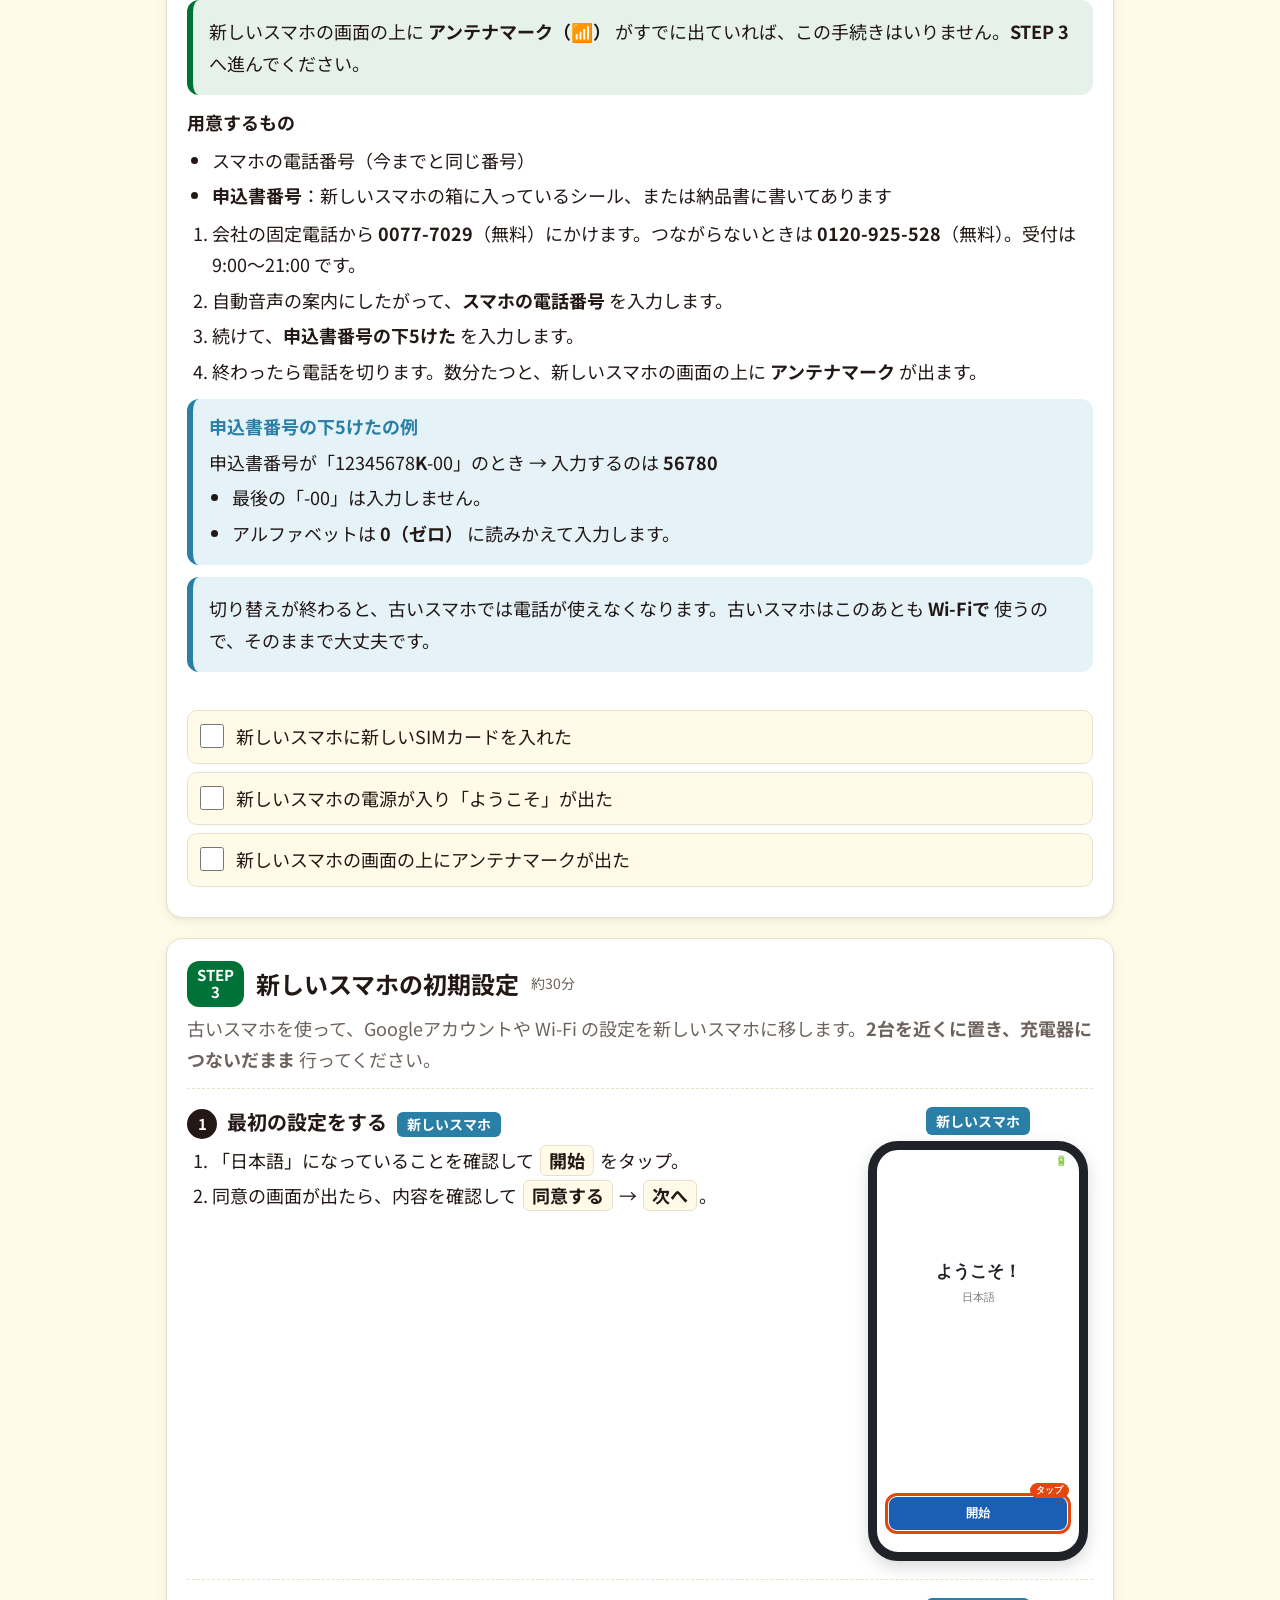
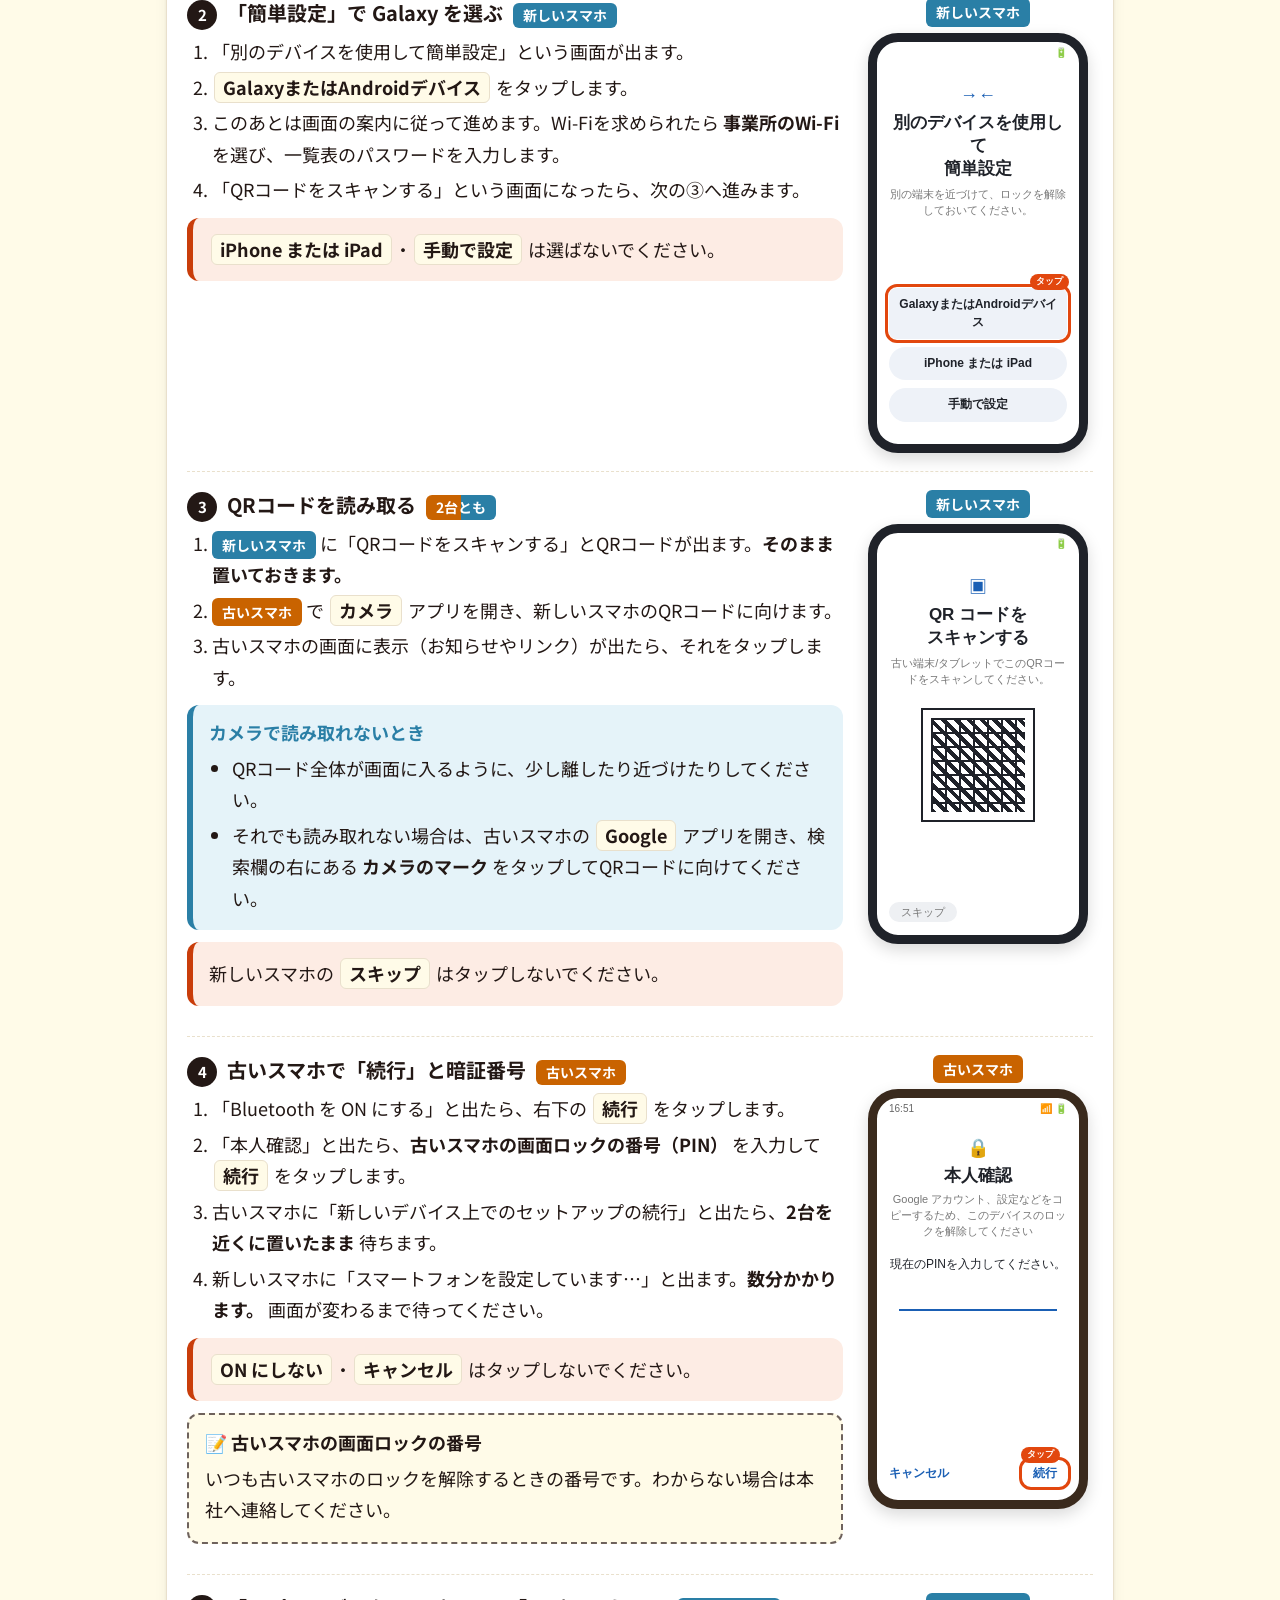
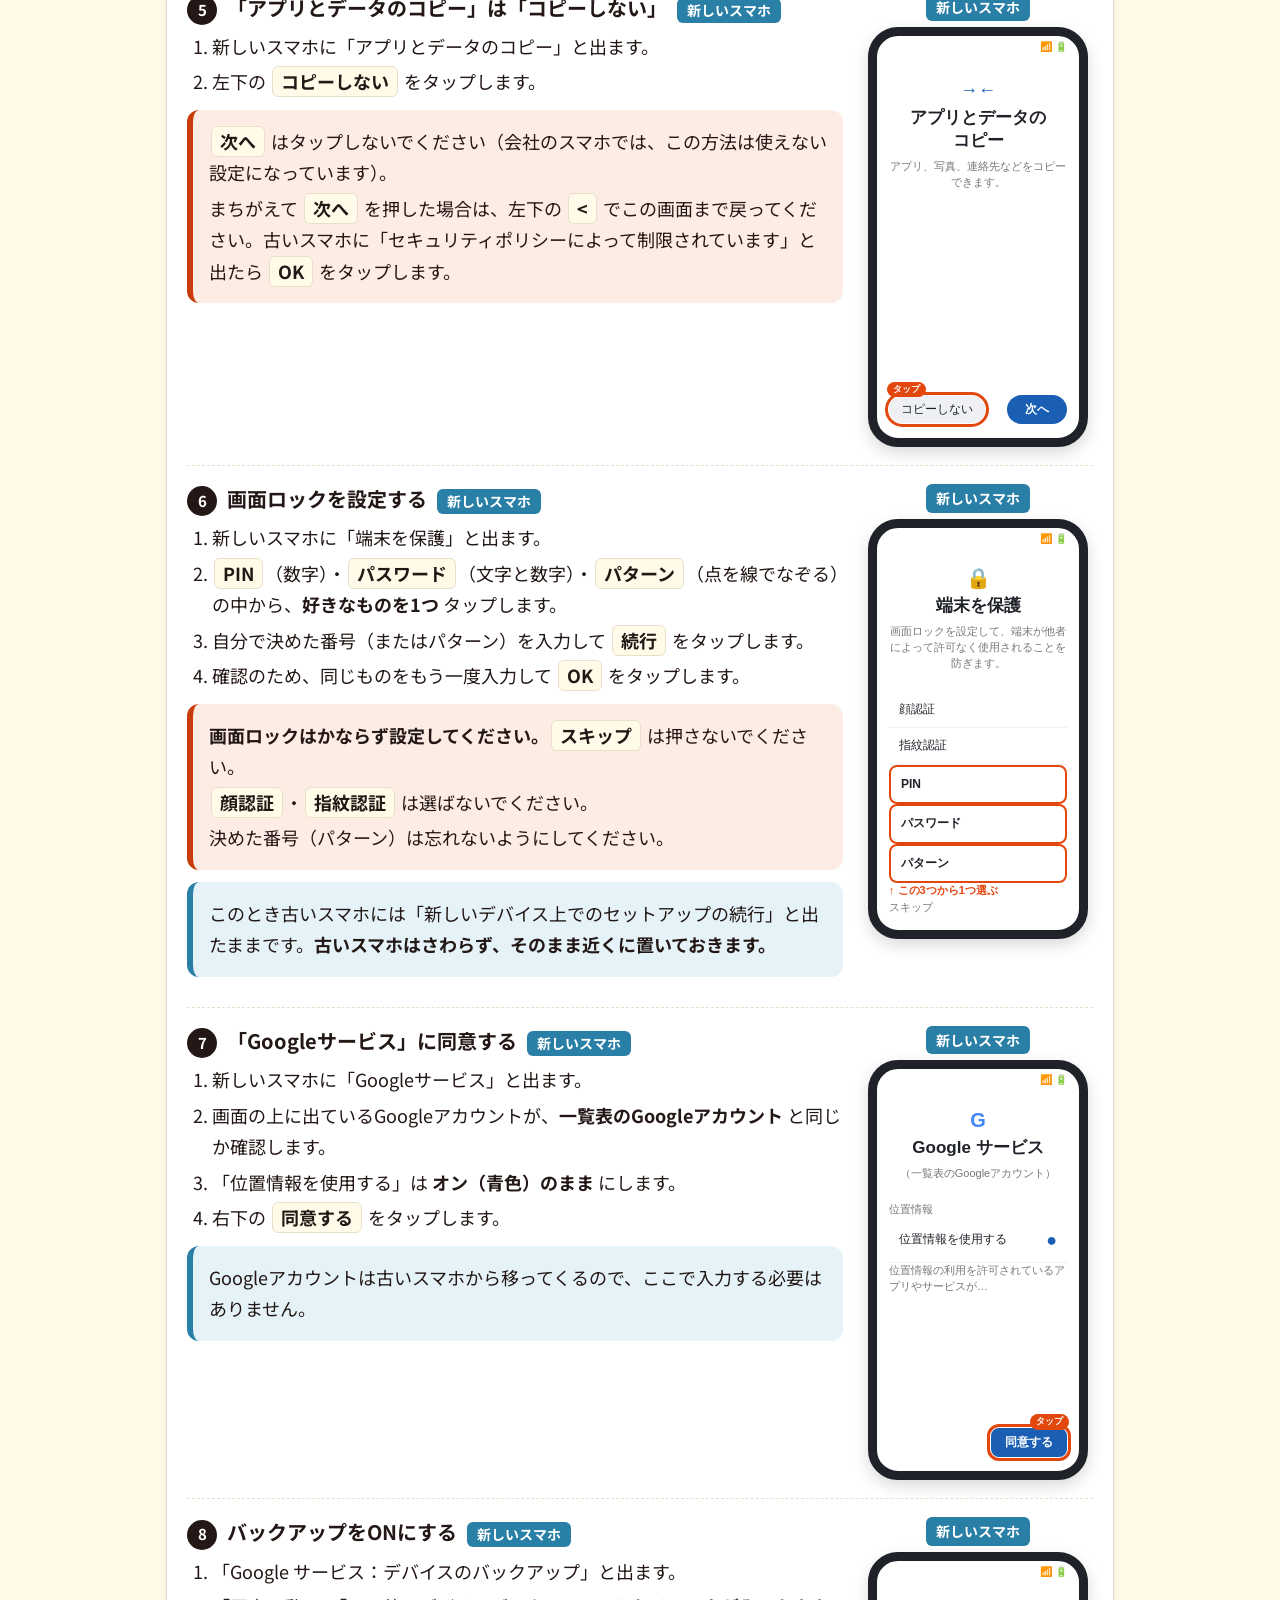
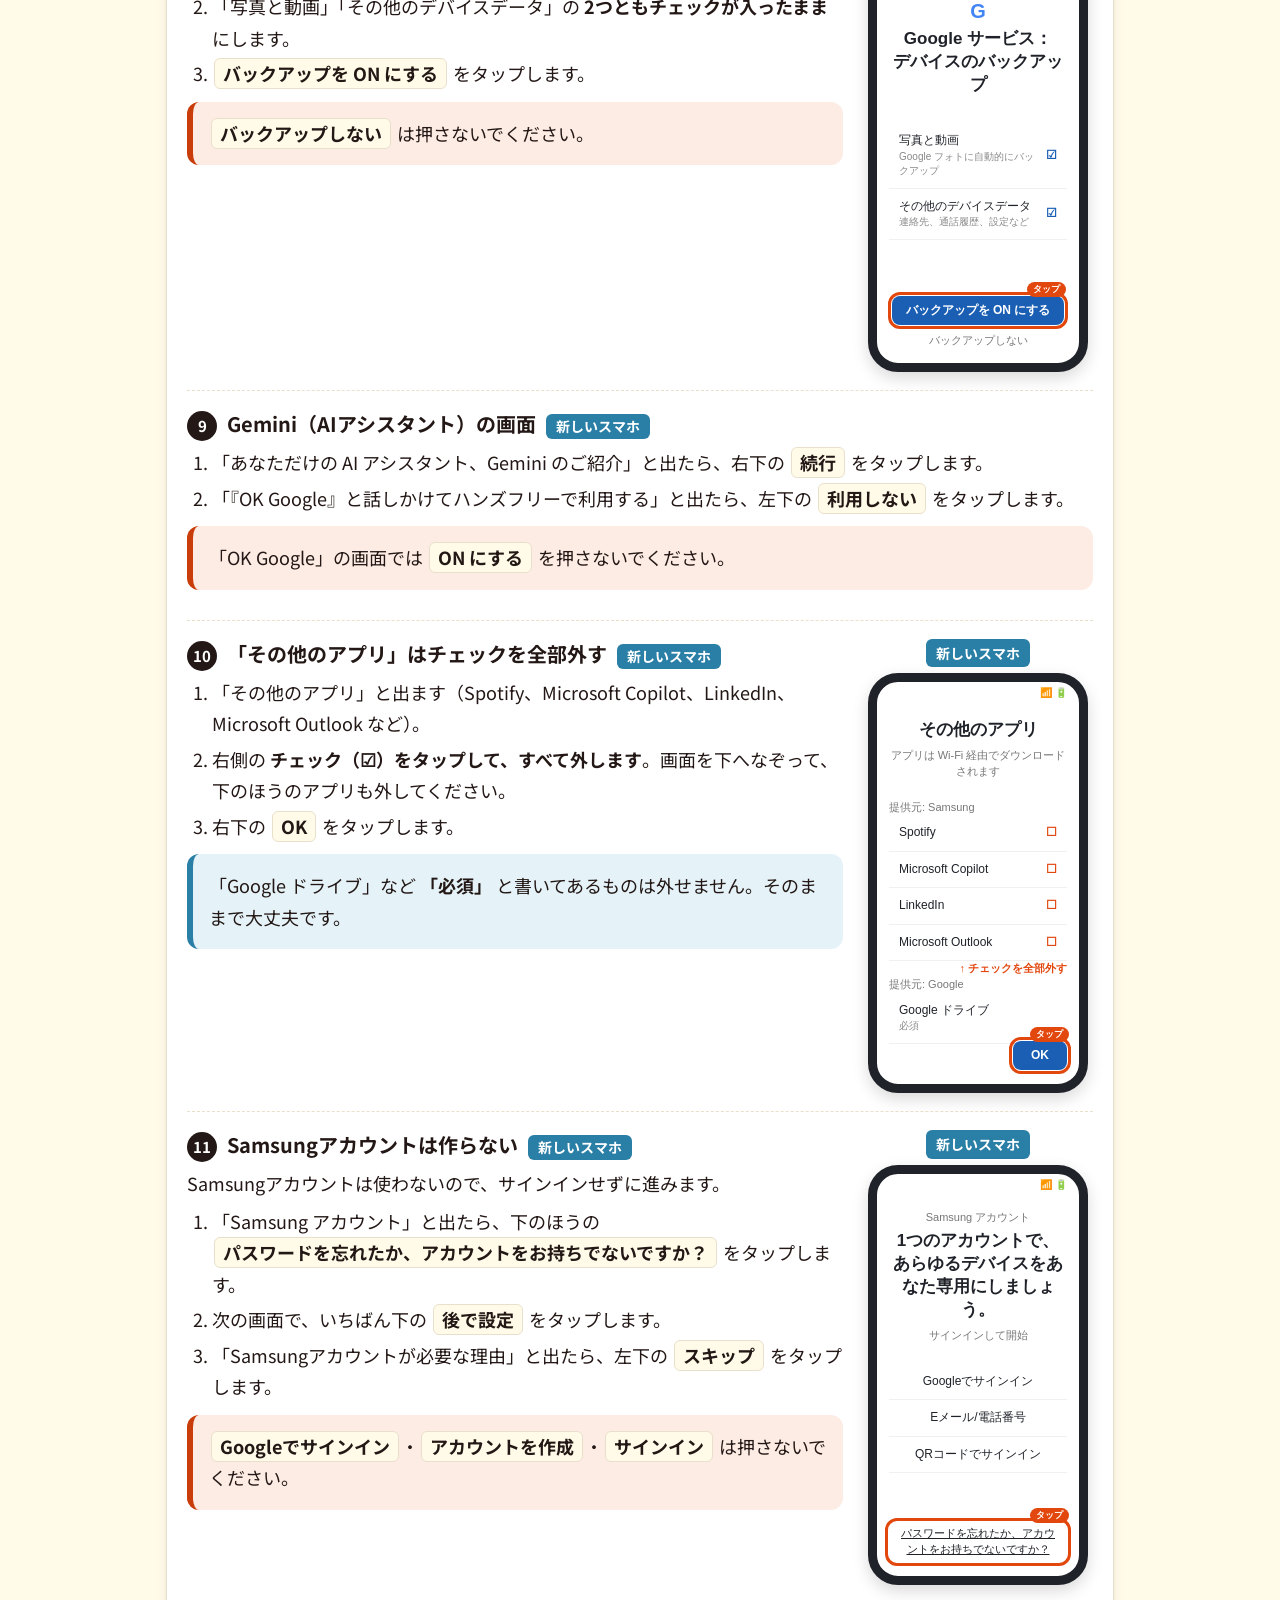
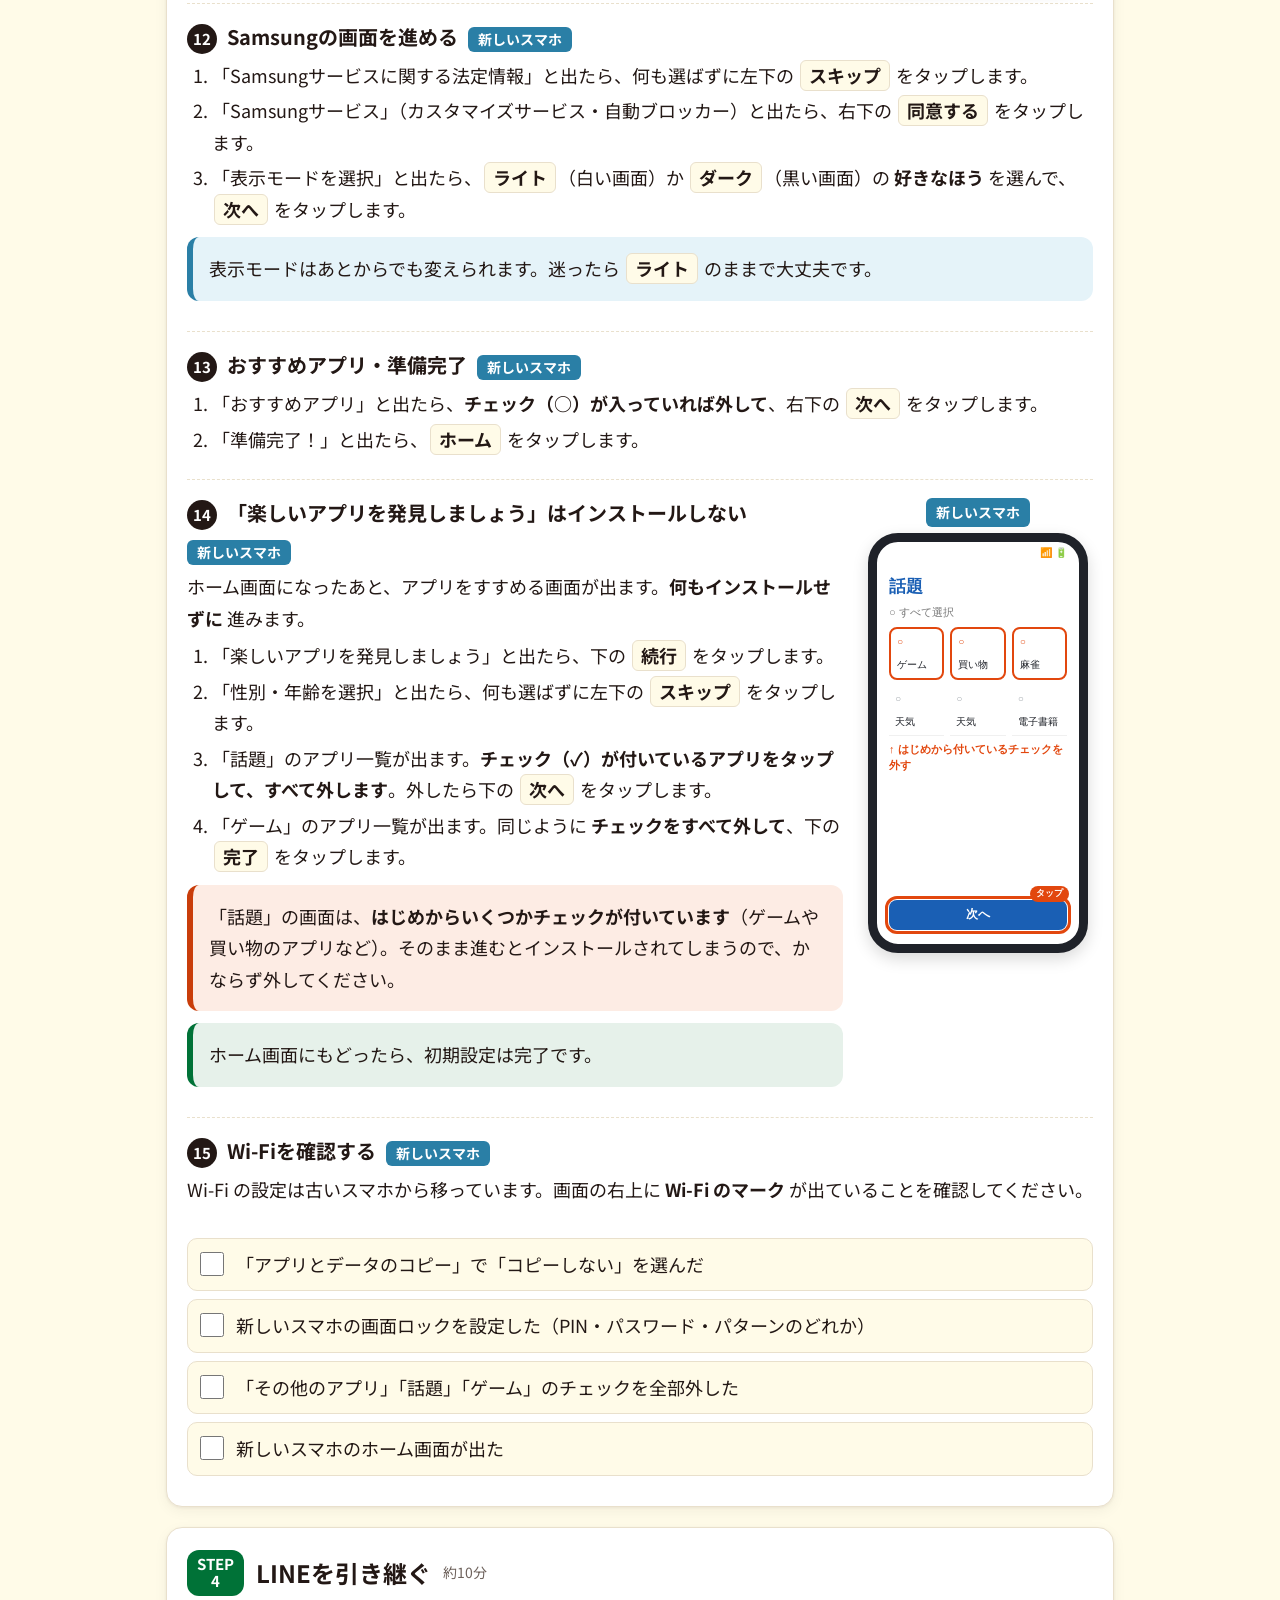
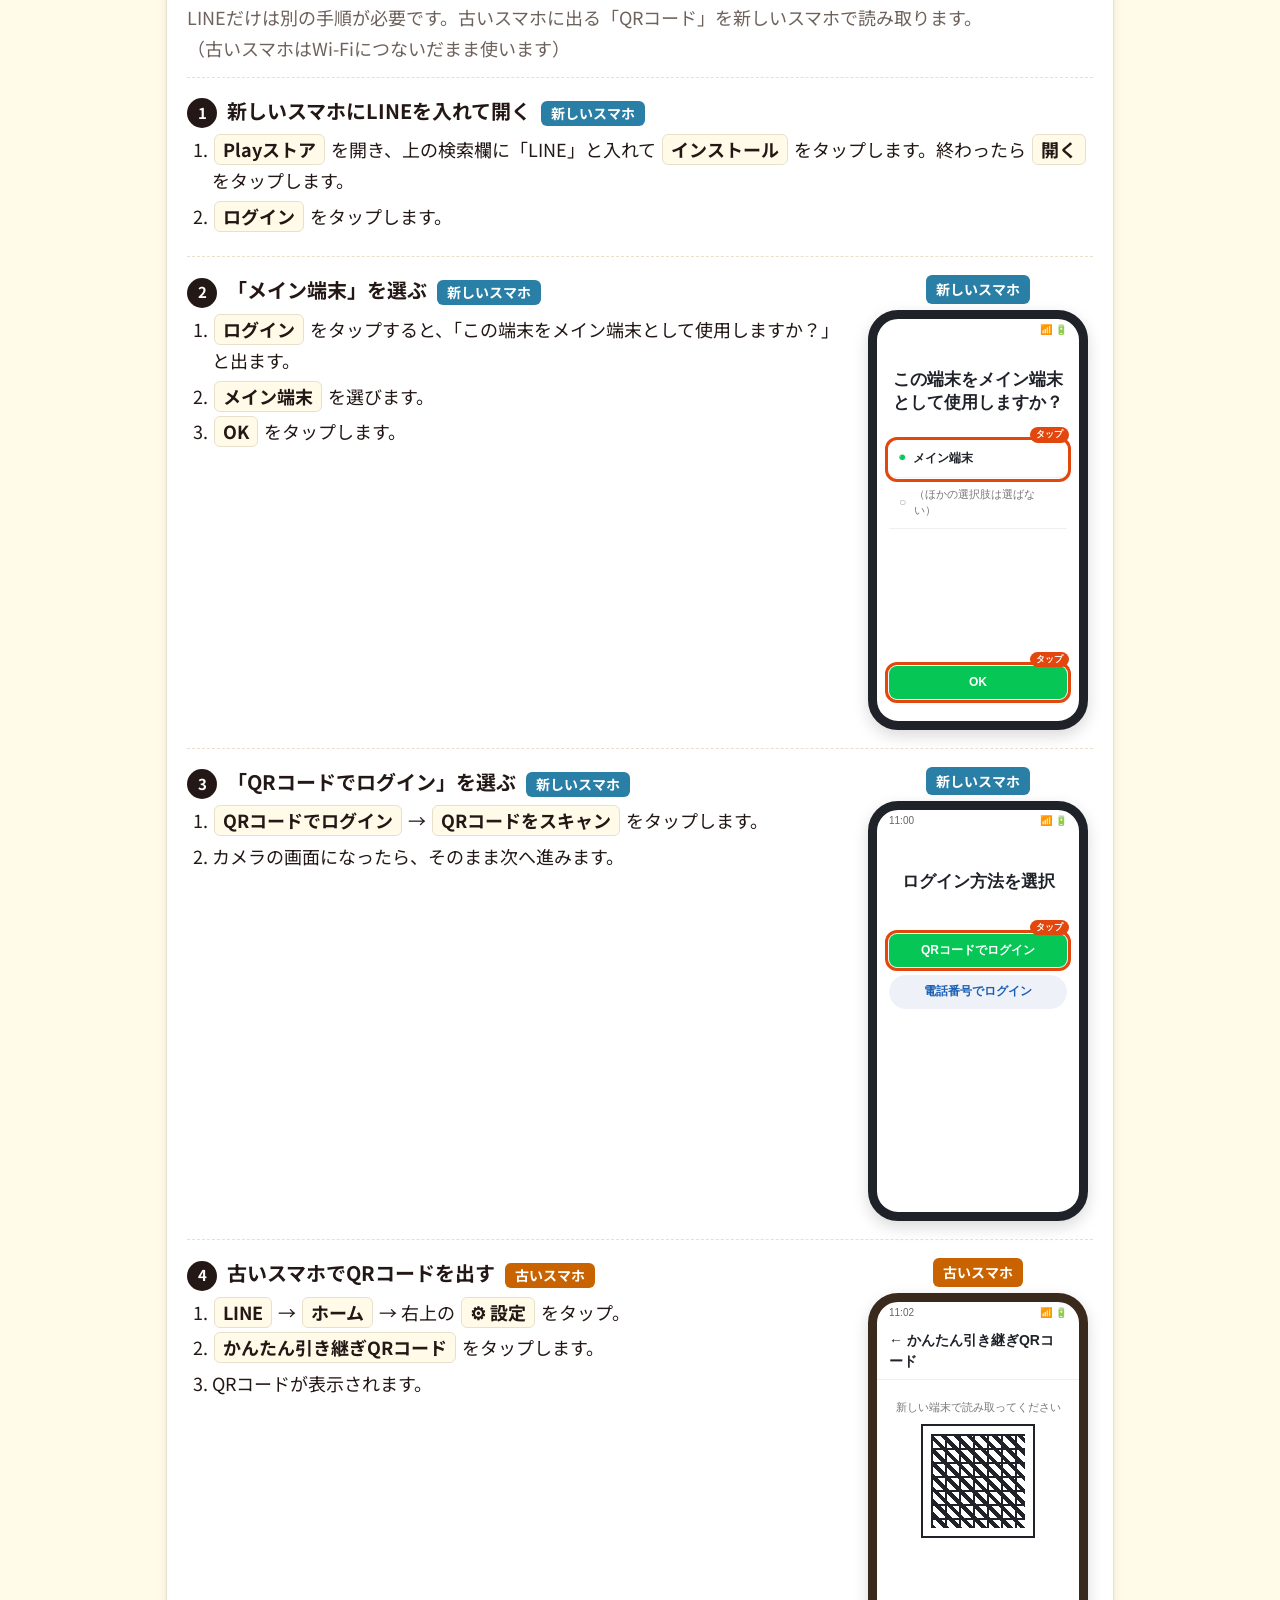
<file: manuals/smartphone-kishuhenko/index.html>
<!doctype html>
<html lang="ja">
<head>
<meta charset="utf-8">
<meta name="viewport" content="width=device-width, initial-scale=1">
<meta name="robots" content="noindex, nofollow">
<title>機種変更マニュアル</title>
<link rel="stylesheet" href="../../assets/style.css">
</head>
<body>
<header class="site-head">
  <div class="wrap">
    <a class="logo" href="../../index.html"><img class="logo-img" src="../../assets/kt-logo.svg" alt="KTグループ">社内<span>マニュアル</span></a>
    <span class="spacer"></span>
    <button class="btn-ghost no-print" id="print-page" type="button">🖨 印刷</button>
    <a class="btn-ghost no-print" href="../../index.html">📚 一覧へ</a>
    <button class="btn-ghost no-print" id="refresh-page" type="button" title="チェックを外して、ページを読み込み直します">🔄 更新</button>
  </div>
</header>

<main class="wrap">
  <div class="hero">
    <h1>スマホ機種変更マニュアル</h1>
    <p>古いスマホ（SCV46）から新しいスマホ（Galaxy A25 5G）へ、データを引き継ぐ手順です。<br>上から順番に進めてください。</p>
    <div class="meta">
      <span class="chip">No.01</span><span class="chip">au</span><span class="chip">所要時間 約1時間</span><span class="chip">2026年10月版</span>
    </div>
  </div>

  <ul class="toc no-print">
    <li><a href="#s0"><b>はじめに</b>準備するもの</a></li>
    <li><a href="#s1"><b>STEP 1</b>古いスマホでバックアップ</a></li>
    <li><a href="#s2"><b>STEP 2</b>SIMカードを入れる</a></li>
    <li><a href="#s3"><b>STEP 3</b>新しいスマホの初期設定</a></li>
    <li><a href="#s4"><b>STEP 4</b>LINEの引き継ぎ</a></li>
    <li><a href="#s5"><b>STEP 5</b>最後のチェック</a></li>
  </ul>

  <!-- ============================ はじめに ============================ -->
  <section class="section" id="s0">
    <h2><span class="num">0</span>はじめに<span class="time">約5分</span></h2>

    <div class="box info">
      <span class="ttl">色の見方</span>
      <p><span class="who old">古いスマホ</span> で操作する手順はオレンジ、<span class="who new">新しいスマホ</span> で操作する手順は水色で表示しています。</p>
      <p>画面の <span style="color:var(--tap);font-weight:700">赤い枠</span> がタップ（指で押す）する場所です。</p>
    </div>

    <h3>用意するもの</h3>
    <div class="items">
      <div><span class="ic">📱</span>古いスマホ<br><small>SCV46</small></div>
      <div><span class="ic">📲</span>新しいスマホ<br><small>Galaxy A25 5G</small></div>
      <div><span class="ic">🔌</span>充電器<br><small>2台とも50%以上 充電しておく</small></div>
      <div><span class="ic">📄</span>パスワード一覧表<br><small>本社から届いたもの</small></div>
      <div><span class="ic">🔢</span>古いスマホの画面ロックの番号<br><small>いつもロック解除に使う番号</small></div>
      <div><span class="ic">📶</span>事業所のWi-Fi<br><small>名前とパスワードは一覧表に記載</small></div>
      <div><span class="ic">💳</span>新しいSIMカード<br><small>本社から届いたもの</small></div>
      <div><span class="ic">📎</span>SIMピン<br><small>新しいスマホの箱の中にあります</small></div>
    </div>

    <div class="box warn">
      <span class="ttl">⚠ 大切なお約束</span>
      <ul>
        <li><b>古いスマホは、すべて終わるまで消したり初期化したりしないでください。</b></li>
        <li>パスワード一覧表は、他の人に見せないでください。作業が終わったら本社の指示どおりに保管・返却してください。</li>
        <li>わからなくなったら、無理に進めずにページ下の「困ったとき」を見るか、本社へ連絡してください。</li>
      </ul>
    </div>

    <ul class="check">
      <li><label><input type="checkbox" id="c0-1"><span>用意するものが全部そろった</span></label></li>
    </ul>
  </section>

  <!-- ============================ STEP 1 ============================ -->
  <section class="section" id="s1">
    <h2><span class="num">STEP<br>1</span>古いスマホでバックアップ<span class="time">約15分</span></h2>
    <p class="lead">データが消えないように、古いスマホで「保存（バックアップ）」をしておきます。まずWi-Fiにつなぎます。</p>

    <div class="step">
      <div>
        <h3><span class="n">1</span>Wi-Fiにつなぐ <span class="who old">古いスマホ</span></h3>
        <ol>
          <li><span class="k">設定</span>（歯車のアイコン）を開きます。</li>
          <li><span class="k">接続</span> → <span class="k">Wi-Fi</span> をタップします。</li>
          <li>右上のスイッチが <b>オン（青色）</b> になっていなければ、タップしてオンにします。</li>
          <li>一覧の中から <b>一覧表に書いてある事業所のWi-Fiの名前</b> をタップします。</li>
          <li>一覧表のWi-Fiのパスワードを入力して <span class="k">接続</span> をタップします。</li>
        </ol>
        <div class="box info"><p>Wi-Fiの名前の下に <b>「接続済み」</b> と出ればOKです。</p></div>
        <div class="box warn"><p>パスワードは大文字・小文字の区別があります。入力欄の横の <b>目のマーク</b> をタップすると、入力した文字を確認できます。</p></div>
      </div>
      <figure class="shot">
        <figcaption><span class="who old">古いスマホ</span></figcaption>
        <div class="phone old">
          <div class="sb"><span>9:55</span><span>🔋</span></div>
          <div class="app">← Wi-Fi<span style="margin-left:auto;display:inline-block;width:30px;height:16px;border-radius:99px;background:#1a5fb4;position:relative"><i style="position:absolute;right:2px;top:2px;width:12px;height:12px;border-radius:50%;background:#fff"></i></span></div>
          <div class="body">
            <div class="row" style="padding:6px 4px"><b>オン</b></div>
            <div class="muted" style="margin-top:6px">利用可能なネットワーク</div>
            <div class="row tap"><span class="ico">📶</span><div><b>office-wifi</b><small>（事業所のWi-Fiの名前）</small></div></div>
            <div class="row"><span class="ico">📶</span><div>other-network-01</div></div>
            <div class="row"><span class="ico">📶</span><div>other-network-02</div></div>
          </div>
        </div>
      </figure>
    </div>

    <div class="step">
      <div>
        <h3><span class="n">2</span>写真のバックアップを確認 <span class="who old">古いスマホ</span></h3>
        <ol>
          <li><span class="k">フォト</span> アプリを開きます。</li>
          <li>右上の <b>丸いアイコン（自分の写真や頭文字）</b> をタップします。</li>
          <li><b>「バックアップ完了」</b> と出ていればOKです。</li>
        </ol>
        <div class="box warn"><p>「バックアップをオンにする」と出たら、それをタップしてください。完了するまでWi-Fiにつないだまま待ちます（写真が多いと数時間かかることがあります）。</p></div>
      </div>
      <figure class="shot">
        <figcaption><span class="who old">古いスマホ</span></figcaption>
        <div class="phone old">
          <div class="sb"><span>10:00</span><span>📶 🔋</span></div>
          <div class="app">Google フォト<span style="margin-left:auto" class="avatar tap"></span></div>
          <div class="body">
            <div class="row" style="background:#e6f5ec;border-radius:8px"><span class="ico">☁</span><div><b>バックアップ完了</b><small>すべての写真を保存しました</small></div></div>
            <div class="grid"><i></i><i></i><i></i><i></i><i></i><i></i><i></i><i></i><i></i><i></i><i></i><i></i></div>
          </div>
          <div class="tabs"><span class="on">フォト</span><span>検索</span><span>共有</span><span>ライブラリ</span></div>
        </div>
      </figure>
    </div>

    <div class="step">
      <div>
        <h3><span class="n">3</span>電話帳をGoogleに保存 <span class="who old">古いスマホ</span></h3>
        <p>電話帳をいったんファイルに書き出し（エクスポート）、それを Google に読み込み（インポート）ます。こうすると、<b>電話帳がすべて Google に保存され、新しいスマホに移ります。</b></p>
        <p><b>書き出す（エクスポート）</b></p>
        <ol>
          <li><span class="k">連絡先</span> アプリを開きます。</li>
          <li>左上の <span class="k">≡</span>（三本線）をタップします。</li>
          <li><span class="k">連絡先を管理</span> をタップします。</li>
          <li><span class="k">連絡先をインポート/エクスポート</span> をタップします。</li>
          <li><span class="k">エクスポート</span> をタップします。</li>
          <li><span class="k">内部ストレージ</span> にチェックを入れ、<span class="k">エクスポート</span> をタップします。</li>
          <li><span class="k">OK</span> をタップします。</li>
        </ol>
        <p><b>Google に読み込む（インポート）</b></p>
        <ol start="8">
          <li>同じ画面で <span class="k">インポート</span> をタップします。</li>
          <li><span class="k">端末またはクラウドのストレージ</span> にチェックを入れます。</li>
          <li><span class="k">ダウンロード</span> をタップします。</li>
          <li><b>連絡先.vcf</b>（<b>日付がいちばん新しいもの</b>）にチェックを入れ、<span class="k">完了</span> をタップします。</li>
          <li>保存先で <b>Google</b>（一覧表のGoogleアカウント）を選び、<span class="k">インポート</span> をタップします。</li>
        </ol>
        <div class="box ok"><p>これで、電話帳がすべて Google に保存されます。</p></div>
        <div class="box warn"><p>「連絡先.vcf」が何個もあるときは、<b>今日の日付のもの</b> を選んでください。古いファイルを選ぶと、最近登録した人が入りません。</p></div>
      </div>
      <figure class="shot">
        <figcaption><span class="who old">古いスマホ</span></figcaption>
        <div class="phone old">
          <div class="sb"><span>10:08</span><span>📶 🔋</span></div>
          <div class="app">← 連絡先をインポート/エクスポート</div>
          <div class="body">
            <div class="row tap"><span class="ico">⬇</span><div><b>インポート</b><small>2回目にタップ（Googleへ読み込む）</small></div></div>
            <div class="row tap lbl-left"><span class="ico">⬆</span><div><b>エクスポート</b><small>はじめにタップ（ファイルに書き出す）</small></div></div>
          </div>
        </div>
      </figure>
    </div>

    <div class="step">
      <div>
        <h3><span class="n">4</span>LINEのトークを保存 <span class="who old">古いスマホ</span></h3>
        <ol>
          <li><span class="k">LINE</span> を開き、下の <span class="k">ホーム</span> をタップします。</li>
          <li>右上の <span class="k">⚙ 設定</span> → <span class="k">トークのバックアップ</span> をタップします。</li>
          <li><span class="k">今すぐバックアップ</span> をタップします。</li>
          <li>「PINコード」を求められたら、<b>一覧表に書いてある6けたの数字</b> を入力します。</li>
        </ol>
        <div class="box info"><p>「前回のバックアップ：今日の日付」になればOKです。</p></div>
        <div class="box info">
          <span class="ttl">「アカウント引き継ぎ」の設定は？</span>
          <p>設定画面に「アカウント引き継ぎ」のスイッチがあっても、<b>さわらなくて大丈夫です。</b>今回は STEP 4 の「QRコード」で引き継ぐので、このスイッチは使いません。</p>
        </div>
      </div>
      <figure class="shot">
        <figcaption><span class="who old">古いスマホ</span></figcaption>
        <div class="phone old">
          <div class="sb"><span>10:05</span><span>📶 🔋</span></div>
          <div class="app">← トークのバックアップ</div>
          <div class="body">
            <div class="muted">前回のバックアップ</div>
            <div><b>2026/10/20 10:05</b></div>
            <span class="pill line tap">今すぐバックアップ</span>
            <div class="row"><div>Googleアカウント<small>（本社の一覧表のアカウント）</small></div></div>
            <div class="row"><div>自動バックアップ<small>オン</small></div></div>
          </div>
        </div>
      </figure>
    </div>

    <div class="step">
      <div>
        <h3><span class="n">5</span>＋メッセージを保存 <span class="who old">古いスマホ</span></h3>
        <div class="box warn">
          <span class="ttl">先に確認：「Googleドライブ」アプリはありますか？</span>
          <p>＋メッセージは Googleドライブに保存します。スマホに <span class="k">ドライブ</span> アプリが見つからないときは、先に入れてください。</p>
          <ol>
            <li><span class="k">Playストア</span> を開きます。</li>
            <li>上の検索欄に「<b>Google ドライブ</b>」と入れてさがします。</li>
            <li><span class="k">インストール</span> をタップします。（<span class="k">開く</span> と出たら、もう入っています）</li>
          </ol>
        </div>
        <ol>
          <li><span class="k">＋メッセージ</span> を開き、右下の <span class="k">マイページ</span> をタップします。</li>
          <li><span class="k">設定</span> → <span class="k">メッセージ</span> → <span class="k">バックアップ・復元</span> をタップします。</li>
          <li><span class="k">バックアップ</span> をタップし、保存先は <b>Googleドライブ</b> を選びます。</li>
        </ol>
        <p class="muted" style="font-size:15px;color:var(--sub)">※ 表示される言葉が少し違うことがあります。似たボタンを選んでください。</p>
      </div>
      <figure class="shot">
        <figcaption><span class="who old">古いスマホ</span></figcaption>
        <div class="phone old">
          <div class="sb"><span>10:10</span><span>📶 🔋</span></div>
          <div class="app">← バックアップ・復元</div>
          <div class="body">
            <div class="row tap"><span class="ico">⬆</span><div><b>バックアップ</b><small>メッセージを保存します</small></div></div>
            <div class="row"><span class="ico">⬇</span><div>復元<small>保存したメッセージを戻します</small></div></div>
            <div class="row"><span class="ico">☁</span><div>保存先<small>Googleドライブ</small></div></div>
          </div>
        </div>
      </figure>
    </div>

    <ul class="check">
      <li><label><input type="checkbox" id="c1-0"><span>古いスマホがWi-Fiにつながった</span></label></li>
      <li><label><input type="checkbox" id="c1-1"><span>フォトが「バックアップ完了」になった</span></label></li>
      <li><label><input type="checkbox" id="c1-c"><span>電話帳をエクスポートし、Googleにインポートした</span></label></li>
      <li><label><input type="checkbox" id="c1-2"><span>LINEのバックアップが今日の日付になった</span></label></li>
      <li><label><input type="checkbox" id="c1-3"><span>＋メッセージのバックアップをした</span></label></li>
    </ul>
  </section>

  <!-- ============================ STEP 2 ============================ -->
  <section class="section" id="s2">
    <h2><span class="num">STEP<br>2</span>新しいスマホにSIMカードを入れる<span class="time">約20分</span></h2>
    <p class="lead"><b>本社から届いた新しいSIMカード</b>（電話番号が入っている小さなカード）を、新しいスマホに入れます。<b>机の上で</b> 作業してください。</p>

    <div class="box info"><p><b>古いスマホのSIMカードは、抜かずにそのままにしておきます。</b>古いスマホはこのあとも、Wi-Fiにつないだまま使います。</p></div>

    <div class="step">
      <div>
        <h3><span class="n">1</span>SIMピンを取り出す <span class="who new">新しいスマホの箱</span></h3>
        <ol>
          <li>新しいスマホの箱を開けます。</li>
          <li>本体の下に入っている <b>小さな箱</b> を取り出します。</li>
          <li>小さな箱を <b>裏返す</b> と、SIMピン（細い針のような金具）が付いています。</li>
        </ol>
        <div class="box warn"><p>SIMピンは先がとがっています。取り扱いに注意してください。</p></div>
      </div>
      <figure class="shot illust">
        <svg viewBox="0 0 230 230" role="img" aria-label="箱の中の小さな箱を裏返すとSIMピンがある">
          <text x="70" y="22" text-anchor="middle" class="t b">スマホの箱</text>
          <rect x="12" y="32" width="116" height="92" rx="6" class="box-out"/>
          <rect x="30" y="58" width="80" height="44" rx="4" class="box-in"/>
          <text x="70" y="85" text-anchor="middle" class="t">小さな箱</text>
          <path d="M120 120 C 150 150, 150 160, 140 172" class="arrow" marker-end="url(#ah1)"/>
          <text x="160" y="140" class="t s">裏返す</text>
          <rect x="60" y="160" width="110" height="58" rx="4" class="box-in"/>
          <text x="66" y="176" class="t s">小さな箱の裏</text>
          <circle cx="96" cy="198" r="6" class="pin"/>
          <line x1="102" y1="198" x2="146" y2="198" class="pin" stroke-width="3"/>
          <ellipse cx="121" cy="198" rx="36" ry="13" class="ring"/>
          <text x="166" y="214" class="t s red">SIMピン</text>
          <defs><marker id="ah1" viewBox="0 0 10 10" refX="5" refY="5" markerWidth="7" markerHeight="7" orient="auto-start-reverse"><path d="M0 0 L10 5 L0 10 z" fill="#1f2229"/></marker></defs>
        </svg>
      </figure>
    </div>

    <div class="step">
      <div>
        <h3><span class="n">2</span>新しいスマホのトレイを出す <span class="who new">新しいスマホ</span></h3>
        <ol>
          <li>新しいスマホの <b>画面を自分のほうに向けて</b> 持ちます。</li>
          <li>本体の <b>左上</b> にある小さな穴に、SIMピンを <b>まっすぐ</b> 差し込み、少し強めに押します。</li>
          <li>トレイが少し出てきたら、指でつまんで引き出します。</li>
        </ol>
      </div>
      <figure class="shot illust">
        <svg viewBox="0 0 230 250" role="img" aria-label="画面に向かって左上の穴にSIMピンを差す">
          <text x="140" y="16" text-anchor="middle" class="t s">画面を自分に向けて持つ</text>
          <rect x="88" y="26" width="104" height="214" rx="16" class="body"/>
          <rect x="95" y="38" width="90" height="190" rx="10" class="screen"/>
          <text x="140" y="138" text-anchor="middle" class="t sub">画面</text>
          <rect x="85" y="52" width="4" height="34" rx="1" class="tray"/>
          <circle cx="87" cy="58" r="2.2" fill="#1f2229"/>
          <circle cx="87" cy="62" r="18" class="ring"/>
          <line x1="22" y1="58" x2="78" y2="58" class="pin" stroke-width="3"/>
          <circle cx="16" cy="58" r="6" class="pin"/>
          <text x="6" y="100" class="t b red">左上の穴</text>
          <text x="6" y="116" class="t s">にまっすぐ差す</text>
        </svg>
      </figure>
    </div>

    <div class="step">
      <div>
        <h3><span class="n">3</span>新しいSIMカードをのせて戻す <span class="who new">新しいスマホ</span></h3>
        <ol>
          <li>新しいSIMカード（au ICカード）の説明書から <b>プラスチックのカード（台紙）</b> を取り出し、SIMカードを <b>切り離します</b>。</li>
          <li>SIMカードの <b>金色の面を下</b> にします。</li>
          <li>SIMカードの <b>角が欠けているところ</b> を、トレイのくぼみの形に合わせてのせます。</li>
          <li>SIMカードが落ちないようにトレイを水平にしたまま、<b>まっすぐ奥まで</b> 押し込みます。</li>
        </ol>
        <div class="box warn">
          <p><b>台紙は捨てないでください。</b>裏に大切な情報が書いてあります。新しいスマホの箱に入れて保管してください。</p>
          <p>金色の部分には指でさわらないでください。</p>
          <p>入りにくいときは無理に押し込まず、一度出して向きを確かめてください。</p>
        </div>
      </div>
      <figure class="shot illust">
        <svg viewBox="0 0 230 250" role="img" aria-label="SIMカードの金色の面を下にし、欠けた角を合わせてトレイにのせる">
          <text x="10" y="20" class="t b">① 金色の面を下にする</text>
          <path d="M22 34 H74 L86 46 V96 H22 Z" class="sim"/>
          <rect x="36" y="52" width="34" height="28" rx="4" class="gold"/>
          <text x="54" y="112" text-anchor="middle" class="t s">金色の面</text>
          <path d="M100 66 C 120 50, 140 50, 156 66" class="arrow" marker-end="url(#ah3)"/>
          <text x="128" y="44" text-anchor="middle" class="t s">裏返す</text>
          <path d="M164 34 H204 L216 46 V96 H164 Z" class="sim"/>
          <text x="190" y="70" text-anchor="middle" class="t s sub">白い面</text>
          <text x="10" y="142" class="t b">② 欠けた角を合わせてのせる</text>
          <rect x="10" y="156" width="210" height="72" rx="10" class="tray"/>
          <path d="M44 168 H102 L114 180 V216 H44 Z" class="slot"/>
          <path d="M48 171 H100 L110 181 V213 H48 Z" class="sim"/>
          <circle cx="109" cy="176" r="14" class="ring"/>
          <text x="130" y="196" class="t s red">ここを</text>
          <text x="130" y="212" class="t s red">合わせる</text>
          <defs><marker id="ah3" viewBox="0 0 10 10" refX="5" refY="5" markerWidth="7" markerHeight="7" orient="auto-start-reverse"><path d="M0 0 L10 5 L0 10 z" fill="#1f2229"/></marker></defs>
        </svg>
      </figure>
    </div>

    <div class="step">
      <div>
        <h3><span class="n">4</span>電源を入れる <span class="who new">新しいスマホ</span></h3>
        <ol>
          <li>右側面の <b>下側のボタン</b>（音量ボタンの下）を、<b>画面が明るくなるまで長押し</b> します（約3秒）。</li>
          <li>「Samsung Galaxy」の文字が出たら指を離します。</li>
          <li>「ようこそ」の画面が出るまで待ちます（1分くらい）。出たら次の⑤へ進みます。</li>
        </ol>
        <div class="box info"><p>上側の長いボタンは音量ボタンです。まちがえないようにしてください。</p></div>
      </div>
      <figure class="shot illust">
        <svg viewBox="0 0 230 250" role="img" aria-label="右側面の下側のボタンを長押しして電源を入れる">
          <rect x="30" y="20" width="104" height="214" rx="16" class="body"/>
          <rect x="37" y="32" width="90" height="190" rx="10" class="screen"/>
          <text x="82" y="132" text-anchor="middle" class="t sub">画面</text>
          <rect x="133" y="62" width="5" height="44" rx="2" fill="#6b7280"/>
          <rect x="133" y="114" width="5" height="26" rx="2" fill="#e5262a"/>
          <circle cx="136" cy="127" r="17" class="ring"/>
          <text x="148" y="88" class="t s">音量</text>
          <text x="158" y="122" class="t b red">電源</text>
          <text x="158" y="138" class="t s red">長押し</text>
        </svg>
      </figure>
    </div>

    <div class="step no-shot">
      <div>
        <h3><span class="n">5</span>回線を切り替える <span class="who" style="background:#6b7280">会社の固定電話</span></h3>
        <p>新しいSIMカードを使えるようにする手続きです。<b>会社の固定電話</b> から電話して行います。</p>
        <div class="box ok"><p>新しいスマホの画面の上に <b>アンテナマーク（📶）</b> がすでに出ていれば、この手続きはいりません。<b>STEP 3</b> へ進んでください。</p></div>
        <p><b>用意するもの</b></p>
        <ul>
          <li>スマホの電話番号（今までと同じ番号）</li>
          <li><b>申込書番号</b>：新しいスマホの箱に入っているシール、または納品書に書いてあります</li>
        </ul>
        <ol>
          <li>会社の固定電話から <b>0077-7029</b>（無料）にかけます。つながらないときは <b>0120-925-528</b>（無料）。受付は 9:00〜21:00 です。</li>
          <li>自動音声の案内にしたがって、<b>スマホの電話番号</b> を入力します。</li>
          <li>続けて、<b>申込書番号の下5けた</b> を入力します。</li>
          <li>終わったら電話を切ります。数分たつと、新しいスマホの画面の上に <b>アンテナマーク</b> が出ます。</li>
        </ol>
        <div class="box info">
          <span class="ttl">申込書番号の下5けたの例</span>
          <p>申込書番号が「12345678<b>K</b>-00」のとき → 入力するのは <b>56780</b></p>
          <ul>
            <li>最後の「-00」は入力しません。</li>
            <li>アルファベットは <b>0（ゼロ）</b> に読みかえて入力します。</li>
          </ul>
        </div>
        <div class="box info"><p>切り替えが終わると、古いスマホでは電話が使えなくなります。古いスマホはこのあとも <b>Wi-Fiで</b> 使うので、そのままで大丈夫です。</p></div>
      </div>
    </div>

    <ul class="check">
      <li><label><input type="checkbox" id="c2s-1"><span>新しいスマホに新しいSIMカードを入れた</span></label></li>
      <li><label><input type="checkbox" id="c2s-2"><span>新しいスマホの電源が入り「ようこそ」が出た</span></label></li>
      <li><label><input type="checkbox" id="c2s-3"><span>新しいスマホの画面の上にアンテナマークが出た</span></label></li>
    </ul>
  </section>

  <!-- ============================ STEP 3 ============================ -->
  <section class="section" id="s3">
    <h2><span class="num">STEP<br>3</span>新しいスマホの初期設定<span class="time">約30分</span></h2>
    <p class="lead">古いスマホを使って、Googleアカウントや Wi-Fi の設定を新しいスマホに移します。<b>2台を近くに置き、充電器につないだまま</b> 行ってください。</p>

    <div class="step">
      <div>
        <h3><span class="n">1</span>最初の設定をする <span class="who new">新しいスマホ</span></h3>
        <ol>
          <li>「日本語」になっていることを確認して <span class="k">開始</span> をタップ。</li>
          <li>同意の画面が出たら、内容を確認して <span class="k">同意する</span> → <span class="k">次へ</span>。</li>
        </ol>
      </div>
      <figure class="shot">
        <figcaption><span class="who new">新しいスマホ</span></figcaption>
        <div class="phone">
          <div class="sb"><span></span><span>🔋</span></div>
          <div class="body center">
            <div class="big" style="margin-top:80px">ようこそ！</div>
            <div class="muted">日本語</div>
          </div>
          <div class="bottom"><span class="pill tap">開始</span></div>
        </div>
      </figure>
    </div>

    <div class="step">
      <div>
        <h3><span class="n">2</span>「簡単設定」で Galaxy を選ぶ <span class="who new">新しいスマホ</span></h3>
        <ol>
          <li>「別のデバイスを使用して簡単設定」という画面が出ます。</li>
          <li><span class="k">GalaxyまたはAndroidデバイス</span> をタップします。</li>
          <li>このあとは画面の案内に従って進めます。Wi-Fiを求められたら <b>事業所のWi-Fi</b> を選び、一覧表のパスワードを入力します。</li>
          <li>「QRコードをスキャンする」という画面になったら、次の③へ進みます。</li>
        </ol>
        <div class="box warn"><p><span class="k">iPhone または iPad</span>・<span class="k">手動で設定</span> は選ばないでください。</p></div>
      </div>
      <figure class="shot">
        <figcaption><span class="who new">新しいスマホ</span></figcaption>
        <div class="phone">
          <div class="sb"><span></span><span>🔋</span></div>
          <div class="body center">
            <div style="color:#1a5fb4;font-size:18px;margin-top:10px">→←</div>
            <div class="big" style="margin-top:4px">別のデバイスを使用して<br>簡単設定</div>
            <div class="muted">別の端末を近づけて、ロックを解除しておいてください。</div>
          </div>
          <div class="bottom">
            <span class="pill light tap" style="color:#1f2229">GalaxyまたはAndroidデバイス</span>
            <span class="pill light" style="color:#1f2229">iPhone または iPad</span>
            <span class="pill light" style="color:#1f2229">手動で設定</span>
          </div>
        </div>
      </figure>
    </div>

    <div class="step">
      <div>
        <h3><span class="n">3</span>QRコードを読み取る <span class="who both">2台とも</span></h3>
        <ol>
          <li><span class="who new">新しいスマホ</span> に「QRコードをスキャンする」とQRコードが出ます。<b>そのまま置いておきます。</b></li>
          <li><span class="who old">古いスマホ</span> で <span class="k">カメラ</span> アプリを開き、新しいスマホのQRコードに向けます。</li>
          <li>古いスマホの画面に表示（お知らせやリンク）が出たら、それをタップします。</li>
        </ol>
        <div class="box info">
          <span class="ttl">カメラで読み取れないとき</span>
          <ul>
            <li>QRコード全体が画面に入るように、少し離したり近づけたりしてください。</li>
            <li>それでも読み取れない場合は、古いスマホの <span class="k">Google</span> アプリを開き、検索欄の右にある <b>カメラのマーク</b> をタップしてQRコードに向けてください。</li>
          </ul>
        </div>
        <div class="box warn"><p>新しいスマホの <span class="k">スキップ</span> はタップしないでください。</p></div>
      </div>
      <figure class="shot">
        <figcaption><span class="who new">新しいスマホ</span></figcaption>
        <div class="phone">
          <div class="sb"><span></span><span>🔋</span></div>
          <div class="body center">
            <div style="color:#1a5fb4;font-size:18px;margin-top:10px">▣</div>
            <div class="big" style="margin-top:4px">QR コードを<br>スキャンする</div>
            <div class="muted">古い端末/タブレットでこのQRコードをスキャンしてください。</div>
            <div class="qr" style="margin-top:22px"></div>
          </div>
          <div class="bottom"><span class="muted" style="background:#eef0f3;border-radius:99px;padding:4px 12px">スキップ</span></div>
        </div>
      </figure>
    </div>

    <div class="step">
      <div>
        <h3><span class="n">4</span>古いスマホで「続行」と暗証番号 <span class="who old">古いスマホ</span></h3>
        <ol>
          <li>「Bluetooth を ON にする」と出たら、右下の <span class="k">続行</span> をタップします。</li>
          <li>「本人確認」と出たら、<b>古いスマホの画面ロックの番号（PIN）</b> を入力して <span class="k">続行</span> をタップします。</li>
          <li>古いスマホに「新しいデバイス上でのセットアップの続行」と出たら、<b>2台を近くに置いたまま</b> 待ちます。</li>
          <li>新しいスマホに「スマートフォンを設定しています…」と出ます。<b>数分かかります。</b> 画面が変わるまで待ってください。</li>
        </ol>
        <div class="box warn"><p><span class="k">ON にしない</span>・<span class="k">キャンセル</span> はタップしないでください。</p></div>
        <div class="box hq">
          <span class="ttl">📝 古いスマホの画面ロックの番号</span>
          <p>いつも古いスマホのロックを解除するときの番号です。わからない場合は本社へ連絡してください。</p>
        </div>
      </div>
      <figure class="shot">
        <figcaption><span class="who old">古いスマホ</span></figcaption>
        <div class="phone old">
          <div class="sb"><span>16:51</span><span>📶 🔋</span></div>
          <div class="body center">
            <div style="color:#1a5fb4;font-size:18px;margin-top:6px">🔒</div>
            <div class="big" style="margin:4px 0">本人確認</div>
            <div class="muted">Google アカウント、設定などをコピーするため、このデバイスのロックを解除してください</div>
            <div style="margin-top:16px">現在のPINを入力してください。</div>
            <div style="border-bottom:2px solid #1a5fb4;margin:16px 10px 0;height:22px"></div>
          </div>
          <div class="bottom split"><span style="color:#1a5fb4;font-weight:700">キャンセル</span><span class="tap lbl-left" style="color:#1a5fb4;font-weight:700;padding:4px 10px">続行</span></div>
        </div>
      </figure>
    </div>

    <div class="step">
      <div>
        <h3><span class="n">5</span>「アプリとデータのコピー」は「コピーしない」 <span class="who new">新しいスマホ</span></h3>
        <ol>
          <li>新しいスマホに「アプリとデータのコピー」と出ます。</li>
          <li>左下の <span class="k">コピーしない</span> をタップします。</li>
        </ol>
        <div class="box warn">
          <p><span class="k">次へ</span> はタップしないでください（会社のスマホでは、この方法は使えない設定になっています）。</p>
          <p>まちがえて <span class="k">次へ</span> を押した場合は、左下の <span class="k">&lt;</span> でこの画面まで戻ってください。古いスマホに「セキュリティポリシーによって制限されています」と出たら <span class="k">OK</span> をタップします。</p>
        </div>
      </div>
      <figure class="shot">
        <figcaption><span class="who new">新しいスマホ</span></figcaption>
        <div class="phone">
          <div class="sb"><span></span><span>📶 🔋</span></div>
          <div class="body center">
            <div style="color:#1a5fb4;font-size:18px;margin-top:10px">→←</div>
            <div class="big" style="margin-top:4px">アプリとデータの<br>コピー</div>
            <div class="muted">アプリ、写真、連絡先などをコピーできます。</div>
          </div>
          <div class="bottom split"><span class="tap lbl-left" style="background:#eef0f3;border-radius:99px;padding:5px 12px">コピーしない</span><span class="pill" style="margin:0;padding:6px 18px">次へ</span></div>
        </div>
      </figure>
    </div>

    <div class="step">
      <div>
        <h3><span class="n">6</span>画面ロックを設定する <span class="who new">新しいスマホ</span></h3>
        <ol>
          <li>新しいスマホに「端末を保護」と出ます。</li>
          <li><span class="k">PIN</span>（数字）・<span class="k">パスワード</span>（文字と数字）・<span class="k">パターン</span>（点を線でなぞる）の中から、<b>好きなものを1つ</b> タップします。</li>
          <li>自分で決めた番号（またはパターン）を入力して <span class="k">続行</span> をタップします。</li>
          <li>確認のため、同じものをもう一度入力して <span class="k">OK</span> をタップします。</li>
        </ol>
        <div class="box warn">
          <p><b>画面ロックはかならず設定してください。</b><span class="k">スキップ</span> は押さないでください。</p>
          <p><span class="k">顔認証</span>・<span class="k">指紋認証</span> は選ばないでください。</p>
          <p>決めた番号（パターン）は忘れないようにしてください。</p>
        </div>
        <div class="box info"><p>このとき古いスマホには「新しいデバイス上でのセットアップの続行」と出たままです。<b>古いスマホはさわらず、そのまま近くに置いておきます。</b></p></div>
      </div>
      <figure class="shot">
        <figcaption><span class="who new">新しいスマホ</span></figcaption>
        <div class="phone">
          <div class="sb"><span></span><span>📶 🔋</span></div>
          <div class="body center">
            <div style="color:#1a5fb4;font-size:20px;margin-top:6px">🔒</div>
            <div class="big" style="margin-top:2px">端末を保護</div>
            <div class="muted">画面ロックを設定して、端末が他者によって許可なく使用されることを防ぎます。</div>
          </div>
          <div class="body">
            <div class="row">顔認証</div>
            <div class="row">指紋認証</div>
            <div class="row" style="border:2px solid var(--tap);border-radius:8px"><b>PIN</b></div>
            <div class="row" style="border:2px solid var(--tap);border-radius:8px"><b>パスワード</b></div>
            <div class="row" style="border:2px solid var(--tap);border-radius:8px"><b>パターン</b></div>
            <div class="muted" style="color:var(--tap);font-weight:700">↑ この3つから1つ選ぶ</div>
          </div>
          <div class="bottom split"><span class="muted">スキップ</span><span></span></div>
        </div>
      </figure>
    </div>

    <div class="step">
      <div>
        <h3><span class="n">7</span>「Googleサービス」に同意する <span class="who new">新しいスマホ</span></h3>
        <ol>
          <li>新しいスマホに「Googleサービス」と出ます。</li>
          <li>画面の上に出ているGoogleアカウントが、<b>一覧表のGoogleアカウント</b> と同じか確認します。</li>
          <li>「位置情報を使用する」は <b>オン（青色）のまま</b> にします。</li>
          <li>右下の <span class="k">同意する</span> をタップします。</li>
        </ol>
        <div class="box info"><p>Googleアカウントは古いスマホから移ってくるので、ここで入力する必要はありません。</p></div>
      </div>
      <figure class="shot">
        <figcaption><span class="who new">新しいスマホ</span></figcaption>
        <div class="phone">
          <div class="sb"><span></span><span>📶 🔋</span></div>
          <div class="body center">
            <div style="font-size:20px;font-weight:700;margin-top:6px"><span style="color:#4285f4">G</span></div>
            <div class="big" style="margin-top:2px">Google サービス</div>
            <div class="muted">（一覧表のGoogleアカウント）</div>
          </div>
          <div class="body">
            <div class="muted">位置情報</div>
            <div class="row"><div>位置情報を使用する</div><span style="margin-left:auto;color:#1a5fb4;font-size:18px">●</span></div>
            <div class="muted">位置情報の利用を許可されているアプリやサービスが…</div>
          </div>
          <div class="bottom split"><span></span><span class="pill tap" style="margin:0;padding:6px 14px">同意する</span></div>
        </div>
      </figure>
    </div>

    <div class="step">
      <div>
        <h3><span class="n">8</span>バックアップをONにする <span class="who new">新しいスマホ</span></h3>
        <ol>
          <li>「Google サービス：デバイスのバックアップ」と出ます。</li>
          <li>「写真と動画」「その他のデバイスデータ」の <b>2つともチェックが入ったまま</b> にします。</li>
          <li><span class="k">バックアップを ON にする</span> をタップします。</li>
        </ol>
        <div class="box warn"><p><span class="k">バックアップしない</span> は押さないでください。</p></div>
      </div>
      <figure class="shot">
        <figcaption><span class="who new">新しいスマホ</span></figcaption>
        <div class="phone">
          <div class="sb"><span></span><span>📶 🔋</span></div>
          <div class="body center">
            <div style="font-size:20px;font-weight:700;margin-top:6px"><span style="color:#4285f4">G</span></div>
            <div class="big" style="margin-top:2px">Google サービス：<br>デバイスのバックアップ</div>
          </div>
          <div class="body">
            <div class="row"><div>写真と動画<small>Google フォトに自動的にバックアップ</small></div><span style="margin-left:auto;color:#1a5fb4;font-weight:700">☑</span></div>
            <div class="row"><div>その他のデバイスデータ<small>連絡先、通話履歴、設定など</small></div><span style="margin-left:auto;color:#1a5fb4;font-weight:700">☑</span></div>
          </div>
          <div class="bottom" style="display:block;text-align:center">
            <span class="pill tap" style="display:inline-block;margin:0 0 8px;padding:6px 14px">バックアップを ON にする</span>
            <div class="muted" style="text-align:center">バックアップしない</div>
          </div>
        </div>
      </figure>
    </div>

    <div class="step no-shot">
      <div>
        <h3><span class="n">9</span>Gemini（AIアシスタント）の画面 <span class="who new">新しいスマホ</span></h3>
        <ol>
          <li>「あなただけの AI アシスタント、Gemini のご紹介」と出たら、右下の <span class="k">続行</span> をタップします。</li>
          <li>「『OK Google』と話しかけてハンズフリーで利用する」と出たら、左下の <span class="k">利用しない</span> をタップします。</li>
        </ol>
        <div class="box warn"><p>「OK Google」の画面では <span class="k">ON にする</span> を押さないでください。</p></div>
      </div>
    </div>

    <div class="step">
      <div>
        <h3><span class="n">10</span>「その他のアプリ」はチェックを全部外す <span class="who new">新しいスマホ</span></h3>
        <ol>
          <li>「その他のアプリ」と出ます（Spotify、Microsoft Copilot、LinkedIn、Microsoft Outlook など）。</li>
          <li>右側の <b>チェック（☑）をタップして、すべて外します</b>。画面を下へなぞって、下のほうのアプリも外してください。</li>
          <li>右下の <span class="k">OK</span> をタップします。</li>
        </ol>
        <div class="box info"><p>「Google ドライブ」など <b>「必須」</b> と書いてあるものは外せません。そのままで大丈夫です。</p></div>
      </div>
      <figure class="shot">
        <figcaption><span class="who new">新しいスマホ</span></figcaption>
        <div class="phone">
          <div class="sb"><span></span><span>📶 🔋</span></div>
          <div class="body center">
            <div class="big" style="margin-top:6px">その他のアプリ</div>
            <div class="muted">アプリは Wi-Fi 経由でダウンロードされます</div>
          </div>
          <div class="body">
            <div class="muted">提供元: Samsung</div>
            <div class="row"><div>Spotify</div><span style="margin-left:auto;color:var(--tap);font-weight:700">☐</span></div>
            <div class="row"><div>Microsoft Copilot</div><span style="margin-left:auto;color:var(--tap);font-weight:700">☐</span></div>
            <div class="row"><div>LinkedIn</div><span style="margin-left:auto;color:var(--tap);font-weight:700">☐</span></div>
            <div class="row"><div>Microsoft Outlook</div><span style="margin-left:auto;color:var(--tap);font-weight:700">☐</span></div>
            <div class="muted" style="color:var(--tap);font-weight:700;text-align:right">↑ チェックを全部外す</div>
            <div class="muted">提供元: Google</div>
            <div class="row"><div>Google ドライブ<small>必須</small></div></div>
          </div>
          <div class="bottom split"><span></span><span class="pill tap" style="margin:0;padding:6px 18px">OK</span></div>
        </div>
      </figure>
    </div>

    <div class="step">
      <div>
        <h3><span class="n">11</span>Samsungアカウントは作らない <span class="who new">新しいスマホ</span></h3>
        <p>Samsungアカウントは使わないので、サインインせずに進みます。</p>
        <ol>
          <li>「Samsung アカウント」と出たら、下のほうの <span class="k">パスワードを忘れたか、アカウントをお持ちでないですか？</span> をタップします。</li>
          <li>次の画面で、いちばん下の <span class="k">後で設定</span> をタップします。</li>
          <li>「Samsungアカウントが必要な理由」と出たら、左下の <span class="k">スキップ</span> をタップします。</li>
        </ol>
        <div class="box warn"><p><span class="k">Googleでサインイン</span>・<span class="k">アカウントを作成</span>・<span class="k">サインイン</span> は押さないでください。</p></div>
      </div>
      <figure class="shot">
        <figcaption><span class="who new">新しいスマホ</span></figcaption>
        <div class="phone">
          <div class="sb"><span></span><span>📶 🔋</span></div>
          <div class="body center">
            <div class="muted" style="margin-top:6px">Samsung アカウント</div>
            <div class="big" style="margin-top:4px">1つのアカウントで、あらゆるデバイスをあなた専用にしましょう。</div>
            <div class="muted">サインインして開始</div>
          </div>
          <div class="body">
            <div class="row" style="justify-content:center">Googleでサインイン</div>
            <div class="row" style="justify-content:center">Eメール/電話番号</div>
            <div class="row" style="justify-content:center">QRコードでサインイン</div>
          </div>
          <div class="bottom" style="display:block;text-align:center"><span class="tap" style="display:inline-block;padding:4px 8px;font-size:11px;text-decoration:underline">パスワードを忘れたか、アカウントをお持ちでないですか？</span></div>
        </div>
      </figure>
    </div>

    <div class="step no-shot">
      <div>
        <h3><span class="n">12</span>Samsungの画面を進める <span class="who new">新しいスマホ</span></h3>
        <ol>
          <li>「Samsungサービスに関する法定情報」と出たら、何も選ばずに左下の <span class="k">スキップ</span> をタップします。</li>
          <li>「Samsungサービス」（カスタマイズサービス・自動ブロッカー）と出たら、右下の <span class="k">同意する</span> をタップします。</li>
          <li>「表示モードを選択」と出たら、<span class="k">ライト</span>（白い画面）か <span class="k">ダーク</span>（黒い画面）の <b>好きなほう</b> を選んで、<span class="k">次へ</span> をタップします。</li>
        </ol>
        <div class="box info"><p>表示モードはあとからでも変えられます。迷ったら <span class="k">ライト</span> のままで大丈夫です。</p></div>
      </div>
    </div>

    <div class="step no-shot">
      <div>
        <h3><span class="n">13</span>おすすめアプリ・準備完了 <span class="who new">新しいスマホ</span></h3>
        <ol>
          <li>「おすすめアプリ」と出たら、<b>チェック（○）が入っていれば外して</b>、右下の <span class="k">次へ</span> をタップします。</li>
          <li>「準備完了！」と出たら、<span class="k">ホーム</span> をタップします。</li>
        </ol>
      </div>
    </div>

    <div class="step">
      <div>
        <h3><span class="n">14</span>「楽しいアプリを発見しましょう」はインストールしない <span class="who new">新しいスマホ</span></h3>
        <p>ホーム画面になったあと、アプリをすすめる画面が出ます。<b>何もインストールせずに</b> 進みます。</p>
        <ol>
          <li>「楽しいアプリを発見しましょう」と出たら、下の <span class="k">続行</span> をタップします。</li>
          <li>「性別・年齢を選択」と出たら、何も選ばずに左下の <span class="k">スキップ</span> をタップします。</li>
          <li>「話題」のアプリ一覧が出ます。<b>チェック（✓）が付いているアプリをタップして、すべて外します</b>。外したら下の <span class="k">次へ</span> をタップします。</li>
          <li>「ゲーム」のアプリ一覧が出ます。同じように <b>チェックをすべて外して</b>、下の <span class="k">完了</span> をタップします。</li>
        </ol>
        <div class="box warn"><p>「話題」の画面は、<b>はじめからいくつかチェックが付いています</b>（ゲームや買い物のアプリなど）。そのまま進むとインストールされてしまうので、かならず外してください。</p></div>
        <div class="box ok"><p>ホーム画面にもどったら、初期設定は完了です。</p></div>
      </div>
      <figure class="shot">
        <figcaption><span class="who new">新しいスマホ</span></figcaption>
        <div class="phone">
          <div class="sb"><span></span><span>📶 🔋</span></div>
          <div class="body">
            <div class="big" style="color:#1a5fb4;margin-top:4px">話題</div>
            <div class="muted">○ すべて選択</div>
            <div style="display:grid;grid-template-columns:repeat(3,1fr);gap:6px;margin-top:6px">
              <div class="row" style="flex-direction:column;align-items:flex-start;padding:6px;border:2px solid var(--tap);border-radius:8px;font-size:10px"><span style="color:var(--tap);font-weight:700">○</span>ゲーム</div>
              <div class="row" style="flex-direction:column;align-items:flex-start;padding:6px;border:2px solid var(--tap);border-radius:8px;font-size:10px"><span style="color:var(--tap);font-weight:700">○</span>買い物</div>
              <div class="row" style="flex-direction:column;align-items:flex-start;padding:6px;border:2px solid var(--tap);border-radius:8px;font-size:10px"><span style="color:var(--tap);font-weight:700">○</span>麻雀</div>
              <div class="row" style="flex-direction:column;align-items:flex-start;padding:6px;font-size:10px"><span style="color:#9aa0a6">○</span>天気</div>
              <div class="row" style="flex-direction:column;align-items:flex-start;padding:6px;font-size:10px"><span style="color:#9aa0a6">○</span>天気</div>
              <div class="row" style="flex-direction:column;align-items:flex-start;padding:6px;font-size:10px"><span style="color:#9aa0a6">○</span>電子書籍</div>
            </div>
            <div class="muted" style="color:var(--tap);font-weight:700;margin-top:6px">↑ はじめから付いているチェックを外す</div>
          </div>
          <div class="bottom"><span class="pill tap" style="margin:0 auto;padding:6px 18px">次へ</span></div>
        </div>
      </figure>
    </div>

    <div class="step no-shot">
      <div>
        <h3><span class="n">15</span>Wi-Fiを確認する <span class="who new">新しいスマホ</span></h3>
        <p>Wi-Fi の設定は古いスマホから移っています。画面の右上に <b>Wi-Fi のマーク</b> が出ていることを確認してください。</p>
      </div>
    </div>

    <ul class="check">
      <li><label><input type="checkbox" id="c2-1"><span>「アプリとデータのコピー」で「コピーしない」を選んだ</span></label></li>
      <li><label><input type="checkbox" id="c2-3"><span>新しいスマホの画面ロックを設定した（PIN・パスワード・パターンのどれか）</span></label></li>
      <li><label><input type="checkbox" id="c2-4"><span>「その他のアプリ」「話題」「ゲーム」のチェックを全部外した</span></label></li>
      <li><label><input type="checkbox" id="c2-2"><span>新しいスマホのホーム画面が出た</span></label></li>
    </ul>
  </section>

  <!-- ============================ STEP 4 ============================ -->
  <section class="section" id="s4">
    <h2><span class="num">STEP<br>4</span>LINEを引き継ぐ<span class="time">約10分</span></h2>
    <p class="lead">LINEだけは別の手順が必要です。古いスマホに出る「QRコード」を新しいスマホで読み取ります。<br>（古いスマホはWi-Fiにつないだまま使います）</p>

    <div class="step no-shot">
      <div>
        <h3><span class="n">1</span>新しいスマホにLINEを入れて開く <span class="who new">新しいスマホ</span></h3>
        <ol>
          <li><span class="k">Playストア</span> を開き、上の検索欄に「LINE」と入れて <span class="k">インストール</span> をタップします。終わったら <span class="k">開く</span> をタップします。</li>
          <li><span class="k">ログイン</span> をタップします。</li>
        </ol>
      </div>
    </div>

    <div class="step">
      <div>
        <h3><span class="n">2</span>「メイン端末」を選ぶ <span class="who new">新しいスマホ</span></h3>
        <ol>
          <li><span class="k">ログイン</span> をタップすると、「この端末をメイン端末として使用しますか？」と出ます。</li>
          <li><span class="k">メイン端末</span> を選びます。</li>
          <li><span class="k">OK</span> をタップします。</li>
        </ol>
      </div>
      <figure class="shot">
        <figcaption><span class="who new">新しいスマホ</span></figcaption>
        <div class="phone">
          <div class="sb"><span></span><span>📶 🔋</span></div>
          <div class="body center">
            <div class="big" style="margin-top:20px">この端末をメイン端末として使用しますか？</div>
          </div>
          <div class="body">
            <div class="row tap"><span style="color:#06c755;font-weight:700">◉</span><b>メイン端末</b></div>
            <div class="row"><span style="color:#9aa0a6">○</span><span class="muted">（ほかの選択肢は選ばない）</span></div>
          </div>
          <div class="bottom"><span class="pill line tap">OK</span></div>
        </div>
      </figure>
    </div>

    <div class="step">
      <div>
        <h3><span class="n">3</span>「QRコードでログイン」を選ぶ <span class="who new">新しいスマホ</span></h3>
        <ol>
          <li><span class="k">QRコードでログイン</span> → <span class="k">QRコードをスキャン</span> をタップします。</li>
          <li>カメラの画面になったら、そのまま次へ進みます。</li>
        </ol>
      </div>
      <figure class="shot">
        <figcaption><span class="who new">新しいスマホ</span></figcaption>
        <div class="phone">
          <div class="sb"><span>11:00</span><span>📶 🔋</span></div>
          <div class="body center">
            <div class="big" style="margin-top:30px">ログイン方法を選択</div>
            <span class="pill line tap" style="margin-top:40px">QRコードでログイン</span>
            <span class="pill light">電話番号でログイン</span>
          </div>
        </div>
      </figure>
    </div>

    <div class="step">
      <div>
        <h3><span class="n">4</span>古いスマホでQRコードを出す <span class="who old">古いスマホ</span></h3>
        <ol>
          <li><span class="k">LINE</span> → <span class="k">ホーム</span> → 右上の <span class="k">⚙ 設定</span> をタップ。</li>
          <li><span class="k">かんたん引き継ぎQRコード</span> をタップします。</li>
          <li>QRコードが表示されます。</li>
        </ol>
      </div>
      <figure class="shot">
        <figcaption><span class="who old">古いスマホ</span></figcaption>
        <div class="phone old">
          <div class="sb"><span>11:02</span><span>📶 🔋</span></div>
          <div class="app">← かんたん引き継ぎQRコード</div>
          <div class="body center">
            <div class="muted" style="margin-top:10px">新しい端末で読み取ってください</div>
            <div class="qr"></div>
          </div>
        </div>
      </figure>
    </div>

    <div class="step">
      <div>
        <h3><span class="n">5</span>QRコードを読み取る <span class="who both">2台とも</span></h3>
        <ol>
          <li><span class="who new">新しいスマホ</span> のカメラを、古いスマホのQRコードに向けます。</li>
          <li><span class="who old">古いスマホ</span> に「新しい端末でこのアカウントにログインしますか？」と出たら <span class="k">次へ</span> をタップし、画面ロックを解除します。</li>
        </ol>
      </div>
      <figure class="shot">
        <figcaption><span class="who new">新しいスマホ</span></figcaption>
        <div class="phone">
          <div class="sb"><span>11:03</span><span>📶 🔋</span></div>
          <div class="app">QRコードリーダー</div>
          <div class="body center">
            <div class="cam"></div>
            <div class="muted">古いスマホのQRコードを<br>枠の中に写してください</div>
          </div>
        </div>
      </figure>
    </div>

    <div class="step">
      <div>
        <h3><span class="n">6</span>トーク履歴を復元する <span class="who new">新しいスマホ</span></h3>
        <ol>
          <li>「Googleアカウントを選択」と出ます。</li>
          <li><span class="k">アカウントを選択 ⌄</span> をタップし、<b>一覧表のGoogleアカウント</b> を選びます。</li>
          <li><span class="k">トーク履歴を復元</span> をタップします。</li>
          <li>PINコードを求められたら、<b>一覧表のPINコード（6けた）</b> を入力します。</li>
        </ol>
        <div class="box warn"><p><span class="k">スキップ</span> は押さないでください。押すと、これまでのトークが新しいスマホに戻りません。</p></div>
      </div>
      <figure class="shot">
        <figcaption><span class="who new">新しいスマホ</span></figcaption>
        <div class="phone">
          <div class="sb"><span></span><span>📶 🔋</span></div>
          <div class="body">
            <div class="big" style="margin-top:20px">Googleアカウントを選択</div>
            <div class="muted">トーク履歴がバックアップされたGoogleアカウントを選択してください。</div>
            <div class="row tap" style="margin-top:14px"><span class="muted" style="margin:0">アカウントを選択</span><span style="margin-left:auto">⌄</span></div>
          </div>
          <div class="bottom" style="display:block;text-align:center">
            <span class="pill line tap" style="display:inline-block;margin:0 0 8px">トーク履歴を復元</span>
            <div class="muted" style="text-align:center">スキップ</div>
          </div>
        </div>
      </figure>
    </div>

    <div class="step no-shot">
      <div>
        <h3><span class="n">7</span>トークを確認する <span class="who new">新しいスマホ</span></h3>
        <ol>
          <li>⑥のあと、いろいろな確認の画面が出ます。<span class="k">OK</span> や <span class="k">許可</span> をタップして進めてください。</li>
          <li>友だちやトークが表示されれば完了です。</li>
        </ol>
        <div class="box info"><p>引き継ぎが終わると、古いスマホのLINEは使えなくなります。これは正常です。</p></div>
      </div>
    </div>

    <ul class="check">
      <li><label><input type="checkbox" id="c4-1"><span>新しいスマホでLINEのトークが見られた</span></label></li>
    </ul>
  </section>

  <!-- ============================ STEP 5 ============================ -->
  <section class="section" id="s5">
    <h2><span class="num">STEP<br>5</span>最後のチェック<span class="time">約10分</span></h2>
    <p class="lead">新しいスマホで、ひとつずつアプリを開いて確認します。全部チェックが付いたら完了です。</p>

    <div class="step no-shot">
      <div>
        <h3><span class="n">1</span>発信テストをする <span class="who new">新しいスマホ</span></h3>
        <ol>
          <li><span class="k">電話</span> アプリを開き、<b>0120-929-494</b>（無料）にかけます。</li>
          <li>自動音声が流れたら、電話を切ります。</li>
        </ol>
        <div class="box warn"><p>このテストをしないと、電話が正しく使えないことがあります。かならず行ってください。</p></div>
      </div>
    </div>

    <div class="step">
      <div>
        <h3><span class="n">2</span>＋メッセージを開く <span class="who new">新しいスマホ</span></h3>
        <ol>
          <li><span class="k">＋メッセージ</span> を開き（見つからない場合は <span class="k">Playストア</span> で「+メッセージ」とさがしてインストール）、案内に沿って <span class="k">次へ</span>・<span class="k">許可</span> をタップします。</li>
          <li>前のメッセージが無い場合は <span class="k">マイページ</span> → <span class="k">設定</span> → <span class="k">メッセージ</span> → <span class="k">バックアップ・復元</span> → <span class="k">復元</span> をタップします。</li>
        </ol>
      </div>
      <figure class="shot">
        <figcaption><span class="who new">新しいスマホ</span></figcaption>
        <div class="phone">
          <div class="sb"><span>11:20</span><span>📶 🔋</span></div>
          <div class="app">← バックアップ・復元</div>
          <div class="body">
            <div class="row"><span class="ico">⬆</span><div>バックアップ<small>メッセージを保存します</small></div></div>
            <div class="row tap"><span class="ico">⬇</span><div><b>復元</b><small>保存したメッセージを戻します</small></div></div>
          </div>
        </div>
      </figure>
    </div>

    <div class="step no-shot">
      <div>
        <h3><span class="n">3</span>そのほかのアプリを確認 <span class="who new">新しいスマホ</span></h3>
        <ul>
          <li><span class="k">電話</span> → <span class="k">連絡先</span>：いつも使う人の名前があるか（表示されるまで数分かかることがあります）</li>
          <li><span class="k">Gmail</span>：受信メールが見られるか</li>
          <li><span class="k">フォト</span>：前の写真が見られるか（表示まで少し時間がかかることがあります）</li>
        </ul>
        <div class="box info"><p>通話履歴（電話をかけた・受けた記録）は新しいスマホには移りません。</p></div>
      </div>
    </div>

    <h3>✅ 完了チェックリスト</h3>
    <ul class="check">
      <li><label><input type="checkbox" id="c5-0"><span>発信テスト（0120-929-494）で自動音声が聞こえた</span></label></li>
      <li><label><input type="checkbox" id="c5-1"><span>電話がかけられる・受けられる</span></label></li>
      <li><label><input type="checkbox" id="c5-2"><span>＋メッセージで送信・受信できる</span></label></li>
      <li><label><input type="checkbox" id="c5-3"><span>電話帳（連絡先）が入っている</span></label></li>
      <li><label><input type="checkbox" id="c5-4"><span>LINEのトークが見られる</span></label></li>
      <li><label><input type="checkbox" id="c5-5"><span>Gmailが見られる</span></label></li>
      <li><label><input type="checkbox" id="c5-6"><span>フォトで前の写真が見られる</span></label></li>
    </ul>

    <div class="box must">
      <span class="ttl">📌 返却する前に、かならず</span>
      <p>次の <b>2つの番号</b> を紙に書き、<b>はがれないように古いスマホに貼って</b> 返却してください。</p>
      <ol>
        <li><b>新しいスマホの本体に貼ってある黄色い付箋の番号</b></li>
        <li><b>古いスマホを起動したときに入れるパスワード</b>（PIN・パターン・パスワードのどれか）<br><span class="sub">パターンの場合は、なぞる順番を絵で書いてください。</span></li>
      </ol>
      <p class="sub">紙はテープなどでしっかり留めてください。</p>
    </div>

    <div class="box ok">
      <span class="ttl">🎉 おつかれさまでした</span>
      <ul>
        <li>古いスマホは <b>初期化せず</b>、<b>古いSIMカードも入れたまま</b> 電源を切って、上の紙を貼ったうえで、本社の指示どおりに返却してください。</li>
        <li>完了したら、総務部へ「機種変更が終わりました」と連絡してください。</li>
      </ul>
    </div>
    <p class="no-print"><button class="btn-ghost" id="reset-check" type="button">🔄 チェックをすべて外す（次の人の作業用）</button></p>
  </section>

  <!-- ============================ 困ったとき ============================ -->
  <section class="section" id="faq">
    <h2><span class="num">？</span>困ったとき</h2>
    <details>
      <summary>「Smart Switchの使用は、セキュリティポリシーによって制限されています」と出た</summary>
      <div><p>古いスマホで <span class="k">OK</span> をタップし、新しいスマホは左下の <span class="k">&lt;</span> で「アプリとデータのコピー」の画面まで戻って <span class="k">コピーしない</span> をタップしてください（STEP 3 の⑤）。</p></div>
    </details>
    <details>
      <summary>QRコードを読み取ったあと、先に進まない</summary>
      <div><p>2台をくっつけるくらい近くに置き、両方の画面をつけたままにしてください。それでもだめなら、2台とも再起動して STEP 3 の③からやり直してください。</p></div>
    </details>
    <details>
      <summary>Googleのログインで「確認コード」や「本人確認」を求められた</summary>
      <div><p>古いスマホに確認の通知が来ていないか見てください（<span class="k">はい</span> をタップ）。来ていない場合は本社へ連絡してください。</p></div>
    </details>
    <details>
      <summary>LINEのPINコードが違うと言われた</summary>
      <div><p>一覧表の数字をもう一度確認してください。<b>何度も試さずに</b>、2回まちがえたら本社へ連絡してください。</p></div>
    </details>
    <details>
      <summary>電話がつながらない（圏外のまま）・発信テストがうまくいかない</summary>
      <div>
        <p>STEP 2 の⑤（回線の切り替え）が終わっているか確認してください。そのうえで、次の順に試してください。</p>
        <ol>
          <li>新しいスマホを再起動する。</li>
          <li>画面の上から下へなぞり、<span class="k">機内モード</span> を1回オンにして、もう一度オフにする。</li>
          <li>電源を切って、SIMカードの向きを確認して入れ直す。</li>
        </ol>
      </div>
    </details>
    <details>
      <summary>電話帳の数が足りない</summary>
      <div><p>古いスマホで STEP 1 の③（電話帳をGoogleに保存）をもう一度行い、数分待ってから新しいスマホの連絡先を見てください。それでも足りない場合は、古いスマホは消さずに本社へ連絡してください。</p></div>
    </details>

    <div class="box hq">
      <span class="ttl">📞 連絡先：総務部</span>
      <p>担当：菊竹<br>電話：<a href="tel:09084907356">090-8490-7356</a>（平日 9:00〜17:00）</p>
    </div>
  </section>
</main>

<footer class="site-foot">総務部 ／ <a href="../../index.html">マニュアル一覧へ戻る</a></footer>
<script src="../../assets/manual.js"></script>
</body>
</html>
</file>
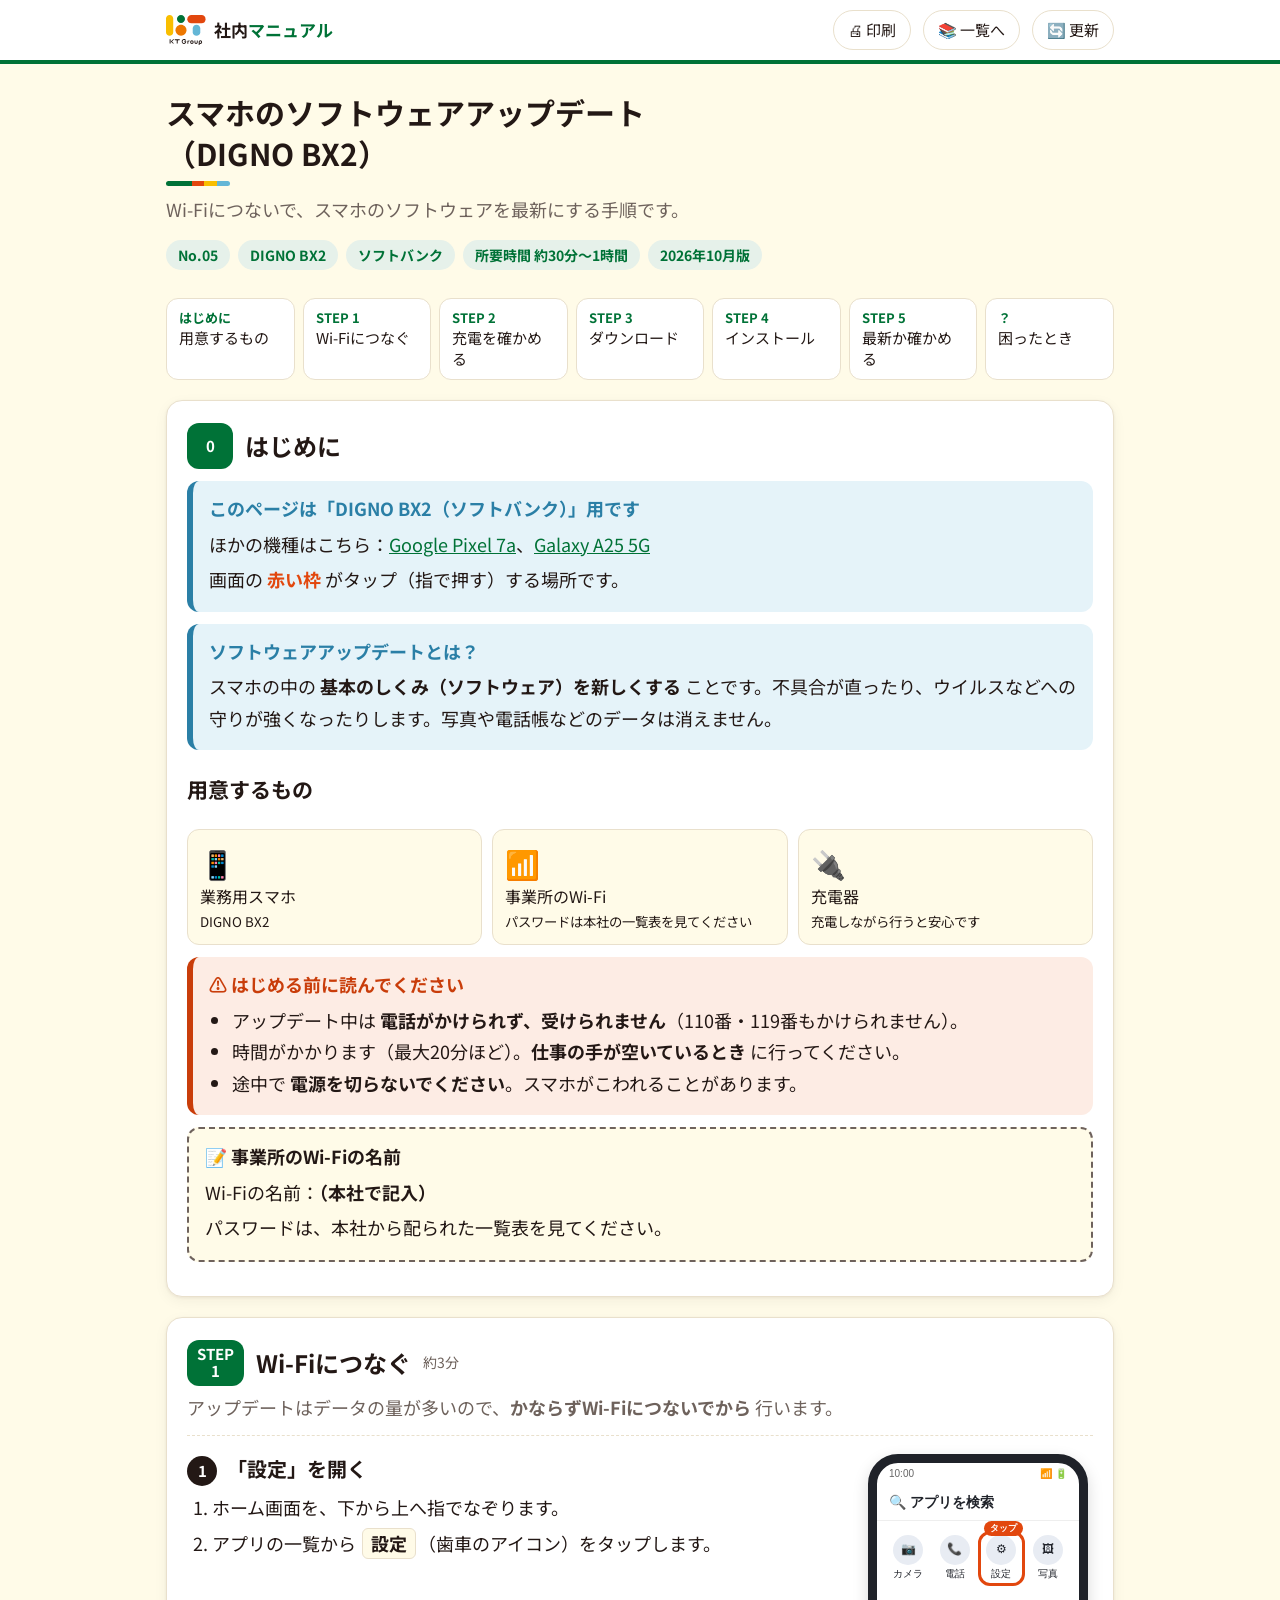
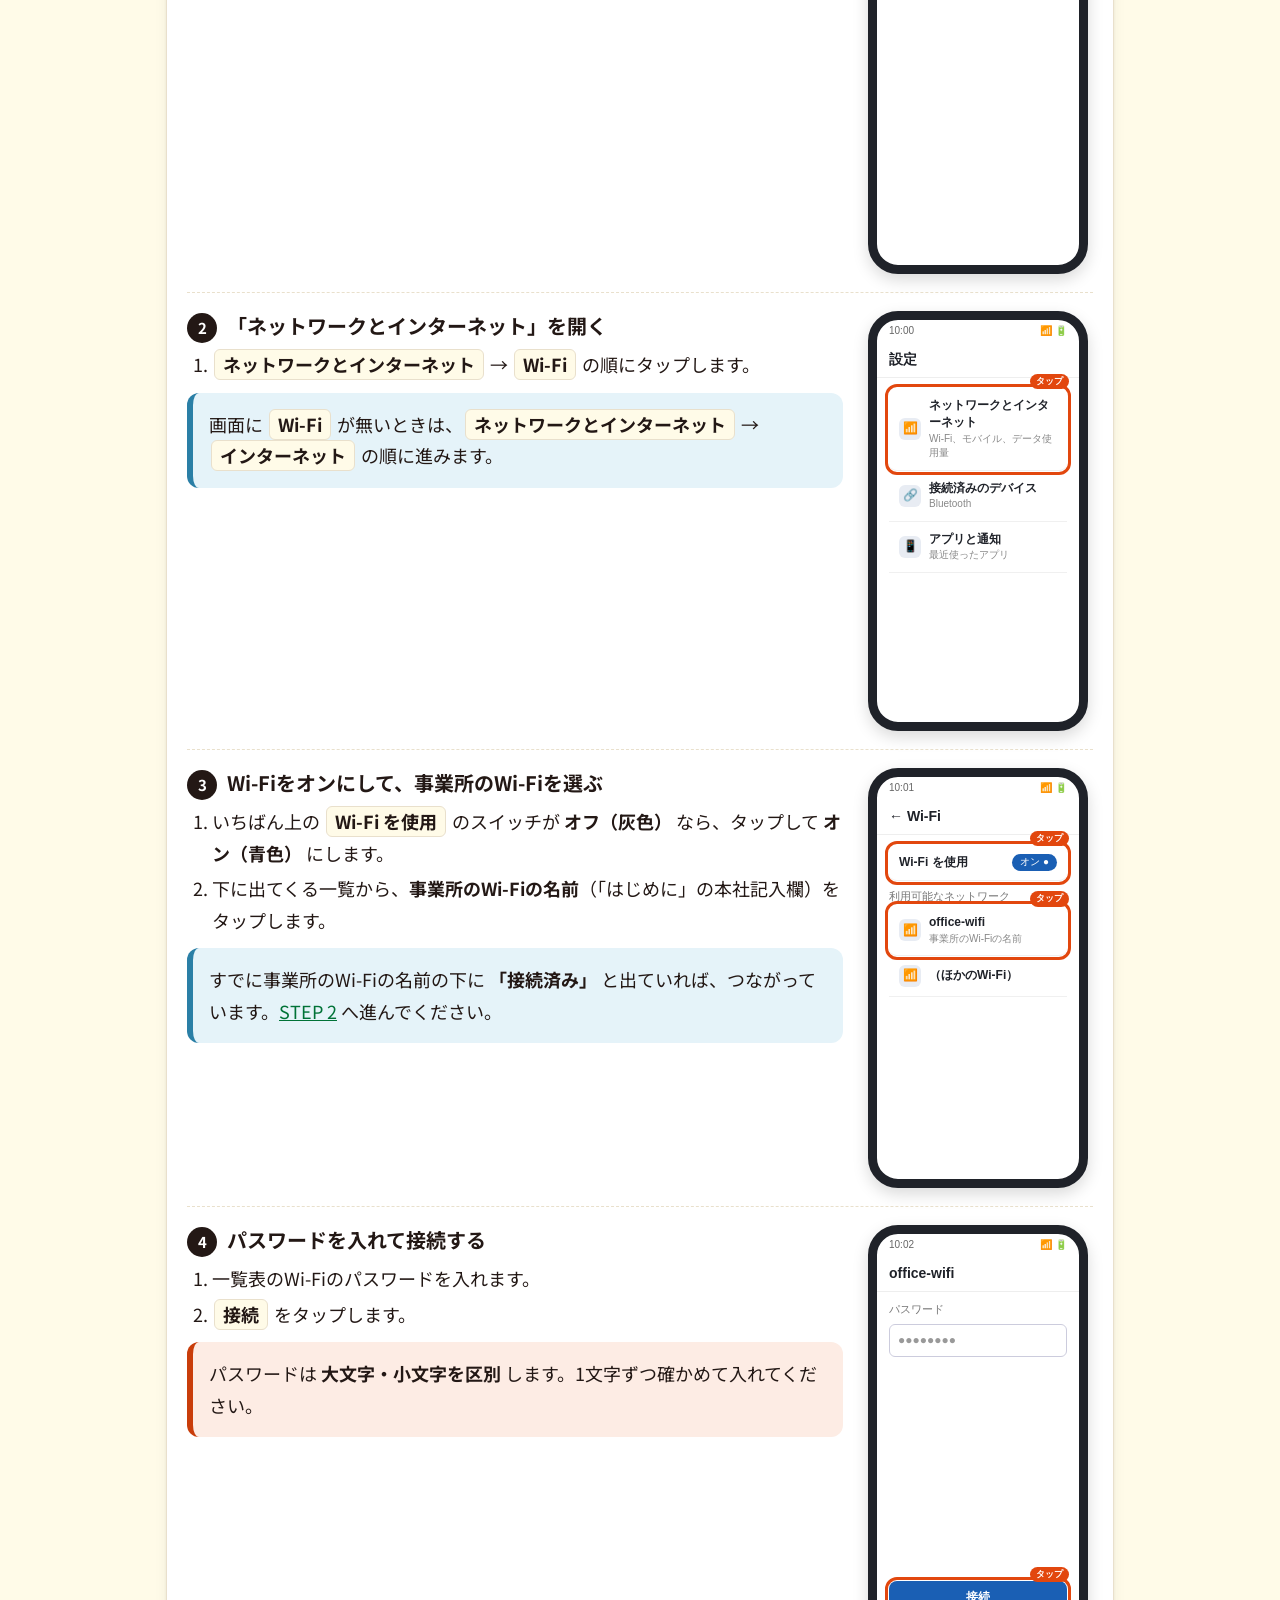
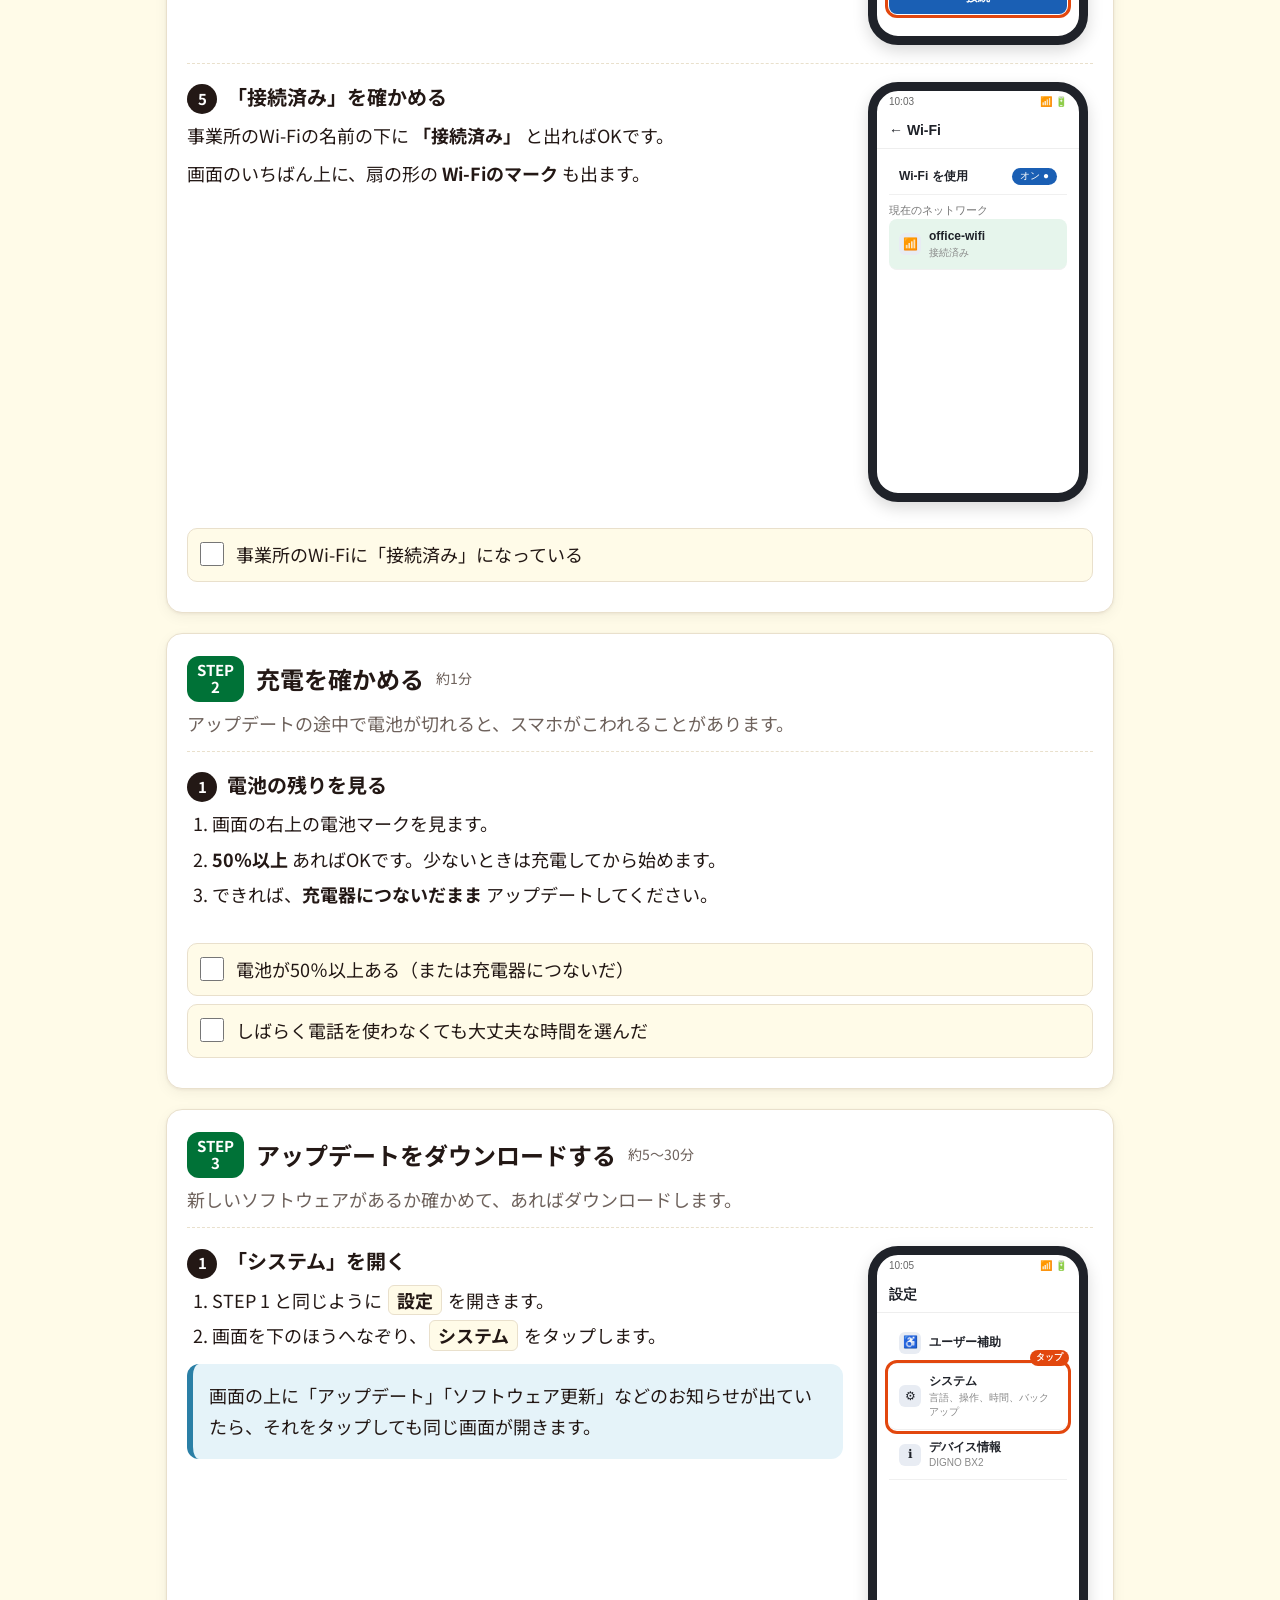
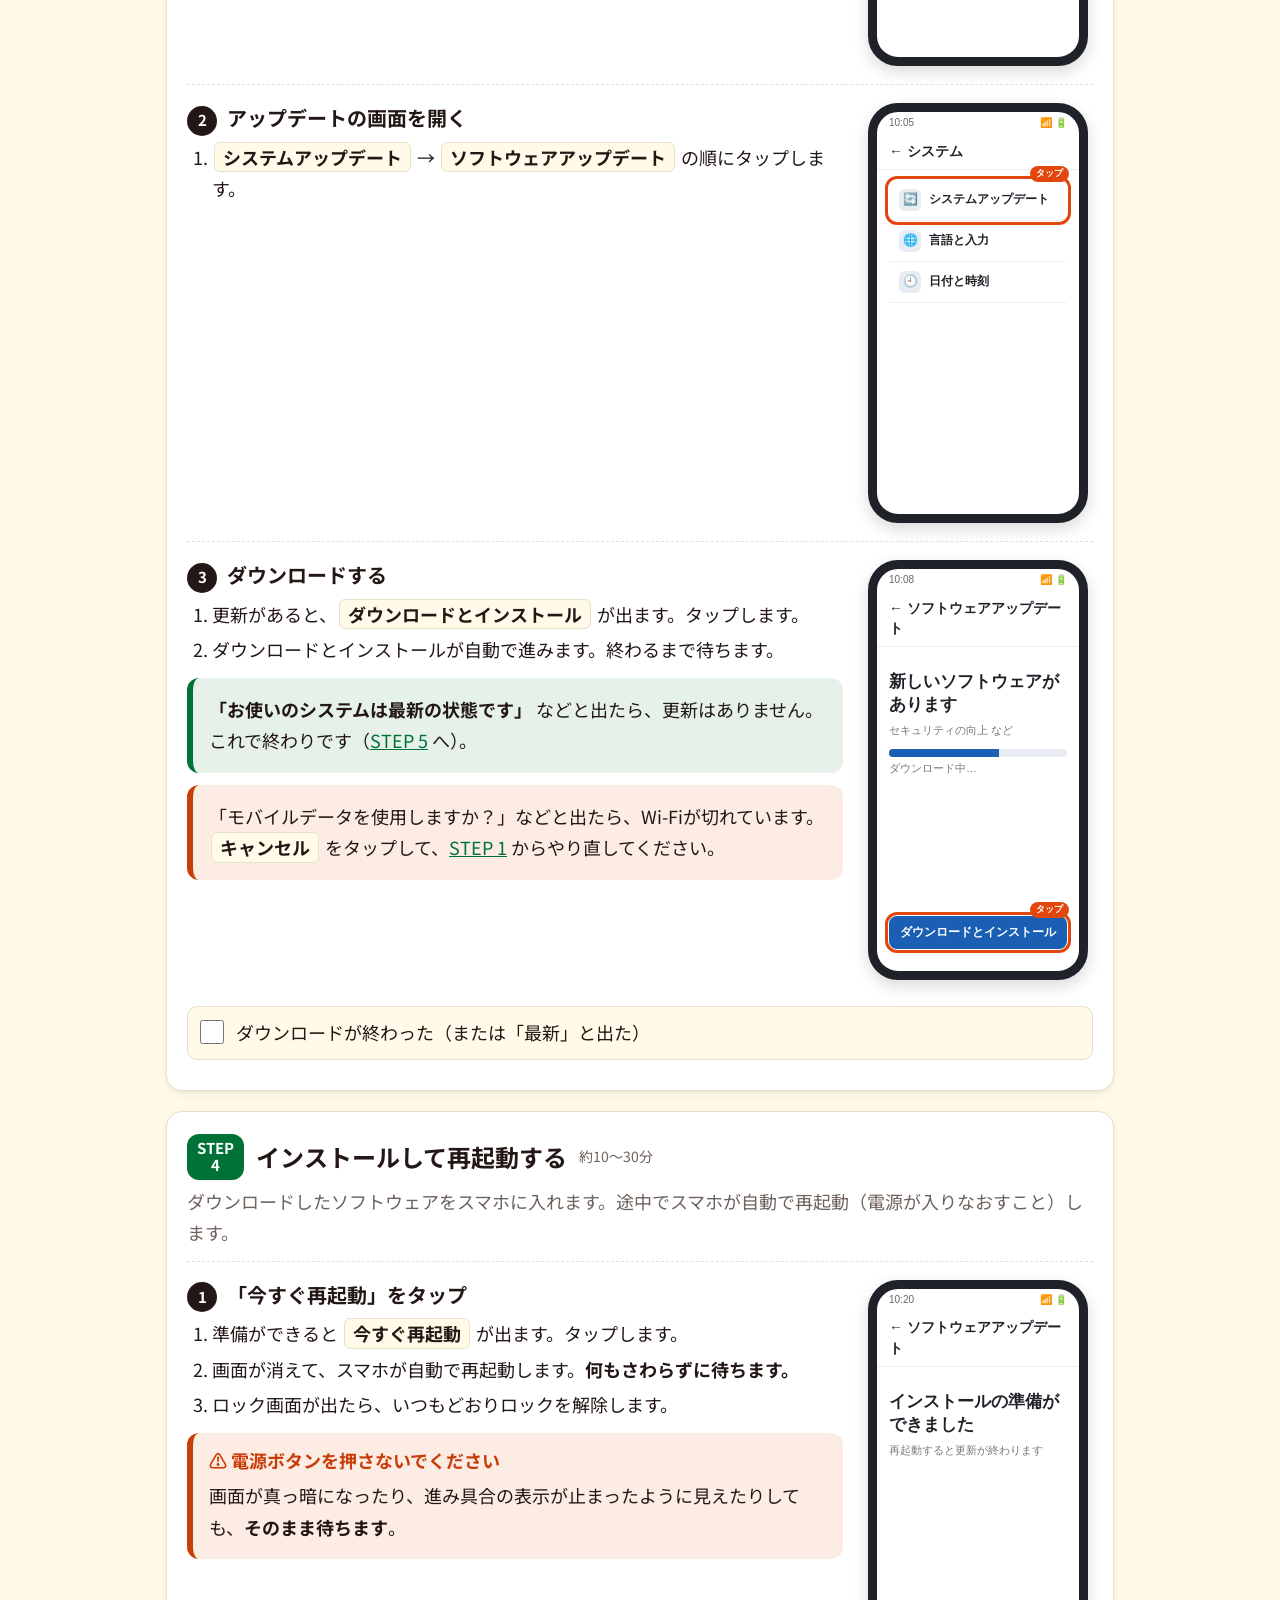
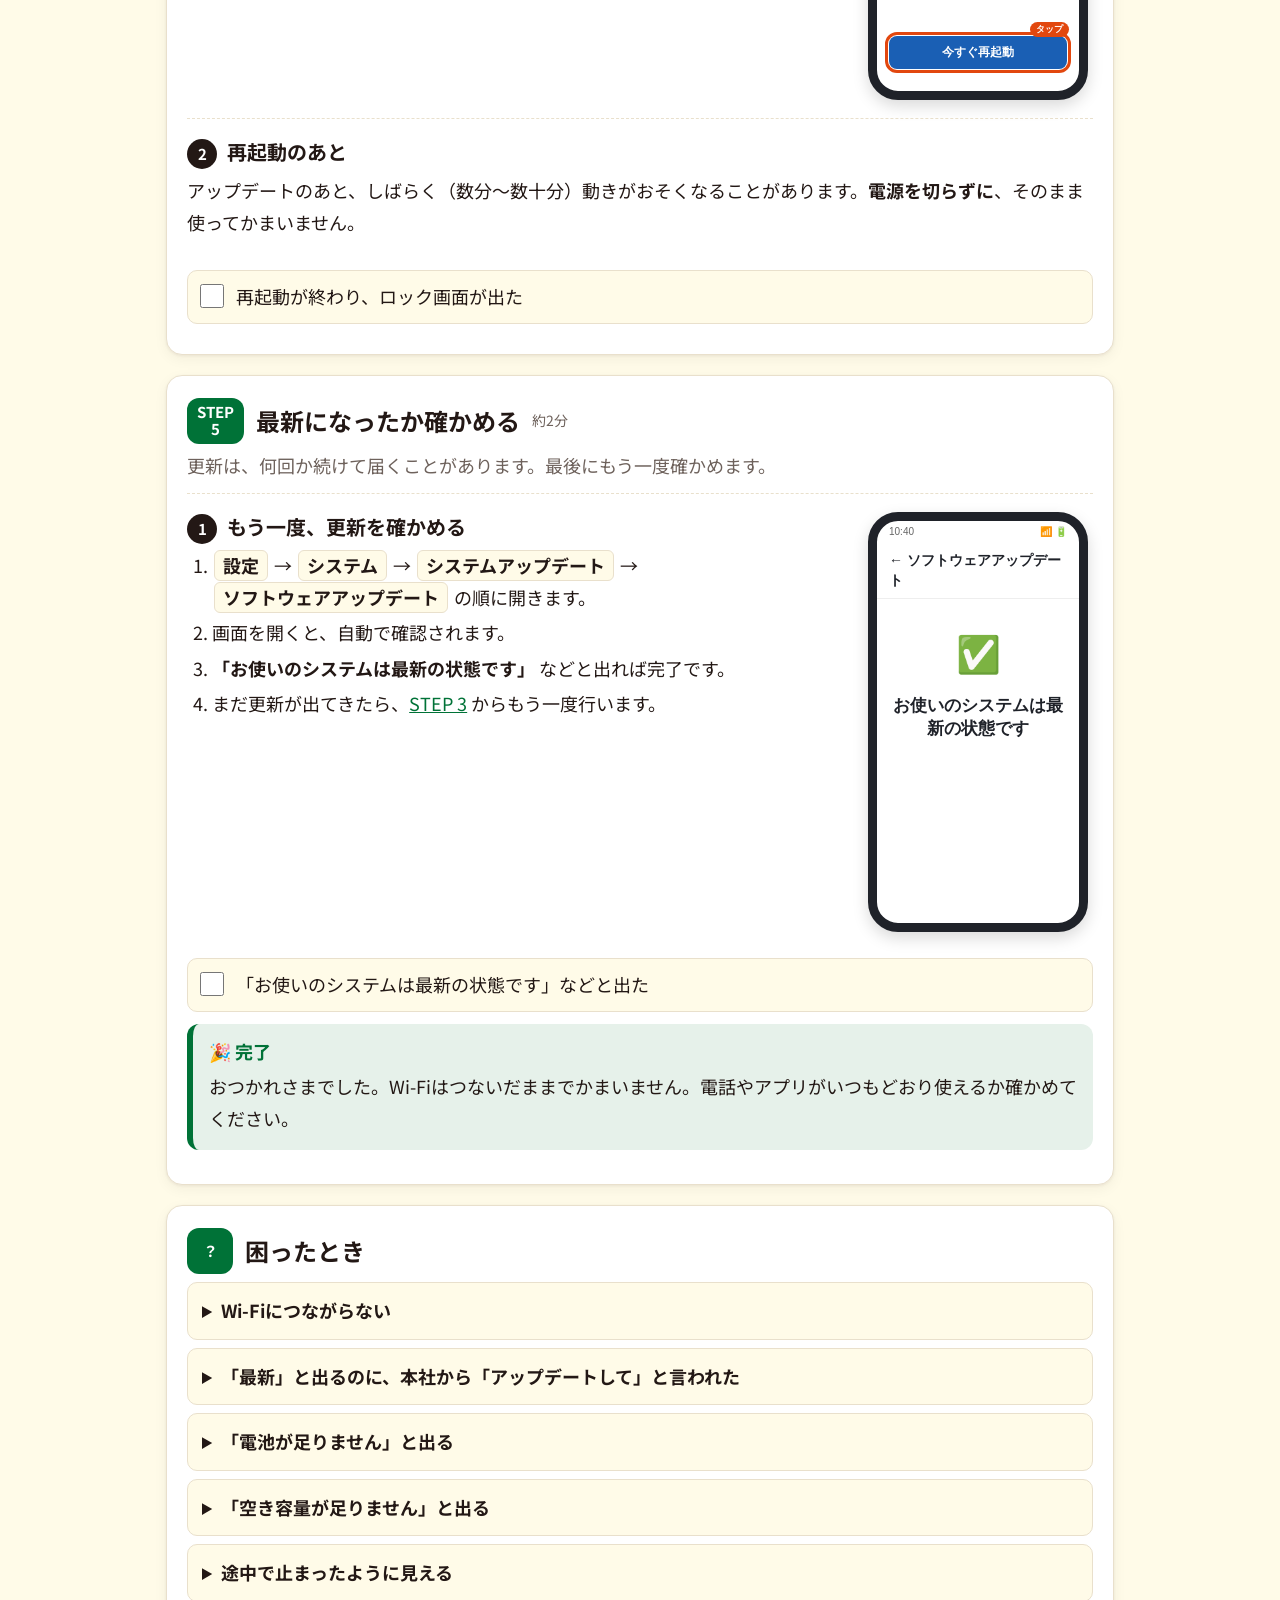
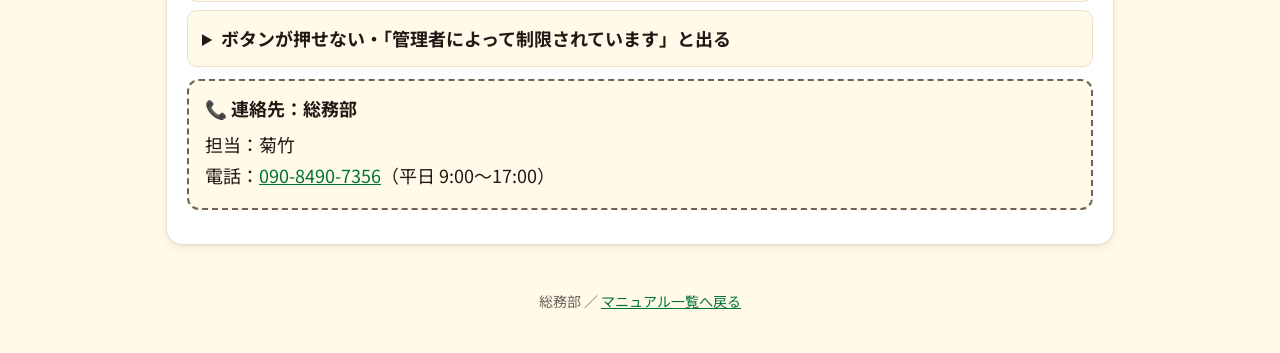
<file: manuals/smartphone-update-dignobx2/index.html>
<!doctype html>
<html lang="ja">
<head>
<meta charset="utf-8">
<meta name="viewport" content="width=device-width, initial-scale=1">
<meta name="robots" content="noindex, nofollow">
<title>ソフトウェアアップデート（DIGNO BX2）</title>
<link rel="stylesheet" href="../../assets/style.css">
</head>
<body>
<header class="site-head">
  <div class="wrap">
    <a class="logo" href="../../index.html"><img class="logo-img" src="../../assets/kt-logo.svg" alt="KTグループ">社内<span>マニュアル</span></a>
    <span class="spacer"></span>
    <button class="btn-ghost no-print" id="print-page" type="button">🖨 印刷</button>
    <a class="btn-ghost no-print" href="../../index.html">📚 一覧へ</a>
    <button class="btn-ghost no-print" id="refresh-page" type="button" title="チェックを外して、ページを読み込み直します">🔄 更新</button>
  </div>
</header>

<main class="wrap">
  <div class="hero">
    <h1>スマホのソフトウェアアップデート<br>（DIGNO BX2）</h1>
    <p>Wi-Fiにつないで、スマホのソフトウェアを最新にする手順です。</p>
    <div class="meta">
      <span class="chip">No.05</span><span class="chip">DIGNO BX2</span><span class="chip">ソフトバンク</span><span class="chip">所要時間 約30分〜1時間</span><span class="chip">2026年10月版</span>
    </div>
  </div>

  <ul class="toc no-print">
    <li><a href="#s0"><b>はじめに</b>用意するもの</a></li>
    <li><a href="#s1"><b>STEP 1</b>Wi-Fiにつなぐ</a></li>
    <li><a href="#s2"><b>STEP 2</b>充電を確かめる</a></li>
    <li><a href="#s3"><b>STEP 3</b>ダウンロード</a></li>
    <li><a href="#s4"><b>STEP 4</b>インストール</a></li>
    <li><a href="#s5"><b>STEP 5</b>最新か確かめる</a></li>
    <li><a href="#faq"><b>？</b>困ったとき</a></li>
  </ul>

  <!-- ============================ はじめに ============================ -->
  <section class="section" id="s0">
    <h2><span class="num">0</span>はじめに</h2>

    <div class="box info">
      <span class="ttl">このページは「DIGNO BX2（ソフトバンク）」用です</span>
      <p>ほかの機種はこちら：<a href="../smartphone-update-pixel7a/index.html">Google Pixel 7a</a>、<a href="../smartphone-update-galaxya25/index.html">Galaxy A25 5G</a></p>
      <p>画面の <span style="color:var(--tap);font-weight:700">赤い枠</span> がタップ（指で押す）する場所です。</p>
    </div>

    <div class="box info">
      <span class="ttl">ソフトウェアアップデートとは？</span>
      <p>スマホの中の <b>基本のしくみ（ソフトウェア）を新しくする</b> ことです。不具合が直ったり、ウイルスなどへの守りが強くなったりします。写真や電話帳などのデータは消えません。</p>
    </div>

    <h3>用意するもの</h3>
    <div class="items">
      <div><span class="ic">📱</span>業務用スマホ<br><small>DIGNO BX2</small></div>
      <div><span class="ic">📶</span>事業所のWi-Fi<br><small>パスワードは本社の一覧表を見てください</small></div>
      <div><span class="ic">🔌</span>充電器<br><small>充電しながら行うと安心です</small></div>
    </div>

    <div class="box warn">
      <span class="ttl">⚠ はじめる前に読んでください</span>
      <ul>
        <li>アップデート中は <b>電話がかけられず、受けられません</b>（110番・119番もかけられません）。</li>
        <li>時間がかかります（最大20分ほど）。<b>仕事の手が空いているとき</b> に行ってください。</li>
        <li>途中で <b>電源を切らないでください</b>。スマホがこわれることがあります。</li>
      </ul>
    </div>

    <div class="box hq">
      <span class="ttl">📝 事業所のWi-Fiの名前</span>
      <p>Wi-Fiの名前：<b>（本社で記入）</b></p>
      <p>パスワードは、本社から配られた一覧表を見てください。</p>
    </div>
  </section>

  <!-- ============================ STEP 1 ============================ -->
  <section class="section" id="s1">
    <h2><span class="num">STEP<br>1</span>Wi-Fiにつなぐ<span class="time">約3分</span></h2>
    <p class="lead">アップデートはデータの量が多いので、<b>かならずWi-Fiにつないでから</b> 行います。</p>

    <div class="step">
      <div>
        <h3><span class="n">1</span>「設定」を開く</h3>
        <ol>
          <li>ホーム画面を、下から上へ指でなぞります。</li>
          <li>アプリの一覧から <span class="k">設定</span>（歯車のアイコン）をタップします。</li>
        </ol>
      </div>
      <figure class="shot">
        <div class="phone">
          <div class="sb"><span>10:00</span><span>📶 🔋</span></div>
          <div class="app">🔍 アプリを検索</div>
          <div class="body">
            <div class="grid" style="grid-template-columns:repeat(4,1fr);gap:8px;margin-top:4px">
              <div class="center"><span class="ico" style="display:inline-grid;place-items:center;width:30px;height:30px;border-radius:50%;background:#e8ecf3">📷</span><br><small>カメラ</small></div>
              <div class="center"><span class="ico" style="display:inline-grid;place-items:center;width:30px;height:30px;border-radius:50%;background:#e8ecf3">📞</span><br><small>電話</small></div>
              <div class="center tap"><span class="ico" style="display:inline-grid;place-items:center;width:30px;height:30px;border-radius:50%;background:#e8ecf3">⚙</span><br><small>設定</small></div>
              <div class="center"><span class="ico" style="display:inline-grid;place-items:center;width:30px;height:30px;border-radius:50%;background:#e8ecf3">🖼</span><br><small>写真</small></div>
            </div>
          </div>
        </div>
      </figure>
    </div>
    <div class="step">
      <div>
        <h3><span class="n">2</span>「ネットワークとインターネット」を開く</h3>
        <ol>
          <li><span class="k">ネットワークとインターネット</span> → <span class="k">Wi-Fi</span> の順にタップします。</li>
        </ol>
        <div class="box info"><p>画面に <span class="k">Wi-Fi</span> が無いときは、<span class="k">ネットワークとインターネット</span> → <span class="k">インターネット</span> の順に進みます。</p></div>
      </div>
      <figure class="shot">
        <div class="phone">
          <div class="sb"><span>10:00</span><span>📶 🔋</span></div>
          <div class="app">設定</div>
          <div class="body">
            <div class="row tap"><span class="ico">📶</span><div><b>ネットワークとインターネット</b><small>Wi-Fi、モバイル、データ使用量</small></div></div>
            <div class="row"><span class="ico">🔗</span><div><b>接続済みのデバイス</b><small>Bluetooth</small></div></div>
            <div class="row"><span class="ico">📱</span><div><b>アプリと通知</b><small>最近使ったアプリ</small></div></div>
          </div>
        </div>
      </figure>
    </div>
    <div class="step">
      <div>
        <h3><span class="n">3</span>Wi-Fiをオンにして、事業所のWi-Fiを選ぶ</h3>
        <ol>
          <li>いちばん上の <span class="k">Wi-Fi を使用</span> のスイッチが <b>オフ（灰色）</b> なら、タップして <b>オン（青色）</b> にします。</li>
          <li>下に出てくる一覧から、<b>事業所のWi-Fiの名前</b>（「はじめに」の本社記入欄）をタップします。</li>
        </ol>
        <div class="box info"><p>すでに事業所のWi-Fiの名前の下に <b>「接続済み」</b> と出ていれば、つながっています。<a href="#s2">STEP 2</a> へ進んでください。</p></div>
      </div>
      <figure class="shot">
        <div class="phone">
          <div class="sb"><span>10:01</span><span>📶 🔋</span></div>
          <div class="app">← Wi-Fi</div>
          <div class="body">
            <div class="row tap" style="justify-content:space-between"><b>Wi-Fi を使用</b><span style="background:#1a5fb4;color:#fff;border-radius:99px;padding:1px 8px;font-size:10px">オン ●</span></div>
            <div class="muted" style="margin-top:8px">利用可能なネットワーク</div>
            <div class="row tap"><span class="ico">📶</span><div><b>office-wifi</b><small>事業所のWi-Fiの名前</small></div></div>
            <div class="row"><span class="ico">📶</span><div><b>（ほかのWi-Fi）</b></div></div>
          </div>
        </div>
      </figure>
    </div>
    <div class="step">
      <div>
        <h3><span class="n">4</span>パスワードを入れて接続する</h3>
        <ol>
          <li>一覧表のWi-Fiのパスワードを入れます。</li>
          <li><span class="k">接続</span> をタップします。</li>
        </ol>
        <div class="box warn"><p>パスワードは <b>大文字・小文字を区別</b> します。1文字ずつ確かめて入れてください。</p></div>
      </div>
      <figure class="shot">
        <div class="phone">
          <div class="sb"><span>10:02</span><span>📶 🔋</span></div>
          <div class="app">office-wifi</div>
          <div class="body">
            <div class="muted">パスワード</div>
            <div class="input">●●●●●●●●</div>
            <div class="bottom"><span class="pill tap" style="border-radius:8px">接続</span></div>
          </div>
        </div>
      </figure>
    </div>
    <div class="step">
      <div>
        <h3><span class="n">5</span>「接続済み」を確かめる</h3>
        <p>事業所のWi-Fiの名前の下に <b>「接続済み」</b> と出ればOKです。</p>
        <p>画面のいちばん上に、扇の形の <b>Wi-Fiのマーク</b> も出ます。</p>
      </div>
      <figure class="shot">
        <div class="phone">
          <div class="sb"><span>10:03</span><span>📶 🔋</span></div>
          <div class="app">← Wi-Fi</div>
          <div class="body">
            <div class="row" style="justify-content:space-between"><b>Wi-Fi を使用</b><span style="background:#1a5fb4;color:#fff;border-radius:99px;padding:1px 8px;font-size:10px">オン ●</span></div>
            <div class="muted" style="margin-top:8px">現在のネットワーク</div>
            <div class="row" style="background:#e6f5ec;border-radius:8px"><span class="ico">📶</span><div><b>office-wifi</b><small>接続済み</small></div></div>
          </div>
        </div>
      </figure>
    </div>
    <ul class="check">
      <li><label><input type="checkbox" id="c1-1"><span>事業所のWi-Fiに「接続済み」になっている</span></label></li>
    </ul>
  </section>

  <!-- ============================ STEP 2 ============================ -->
  <section class="section" id="s2">
    <h2><span class="num">STEP<br>2</span>充電を確かめる<span class="time">約1分</span></h2>
    <p class="lead">アップデートの途中で電池が切れると、スマホがこわれることがあります。</p>

    <div class="step no-shot">
      <div>
        <h3><span class="n">1</span>電池の残りを見る</h3>
        <ol>
          <li>画面の右上の電池マークを見ます。</li>
          <li><b>50％以上</b> あればOKです。少ないときは充電してから始めます。</li>
          <li>できれば、<b>充電器につないだまま</b> アップデートしてください。</li>
        </ol>
      </div>
    </div>
    <ul class="check">
      <li><label><input type="checkbox" id="c2-1"><span>電池が50％以上ある（または充電器につないだ）</span></label></li>
      <li><label><input type="checkbox" id="c2-2"><span>しばらく電話を使わなくても大丈夫な時間を選んだ</span></label></li>
    </ul>
  </section>

  <!-- ============================ STEP 3 ============================ -->
  <section class="section" id="s3">
    <h2><span class="num">STEP<br>3</span>アップデートをダウンロードする<span class="time">約5〜30分</span></h2>
    <p class="lead">新しいソフトウェアがあるか確かめて、あればダウンロードします。</p>

    <div class="step">
      <div>
        <h3><span class="n">1</span>「システム」を開く</h3>
        <ol>
          <li>STEP 1 と同じように <span class="k">設定</span> を開きます。</li>
          <li>画面を下のほうへなぞり、<span class="k">システム</span> をタップします。</li>
        </ol>
        <div class="box info"><p>画面の上に「アップデート」「ソフトウェア更新」などのお知らせが出ていたら、それをタップしても同じ画面が開きます。</p></div>
      </div>
      <figure class="shot">
        <div class="phone">
          <div class="sb"><span>10:05</span><span>📶 🔋</span></div>
          <div class="app">設定</div>
          <div class="body">
            <div class="row"><span class="ico">♿</span><div><b>ユーザー補助</b></div></div>
            <div class="row tap"><span class="ico">⚙</span><div><b>システム</b><small>言語、操作、時間、バックアップ</small></div></div>
            <div class="row"><span class="ico">ℹ</span><div><b>デバイス情報</b><small>DIGNO BX2</small></div></div>
          </div>
        </div>
      </figure>
    </div>
    <div class="step">
      <div>
        <h3><span class="n">2</span>アップデートの画面を開く</h3>
        <ol>
          <li><span class="k">システムアップデート</span> → <span class="k">ソフトウェアアップデート</span> の順にタップします。</li>
        </ol>
        
      </div>
      <figure class="shot">
        <div class="phone">
          <div class="sb"><span>10:05</span><span>📶 🔋</span></div>
          <div class="app">← システム</div>
          <div class="body">
            <div class="row tap"><span class="ico">🔄</span><div><b>システムアップデート</b></div></div>
            <div class="row"><span class="ico">🌐</span><div><b>言語と入力</b></div></div>
            <div class="row"><span class="ico">🕘</span><div><b>日付と時刻</b></div></div>
          </div>
        </div>
      </figure>
    </div>
    <div class="step">
      <div>
        <h3><span class="n">3</span>ダウンロードする</h3>
        <ol>
          <li>更新があると、<span class="k">ダウンロードとインストール</span> が出ます。タップします。</li>
          <li>ダウンロードとインストールが自動で進みます。終わるまで待ちます。</li>
        </ol>
        <div class="box ok"><p><b>「お使いのシステムは最新の状態です」</b> などと出たら、更新はありません。これで終わりです（<a href="#s5">STEP 5</a> へ）。</p></div>
        <div class="box warn"><p>「モバイルデータを使用しますか？」などと出たら、Wi-Fiが切れています。<span class="k">キャンセル</span> をタップして、<a href="#s1">STEP 1</a> からやり直してください。</p></div>
      </div>
      <figure class="shot">
        <div class="phone">
          <div class="sb"><span>10:08</span><span>📶 🔋</span></div>
          <div class="app">← ソフトウェアアップデート</div>
          <div class="body">
            <div class="big">新しいソフトウェアがあります</div>
            <div class="muted">セキュリティの向上 など</div>
            <div class="bar"><i></i></div>
            <div class="muted">ダウンロード中…</div>
            <div class="bottom"><span class="pill tap" style="border-radius:8px">ダウンロードとインストール</span></div>
          </div>
        </div>
      </figure>
    </div>
    <ul class="check">
      <li><label><input type="checkbox" id="c3-1"><span>ダウンロードが終わった（または「最新」と出た）</span></label></li>
    </ul>
  </section>

  <!-- ============================ STEP 4 ============================ -->
  <section class="section" id="s4">
    <h2><span class="num">STEP<br>4</span>インストールして再起動する<span class="time">約10〜30分</span></h2>
    <p class="lead">ダウンロードしたソフトウェアをスマホに入れます。途中でスマホが自動で再起動（電源が入りなおすこと）します。</p>

    <div class="step">
      <div>
        <h3><span class="n">1</span>「今すぐ再起動」をタップ</h3>
        <ol>
          <li>準備ができると <span class="k">今すぐ再起動</span> が出ます。タップします。</li>
          <li>画面が消えて、スマホが自動で再起動します。<b>何もさわらずに待ちます。</b></li>
          <li>ロック画面が出たら、いつもどおりロックを解除します。</li>
        </ol>
        <div class="box warn"><span class="ttl">⚠ 電源ボタンを押さないでください</span><p>画面が真っ暗になったり、進み具合の表示が止まったように見えたりしても、<b>そのまま待ちます</b>。</p></div>
      </div>
      <figure class="shot">
        <div class="phone">
          <div class="sb"><span>10:20</span><span>📶 🔋</span></div>
          <div class="app">← ソフトウェアアップデート</div>
          <div class="body">
            <div class="big">インストールの準備ができました</div>
            <div class="muted">再起動すると更新が終わります</div>
            <div class="bottom"><span class="pill tap" style="border-radius:8px">今すぐ再起動</span></div>
          </div>
        </div>
      </figure>
    </div>
    <div class="step no-shot">
      <div>
        <h3><span class="n">2</span>再起動のあと</h3>
        <p>アップデートのあと、しばらく（数分〜数十分）動きがおそくなることがあります。<b>電源を切らずに</b>、そのまま使ってかまいません。</p>
      </div>
    </div>
    <ul class="check">
      <li><label><input type="checkbox" id="c4-1"><span>再起動が終わり、ロック画面が出た</span></label></li>
    </ul>
  </section>

  <!-- ============================ STEP 5 ============================ -->
  <section class="section" id="s5">
    <h2><span class="num">STEP<br>5</span>最新になったか確かめる<span class="time">約2分</span></h2>
    <p class="lead">更新は、何回か続けて届くことがあります。最後にもう一度確かめます。</p>

    <div class="step">
      <div>
        <h3><span class="n">1</span>もう一度、更新を確かめる</h3>
        <ol>
          <li><span class="k">設定</span> → <span class="k">システム</span> → <span class="k">システムアップデート</span> → <span class="k">ソフトウェアアップデート</span> の順に開きます。</li>
          <li>画面を開くと、自動で確認されます。</li>
          <li><b>「お使いのシステムは最新の状態です」</b> などと出れば完了です。</li>
          <li>まだ更新が出てきたら、<a href="#s3">STEP 3</a> からもう一度行います。</li>
        </ol>
        
      </div>
      <figure class="shot">
        <div class="phone">
          <div class="sb"><span>10:40</span><span>📶 🔋</span></div>
          <div class="app">← ソフトウェアアップデート</div>
          <div class="body">
            <div class="center" style="margin-top:20px"><span style="font-size:36px">✅</span></div>
            <div class="big center">お使いのシステムは最新の状態です</div>
          </div>
        </div>
      </figure>
    </div>
    <ul class="check">
      <li><label><input type="checkbox" id="c5-1"><span>「お使いのシステムは最新の状態です」などと出た</span></label></li>
    </ul>

    <div class="box ok"><span class="ttl">🎉 完了</span><p>おつかれさまでした。Wi-Fiはつないだままでかまいません。電話やアプリがいつもどおり使えるか確かめてください。</p></div>
  </section>

  <!-- ============================ 困ったとき ============================ -->
  <section class="section" id="faq">
    <h2><span class="num">？</span>困ったとき</h2>
    <details>
      <summary>Wi-Fiにつながらない</summary>
      <div>
        <ol>
          <li>パスワードを、大文字・小文字に気をつけて入れなおします。</li>
          <li>Wi-Fiのスイッチを一度オフにして、もう一度オンにします。</li>
          <li>それでもだめなら、Wi-Fiの機械の近くに移動して試します。</li>
        </ol>
      </div>
    </details>
    <details>
      <summary>「最新」と出るのに、本社から「アップデートして」と言われた</summary>
      <div><p>更新は、日にちをずらして順番に届きます。<b>1〜2日あけて</b>、もう一度 STEP 3 から試してください。</p></div>
    </details>
    <details>
      <summary>「電池が足りません」と出る</summary>
      <div><p>充電器につないで、しばらく充電してから、もう一度試してください。</p></div>
    </details>
    <details>
      <summary>「空き容量が足りません」と出る</summary>
      <div><p>スマホの中の保存場所がいっぱいです。自分で写真やアプリを消さずに、本社へ連絡してください。</p></div>
    </details>
    <details>
      <summary>途中で止まったように見える</summary>
      <div><p>電源は切らずに、30分ほど待ってください。<b>1時間たっても変わらない</b> ときは、本社へ連絡してください。</p></div>
    </details>
    <details>
      <summary>ボタンが押せない・「管理者によって制限されています」と出る</summary>
      <div><p>会社の設定で止められている場合があります。本社へ連絡してください。</p></div>
    </details>

    <div class="box hq">
      <span class="ttl">📞 連絡先：総務部</span>
      <p>担当：菊竹<br>電話：<a href="tel:09084907356">090-8490-7356</a>（平日 9:00〜17:00）</p>
    </div>
  </section>
</main>

<footer class="site-foot">総務部 ／ <a href="../../index.html">マニュアル一覧へ戻る</a></footer>
<script src="../../assets/manual.js"></script>
</body>
</html>
</file>
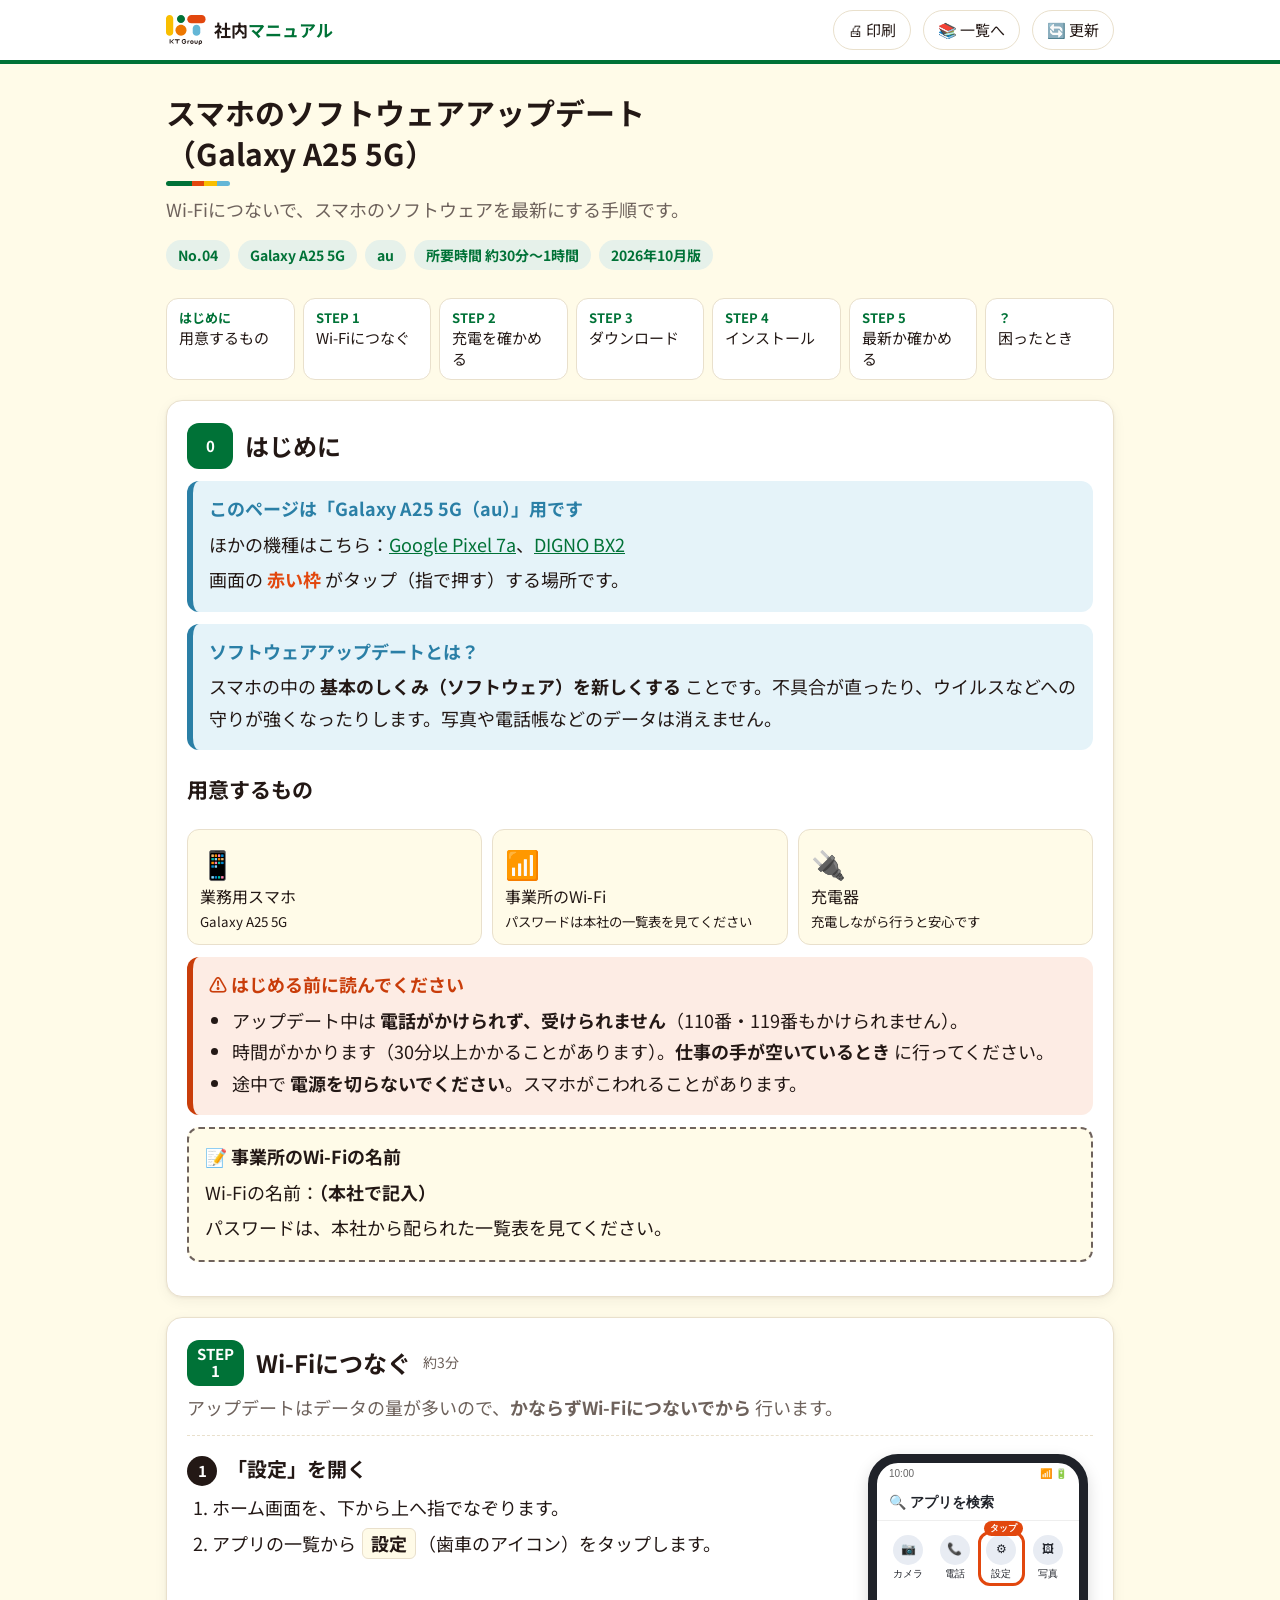
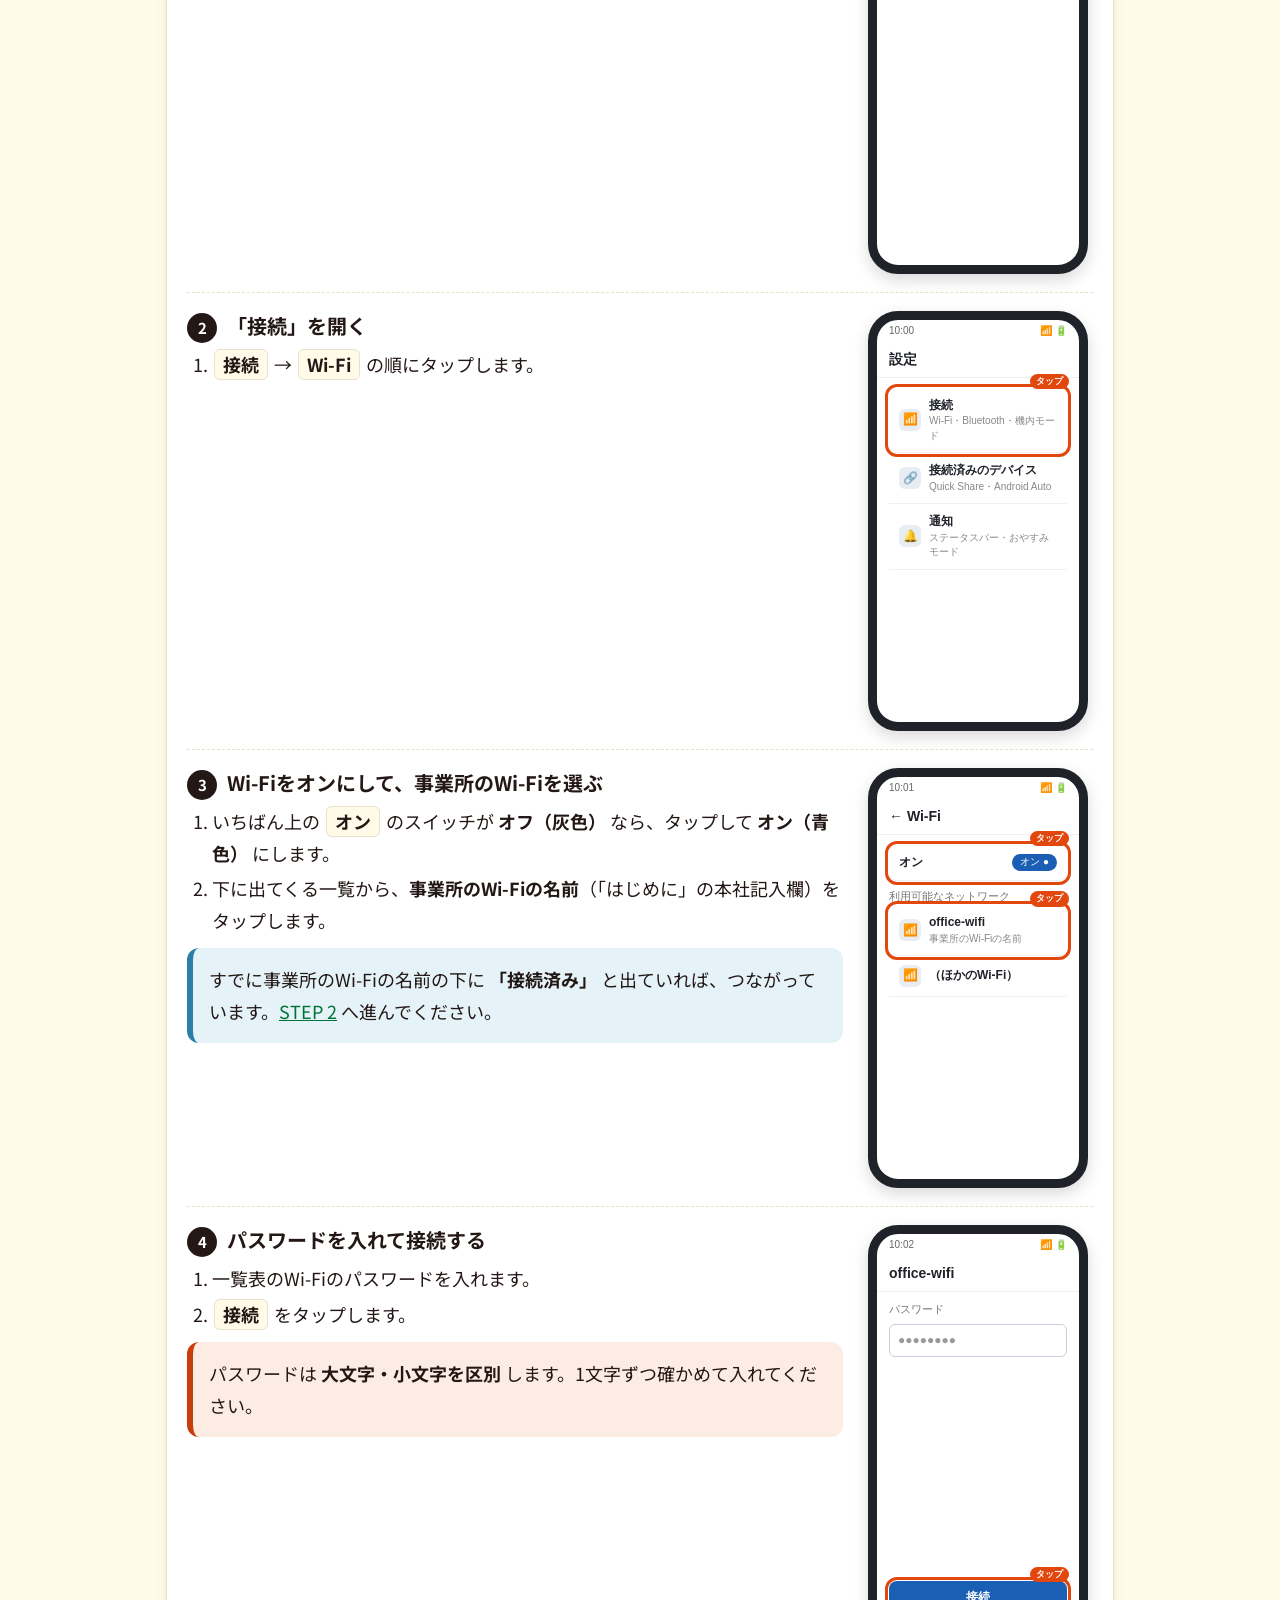
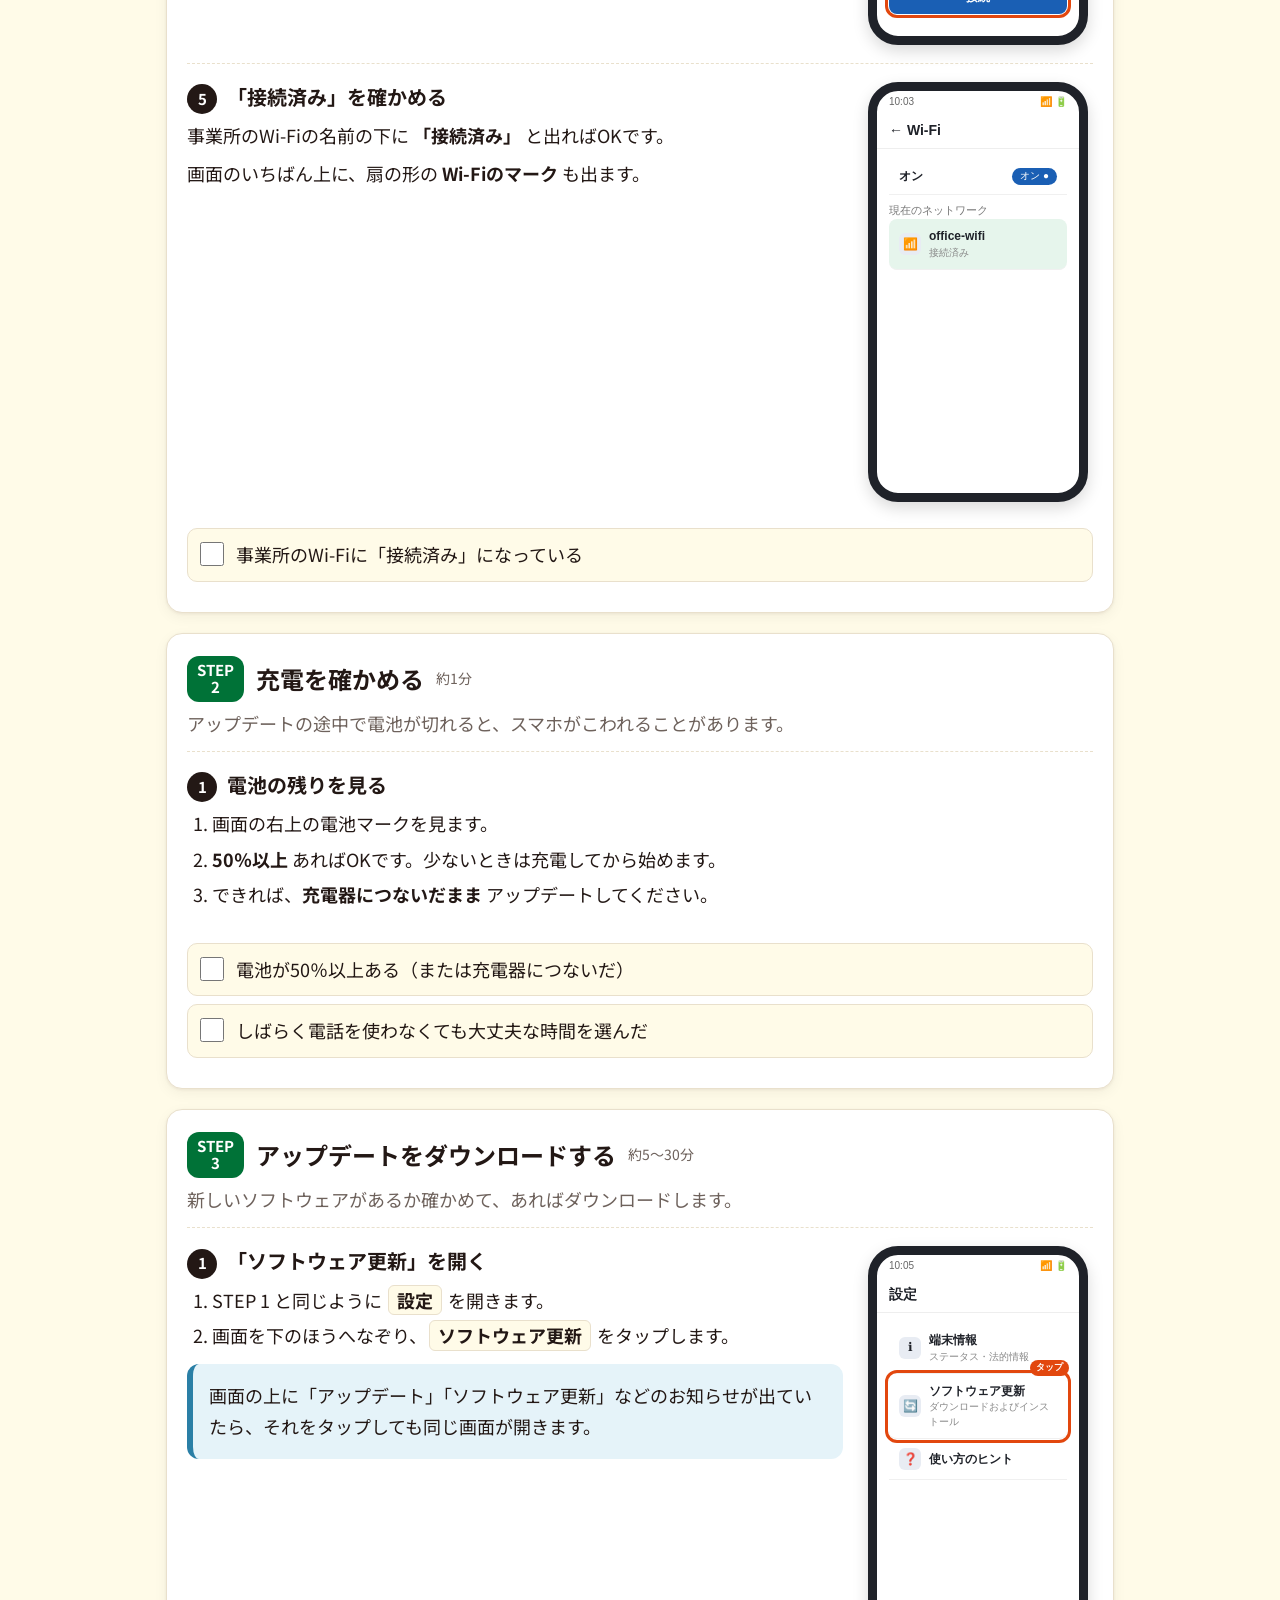
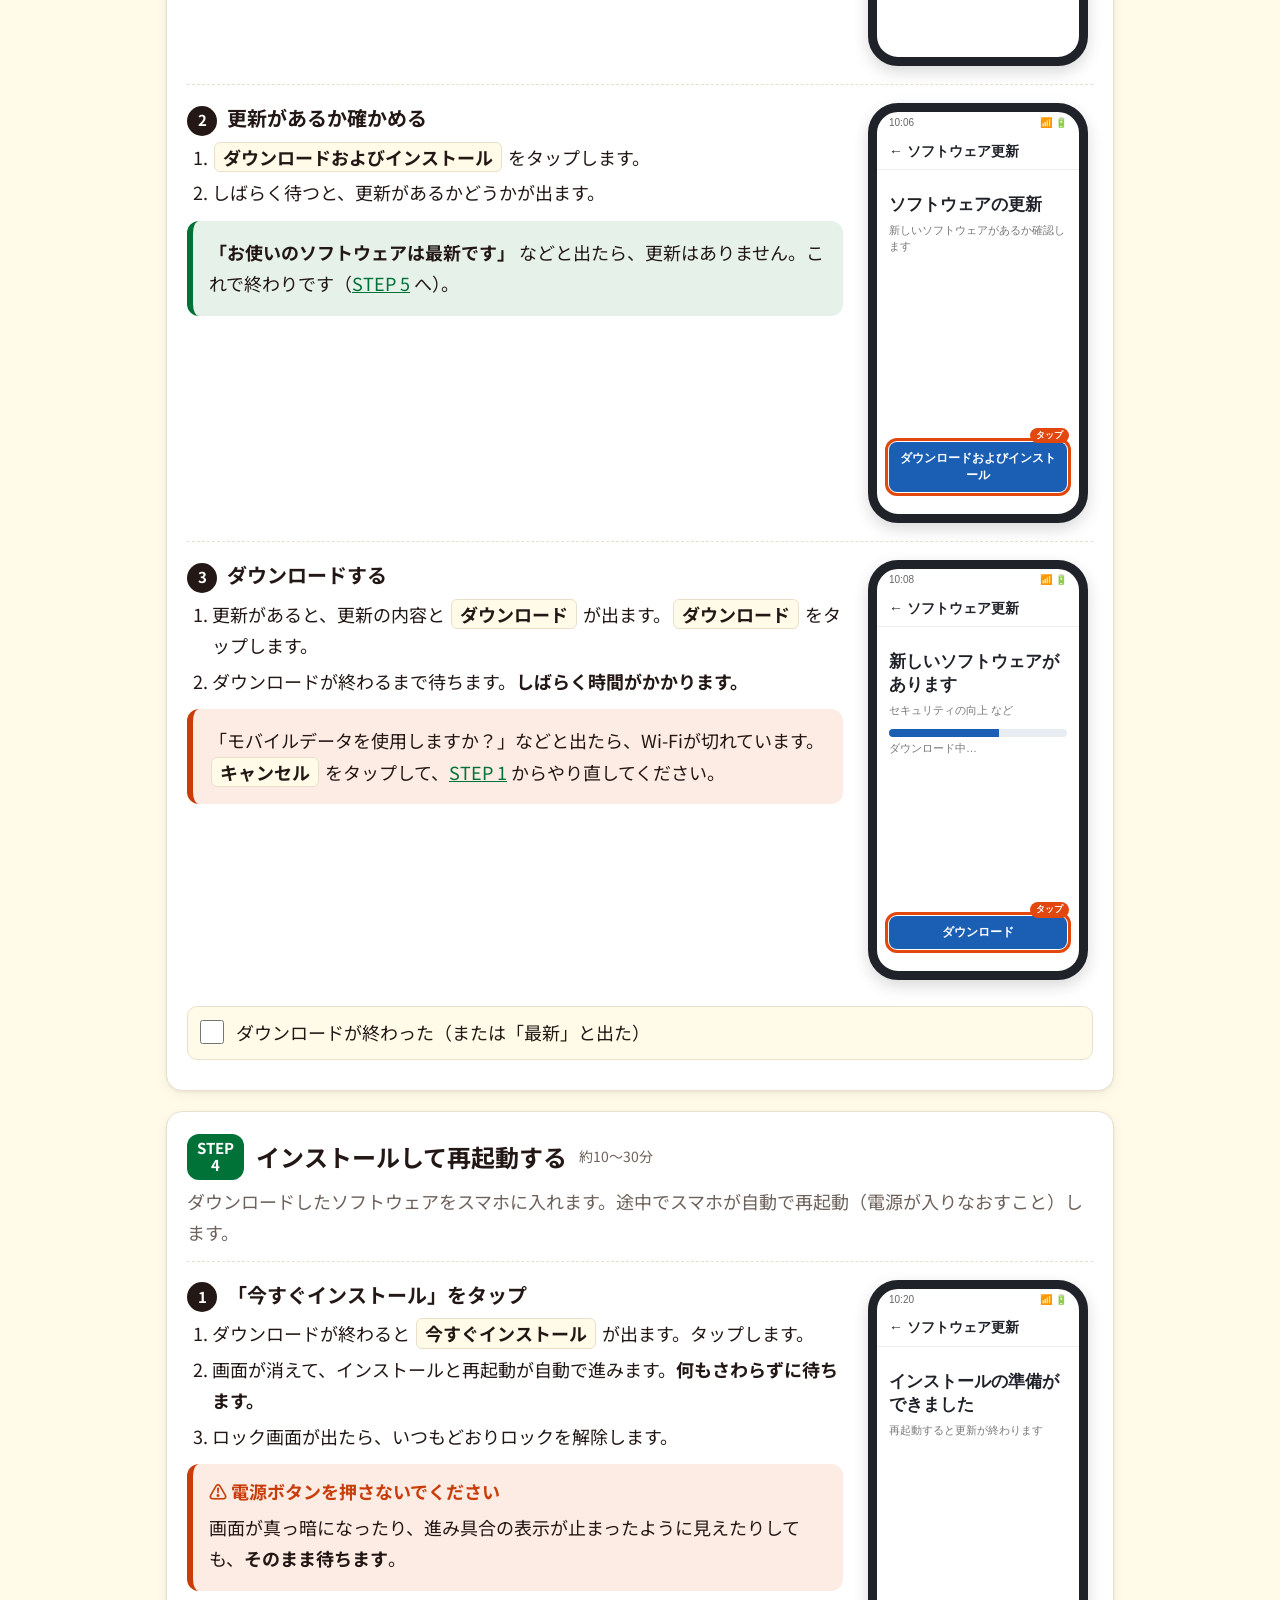
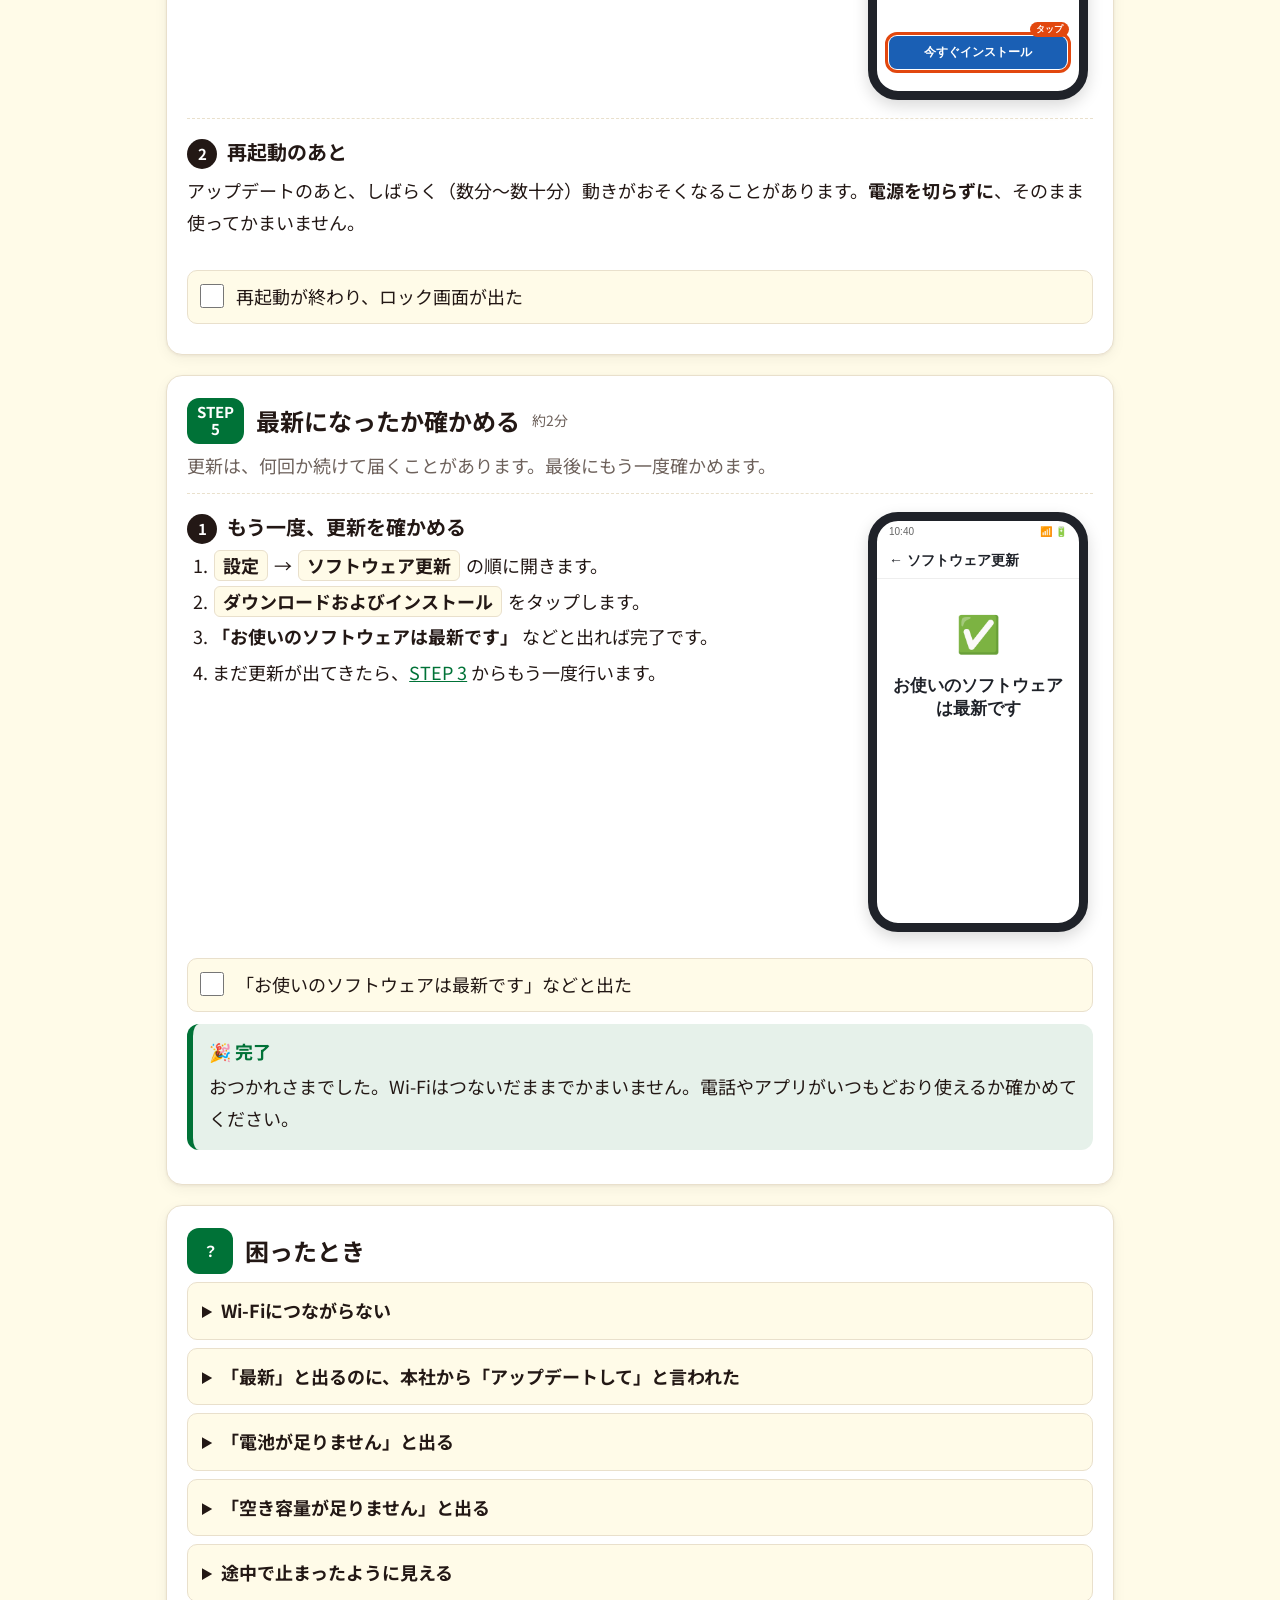
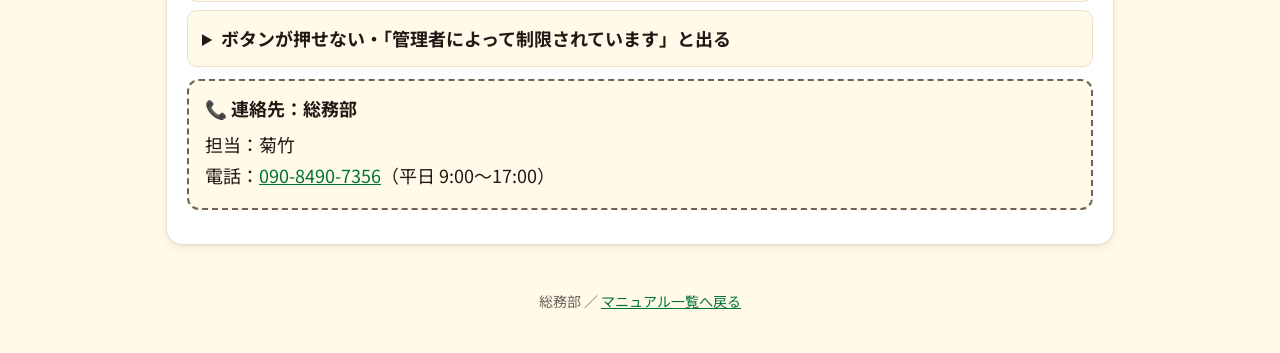
<file: manuals/smartphone-update-galaxya25/index.html>
<!doctype html>
<html lang="ja">
<head>
<meta charset="utf-8">
<meta name="viewport" content="width=device-width, initial-scale=1">
<meta name="robots" content="noindex, nofollow">
<title>ソフトウェアアップデート（Galaxy A25 5G）</title>
<link rel="stylesheet" href="../../assets/style.css">
</head>
<body>
<header class="site-head">
  <div class="wrap">
    <a class="logo" href="../../index.html"><img class="logo-img" src="../../assets/kt-logo.svg" alt="KTグループ">社内<span>マニュアル</span></a>
    <span class="spacer"></span>
    <button class="btn-ghost no-print" id="print-page" type="button">🖨 印刷</button>
    <a class="btn-ghost no-print" href="../../index.html">📚 一覧へ</a>
    <button class="btn-ghost no-print" id="refresh-page" type="button" title="チェックを外して、ページを読み込み直します">🔄 更新</button>
  </div>
</header>

<main class="wrap">
  <div class="hero">
    <h1>スマホのソフトウェアアップデート<br>（Galaxy A25 5G）</h1>
    <p>Wi-Fiにつないで、スマホのソフトウェアを最新にする手順です。</p>
    <div class="meta">
      <span class="chip">No.04</span><span class="chip">Galaxy A25 5G</span><span class="chip">au</span><span class="chip">所要時間 約30分〜1時間</span><span class="chip">2026年10月版</span>
    </div>
  </div>

  <ul class="toc no-print">
    <li><a href="#s0"><b>はじめに</b>用意するもの</a></li>
    <li><a href="#s1"><b>STEP 1</b>Wi-Fiにつなぐ</a></li>
    <li><a href="#s2"><b>STEP 2</b>充電を確かめる</a></li>
    <li><a href="#s3"><b>STEP 3</b>ダウンロード</a></li>
    <li><a href="#s4"><b>STEP 4</b>インストール</a></li>
    <li><a href="#s5"><b>STEP 5</b>最新か確かめる</a></li>
    <li><a href="#faq"><b>？</b>困ったとき</a></li>
  </ul>

  <!-- ============================ はじめに ============================ -->
  <section class="section" id="s0">
    <h2><span class="num">0</span>はじめに</h2>

    <div class="box info">
      <span class="ttl">このページは「Galaxy A25 5G（au）」用です</span>
      <p>ほかの機種はこちら：<a href="../smartphone-update-pixel7a/index.html">Google Pixel 7a</a>、<a href="../smartphone-update-dignobx2/index.html">DIGNO BX2</a></p>
      <p>画面の <span style="color:var(--tap);font-weight:700">赤い枠</span> がタップ（指で押す）する場所です。</p>
    </div>

    <div class="box info">
      <span class="ttl">ソフトウェアアップデートとは？</span>
      <p>スマホの中の <b>基本のしくみ（ソフトウェア）を新しくする</b> ことです。不具合が直ったり、ウイルスなどへの守りが強くなったりします。写真や電話帳などのデータは消えません。</p>
    </div>

    <h3>用意するもの</h3>
    <div class="items">
      <div><span class="ic">📱</span>業務用スマホ<br><small>Galaxy A25 5G</small></div>
      <div><span class="ic">📶</span>事業所のWi-Fi<br><small>パスワードは本社の一覧表を見てください</small></div>
      <div><span class="ic">🔌</span>充電器<br><small>充電しながら行うと安心です</small></div>
    </div>

    <div class="box warn">
      <span class="ttl">⚠ はじめる前に読んでください</span>
      <ul>
        <li>アップデート中は <b>電話がかけられず、受けられません</b>（110番・119番もかけられません）。</li>
        <li>時間がかかります（30分以上かかることがあります）。<b>仕事の手が空いているとき</b> に行ってください。</li>
        <li>途中で <b>電源を切らないでください</b>。スマホがこわれることがあります。</li>
      </ul>
    </div>

    <div class="box hq">
      <span class="ttl">📝 事業所のWi-Fiの名前</span>
      <p>Wi-Fiの名前：<b>（本社で記入）</b></p>
      <p>パスワードは、本社から配られた一覧表を見てください。</p>
    </div>
  </section>

  <!-- ============================ STEP 1 ============================ -->
  <section class="section" id="s1">
    <h2><span class="num">STEP<br>1</span>Wi-Fiにつなぐ<span class="time">約3分</span></h2>
    <p class="lead">アップデートはデータの量が多いので、<b>かならずWi-Fiにつないでから</b> 行います。</p>

    <div class="step">
      <div>
        <h3><span class="n">1</span>「設定」を開く</h3>
        <ol>
          <li>ホーム画面を、下から上へ指でなぞります。</li>
          <li>アプリの一覧から <span class="k">設定</span>（歯車のアイコン）をタップします。</li>
        </ol>
      </div>
      <figure class="shot">
        <div class="phone">
          <div class="sb"><span>10:00</span><span>📶 🔋</span></div>
          <div class="app">🔍 アプリを検索</div>
          <div class="body">
            <div class="grid" style="grid-template-columns:repeat(4,1fr);gap:8px;margin-top:4px">
              <div class="center"><span class="ico" style="display:inline-grid;place-items:center;width:30px;height:30px;border-radius:50%;background:#e8ecf3">📷</span><br><small>カメラ</small></div>
              <div class="center"><span class="ico" style="display:inline-grid;place-items:center;width:30px;height:30px;border-radius:50%;background:#e8ecf3">📞</span><br><small>電話</small></div>
              <div class="center tap"><span class="ico" style="display:inline-grid;place-items:center;width:30px;height:30px;border-radius:50%;background:#e8ecf3">⚙</span><br><small>設定</small></div>
              <div class="center"><span class="ico" style="display:inline-grid;place-items:center;width:30px;height:30px;border-radius:50%;background:#e8ecf3">🖼</span><br><small>写真</small></div>
            </div>
          </div>
        </div>
      </figure>
    </div>
    <div class="step">
      <div>
        <h3><span class="n">2</span>「接続」を開く</h3>
        <ol>
          <li><span class="k">接続</span> → <span class="k">Wi-Fi</span> の順にタップします。</li>
        </ol>
        
      </div>
      <figure class="shot">
        <div class="phone">
          <div class="sb"><span>10:00</span><span>📶 🔋</span></div>
          <div class="app">設定</div>
          <div class="body">
            <div class="row tap"><span class="ico">📶</span><div><b>接続</b><small>Wi-Fi・Bluetooth・機内モード</small></div></div>
            <div class="row"><span class="ico">🔗</span><div><b>接続済みのデバイス</b><small>Quick Share・Android Auto</small></div></div>
            <div class="row"><span class="ico">🔔</span><div><b>通知</b><small>ステータスバー・おやすみモード</small></div></div>
          </div>
        </div>
      </figure>
    </div>
    <div class="step">
      <div>
        <h3><span class="n">3</span>Wi-Fiをオンにして、事業所のWi-Fiを選ぶ</h3>
        <ol>
          <li>いちばん上の <span class="k">オン</span> のスイッチが <b>オフ（灰色）</b> なら、タップして <b>オン（青色）</b> にします。</li>
          <li>下に出てくる一覧から、<b>事業所のWi-Fiの名前</b>（「はじめに」の本社記入欄）をタップします。</li>
        </ol>
        <div class="box info"><p>すでに事業所のWi-Fiの名前の下に <b>「接続済み」</b> と出ていれば、つながっています。<a href="#s2">STEP 2</a> へ進んでください。</p></div>
      </div>
      <figure class="shot">
        <div class="phone">
          <div class="sb"><span>10:01</span><span>📶 🔋</span></div>
          <div class="app">← Wi-Fi</div>
          <div class="body">
            <div class="row tap" style="justify-content:space-between"><b>オン</b><span style="background:#1a5fb4;color:#fff;border-radius:99px;padding:1px 8px;font-size:10px">オン ●</span></div>
            <div class="muted" style="margin-top:8px">利用可能なネットワーク</div>
            <div class="row tap"><span class="ico">📶</span><div><b>office-wifi</b><small>事業所のWi-Fiの名前</small></div></div>
            <div class="row"><span class="ico">📶</span><div><b>（ほかのWi-Fi）</b></div></div>
          </div>
        </div>
      </figure>
    </div>
    <div class="step">
      <div>
        <h3><span class="n">4</span>パスワードを入れて接続する</h3>
        <ol>
          <li>一覧表のWi-Fiのパスワードを入れます。</li>
          <li><span class="k">接続</span> をタップします。</li>
        </ol>
        <div class="box warn"><p>パスワードは <b>大文字・小文字を区別</b> します。1文字ずつ確かめて入れてください。</p></div>
      </div>
      <figure class="shot">
        <div class="phone">
          <div class="sb"><span>10:02</span><span>📶 🔋</span></div>
          <div class="app">office-wifi</div>
          <div class="body">
            <div class="muted">パスワード</div>
            <div class="input">●●●●●●●●</div>
            <div class="bottom"><span class="pill tap" style="border-radius:8px">接続</span></div>
          </div>
        </div>
      </figure>
    </div>
    <div class="step">
      <div>
        <h3><span class="n">5</span>「接続済み」を確かめる</h3>
        <p>事業所のWi-Fiの名前の下に <b>「接続済み」</b> と出ればOKです。</p>
        <p>画面のいちばん上に、扇の形の <b>Wi-Fiのマーク</b> も出ます。</p>
      </div>
      <figure class="shot">
        <div class="phone">
          <div class="sb"><span>10:03</span><span>📶 🔋</span></div>
          <div class="app">← Wi-Fi</div>
          <div class="body">
            <div class="row" style="justify-content:space-between"><b>オン</b><span style="background:#1a5fb4;color:#fff;border-radius:99px;padding:1px 8px;font-size:10px">オン ●</span></div>
            <div class="muted" style="margin-top:8px">現在のネットワーク</div>
            <div class="row" style="background:#e6f5ec;border-radius:8px"><span class="ico">📶</span><div><b>office-wifi</b><small>接続済み</small></div></div>
          </div>
        </div>
      </figure>
    </div>
    <ul class="check">
      <li><label><input type="checkbox" id="c1-1"><span>事業所のWi-Fiに「接続済み」になっている</span></label></li>
    </ul>
  </section>

  <!-- ============================ STEP 2 ============================ -->
  <section class="section" id="s2">
    <h2><span class="num">STEP<br>2</span>充電を確かめる<span class="time">約1分</span></h2>
    <p class="lead">アップデートの途中で電池が切れると、スマホがこわれることがあります。</p>

    <div class="step no-shot">
      <div>
        <h3><span class="n">1</span>電池の残りを見る</h3>
        <ol>
          <li>画面の右上の電池マークを見ます。</li>
          <li><b>50％以上</b> あればOKです。少ないときは充電してから始めます。</li>
          <li>できれば、<b>充電器につないだまま</b> アップデートしてください。</li>
        </ol>
      </div>
    </div>
    <ul class="check">
      <li><label><input type="checkbox" id="c2-1"><span>電池が50％以上ある（または充電器につないだ）</span></label></li>
      <li><label><input type="checkbox" id="c2-2"><span>しばらく電話を使わなくても大丈夫な時間を選んだ</span></label></li>
    </ul>
  </section>

  <!-- ============================ STEP 3 ============================ -->
  <section class="section" id="s3">
    <h2><span class="num">STEP<br>3</span>アップデートをダウンロードする<span class="time">約5〜30分</span></h2>
    <p class="lead">新しいソフトウェアがあるか確かめて、あればダウンロードします。</p>

    <div class="step">
      <div>
        <h3><span class="n">1</span>「ソフトウェア更新」を開く</h3>
        <ol>
          <li>STEP 1 と同じように <span class="k">設定</span> を開きます。</li>
          <li>画面を下のほうへなぞり、<span class="k">ソフトウェア更新</span> をタップします。</li>
        </ol>
        <div class="box info"><p>画面の上に「アップデート」「ソフトウェア更新」などのお知らせが出ていたら、それをタップしても同じ画面が開きます。</p></div>
      </div>
      <figure class="shot">
        <div class="phone">
          <div class="sb"><span>10:05</span><span>📶 🔋</span></div>
          <div class="app">設定</div>
          <div class="body">
            <div class="row"><span class="ico">ℹ</span><div><b>端末情報</b><small>ステータス・法的情報</small></div></div>
            <div class="row tap"><span class="ico">🔄</span><div><b>ソフトウェア更新</b><small>ダウンロードおよびインストール</small></div></div>
            <div class="row"><span class="ico">❓</span><div><b>使い方のヒント</b></div></div>
          </div>
        </div>
      </figure>
    </div>
    <div class="step">
      <div>
        <h3><span class="n">2</span>更新があるか確かめる</h3>
        <ol>
          <li><span class="k">ダウンロードおよびインストール</span> をタップします。</li>
          <li>しばらく待つと、更新があるかどうかが出ます。</li>
        </ol>
        <div class="box ok"><p><b>「お使いのソフトウェアは最新です」</b> などと出たら、更新はありません。これで終わりです（<a href="#s5">STEP 5</a> へ）。</p></div>
      </div>
      <figure class="shot">
        <div class="phone">
          <div class="sb"><span>10:06</span><span>📶 🔋</span></div>
          <div class="app">← ソフトウェア更新</div>
          <div class="body">
            <div class="big">ソフトウェアの更新</div>
            <div class="muted">新しいソフトウェアがあるか確認します</div>
            <div class="bottom"><span class="pill tap" style="border-radius:8px">ダウンロードおよびインストール</span></div>
          </div>
        </div>
      </figure>
    </div>
    <div class="step">
      <div>
        <h3><span class="n">3</span>ダウンロードする</h3>
        <ol>
          <li>更新があると、更新の内容と <span class="k">ダウンロード</span> が出ます。<span class="k">ダウンロード</span> をタップします。</li>
          <li>ダウンロードが終わるまで待ちます。<b>しばらく時間がかかります。</b></li>
        </ol>
        
        <div class="box warn"><p>「モバイルデータを使用しますか？」などと出たら、Wi-Fiが切れています。<span class="k">キャンセル</span> をタップして、<a href="#s1">STEP 1</a> からやり直してください。</p></div>
      </div>
      <figure class="shot">
        <div class="phone">
          <div class="sb"><span>10:08</span><span>📶 🔋</span></div>
          <div class="app">← ソフトウェア更新</div>
          <div class="body">
            <div class="big">新しいソフトウェアがあります</div>
            <div class="muted">セキュリティの向上 など</div>
            <div class="bar"><i></i></div>
            <div class="muted">ダウンロード中…</div>
            <div class="bottom"><span class="pill tap" style="border-radius:8px">ダウンロード</span></div>
          </div>
        </div>
      </figure>
    </div>
    <ul class="check">
      <li><label><input type="checkbox" id="c3-1"><span>ダウンロードが終わった（または「最新」と出た）</span></label></li>
    </ul>
  </section>

  <!-- ============================ STEP 4 ============================ -->
  <section class="section" id="s4">
    <h2><span class="num">STEP<br>4</span>インストールして再起動する<span class="time">約10〜30分</span></h2>
    <p class="lead">ダウンロードしたソフトウェアをスマホに入れます。途中でスマホが自動で再起動（電源が入りなおすこと）します。</p>

    <div class="step">
      <div>
        <h3><span class="n">1</span>「今すぐインストール」をタップ</h3>
        <ol>
          <li>ダウンロードが終わると <span class="k">今すぐインストール</span> が出ます。タップします。</li>
          <li>画面が消えて、インストールと再起動が自動で進みます。<b>何もさわらずに待ちます。</b></li>
          <li>ロック画面が出たら、いつもどおりロックを解除します。</li>
        </ol>
        <div class="box warn"><span class="ttl">⚠ 電源ボタンを押さないでください</span><p>画面が真っ暗になったり、進み具合の表示が止まったように見えたりしても、<b>そのまま待ちます</b>。</p></div>
      </div>
      <figure class="shot">
        <div class="phone">
          <div class="sb"><span>10:20</span><span>📶 🔋</span></div>
          <div class="app">← ソフトウェア更新</div>
          <div class="body">
            <div class="big">インストールの準備ができました</div>
            <div class="muted">再起動すると更新が終わります</div>
            <div class="bottom"><span class="pill tap" style="border-radius:8px">今すぐインストール</span></div>
          </div>
        </div>
      </figure>
    </div>
    <div class="step no-shot">
      <div>
        <h3><span class="n">2</span>再起動のあと</h3>
        <p>アップデートのあと、しばらく（数分〜数十分）動きがおそくなることがあります。<b>電源を切らずに</b>、そのまま使ってかまいません。</p>
      </div>
    </div>
    <ul class="check">
      <li><label><input type="checkbox" id="c4-1"><span>再起動が終わり、ロック画面が出た</span></label></li>
    </ul>
  </section>

  <!-- ============================ STEP 5 ============================ -->
  <section class="section" id="s5">
    <h2><span class="num">STEP<br>5</span>最新になったか確かめる<span class="time">約2分</span></h2>
    <p class="lead">更新は、何回か続けて届くことがあります。最後にもう一度確かめます。</p>

    <div class="step">
      <div>
        <h3><span class="n">1</span>もう一度、更新を確かめる</h3>
        <ol>
          <li><span class="k">設定</span> → <span class="k">ソフトウェア更新</span> の順に開きます。</li>
          <li><span class="k">ダウンロードおよびインストール</span> をタップします。</li>
          <li><b>「お使いのソフトウェアは最新です」</b> などと出れば完了です。</li>
          <li>まだ更新が出てきたら、<a href="#s3">STEP 3</a> からもう一度行います。</li>
        </ol>
        
      </div>
      <figure class="shot">
        <div class="phone">
          <div class="sb"><span>10:40</span><span>📶 🔋</span></div>
          <div class="app">← ソフトウェア更新</div>
          <div class="body">
            <div class="center" style="margin-top:20px"><span style="font-size:36px">✅</span></div>
            <div class="big center">お使いのソフトウェアは最新です</div>
          </div>
        </div>
      </figure>
    </div>
    <ul class="check">
      <li><label><input type="checkbox" id="c5-1"><span>「お使いのソフトウェアは最新です」などと出た</span></label></li>
    </ul>

    <div class="box ok"><span class="ttl">🎉 完了</span><p>おつかれさまでした。Wi-Fiはつないだままでかまいません。電話やアプリがいつもどおり使えるか確かめてください。</p></div>
  </section>

  <!-- ============================ 困ったとき ============================ -->
  <section class="section" id="faq">
    <h2><span class="num">？</span>困ったとき</h2>
    <details>
      <summary>Wi-Fiにつながらない</summary>
      <div>
        <ol>
          <li>パスワードを、大文字・小文字に気をつけて入れなおします。</li>
          <li>Wi-Fiのスイッチを一度オフにして、もう一度オンにします。</li>
          <li>それでもだめなら、Wi-Fiの機械の近くに移動して試します。</li>
        </ol>
      </div>
    </details>
    <details>
      <summary>「最新」と出るのに、本社から「アップデートして」と言われた</summary>
      <div><p>更新は、日にちをずらして順番に届きます。<b>1〜2日あけて</b>、もう一度 STEP 3 から試してください。</p></div>
    </details>
    <details>
      <summary>「電池が足りません」と出る</summary>
      <div><p>充電器につないで、しばらく充電してから、もう一度試してください。</p></div>
    </details>
    <details>
      <summary>「空き容量が足りません」と出る</summary>
      <div><p>スマホの中の保存場所がいっぱいです。自分で写真やアプリを消さずに、本社へ連絡してください。</p></div>
    </details>
    <details>
      <summary>途中で止まったように見える</summary>
      <div><p>電源は切らずに、30分ほど待ってください。<b>1時間たっても変わらない</b> ときは、本社へ連絡してください。</p></div>
    </details>
    <details>
      <summary>ボタンが押せない・「管理者によって制限されています」と出る</summary>
      <div><p>会社の設定で止められている場合があります。本社へ連絡してください。</p></div>
    </details>

    <div class="box hq">
      <span class="ttl">📞 連絡先：総務部</span>
      <p>担当：菊竹<br>電話：<a href="tel:09084907356">090-8490-7356</a>（平日 9:00〜17:00）</p>
    </div>
  </section>
</main>

<footer class="site-foot">総務部 ／ <a href="../../index.html">マニュアル一覧へ戻る</a></footer>
<script src="../../assets/manual.js"></script>
</body>
</html>
</file>
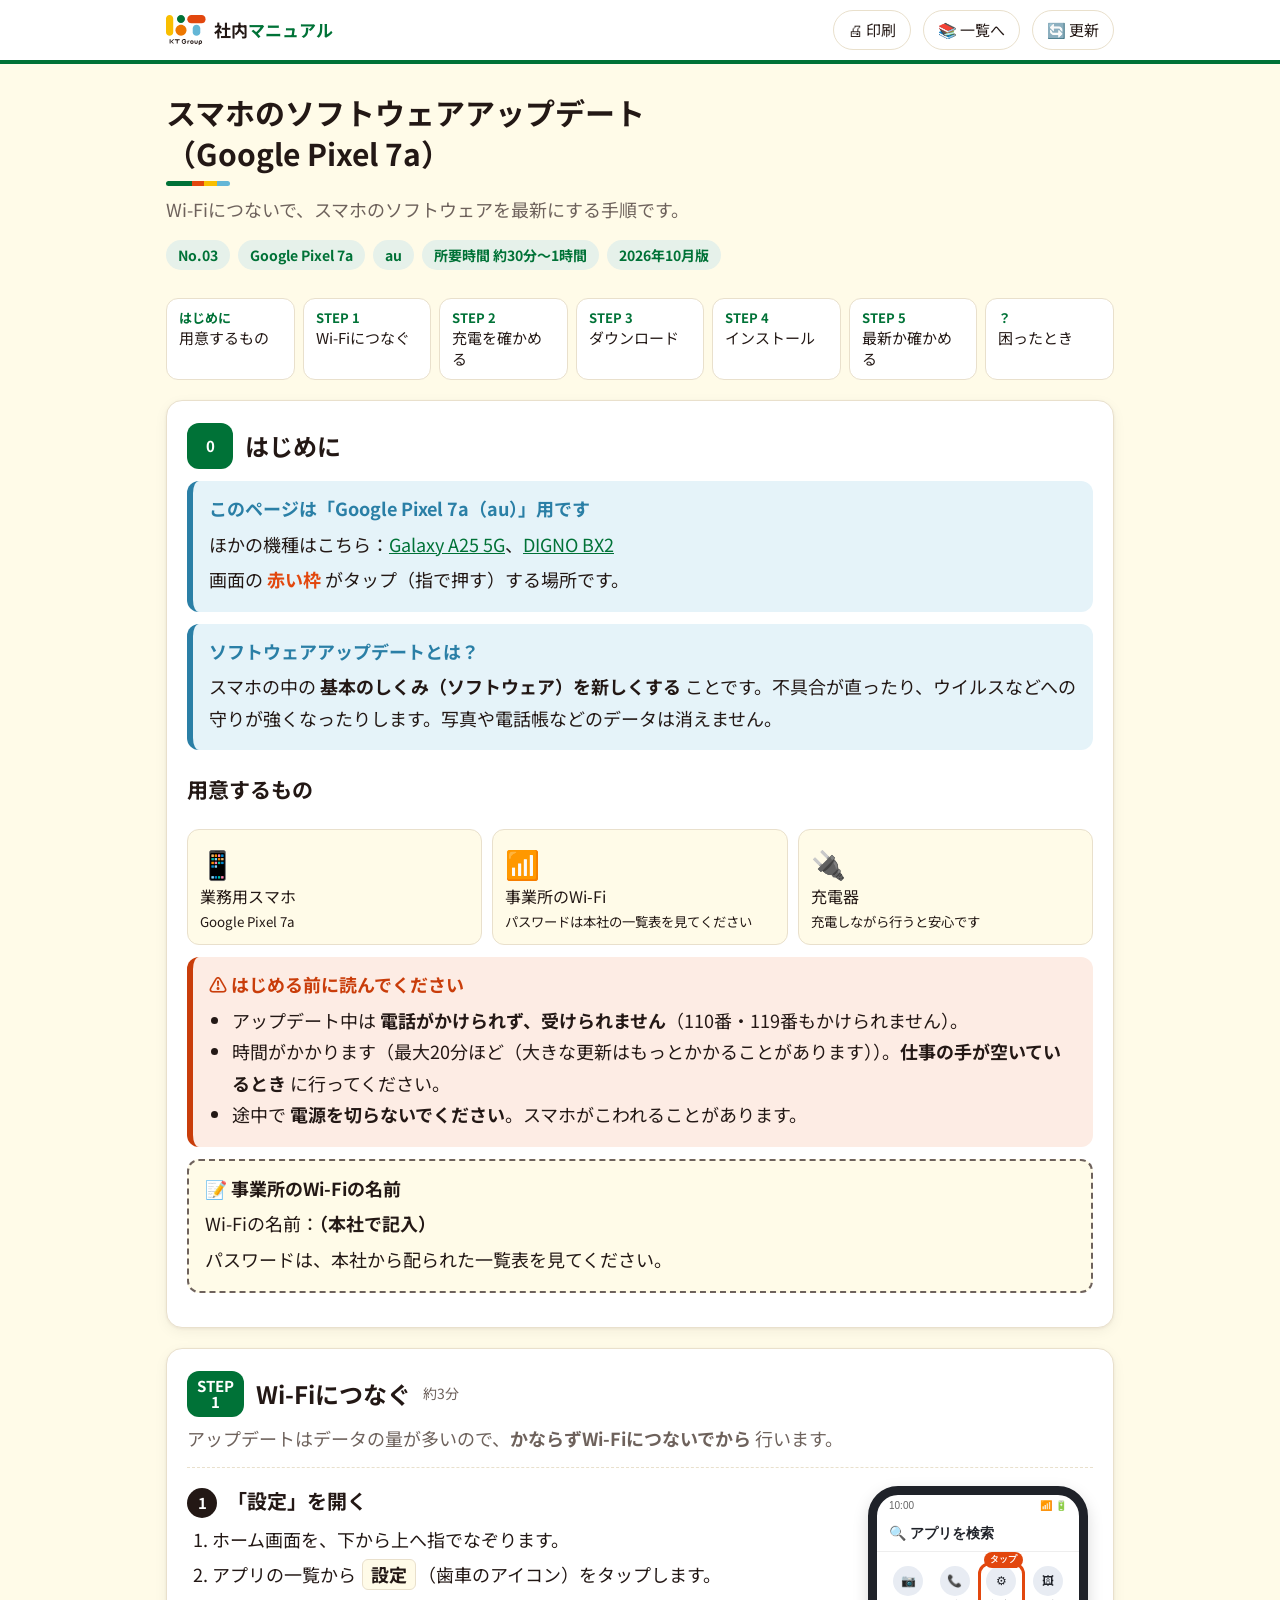
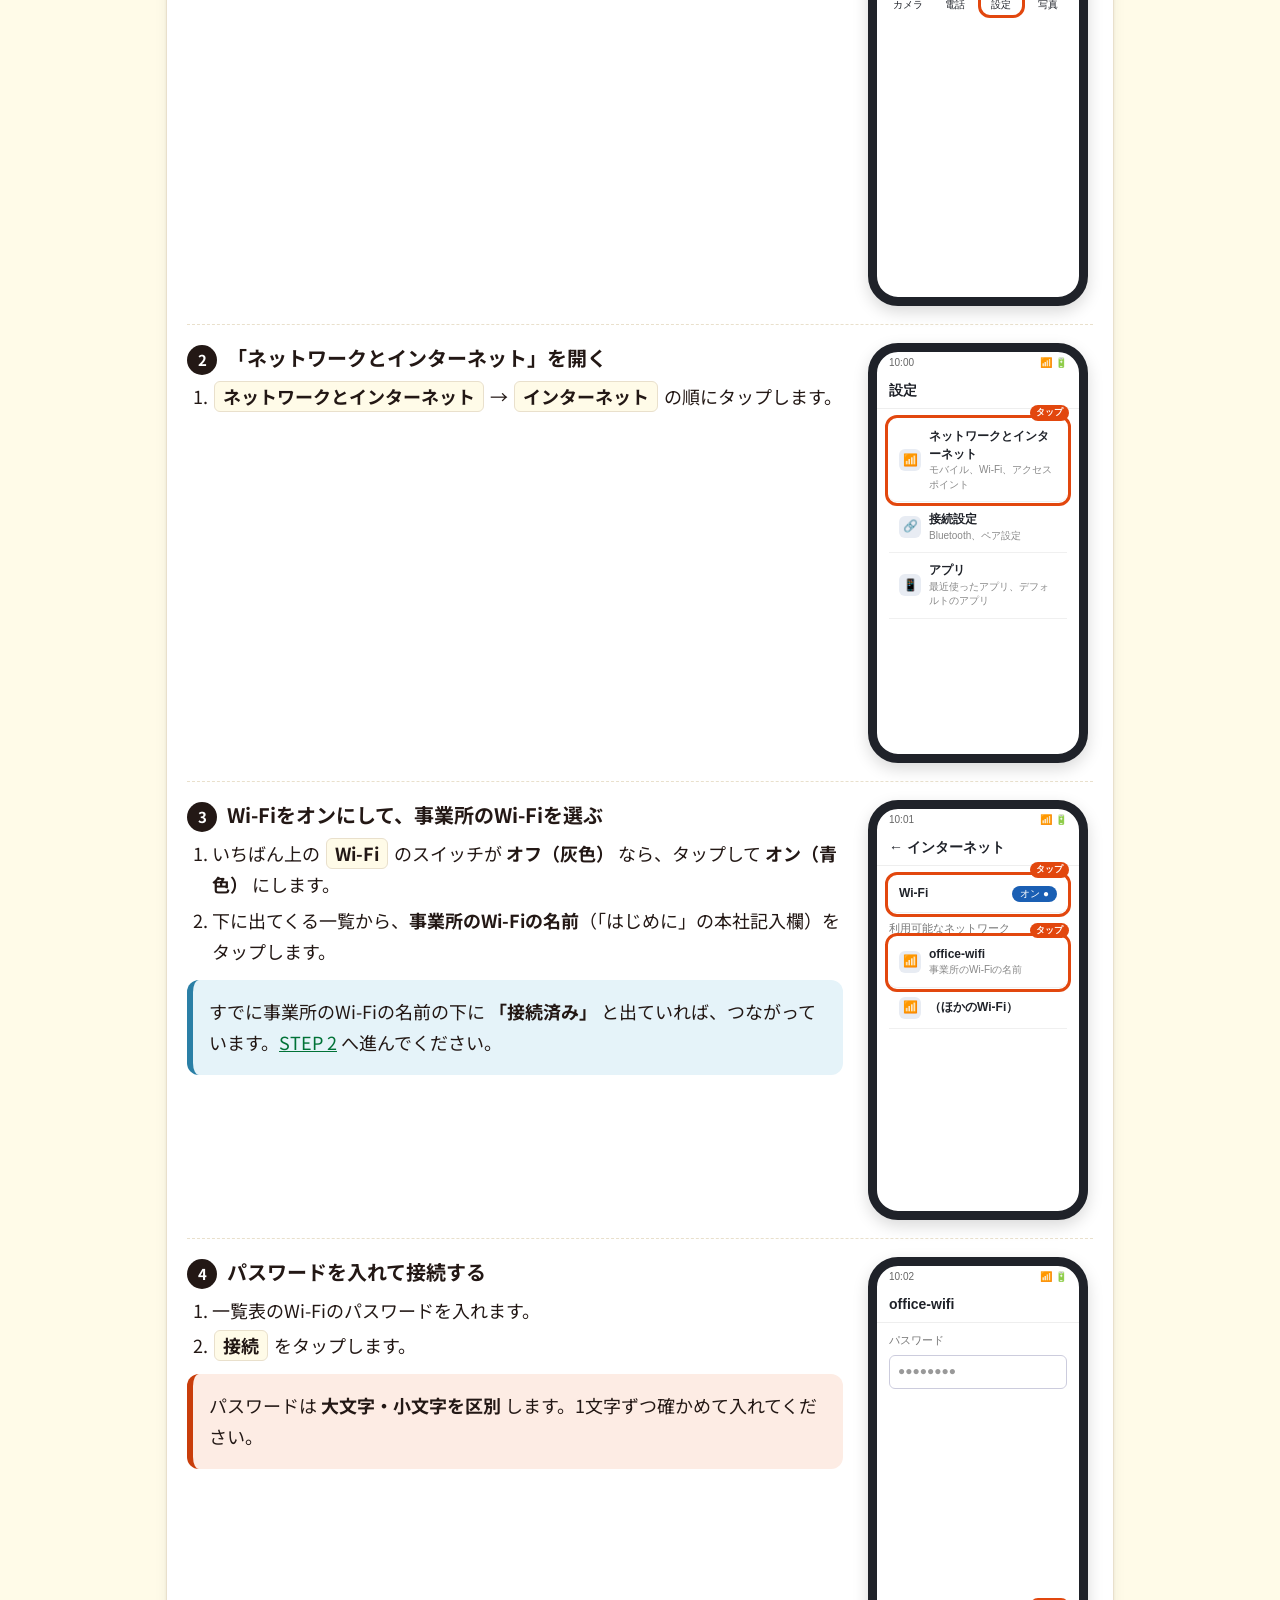
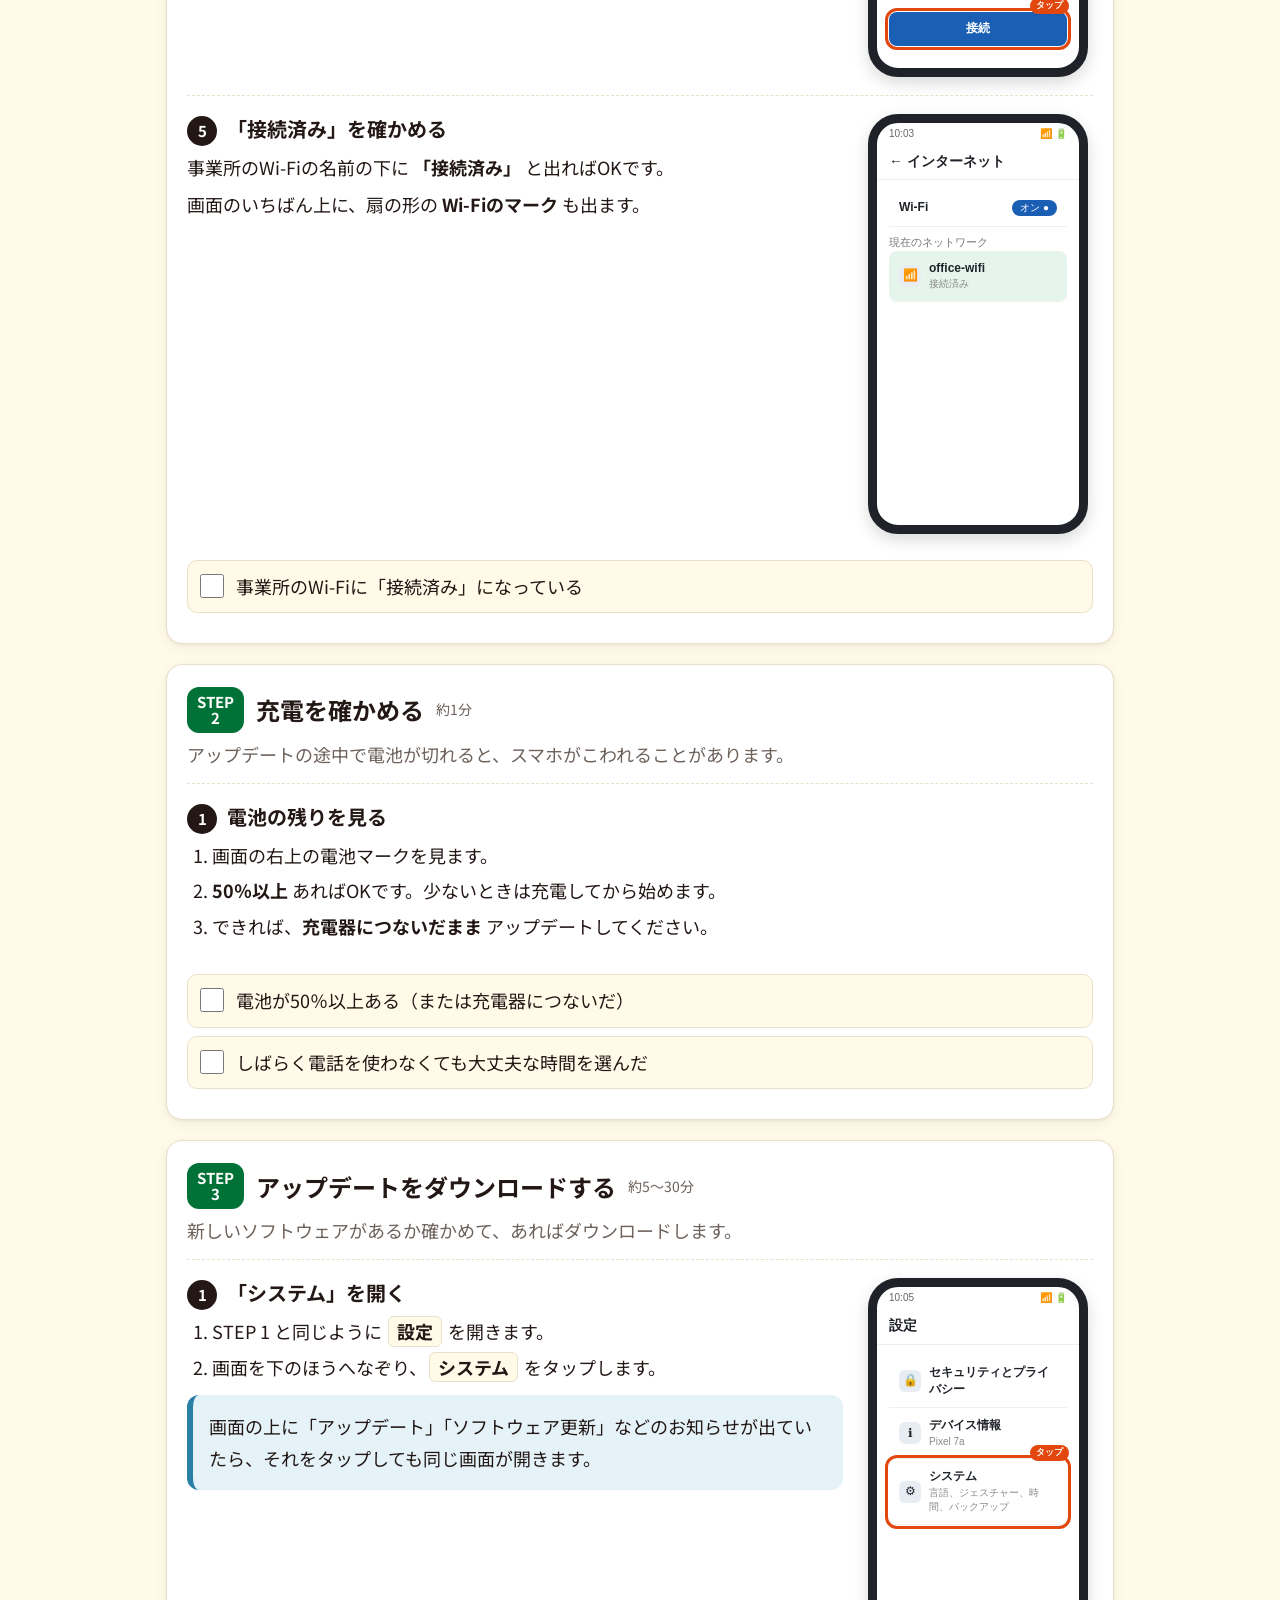
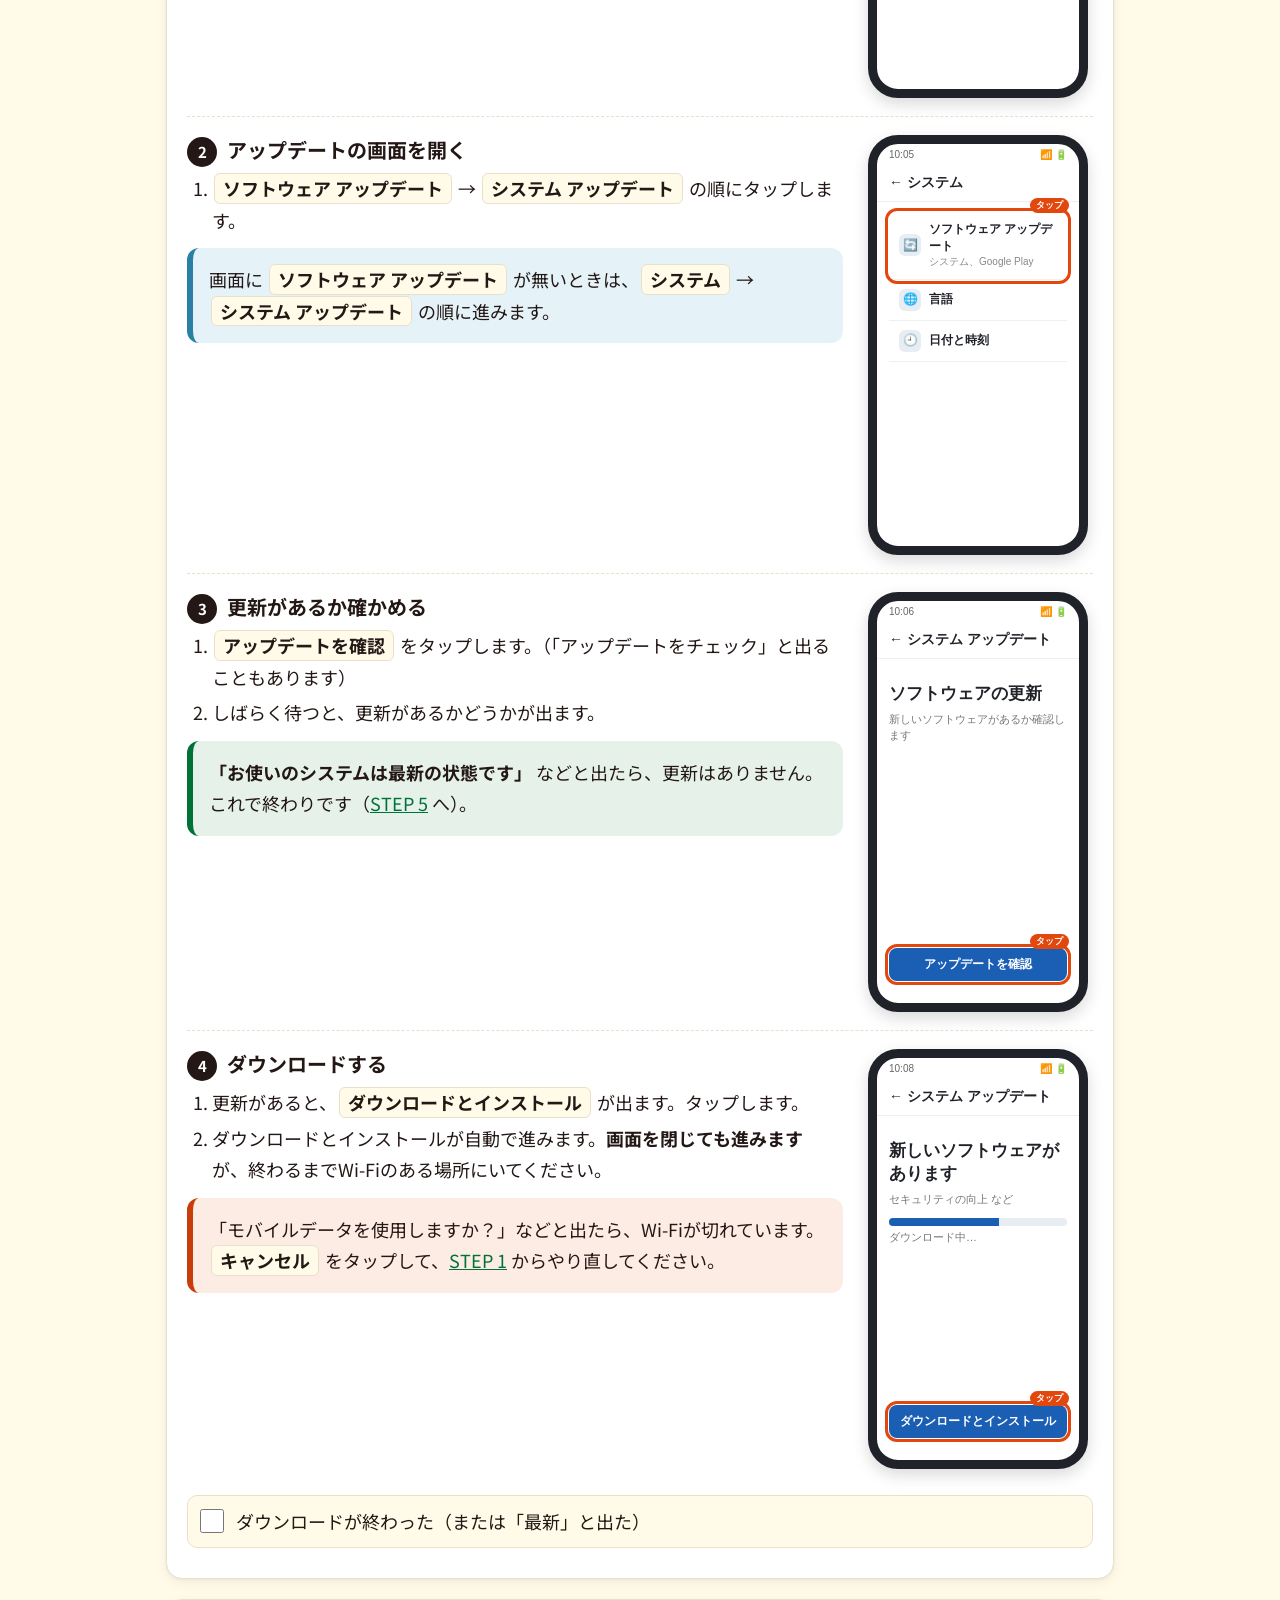
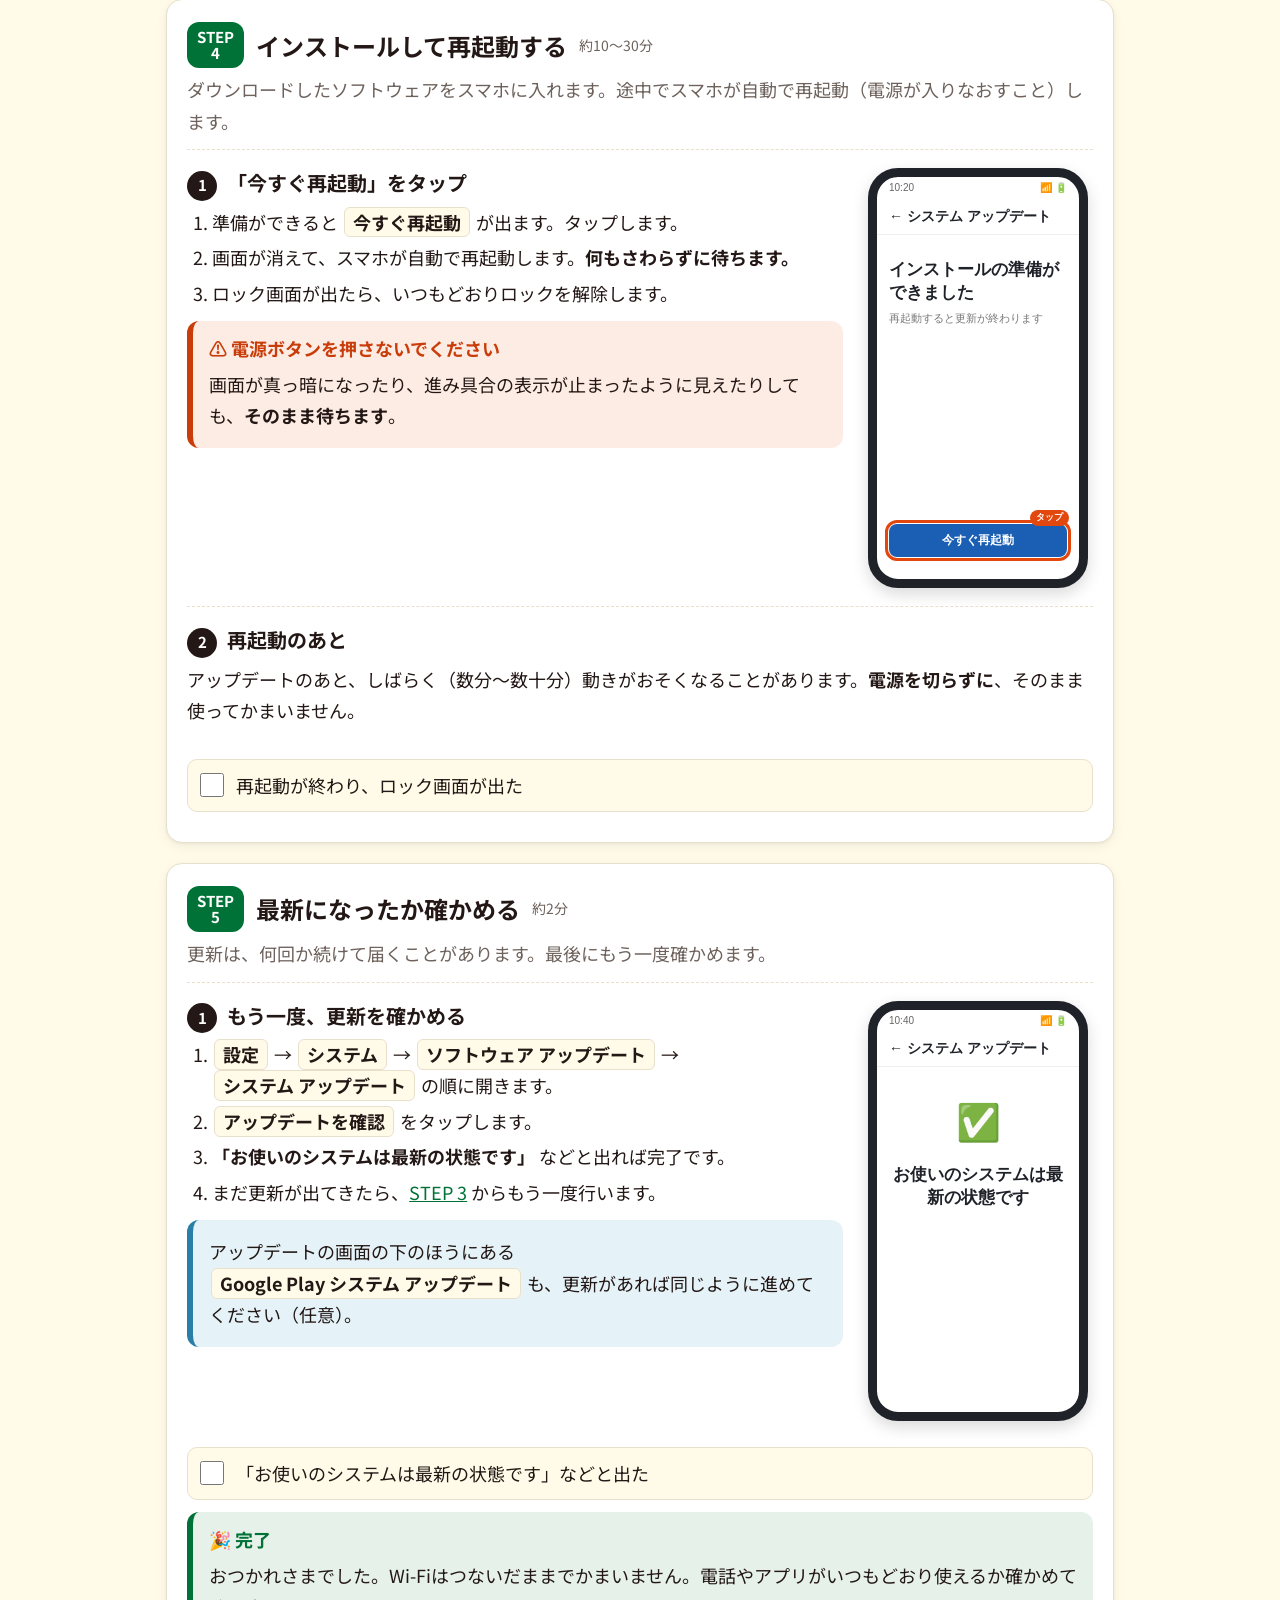
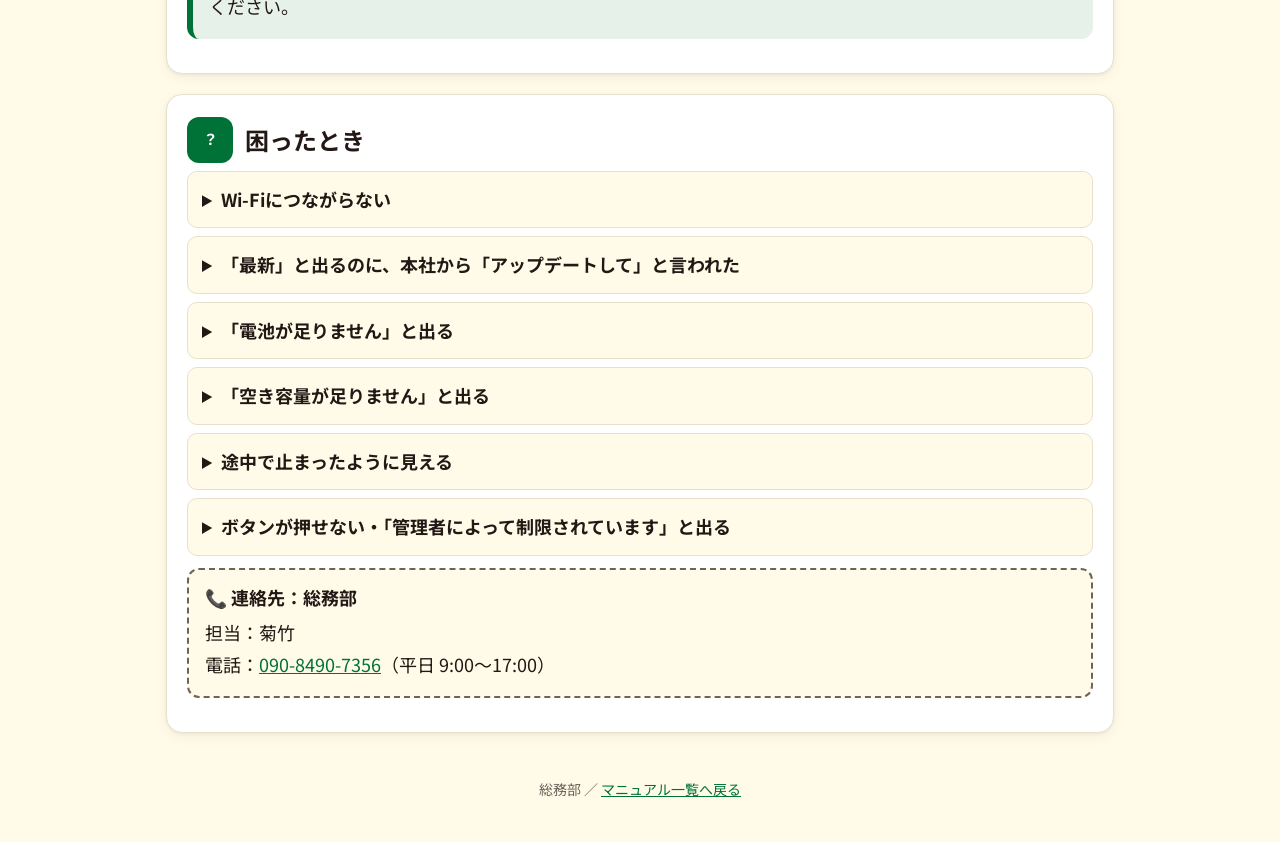
<file: manuals/smartphone-update-pixel7a/index.html>
<!doctype html>
<html lang="ja">
<head>
<meta charset="utf-8">
<meta name="viewport" content="width=device-width, initial-scale=1">
<meta name="robots" content="noindex, nofollow">
<title>ソフトウェアアップデート（Pixel 7a）</title>
<link rel="stylesheet" href="../../assets/style.css">
</head>
<body>
<header class="site-head">
  <div class="wrap">
    <a class="logo" href="../../index.html"><img class="logo-img" src="../../assets/kt-logo.svg" alt="KTグループ">社内<span>マニュアル</span></a>
    <span class="spacer"></span>
    <button class="btn-ghost no-print" id="print-page" type="button">🖨 印刷</button>
    <a class="btn-ghost no-print" href="../../index.html">📚 一覧へ</a>
    <button class="btn-ghost no-print" id="refresh-page" type="button" title="チェックを外して、ページを読み込み直します">🔄 更新</button>
  </div>
</header>

<main class="wrap">
  <div class="hero">
    <h1>スマホのソフトウェアアップデート<br>（Google Pixel 7a）</h1>
    <p>Wi-Fiにつないで、スマホのソフトウェアを最新にする手順です。</p>
    <div class="meta">
      <span class="chip">No.03</span><span class="chip">Google Pixel 7a</span><span class="chip">au</span><span class="chip">所要時間 約30分〜1時間</span><span class="chip">2026年10月版</span>
    </div>
  </div>

  <ul class="toc no-print">
    <li><a href="#s0"><b>はじめに</b>用意するもの</a></li>
    <li><a href="#s1"><b>STEP 1</b>Wi-Fiにつなぐ</a></li>
    <li><a href="#s2"><b>STEP 2</b>充電を確かめる</a></li>
    <li><a href="#s3"><b>STEP 3</b>ダウンロード</a></li>
    <li><a href="#s4"><b>STEP 4</b>インストール</a></li>
    <li><a href="#s5"><b>STEP 5</b>最新か確かめる</a></li>
    <li><a href="#faq"><b>？</b>困ったとき</a></li>
  </ul>

  <!-- ============================ はじめに ============================ -->
  <section class="section" id="s0">
    <h2><span class="num">0</span>はじめに</h2>

    <div class="box info">
      <span class="ttl">このページは「Google Pixel 7a（au）」用です</span>
      <p>ほかの機種はこちら：<a href="../smartphone-update-galaxya25/index.html">Galaxy A25 5G</a>、<a href="../smartphone-update-dignobx2/index.html">DIGNO BX2</a></p>
      <p>画面の <span style="color:var(--tap);font-weight:700">赤い枠</span> がタップ（指で押す）する場所です。</p>
    </div>

    <div class="box info">
      <span class="ttl">ソフトウェアアップデートとは？</span>
      <p>スマホの中の <b>基本のしくみ（ソフトウェア）を新しくする</b> ことです。不具合が直ったり、ウイルスなどへの守りが強くなったりします。写真や電話帳などのデータは消えません。</p>
    </div>

    <h3>用意するもの</h3>
    <div class="items">
      <div><span class="ic">📱</span>業務用スマホ<br><small>Google Pixel 7a</small></div>
      <div><span class="ic">📶</span>事業所のWi-Fi<br><small>パスワードは本社の一覧表を見てください</small></div>
      <div><span class="ic">🔌</span>充電器<br><small>充電しながら行うと安心です</small></div>
    </div>

    <div class="box warn">
      <span class="ttl">⚠ はじめる前に読んでください</span>
      <ul>
        <li>アップデート中は <b>電話がかけられず、受けられません</b>（110番・119番もかけられません）。</li>
        <li>時間がかかります（最大20分ほど（大きな更新はもっとかかることがあります））。<b>仕事の手が空いているとき</b> に行ってください。</li>
        <li>途中で <b>電源を切らないでください</b>。スマホがこわれることがあります。</li>
      </ul>
    </div>

    <div class="box hq">
      <span class="ttl">📝 事業所のWi-Fiの名前</span>
      <p>Wi-Fiの名前：<b>（本社で記入）</b></p>
      <p>パスワードは、本社から配られた一覧表を見てください。</p>
    </div>
  </section>

  <!-- ============================ STEP 1 ============================ -->
  <section class="section" id="s1">
    <h2><span class="num">STEP<br>1</span>Wi-Fiにつなぐ<span class="time">約3分</span></h2>
    <p class="lead">アップデートはデータの量が多いので、<b>かならずWi-Fiにつないでから</b> 行います。</p>

    <div class="step">
      <div>
        <h3><span class="n">1</span>「設定」を開く</h3>
        <ol>
          <li>ホーム画面を、下から上へ指でなぞります。</li>
          <li>アプリの一覧から <span class="k">設定</span>（歯車のアイコン）をタップします。</li>
        </ol>
      </div>
      <figure class="shot">
        <div class="phone">
          <div class="sb"><span>10:00</span><span>📶 🔋</span></div>
          <div class="app">🔍 アプリを検索</div>
          <div class="body">
            <div class="grid" style="grid-template-columns:repeat(4,1fr);gap:8px;margin-top:4px">
              <div class="center"><span class="ico" style="display:inline-grid;place-items:center;width:30px;height:30px;border-radius:50%;background:#e8ecf3">📷</span><br><small>カメラ</small></div>
              <div class="center"><span class="ico" style="display:inline-grid;place-items:center;width:30px;height:30px;border-radius:50%;background:#e8ecf3">📞</span><br><small>電話</small></div>
              <div class="center tap"><span class="ico" style="display:inline-grid;place-items:center;width:30px;height:30px;border-radius:50%;background:#e8ecf3">⚙</span><br><small>設定</small></div>
              <div class="center"><span class="ico" style="display:inline-grid;place-items:center;width:30px;height:30px;border-radius:50%;background:#e8ecf3">🖼</span><br><small>写真</small></div>
            </div>
          </div>
        </div>
      </figure>
    </div>
    <div class="step">
      <div>
        <h3><span class="n">2</span>「ネットワークとインターネット」を開く</h3>
        <ol>
          <li><span class="k">ネットワークとインターネット</span> → <span class="k">インターネット</span> の順にタップします。</li>
        </ol>
        
      </div>
      <figure class="shot">
        <div class="phone">
          <div class="sb"><span>10:00</span><span>📶 🔋</span></div>
          <div class="app">設定</div>
          <div class="body">
            <div class="row tap"><span class="ico">📶</span><div><b>ネットワークとインターネット</b><small>モバイル、Wi-Fi、アクセスポイント</small></div></div>
            <div class="row"><span class="ico">🔗</span><div><b>接続設定</b><small>Bluetooth、ペア設定</small></div></div>
            <div class="row"><span class="ico">📱</span><div><b>アプリ</b><small>最近使ったアプリ、デフォルトのアプリ</small></div></div>
          </div>
        </div>
      </figure>
    </div>
    <div class="step">
      <div>
        <h3><span class="n">3</span>Wi-Fiをオンにして、事業所のWi-Fiを選ぶ</h3>
        <ol>
          <li>いちばん上の <span class="k">Wi-Fi</span> のスイッチが <b>オフ（灰色）</b> なら、タップして <b>オン（青色）</b> にします。</li>
          <li>下に出てくる一覧から、<b>事業所のWi-Fiの名前</b>（「はじめに」の本社記入欄）をタップします。</li>
        </ol>
        <div class="box info"><p>すでに事業所のWi-Fiの名前の下に <b>「接続済み」</b> と出ていれば、つながっています。<a href="#s2">STEP 2</a> へ進んでください。</p></div>
      </div>
      <figure class="shot">
        <div class="phone">
          <div class="sb"><span>10:01</span><span>📶 🔋</span></div>
          <div class="app">← インターネット</div>
          <div class="body">
            <div class="row tap" style="justify-content:space-between"><b>Wi-Fi</b><span style="background:#1a5fb4;color:#fff;border-radius:99px;padding:1px 8px;font-size:10px">オン ●</span></div>
            <div class="muted" style="margin-top:8px">利用可能なネットワーク</div>
            <div class="row tap"><span class="ico">📶</span><div><b>office-wifi</b><small>事業所のWi-Fiの名前</small></div></div>
            <div class="row"><span class="ico">📶</span><div><b>（ほかのWi-Fi）</b></div></div>
          </div>
        </div>
      </figure>
    </div>
    <div class="step">
      <div>
        <h3><span class="n">4</span>パスワードを入れて接続する</h3>
        <ol>
          <li>一覧表のWi-Fiのパスワードを入れます。</li>
          <li><span class="k">接続</span> をタップします。</li>
        </ol>
        <div class="box warn"><p>パスワードは <b>大文字・小文字を区別</b> します。1文字ずつ確かめて入れてください。</p></div>
      </div>
      <figure class="shot">
        <div class="phone">
          <div class="sb"><span>10:02</span><span>📶 🔋</span></div>
          <div class="app">office-wifi</div>
          <div class="body">
            <div class="muted">パスワード</div>
            <div class="input">●●●●●●●●</div>
            <div class="bottom"><span class="pill tap" style="border-radius:8px">接続</span></div>
          </div>
        </div>
      </figure>
    </div>
    <div class="step">
      <div>
        <h3><span class="n">5</span>「接続済み」を確かめる</h3>
        <p>事業所のWi-Fiの名前の下に <b>「接続済み」</b> と出ればOKです。</p>
        <p>画面のいちばん上に、扇の形の <b>Wi-Fiのマーク</b> も出ます。</p>
      </div>
      <figure class="shot">
        <div class="phone">
          <div class="sb"><span>10:03</span><span>📶 🔋</span></div>
          <div class="app">← インターネット</div>
          <div class="body">
            <div class="row" style="justify-content:space-between"><b>Wi-Fi</b><span style="background:#1a5fb4;color:#fff;border-radius:99px;padding:1px 8px;font-size:10px">オン ●</span></div>
            <div class="muted" style="margin-top:8px">現在のネットワーク</div>
            <div class="row" style="background:#e6f5ec;border-radius:8px"><span class="ico">📶</span><div><b>office-wifi</b><small>接続済み</small></div></div>
          </div>
        </div>
      </figure>
    </div>
    <ul class="check">
      <li><label><input type="checkbox" id="c1-1"><span>事業所のWi-Fiに「接続済み」になっている</span></label></li>
    </ul>
  </section>

  <!-- ============================ STEP 2 ============================ -->
  <section class="section" id="s2">
    <h2><span class="num">STEP<br>2</span>充電を確かめる<span class="time">約1分</span></h2>
    <p class="lead">アップデートの途中で電池が切れると、スマホがこわれることがあります。</p>

    <div class="step no-shot">
      <div>
        <h3><span class="n">1</span>電池の残りを見る</h3>
        <ol>
          <li>画面の右上の電池マークを見ます。</li>
          <li><b>50％以上</b> あればOKです。少ないときは充電してから始めます。</li>
          <li>できれば、<b>充電器につないだまま</b> アップデートしてください。</li>
        </ol>
      </div>
    </div>
    <ul class="check">
      <li><label><input type="checkbox" id="c2-1"><span>電池が50％以上ある（または充電器につないだ）</span></label></li>
      <li><label><input type="checkbox" id="c2-2"><span>しばらく電話を使わなくても大丈夫な時間を選んだ</span></label></li>
    </ul>
  </section>

  <!-- ============================ STEP 3 ============================ -->
  <section class="section" id="s3">
    <h2><span class="num">STEP<br>3</span>アップデートをダウンロードする<span class="time">約5〜30分</span></h2>
    <p class="lead">新しいソフトウェアがあるか確かめて、あればダウンロードします。</p>

    <div class="step">
      <div>
        <h3><span class="n">1</span>「システム」を開く</h3>
        <ol>
          <li>STEP 1 と同じように <span class="k">設定</span> を開きます。</li>
          <li>画面を下のほうへなぞり、<span class="k">システム</span> をタップします。</li>
        </ol>
        <div class="box info"><p>画面の上に「アップデート」「ソフトウェア更新」などのお知らせが出ていたら、それをタップしても同じ画面が開きます。</p></div>
      </div>
      <figure class="shot">
        <div class="phone">
          <div class="sb"><span>10:05</span><span>📶 🔋</span></div>
          <div class="app">設定</div>
          <div class="body">
            <div class="row"><span class="ico">🔒</span><div><b>セキュリティとプライバシー</b></div></div>
            <div class="row"><span class="ico">ℹ</span><div><b>デバイス情報</b><small>Pixel 7a</small></div></div>
            <div class="row tap"><span class="ico">⚙</span><div><b>システム</b><small>言語、ジェスチャー、時間、バックアップ</small></div></div>
          </div>
        </div>
      </figure>
    </div>
    <div class="step">
      <div>
        <h3><span class="n">2</span>アップデートの画面を開く</h3>
        <ol>
          <li><span class="k">ソフトウェア アップデート</span> → <span class="k">システム アップデート</span> の順にタップします。</li>
        </ol>
        <div class="box info"><p>画面に <span class="k">ソフトウェア アップデート</span> が無いときは、<span class="k">システム</span> → <span class="k">システム アップデート</span> の順に進みます。</p></div>
      </div>
      <figure class="shot">
        <div class="phone">
          <div class="sb"><span>10:05</span><span>📶 🔋</span></div>
          <div class="app">← システム</div>
          <div class="body">
            <div class="row tap"><span class="ico">🔄</span><div><b>ソフトウェア アップデート</b><small>システム、Google Play</small></div></div>
            <div class="row"><span class="ico">🌐</span><div><b>言語</b></div></div>
            <div class="row"><span class="ico">🕘</span><div><b>日付と時刻</b></div></div>
          </div>
        </div>
      </figure>
    </div>
    <div class="step">
      <div>
        <h3><span class="n">3</span>更新があるか確かめる</h3>
        <ol>
          <li><span class="k">アップデートを確認</span> をタップします。（「アップデートをチェック」と出ることもあります）</li>
          <li>しばらく待つと、更新があるかどうかが出ます。</li>
        </ol>
        <div class="box ok"><p><b>「お使いのシステムは最新の状態です」</b> などと出たら、更新はありません。これで終わりです（<a href="#s5">STEP 5</a> へ）。</p></div>
      </div>
      <figure class="shot">
        <div class="phone">
          <div class="sb"><span>10:06</span><span>📶 🔋</span></div>
          <div class="app">← システム アップデート</div>
          <div class="body">
            <div class="big">ソフトウェアの更新</div>
            <div class="muted">新しいソフトウェアがあるか確認します</div>
            <div class="bottom"><span class="pill tap" style="border-radius:8px">アップデートを確認</span></div>
          </div>
        </div>
      </figure>
    </div>
    <div class="step">
      <div>
        <h3><span class="n">4</span>ダウンロードする</h3>
        <ol>
          <li>更新があると、<span class="k">ダウンロードとインストール</span> が出ます。タップします。</li>
          <li>ダウンロードとインストールが自動で進みます。<b>画面を閉じても進みます</b> が、終わるまでWi-Fiのある場所にいてください。</li>
        </ol>
        
        <div class="box warn"><p>「モバイルデータを使用しますか？」などと出たら、Wi-Fiが切れています。<span class="k">キャンセル</span> をタップして、<a href="#s1">STEP 1</a> からやり直してください。</p></div>
      </div>
      <figure class="shot">
        <div class="phone">
          <div class="sb"><span>10:08</span><span>📶 🔋</span></div>
          <div class="app">← システム アップデート</div>
          <div class="body">
            <div class="big">新しいソフトウェアがあります</div>
            <div class="muted">セキュリティの向上 など</div>
            <div class="bar"><i></i></div>
            <div class="muted">ダウンロード中…</div>
            <div class="bottom"><span class="pill tap" style="border-radius:8px">ダウンロードとインストール</span></div>
          </div>
        </div>
      </figure>
    </div>
    <ul class="check">
      <li><label><input type="checkbox" id="c3-1"><span>ダウンロードが終わった（または「最新」と出た）</span></label></li>
    </ul>
  </section>

  <!-- ============================ STEP 4 ============================ -->
  <section class="section" id="s4">
    <h2><span class="num">STEP<br>4</span>インストールして再起動する<span class="time">約10〜30分</span></h2>
    <p class="lead">ダウンロードしたソフトウェアをスマホに入れます。途中でスマホが自動で再起動（電源が入りなおすこと）します。</p>

    <div class="step">
      <div>
        <h3><span class="n">1</span>「今すぐ再起動」をタップ</h3>
        <ol>
          <li>準備ができると <span class="k">今すぐ再起動</span> が出ます。タップします。</li>
          <li>画面が消えて、スマホが自動で再起動します。<b>何もさわらずに待ちます。</b></li>
          <li>ロック画面が出たら、いつもどおりロックを解除します。</li>
        </ol>
        <div class="box warn"><span class="ttl">⚠ 電源ボタンを押さないでください</span><p>画面が真っ暗になったり、進み具合の表示が止まったように見えたりしても、<b>そのまま待ちます</b>。</p></div>
      </div>
      <figure class="shot">
        <div class="phone">
          <div class="sb"><span>10:20</span><span>📶 🔋</span></div>
          <div class="app">← システム アップデート</div>
          <div class="body">
            <div class="big">インストールの準備ができました</div>
            <div class="muted">再起動すると更新が終わります</div>
            <div class="bottom"><span class="pill tap" style="border-radius:8px">今すぐ再起動</span></div>
          </div>
        </div>
      </figure>
    </div>
    <div class="step no-shot">
      <div>
        <h3><span class="n">2</span>再起動のあと</h3>
        <p>アップデートのあと、しばらく（数分〜数十分）動きがおそくなることがあります。<b>電源を切らずに</b>、そのまま使ってかまいません。</p>
      </div>
    </div>
    <ul class="check">
      <li><label><input type="checkbox" id="c4-1"><span>再起動が終わり、ロック画面が出た</span></label></li>
    </ul>
  </section>

  <!-- ============================ STEP 5 ============================ -->
  <section class="section" id="s5">
    <h2><span class="num">STEP<br>5</span>最新になったか確かめる<span class="time">約2分</span></h2>
    <p class="lead">更新は、何回か続けて届くことがあります。最後にもう一度確かめます。</p>

    <div class="step">
      <div>
        <h3><span class="n">1</span>もう一度、更新を確かめる</h3>
        <ol>
          <li><span class="k">設定</span> → <span class="k">システム</span> → <span class="k">ソフトウェア アップデート</span> → <span class="k">システム アップデート</span> の順に開きます。</li>
          <li><span class="k">アップデートを確認</span> をタップします。</li>
          <li><b>「お使いのシステムは最新の状態です」</b> などと出れば完了です。</li>
          <li>まだ更新が出てきたら、<a href="#s3">STEP 3</a> からもう一度行います。</li>
        </ol>
        <div class="box info"><p>アップデートの画面の下のほうにある <span class="k">Google Play システム アップデート</span> も、更新があれば同じように進めてください（任意）。</p></div>
      </div>
      <figure class="shot">
        <div class="phone">
          <div class="sb"><span>10:40</span><span>📶 🔋</span></div>
          <div class="app">← システム アップデート</div>
          <div class="body">
            <div class="center" style="margin-top:20px"><span style="font-size:36px">✅</span></div>
            <div class="big center">お使いのシステムは最新の状態です</div>
          </div>
        </div>
      </figure>
    </div>
    <ul class="check">
      <li><label><input type="checkbox" id="c5-1"><span>「お使いのシステムは最新の状態です」などと出た</span></label></li>
    </ul>

    <div class="box ok"><span class="ttl">🎉 完了</span><p>おつかれさまでした。Wi-Fiはつないだままでかまいません。電話やアプリがいつもどおり使えるか確かめてください。</p></div>
  </section>

  <!-- ============================ 困ったとき ============================ -->
  <section class="section" id="faq">
    <h2><span class="num">？</span>困ったとき</h2>
    <details>
      <summary>Wi-Fiにつながらない</summary>
      <div>
        <ol>
          <li>パスワードを、大文字・小文字に気をつけて入れなおします。</li>
          <li>Wi-Fiのスイッチを一度オフにして、もう一度オンにします。</li>
          <li>それでもだめなら、Wi-Fiの機械の近くに移動して試します。</li>
        </ol>
      </div>
    </details>
    <details>
      <summary>「最新」と出るのに、本社から「アップデートして」と言われた</summary>
      <div><p>更新は、日にちをずらして順番に届きます。<b>1〜2日あけて</b>、もう一度 STEP 3 から試してください。</p></div>
    </details>
    <details>
      <summary>「電池が足りません」と出る</summary>
      <div><p>充電器につないで、しばらく充電してから、もう一度試してください。</p></div>
    </details>
    <details>
      <summary>「空き容量が足りません」と出る</summary>
      <div><p>スマホの中の保存場所がいっぱいです。自分で写真やアプリを消さずに、本社へ連絡してください。</p></div>
    </details>
    <details>
      <summary>途中で止まったように見える</summary>
      <div><p>電源は切らずに、30分ほど待ってください。<b>1時間たっても変わらない</b> ときは、本社へ連絡してください。</p></div>
    </details>
    <details>
      <summary>ボタンが押せない・「管理者によって制限されています」と出る</summary>
      <div><p>会社の設定で止められている場合があります。本社へ連絡してください。</p></div>
    </details>

    <div class="box hq">
      <span class="ttl">📞 連絡先：総務部</span>
      <p>担当：菊竹<br>電話：<a href="tel:09084907356">090-8490-7356</a>（平日 9:00〜17:00）</p>
    </div>
  </section>
</main>

<footer class="site-foot">総務部 ／ <a href="../../index.html">マニュアル一覧へ戻る</a></footer>
<script src="../../assets/manual.js"></script>
</body>
</html>
</file>
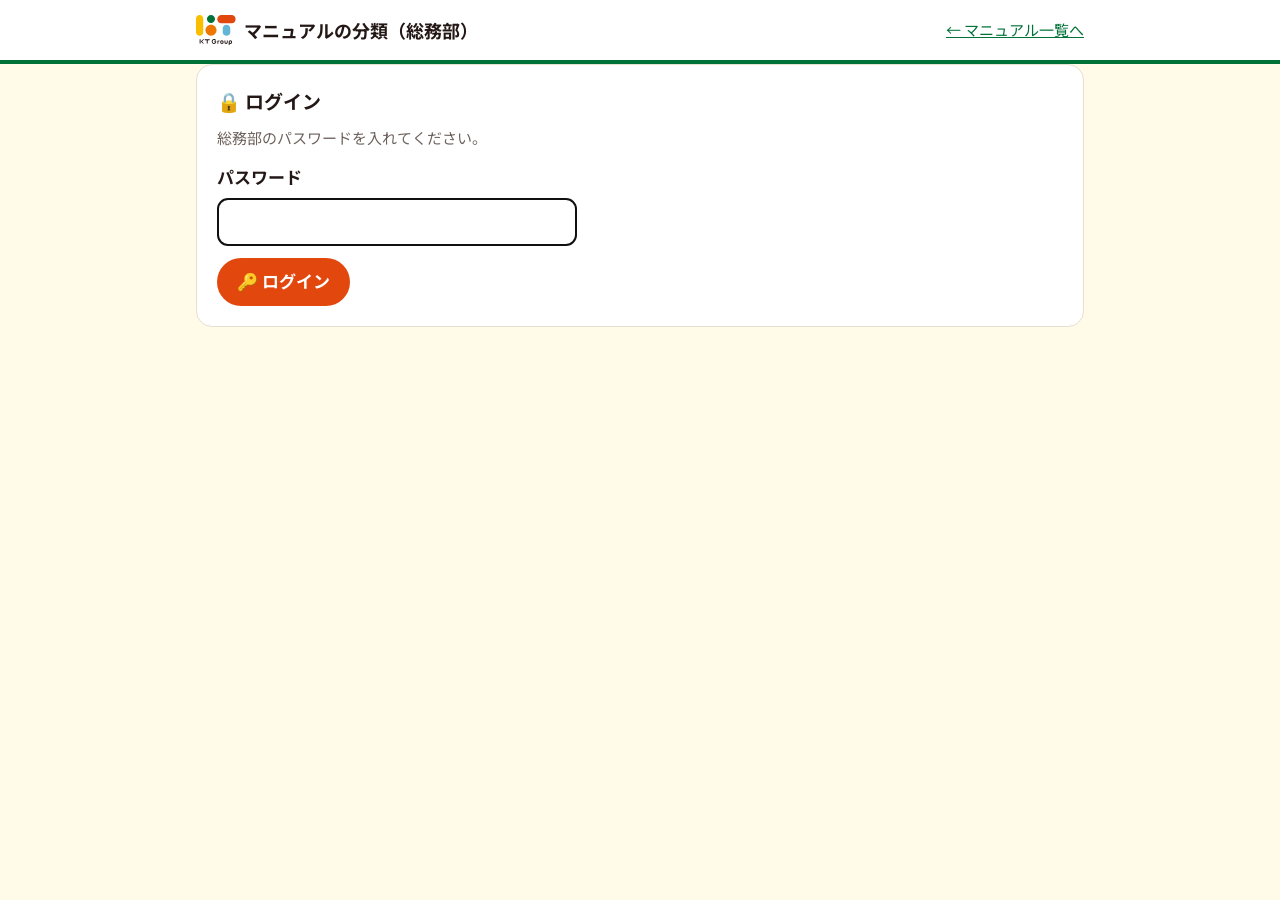
<file: admin.html>
<!doctype html>
<html lang="ja">
<head>
<meta charset="utf-8">
<meta name="viewport" content="width=device-width, initial-scale=1">
<meta name="robots" content="noindex, nofollow">
<title>マニュアルの分類（総務部）</title>
<link rel="preconnect" href="https://fonts.googleapis.com">
<link rel="preconnect" href="https://fonts.gstatic.com" crossorigin>
<link href="https://fonts.googleapis.com/css2?family=Noto+Sans+JP:wght@400;700&family=Outfit:wght@500;700&display=swap" rel="stylesheet">
<style>
:root {
  --green: #007237; --green-soft: #e6f1ea; --red: #E2470E; --red-soft: #fdece4; --yellow: #F9BE00;
  --bg: #FFFBE8; --card: #FFFFFF; --text: #231815; --sub: #6E625C; --line: #e7dfcf;
  --radius: 16px;
}
@media (prefers-color-scheme: dark) {
  :root:not([data-theme="light"]) {
    --green: #4fbf7f; --green-soft: #18301f; --red: #ff7a45; --red-soft: #3a2218;
    --bg: #1a1714; --card: #24201c; --text: #f3ece4; --sub: #b3a89f; --line: #3b342d;
  }
}
:root[data-theme="dark"] {
  --green: #4fbf7f; --green-soft: #18301f; --red: #ff7a45; --red-soft: #3a2218;
  --bg: #1a1714; --card: #24201c; --text: #f3ece4; --sub: #b3a89f; --line: #3b342d;
}
* { box-sizing: border-box; }
body { margin: 0; background: var(--bg); color: var(--text); font-family: "Noto Sans JP", "Yu Gothic UI", "Meiryo", sans-serif; font-size: 17px; line-height: 1.7; }
.wrap { max-width: 920px; margin: 0 auto; padding: 0 16px; }
header { background: var(--card); border-bottom: 4px solid var(--green); }
header .wrap { display: flex; align-items: center; gap: 12px; min-height: 60px; flex-wrap: wrap; }
header h1 { font-size: 18px; margin: 0; flex: 1; }
header a { color: var(--green); font-size: 15px; }
main { padding: 20px 0 48px; }
.panel { background: var(--card); border: 1px solid var(--line); border-radius: var(--radius); padding: 20px; margin: 0 0 16px; }
.panel h2 { font-size: 19px; margin: 0 0 8px; }
.sub { color: var(--sub); font-size: 15px; margin: 0 0 12px; }
label.field { display: block; font-weight: 700; margin: 0 0 6px; }
input[type=password] { width: 100%; max-width: 360px; min-height: 48px; font: inherit; padding: 8px 12px; border: 1px solid var(--line); border-radius: 10px; background: var(--card); color: var(--text); }
.btn { display: inline-flex; align-items: center; gap: 6px; min-height: 48px; padding: 8px 20px; font: inherit; font-weight: 700; border: 0; border-radius: 999px; background: var(--red); color: #fff; cursor: pointer; }
.btn.sec { background: var(--card); color: var(--text); border: 1px solid var(--line); font-weight: 400; }
.btn:disabled { opacity: .5; cursor: default; }
.row-actions { display: flex; gap: 10px; flex-wrap: wrap; margin-top: 12px; }
.msg { margin: 10px 0 0; padding: 10px 14px; border-radius: 10px; font-size: 15px; }
.msg.err { background: var(--red-soft); color: var(--text); border-left: 4px solid var(--red); }
.msg.ok { background: var(--green-soft); border-left: 4px solid var(--green); }
.summary { display: flex; gap: 10px; flex-wrap: wrap; margin: 0 0 14px; }
.pill { font-size: 14px; padding: 4px 12px; border-radius: 999px; background: var(--green-soft); font-weight: 700; }
.pill.warn { background: var(--red-soft); color: var(--red); }
.item { border-top: 1px solid var(--line); padding: 16px 0; }
.item:first-of-type { border-top: 0; }
.item h3 { font-size: 17px; margin: 0 0 4px; display: flex; gap: 8px; flex-wrap: wrap; align-items: center; }
.badge { font-size: 13px; padding: 1px 10px; border-radius: 999px; background: var(--red); color: #fff; font-weight: 700; }
.badge.done { background: var(--green-soft); color: var(--green); }
.id { font-family: "Outfit", sans-serif; font-size: 13px; color: var(--sub); word-break: break-all; }
fieldset { border: 0; margin: 10px 0 0; padding: 0; min-width: 0; }
legend { font-size: 14px; font-weight: 700; color: var(--sub); padding: 0; margin-bottom: 4px; }
.opts { display: flex; flex-wrap: wrap; gap: 8px; }
.opt { display: inline-flex; align-items: center; gap: 6px; min-height: 40px; padding: 4px 12px; border: 1px solid var(--line); border-radius: 999px; cursor: pointer; font-size: 15px; }
.opt input { width: 18px; height: 18px; accent-color: var(--green); margin: 0; }
.opt:has(input:checked) { border-color: var(--green); background: var(--green-soft); font-weight: 700; }
.saved { font-size: 13px; color: var(--sub); }
#toast { position: fixed; left: 50%; bottom: 20px; transform: translateX(-50%); max-width: calc(100% - 32px); background: var(--text); color: var(--bg); padding: 10px 18px; border-radius: 12px; font-size: 15px; opacity: 0; transition: opacity .2s; pointer-events: none; }
#toast.show { opacity: 1; }
[hidden] { display: none !important; }
</style>
</head>
<body>
<header>
  <div class="wrap">
    <h1 style="display:flex;align-items:center;gap:8px"><img src="assets/kt-logo.svg" alt="KTグループ" style="height:30px;width:auto">マニュアルの分類（総務部）</h1>
    <a href="index.html">← マニュアル一覧へ</a>
  </div>
</header>

<main class="wrap">
  <!-- ログイン -->
  <section id="login" class="panel" hidden>
    <h2>🔒 ログイン</h2>
    <p class="sub">総務部のパスワードを入れてください。</p>
    <form id="loginForm">
      <label class="field" for="pw">パスワード</label>
      <input type="password" id="pw" autocomplete="current-password" required>
      <div class="row-actions"><button class="btn" type="submit" id="loginBtn">🔑 ログイン</button></div>
      <p id="loginMsg" class="msg err" hidden></p>
    </form>
  </section>

  <!-- 分類の一覧 -->
  <section id="main" hidden>
    <div class="panel">
      <h2>🗂️ マニュアルごとの分類</h2>
      <p class="sub">事業部はいくつでも選べます。種類は1つ選びます。「保存」を押すと、トップページを開き直したときに反映されます。<br>分類が「未設定」のマニュアルは、トップページで「全て」を選んだときだけ表示されます。</p>
      <div class="summary" id="summary"></div>
      <div id="list"></div>
    </div>

    <div class="panel">
      <h2>🔑 パスワードの変更</h2>
      <label class="field" for="pwCur">今のパスワード</label>
      <input type="password" id="pwCur" autocomplete="current-password">
      <label class="field" for="pwNew" style="margin-top:10px">新しいパスワード（8文字以上）</label>
      <input type="password" id="pwNew" autocomplete="new-password">
      <div class="row-actions">
        <button class="btn" type="button" id="pwBtn">💾 パスワードを変更</button>
        <button class="btn sec" type="button" id="logoutBtn">🚪 ログアウト</button>
      </div>
    </div>
  </section>

  <p id="fatal" class="msg err" hidden></p>
</main>
<div id="toast" role="status" aria-live="polite"></div>

<script src="assets/config.js"></script>
<script>
(function () {
  var API = window.MANUAL_API_URL || "";
  var DEPTS = window.MANUAL_DEPTS || [], TYPES = window.MANUAL_TYPES || [];
  var TOKEN_KEY = "manual-admin-token";
  var token = null;
  try { token = sessionStorage.getItem(TOKEN_KEY); } catch (e) {}
  var manuals = [];   // トップページのカードから読み取った一覧 [{id, title}]
  var saved = {};     // スプレッドシートの分類 id -> {depts, type, updated}

  function $(id) { return document.getElementById(id); }
  function esc(s) { return String(s).replace(/[&<>"']/g, function (c) { return { "&": "&amp;", "<": "&lt;", ">": "&gt;", '"': "&quot;", "'": "&#39;" }[c]; }); }
  function toast(t) { var el = $("toast"); el.textContent = t; el.classList.add("show"); clearTimeout(toast.t); toast.t = setTimeout(function () { el.classList.remove("show"); }, 2600); }
  function fatal(t) { var el = $("fatal"); el.textContent = t; el.hidden = false; }
  function setToken(t) { token = t; try { t ? sessionStorage.setItem(TOKEN_KEY, t) : sessionStorage.removeItem(TOKEN_KEY); } catch (e) {} }

  function call(action, payload) {
    return fetch(API, { method: "POST", headers: { "Content-Type": "text/plain;charset=utf-8" }, body: JSON.stringify({ action: action, payload: payload || {} }) })
      .then(function (r) { return r.json(); })
      .then(function (r) {
        if (!r || !r.ok) { var e = new Error((r && r.message) || "うまく処理できませんでした。"); e.code = r && r.error; throw e; }
        return r;
      }, function () { throw new Error("つながりませんでした。インターネットの接続を確かめて、もう一度お試しください。"); });
  }

  function onAuthErr(e) {
    if (e.code === "auth") { setToken(null); showLogin(); }
    toast(e.message);
  }

  /* トップページのカードから、マニュアルの一覧を読み取る（新しく足したものも自動で出る） */
  function loadManuals() {
    return fetch("index.html", { cache: "no-store" }).then(function (r) { return r.text(); }).then(function (html) {
      var doc = new DOMParser().parseFromString(html, "text/html");
      manuals = [];
      doc.querySelectorAll(".cards a.card").forEach(function (a) {
        var m = /manuals\/([^/]+)\//.exec(a.getAttribute("href") || "");
        if (!m || a.classList.contains("soon")) return;
        var h = a.querySelector("h2");
        manuals.push({ id: m[1], title: (h ? h.textContent : m[1]).replace(/\s+/g, " ").trim() });
      });
    });
  }

  function isSet(s) { return s && s.depts.length > 0 && s.type; }

  function render() {
    var notSet = manuals.filter(function (m) { return !isSet(saved[m.id]); }).length;
    $("summary").innerHTML = '<span class="pill">マニュアル ' + manuals.length + '本</span>' +
      (notSet ? '<span class="pill warn">⚠️ 未設定 ' + notSet + '本</span>' : '<span class="pill">✅ すべて設定済み</span>');
    $("list").innerHTML = manuals.map(function (m, i) {
      var s = saved[m.id] || { depts: [], type: "" };
      var set = isSet(s);
      return '<div class="item" data-id="' + esc(m.id) + '">' +
        '<h3>' + esc(m.title) + (set ? ' <span class="badge done">設定済み</span>' : ' <span class="badge">未設定</span>') + '</h3>' +
        '<div class="id">' + esc(m.id) + (s.updated ? '　／　最後の保存 ' + esc(s.updated) : '') + '</div>' +
        '<fieldset><legend>事業部（いくつでも）</legend><div class="opts">' +
          DEPTS.map(function (d) { return '<label class="opt"><input type="checkbox" name="d' + i + '" value="' + esc(d) + '"' + (s.depts.indexOf(d) >= 0 ? " checked" : "") + '>' + esc(d) + '</label>'; }).join("") +
        '</div></fieldset>' +
        '<fieldset><legend>種類（1つ）</legend><div class="opts">' +
          TYPES.map(function (t) { return '<label class="opt"><input type="radio" name="t' + i + '" value="' + esc(t) + '"' + (s.type === t ? " checked" : "") + '>' + esc(t) + '</label>'; }).join("") +
        '</div></fieldset>' +
        '<div class="row-actions"><button class="btn" type="button" data-save="' + i + '">💾 保存</button></div>' +
      '</div>';
    }).join("") || '<p class="sub">マニュアルが見つかりませんでした。</p>';
  }

  function setSaved(items) { saved = {}; (items || []).forEach(function (it) { saved[it.id] = it; }); }

  function showLogin() { $("main").hidden = true; $("login").hidden = false; setTimeout(function () { $("pw").focus(); }, 0); }
  function showMain() {
    $("login").hidden = true;
    return Promise.all([loadManuals(), call("list")]).then(function (r) {
      setSaved(r[1].items); render(); $("main").hidden = false;
    }).catch(function (e) { fatal(e.message || "読み込めませんでした。"); });
  }

  $("loginForm").addEventListener("submit", function (ev) {
    ev.preventDefault();
    var btn = $("loginBtn"), msg = $("loginMsg");
    btn.disabled = true; msg.hidden = true;
    call("login", { password: $("pw").value }).then(function (r) {
      setToken(r.token); $("pw").value = ""; showMain(); toast("ログインしました");
    }).catch(function (e) { msg.textContent = e.message; msg.hidden = false; })
      .then(function () { btn.disabled = false; });
  });

  $("list").addEventListener("click", function (ev) {
    var b = ev.target.closest("button[data-save]");
    if (!b) return;
    var i = +b.dataset.save, m = manuals[i], item = b.closest(".item");
    var depts = Array.prototype.map.call(item.querySelectorAll('input[type=checkbox]:checked'), function (x) { return x.value; });
    var t = item.querySelector('input[type=radio]:checked');
    if (!depts.length || !t) { toast("事業部と種類を、どちらも選んでください"); return; }
    b.disabled = true;
    call("save", { token: token, id: m.id, title: m.title, depts: depts, type: t.value }).then(function (r) {
      setSaved(r.items); render(); toast("保存しました：" + m.title);
    }).catch(onAuthErr).then(function () { b.disabled = false; });
  });

  $("pwBtn").addEventListener("click", function () {
    var b = this;
    b.disabled = true;
    call("changePassword", { token: token, current: $("pwCur").value, next: $("pwNew").value }).then(function () {
      $("pwCur").value = ""; $("pwNew").value = ""; toast("パスワードを変更しました");
    }).catch(onAuthErr).then(function () { b.disabled = false; });
  });

  $("logoutBtn").addEventListener("click", function () { setToken(null); showLogin(); toast("ログアウトしました"); });

  if (!API) { fatal("まだ準備中です（保存先が設定されていません）。"); return; }
  if (token) call("checkToken", { token: token }).then(showMain, function () { setToken(null); showLogin(); });
  else showLogin();
})();
</script>
</body>
</html>
</file>
<file: assets/style.css>
/* =========================================================
   社内マニュアル 共通スタイル
   ・文字は大きめ、ボタンは押しやすく
   ・オレンジ＝古いスマホ／青＝新しいスマホ
   ========================================================= */
@import url("https://fonts.googleapis.com/css2?family=Noto+Sans+JP:wght@400;700&family=Outfit:wght@500;700&display=swap");

/* 会社の色（KTカラー：https://kt-group.jp と同じ）
   緑 #007237（メイン）／朱 #E2470E（強調）／黄 #F9BE00・オレンジ #ED7700・水色 #64B6D6（区分け） */
:root {
  --bg: #FFFBE8;         /* クリーム色 */
  --card: #ffffff;
  --text: #231815;
  --sub: #6E625C;
  --line: #e9e0cc;
  --brand: #007237;      /* 緑 */
  --brand-soft: #e6f1ea;
  --accent: #E2470E;     /* 朱 */
  --old: #C96300;        /* 古い機器（KTオレンジ。白い文字が読める濃さ） */
  --old-soft: #fff1e0;
  --new: #2A7FA6;        /* 新しい機器（KT水色。白い文字が読める濃さ） */
  --new-soft: #e5f3f9;
  --info: #2A7FA6;
  --info-soft: #e5f3f9;
  --ok: #007237;
  --ok-soft: #e6f1ea;
  --warn: #C93D0A;       /* 朱（文字が読める濃さ） */
  --warn-soft: #fdece4;
  --tap: #E2470E;
  --c-green: #007237; --c-orange: #ED7700; --c-yellow: #F9BE00; --c-sky: #64B6D6;
  --radius: 16px;
  --shadow: 0 1px 3px rgba(35, 24, 21, .06), 0 4px 14px rgba(35, 24, 21, .05);
}
@media (prefers-color-scheme: dark) {
  :root:not([data-theme="light"]) {
    --bg: #1a1714; --card: #24201c; --text: #f3ece4; --sub: #b3a89f; --line: #3b342d;
    --brand: #4fbf7f; --brand-soft: #18301f; --accent: #ff7a45;
    --old: #f39a4f; --old-soft: #33261b; --new: #6cc0e0; --new-soft: #17303a;
    --info: #6cc0e0; --info-soft: #17303a;
    --ok: #4fbf7f; --ok-soft: #18301f; --warn: #ff8a5c; --warn-soft: #3a2218; --tap: #ff7a45;
    --shadow: none;
  }
}
:root[data-theme="dark"] {
  --bg: #1a1714; --card: #24201c; --text: #f3ece4; --sub: #b3a89f; --line: #3b342d;
  --brand: #4fbf7f; --brand-soft: #18301f; --accent: #ff7a45;
  --old: #f39a4f; --old-soft: #33261b; --new: #6cc0e0; --new-soft: #17303a;
  --info: #6cc0e0; --info-soft: #17303a;
  --ok: #4fbf7f; --ok-soft: #18301f; --warn: #ff8a5c; --warn-soft: #3a2218; --tap: #ff7a45;
  --shadow: none;
}

* { box-sizing: border-box; }
html { scroll-behavior: smooth; scroll-padding-top: 76px; }
body {
  margin: 0;
  background: var(--bg);
  color: var(--text);
  font-family: "Noto Sans JP", "BIZ UDPGothic", "Hiragino Kaku Gothic ProN", "Yu Gothic UI", "Meiryo", sans-serif;
  font-size: 18px;
  line-height: 1.75;
  -webkit-text-size-adjust: 100%;
}
a { color: var(--brand); }
img { max-width: 100%; }
.wrap { max-width: 980px; margin: 0 auto; padding: 0 16px; }

/* ---------- ヘッダー ---------- */
.site-head {
  position: sticky; top: 0; z-index: 10;
  background: var(--card); border-bottom: 4px solid var(--brand);
}
.site-head .wrap { display: flex; align-items: center; gap: 12px; min-height: 60px; }
.site-head .logo { white-space: nowrap; font-weight: 700; text-decoration: none; color: var(--text); font-size: 17px; display: inline-flex; align-items: center; }
.site-head .logo-img { height: 30px; width: auto; display: block; margin-right: 8px; }
.site-head .logo span { color: var(--brand); }
.site-head .spacer { flex: 1; }
.btn-ghost {
  border: 1px solid var(--line); background: var(--card); color: var(--text);
  font: inherit; font-size: 15px; padding: 6px 14px; border-radius: 999px; cursor: pointer; text-decoration: none; white-space: nowrap;
}
.btn-ghost:hover { border-color: var(--brand); color: var(--brand); }
#reset-check { white-space: normal; text-align: left; border-radius: 14px; }

/* ---------- タイトル ---------- */
.hero { padding: 28px 0 8px; }
.hero h1 { font-size: 30px; line-height: 1.35; margin: 0 0 8px; }
.hero h1::after { content: ""; display: block; width: 64px; height: 5px; border-radius: 99px; margin-top: 8px; background: linear-gradient(90deg, var(--c-green) 0 40%, var(--accent) 40% 60%, var(--c-yellow) 60% 80%, var(--c-sky) 80%); }
.hero p { margin: 0; color: var(--sub); }
.meta { display: flex; flex-wrap: wrap; gap: 8px; margin-top: 14px; }
.chip {
  display: inline-block; font-size: 14px; padding: 3px 12px; border-radius: 999px;
  background: var(--brand-soft); color: var(--brand); font-weight: 700;
}

/* ---------- 目次（ステップ） ---------- */
.toc {
  display: grid; grid-template-columns: repeat(auto-fit, minmax(125px, 1fr)); gap: 8px;
  margin: 20px 0; padding: 0; list-style: none;
}
.toc a {
  display: block; text-decoration: none; color: var(--text);
  background: var(--card); border: 1px solid var(--line); border-radius: 12px;
  padding: 10px 12px; font-size: 15px; line-height: 1.4; height: 100%;
}
.toc a b { display: block; color: var(--brand); font-size: 13px; }
.toc a.done { border-color: var(--ok); background: var(--ok-soft); }
.toc a.done b::after { content: " ✔"; color: var(--ok); }

/* ---------- セクション ---------- */
.section {
  background: var(--card); border-radius: var(--radius); box-shadow: var(--shadow);
  border: 1px solid var(--line); padding: 22px 20px; margin: 20px 0;
}
.section > h2 {
  display: flex; align-items: center; gap: 12px; flex-wrap: wrap;
  font-size: 24px; line-height: 1.4; margin: 0 0 6px;
}
.section > h2 .num {
  flex: none; display: inline-grid; place-items: center;
  min-width: 46px; height: 46px; padding: 0 10px; border-radius: 12px;
  background: var(--brand); color: #fff; font-size: 15px; line-height: 1.1; text-align: center;
}
.section > h2 .time { font-size: 14px; font-weight: 400; color: var(--sub); }
.section > .lead { color: var(--sub); margin: 0 0 12px; }

/* ---------- 手順（1つの操作＝1ブロック） ---------- */
.step {
  display: grid; grid-template-columns: 1fr 230px; gap: 20px; align-items: start;
  padding: 18px 0; border-top: 1px dashed var(--line);
}
.step.no-shot { grid-template-columns: 1fr; }
.step h3 { font-size: 20px; margin: 0 0 6px; line-height: 1.5; display: flex; gap: 10px; align-items: baseline; flex-wrap: wrap; }
.step h3 .n {
  flex: none; display: inline-grid; place-items: center; width: 30px; height: 30px; border-radius: 50%;
  background: var(--text); color: var(--card); font-size: 15px;
}
.step ol, .step ul { margin: 6px 0; padding-left: 1.4em; }
.step li { margin: 4px 0; }
.step p { margin: 6px 0; }
.k { /* 画面のボタン名 */
  display: inline-block; font-weight: 700; padding: 0 8px; margin: 0 2px; border-radius: 6px;
  background: var(--bg); border: 1px solid var(--line); line-height: 1.6;
}
.who { /* どちらのスマホで操作するか */
  display: inline-block; font-size: 14px; font-weight: 700; padding: 2px 10px; border-radius: 6px; color: #fff; white-space: nowrap;
}
.who.old { background: var(--old); }
.who.new { background: var(--new); }
.who.both { background: linear-gradient(90deg, var(--old) 50%, var(--new) 50%); }

@media (max-width: 680px) {
  .hero h1 { font-size: 25px; }
  .step { grid-template-columns: 1fr; }
  .step .shot { justify-self: center; }
  .section { padding: 18px 14px; }
  .site-head .wrap { gap: 6px; }
  .btn-ghost { font-size: 13px; padding: 5px 10px; }
}

/* ---------- 注意・ヒント ---------- */
.box { border-radius: 12px; padding: 12px 16px; margin: 12px 0; border-left: 6px solid; }
.box p { margin: 4px 0; }
.box ul { margin: 4px 0; padding-left: 1.3em; }
.box .ttl { font-weight: 700; display: block; }
.box.warn { background: var(--warn-soft); border-color: var(--warn); }
.box.warn .ttl { color: var(--warn); }
.box.ok { background: var(--ok-soft); border-color: var(--ok); }
.box.ok .ttl { color: var(--ok); }
.box.info { background: var(--info-soft); border-color: var(--info); }
.box.info .ttl { color: var(--info); }
.box.hq { background: var(--bg); border: 2px dashed var(--sub); border-left-width: 2px; }

/* ---------- チェックリスト ---------- */
.check { list-style: none; padding: 0 !important; margin: 8px 0; }
.check li { margin: 0 0 8px !important; }
.check label {
  display: flex; gap: 12px; align-items: flex-start; cursor: pointer;
  background: var(--bg); border: 1px solid var(--line); border-radius: 10px; padding: 10px 12px;
}
.check input { width: 24px; height: 24px; margin: 3px 0 0; flex: none; accent-color: var(--ok); }
.check input:checked + span { color: var(--sub); text-decoration: line-through; }
.check label:has(input:checked) { background: var(--ok-soft); border-color: var(--ok); }

/* ---------- 用意するもの ---------- */
.items { display: grid; grid-template-columns: repeat(auto-fit, minmax(190px, 1fr)); gap: 10px; margin: 10px 0; }
.items div { background: var(--bg); border: 1px solid var(--line); border-radius: 12px; padding: 12px; font-size: 16px; line-height: 1.5; }
.items .ic { font-size: 28px; display: block; }

/* ---------- 困ったとき ---------- */
details { border: 1px solid var(--line); border-radius: 10px; margin: 8px 0; background: var(--bg); }
summary { cursor: pointer; padding: 12px 14px; font-weight: 700; }
details > div { padding: 0 16px 12px; }

/* ---------- 一覧ページのカード ---------- */
.search { width: 100%; font: inherit; padding: 12px 16px; border: 1px solid var(--line); border-radius: 12px; background: var(--card); color: var(--text); }
.cards { display: grid; grid-template-columns: repeat(auto-fill, minmax(270px, 1fr)); gap: 14px; margin: 18px 0 40px; }
.card {
  display: flex; flex-direction: column; gap: 6px; text-decoration: none; color: var(--text);
  background: var(--card); border: 1px solid var(--line); border-radius: var(--radius); padding: 18px; box-shadow: var(--shadow);
}
.card { position: relative; border-top: 6px solid var(--band, var(--c-green)); }
.card:hover { border-color: var(--brand); border-top-color: var(--band, var(--c-green)); transform: translateY(-2px); }
.card { transition: transform .15s, border-color .15s; }
.card .card-ic {
  display: inline-grid; place-items: center; width: 48px; height: 48px; border-radius: 14px; font-size: 26px; line-height: 1;
  background: color-mix(in srgb, var(--band, var(--c-green)) 18%, var(--card)); margin-bottom: 4px;
}
.card.c-phone { --band: var(--c-sky); }
.card.c-print { --band: var(--c-orange); }
.card.c-care  { --band: var(--c-yellow); }
.card.c-pc    { --band: var(--c-green); }
.card.soon    { --band: var(--line); }
@media (prefers-reduced-motion: reduce) { .card, .card:hover { transition: none; transform: none; } }
.card .cat { font-size: 13px; color: var(--sub); font-weight: 700; }
.card h2 { font-size: 20px; margin: 0; line-height: 1.4; }
.card p { margin: 0; color: var(--sub); font-size: 15px; line-height: 1.6; }
.card .foot { margin-top: auto; padding-top: 8px; font-size: 13px; color: var(--sub); }
.card.soon { opacity: .55; pointer-events: none; }

/* ---------- 一覧ページの絞り込みボタン（会社の色：緑） ---------- */
.filters { display: grid; gap: 10px; margin: 14px 0 0; }
.filters[hidden], .filter-note[hidden] { display: none; }
.filter-row { display: flex; flex-wrap: wrap; align-items: center; gap: 8px; }
.filter-label { flex: 0 0 4.2em; font-size: 14px; font-weight: 700; color: var(--sub); }
.filter-btn {
  font: inherit; font-size: 15px; line-height: 1.3; min-height: 40px; padding: 7px 14px;
  border: 1px solid var(--line); border-radius: 999px; background: var(--card); color: var(--text); cursor: pointer;
}
.filter-btn:hover { border-color: var(--brand); }
.filter-btn[aria-pressed="true"] { background: var(--brand); border-color: var(--brand); color: #fff; font-weight: 700; }
:root[data-theme="dark"] .filter-btn[aria-pressed="true"] { color: #10170f; }
@media (prefers-color-scheme: dark) { :root:not([data-theme="light"]) .filter-btn[aria-pressed="true"] { color: #10170f; } }
.filter-btn:focus-visible { outline: 3px solid var(--brand-soft); outline-offset: 2px; }
.filter-note { margin: 12px 0 0; padding: 10px 14px; border-radius: 12px; background: var(--brand-soft); color: var(--text); font-size: 15px; }
@media (max-width: 480px) { .filter-label { flex-basis: 100%; } }
.site-foot .admin-link { margin-top: 8px; font-size: 13px; }
.site-foot .admin-link a { color: var(--sub); }

.site-foot { color: var(--sub); font-size: 14px; padding: 24px 0 40px; text-align: center; }

/* =========================================================
   スマホ画面のイメージ（スクリーンショット代わり）
   実機のスクリーンショットに差し替える場合は
   <figure class="shot"> の中を <img src="..."> にするだけでOK
   ========================================================= */
.shot { margin: 0; text-align: center; }
.shot figcaption { font-size: 14px; margin-bottom: 6px; }
.shot img { width: 220px; border-radius: 22px; border: 1px solid var(--line); }
.phone {
  width: 220px; height: 420px; margin: 0 auto; position: relative; overflow: hidden;
  border: 9px solid #1f2229; border-radius: 30px; background: #fff; color: #1f2229;
  font-family: "Yu Gothic UI", "Meiryo", sans-serif; font-size: 12px; line-height: 1.45; text-align: left;
  box-shadow: 0 6px 16px rgba(0,0,0,.15);
}
.phone.old { border-color: #3a2a1d; }
.phone .sb { display: flex; justify-content: space-between; padding: 4px 12px 2px; font-size: 10px; color: #666; }
.phone .app { padding: 8px 12px; font-weight: 700; font-size: 14px; border-bottom: 1px solid #eee; display: flex; align-items: center; gap: 6px; }
.phone .app.line { background: #06c755; color: #fff; border: 0; }
.phone .body { padding: 10px 12px; }
.phone .big { font-size: 17px; font-weight: 700; margin: 14px 0 6px; line-height: 1.35; }
.phone .muted { color: #777; font-size: 11px; }
.phone .row { padding: 9px 10px; border-bottom: 1px solid #f0f0f0; display: flex; align-items: center; gap: 8px; }
.phone .row .ico { width: 22px; height: 22px; border-radius: 6px; background: #e8ecf3; flex: none; display: grid; place-items: center; font-size: 12px; }
.phone .row small { display: block; color: #888; font-size: 10px; }
.phone .pill {
  display: block; text-align: center; padding: 8px 10px; margin: 8px 0; border-radius: 999px;
  background: #1a5fb4; color: #fff; font-weight: 700;
}
.phone .pill.line { background: #06c755; }
.phone .pill.light { background: #eef2f8; color: #1a5fb4; }
.phone .bottom { position: absolute; left: 12px; right: 12px; bottom: 14px; }
.phone .bottom.split { display: flex; justify-content: space-between; align-items: center; }
.phone .tabs { position: absolute; left: 0; right: 0; bottom: 0; display: flex; border-top: 1px solid #eee; background: #fafafa; }
.phone .tabs span { flex: 1; text-align: center; padding: 8px 0; font-size: 10px; color: #888; }
.phone .tabs span.on { color: #1f2229; font-weight: 700; }
.phone .center { text-align: center; }
.phone .qr {
  width: 110px; height: 110px; margin: 10px auto; background:
    conic-gradient(from 90deg at 2px 2px, #0000 25%, #1f2229 0) 0 0/14px 14px,
    repeating-linear-gradient(45deg, #1f2229 0 4px, #fff 4px 9px);
  border: 8px solid #fff; outline: 2px solid #1f2229;
}
.phone .cam {
  width: 130px; height: 130px; margin: 14px auto; border-radius: 12px; background: #2a2e36; position: relative;
}
.phone .cam::before { content: ""; position: absolute; inset: 22px; border: 3px solid #fff; border-radius: 10px; }
.phone .tick { display: inline-grid; place-items: center; width: 16px; height: 16px; border-radius: 4px; background: #1a5fb4; color: #fff; font-size: 10px; flex: none; }
.phone .bar { height: 8px; background: #e8ecf3; border-radius: 99px; overflow: hidden; margin: 10px 0 4px; }
.phone .bar i { display: block; height: 100%; width: 62%; background: #1a5fb4; }
.phone .avatar { width: 26px; height: 26px; border-radius: 50%; background: #9db8e0; display: inline-block; }
.phone .grid { display: grid; grid-template-columns: repeat(3, 1fr); gap: 3px; margin-top: 8px; }
.phone .grid i { aspect-ratio: 1; background: #cfd9e6; border-radius: 2px; }
.phone .grid i:nth-child(3n) { background: #e7d6c3; }
.phone .grid i:nth-child(4n) { background: #c9e2cf; }
.phone .input { border: 1px solid #ccd; border-radius: 6px; padding: 7px 8px; margin: 6px 0; color: #999; }
.phone .dots { display: flex; justify-content: center; gap: 8px; margin: 14px 0; }
.phone .dots i { width: 14px; height: 14px; border-radius: 50%; border: 2px solid #1f2229; }
.phone .dots i.f { background: #1f2229; }

/* タップする場所（赤い枠） */
.phone .tap { outline: 3px solid var(--tap); outline-offset: 1px; border-radius: 8px; position: relative; animation: blink 1.6s ease-in-out infinite; }
.phone .tap::after {
  content: "タップ"; position: absolute; right: -2px; top: -14px;
  background: var(--tap); color: #fff; font-size: 9px; font-weight: 700; padding: 1px 6px; border-radius: 99px; line-height: 1.5;
}
.phone .tap.lbl-left::after { right: auto; left: -2px; }
@keyframes blink { 50% { outline-color: rgba(226, 71, 14, .35); } }
@media (prefers-reduced-motion: reduce) { .phone .tap { animation: none; } }

/* ---------- 印刷 ---------- */
@media print {
  body { background: #fff; font-size: 13px; }
  .site-head, .toc, .no-print { display: none !important; }
  .section { box-shadow: none; break-inside: auto; padding: 10px 0; border: 0; border-top: 2px solid #000; border-radius: 0; }
  .step { break-inside: avoid; grid-template-columns: 1fr 170px; }
  .phone { width: 160px; height: 305px; font-size: 9px; box-shadow: none; transform: none; }
  .phone .tap { animation: none; }
  details { border: 0; } details > div { display: block; }
}

/* ---------- 説明用のイラスト（SVG） ---------- */
.illust svg { width: 230px; height: auto; background: #fff; border-radius: 16px; border: 1px solid var(--line); display: block; margin: 0 auto; }
.illust .t { font-family: "Yu Gothic UI", "Meiryo", sans-serif; font-size: 12px; fill: #1f2229; }
.illust .t.b { font-weight: 700; font-size: 13px; }
.illust .t.s { font-size: 11px; }
.illust .t.sub { fill: #6b7280; }
.illust .t.red { fill: #E2470E; font-weight: 700; }
.illust .box-out { fill: #f1f3f6; stroke: #6b7280; stroke-width: 1.5; }
.illust .box-in { fill: #fff; stroke: #1a5fb4; stroke-width: 1.5; }
.illust .body { fill: #1f2229; }
.illust .screen { fill: #dfe8f5; }
.illust .tray { fill: #c9ced6; stroke: #8a919c; stroke-width: 1; }
.illust .slot { fill: #eef0f3; stroke: #8a919c; }
.illust .sim { fill: #fff; stroke: #1f2229; stroke-width: 1.5; }
.illust .gold { fill: #e3b341; stroke: #a07a1c; }
.illust .pin { fill: none; stroke: #4b5563; stroke-width: 2; }
.illust .arrow { fill: none; stroke: #1f2229; stroke-width: 1.5; }
.illust .ring { fill: none; stroke: #E2470E; stroke-width: 3; }
@media print { .illust svg { width: 170px; } }

/* ---------- とても狭い画面への対応 ---------- */
.phone { max-width: 100%; }
.illust svg, .shot img { max-width: 100%; }
@media (max-width: 380px) {
  .wrap { padding: 0 10px; }
  .section { padding: 16px 10px; }
  .site-head .logo { font-size: 15px; }
  #print-page { display: none; }
}

/* ---------- 暗い画面：明るい色の上は濃い文字にする ---------- */
@media (prefers-color-scheme: dark) {
  :root:not([data-theme="light"]) .who,
  :root:not([data-theme="light"]) .section > h2 .num { color: #1a1714; }
}
:root[data-theme="dark"] .who,
:root[data-theme="dark"] .section > h2 .num { color: #1a1714; }

/* ---------- マニュアル番号（一覧のカード右上） ---------- */
.card .no {
  position: absolute; top: 14px; right: 14px;
  padding: 1px 10px; border-radius: 99px; border: 1px solid var(--line);
  background: var(--bg); color: var(--sub); font-size: 13px; font-weight: 700; letter-spacing: .02em;
}

/* ---------- とくに目立たせる注意（返却前の確認など） ---------- */
.box.must { background: var(--warn-soft); border: 3px solid var(--accent); border-left-width: 10px; padding: 16px 18px; margin: 18px 0; }
.box.must .ttl { color: var(--warn); font-size: 22px; line-height: 1.4; margin-bottom: 6px; }
.box.must ol { margin: 8px 0; padding-left: 1.4em; font-size: 19px; }
.box.must li { margin: 6px 0; }
.box.must .sub { color: var(--sub); font-size: 15px; font-weight: 400; }

/* ---------- とても狭い画面：ヘッダーのボタンとロゴを小さく ---------- */
@media (max-width: 380px) {
  .site-head .wrap { gap: 4px; }
  .site-head .logo-img { height: 24px; margin-right: 4px; }
  .site-head .btn-ghost { font-size: 12px; padding: 4px 8px; }
}
</file>
